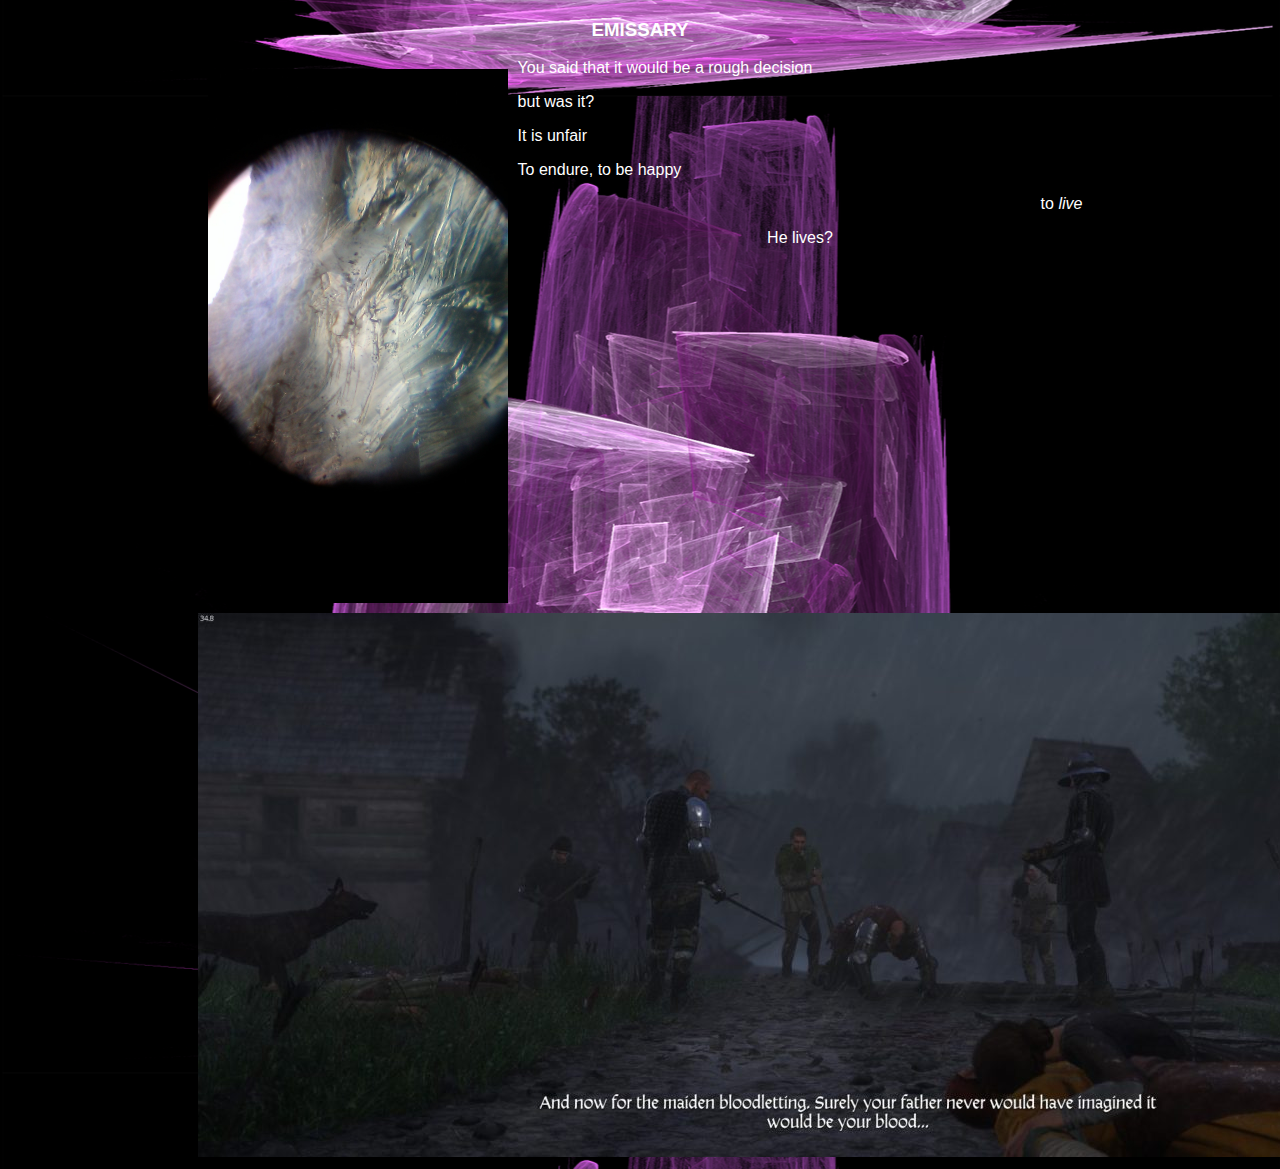
<file: index.html>
<!DOCTYPE html>
<html lang="en" dir="ltr">
  <head>
    <meta charset="utf-8">
    <link rel="icon" type="image/x-icon" href="/img/favicon-32x32.png"/>
    <link rel="stylesheet" type="text/css" href="style.css">
    <title>Flarf Poem</title>
  </head>
  <body>
    <h3>EMISSARY</h3>
    <div id="container">
      <img id="left" src="/img/gem.jpg">
      <p id="stanza1">You said that it would be a rough decision</p>
      <p id="stanza2">but was it?</p>
      <p id="stanza3">It is unfair</p>
      <p id="stanza4">To endure, to be happy</p>
      <p id="stanza5">to <i>live</i></p>
      <p id="stanza6">He lives?</p>
      <img src="/img/bloodletting.jpg">
    </div>
  </body>
</html>
</file>
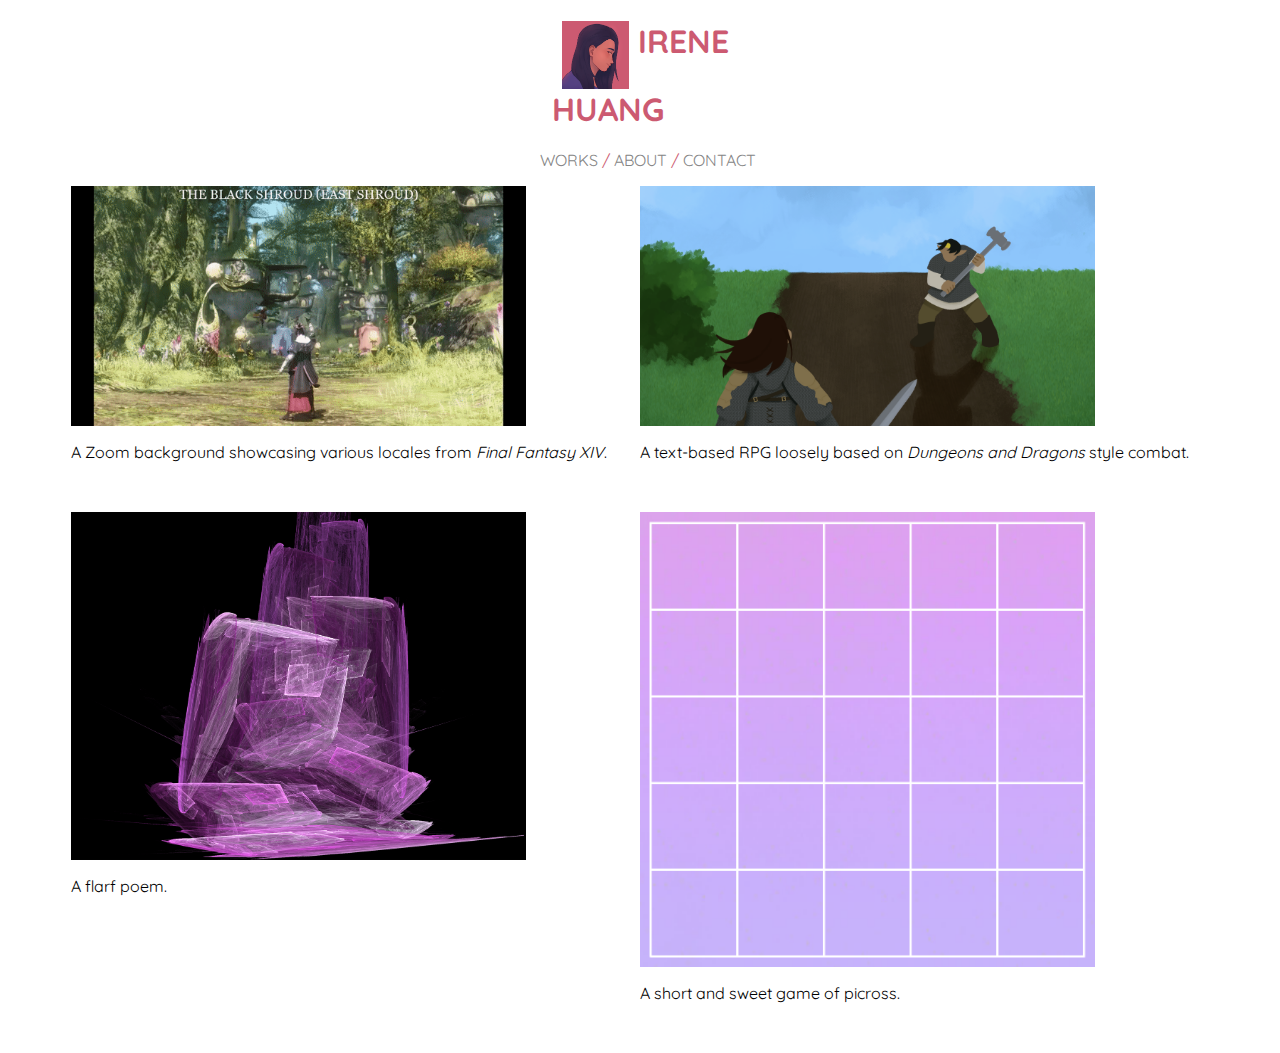
<file: personal-portfolio/index.html>
<!DOCTYPE HTML>
<html lang="en">

<head>
  <title>PORTFOLIO</title>
  <meta charset="UTF-8">
  <link rel="stylesheet" type="text/css" href="s.css">
  <link rel="stylesheet" href="https://fonts.googleapis.com/css?family=Quicksand">
</head>

<body>
  <div class="header">
    <div class="ugh">
      <img src="me.png">
      <h1>IRENE HUANG</h1>
    </div>
    <p><a href="index.html">WORKS</a> / <a href="a.html">ABOUT</a> / <a href="mailto:468sha@gmail.com">CONTACT</a></p>
  </div>
  <div class="main">
    <div class="left">
      <div class="content">
        <div class="container">
          <img src="zoom.gif">
          <a href="v.html">
            <div class="overlay">
              <div class="txt">SIGHTS OF THE SOURCE</div>
            </div>
          </a>
        </div>
        <p>A Zoom background showcasing various locales from <i>Final Fantasy XIV</i>.</p>
      </div>
      <div class="content">
        <div class="container">
          <img src="flarf.png">
          <a href="https://iihuangg.github.io" target="_blank">
            <div class="overlay">
              <div class="txt">EMISSARY</div>
            </div>
          </a>
        </div>
        <p>A flarf poem.</p>
      </div>
    </div>

    <div class="right">
      <div class="content">
        <div class="container">
          <img src="b.png">
          <a href="encounter.html" target="_blank">
            <div class="overlay">
              <div class="txt">ENCOUNTER</div>
            </div>
          </a>
        </div>
        <p>A text-based RPG loosely based on <i>Dungeons and Dragons</i> style combat.</p>
      </div>
      <div class="content">
        <div class="container">
          <img src="picross.png">
          <a href="p.html">
            <div class="overlay">
              <div class="txt">PICROSS PUZZLE</div>
            </div>
          </a>
        </div>
        <p>A short and sweet game of picross.</p>
      </div>
    </div>
  </div>
</body>

</html>
</file>
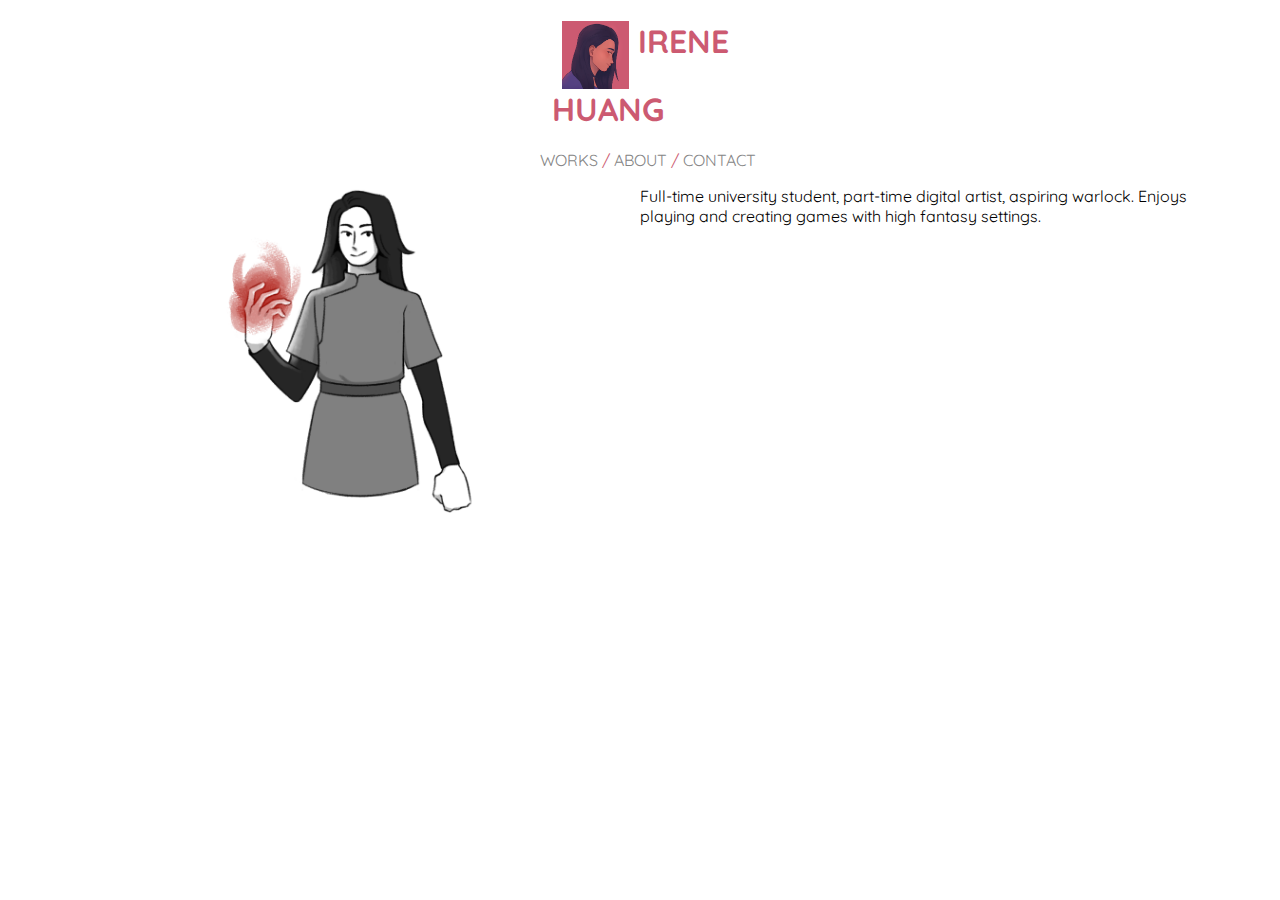
<file: personal-portfolio/a.html>
<!DOCTYPE HTML>
<html lang="en">

<head>
  <title>PORTFOLIO</title>
  <meta charset="UTF-8">
  <link rel="stylesheet" type="text/css" href="s.css">
  <link rel="stylesheet" href="https://fonts.googleapis.com/css?family=Quicksand">
</head>

<body>
  <div class="header">
    <div class="ugh">
      <img src="me.png">
      <h1>IRENE HUANG</h1>
    </div>
    <p><a href="index.html">WORKS</a> / <a href="a.html">ABOUT</a> / <a href="mailto:468sha@gmail.com">CONTACT</a></p>
  </div>

  <div class="main">
    <div class="left">
      <div class="content">
        <img src="me2.png" class="lol">
      </div>
    </div>

    <div class="right">
      <div class="content">
        <p>Full-time university student, part-time digital artist, aspiring warlock. Enjoys playing and creating games with high fantasy settings.</p>
      </div>
    </div>
  </div>
</body>

</html>
</file>
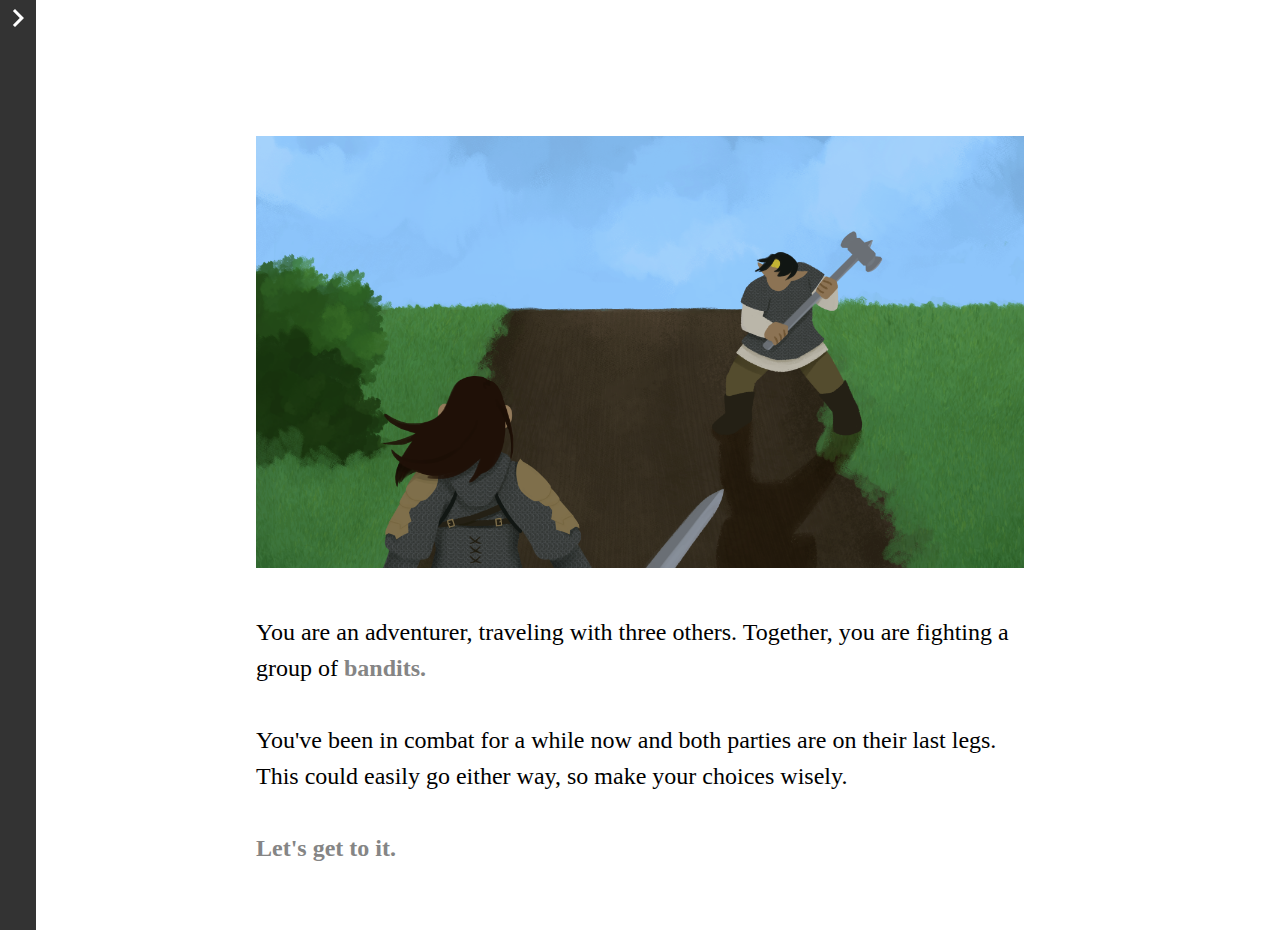
<file: personal-portfolio/encounter.html>
<!DOCTYPE html>
<html>
<head>
<meta charset="utf-8">
<title>encounter</title>
<style title="Twine CSS">@-webkit-keyframes appear{0%{opacity:0}to{opacity:1}}@keyframes appear{0%{opacity:0}to{opacity:1}}@-webkit-keyframes fade-in-out{0%,to{opacity:0}50%{opacity:1}}@keyframes fade-in-out{0%,to{opacity:0}50%{opacity:1}}@-webkit-keyframes rumble{50%{-webkit-transform:translateY(-0.2em);transform:translateY(-0.2em)}}@keyframes rumble{50%{-webkit-transform:translateY(-0.2em);transform:translateY(-0.2em)}}@-webkit-keyframes shudder{50%{-webkit-transform:translateX(0.2em);transform:translateX(0.2em)}}@keyframes shudder{50%{-webkit-transform:translateX(0.2em);transform:translateX(0.2em)}}@-webkit-keyframes box-flash{0%{background-color:white;color:white}}@keyframes box-flash{0%{background-color:white;color:white}}@-webkit-keyframes pulse{0%{-webkit-transform:scale(0, 0);transform:scale(0, 0)}20%{-webkit-transform:scale(1.2, 1.2);transform:scale(1.2, 1.2)}40%{-webkit-transform:scale(0.9, 0.9);transform:scale(0.9, 0.9)}60%{-webkit-transform:scale(1.05, 1.05);transform:scale(1.05, 1.05)}80%{-webkit-transform:scale(0.925, 0.925);transform:scale(0.925, 0.925)}to{-webkit-transform:scale(1, 1);transform:scale(1, 1)}}@keyframes pulse{0%{-webkit-transform:scale(0, 0);transform:scale(0, 0)}20%{-webkit-transform:scale(1.2, 1.2);transform:scale(1.2, 1.2)}40%{-webkit-transform:scale(0.9, 0.9);transform:scale(0.9, 0.9)}60%{-webkit-transform:scale(1.05, 1.05);transform:scale(1.05, 1.05)}80%{-webkit-transform:scale(0.925, 0.925);transform:scale(0.925, 0.925)}to{-webkit-transform:scale(1, 1);transform:scale(1, 1)}}@-webkit-keyframes shudder-in{0%, to{-webkit-transform:translateX(0em);transform:translateX(0em)}5%, 25%, 45%{-webkit-transform:translateX(-1em);transform:translateX(-1em)}15%, 35%, 55%{-webkit-transform:translateX(1em);transform:translateX(1em)}65%{-webkit-transform:translateX(-0.6em);transform:translateX(-0.6em)}75%{-webkit-transform:translateX(0.6em);transform:translateX(0.6em)}85%{-webkit-transform:translateX(-0.2em);transform:translateX(-0.2em)}95%{-webkit-transform:translateX(0.2em);transform:translateX(0.2em)}}@keyframes shudder-in{0%, to{-webkit-transform:translateX(0em);transform:translateX(0em)}5%, 25%, 45%{-webkit-transform:translateX(-1em);transform:translateX(-1em)}15%, 35%, 55%{-webkit-transform:translateX(1em);transform:translateX(1em)}65%{-webkit-transform:translateX(-0.6em);transform:translateX(-0.6em)}75%{-webkit-transform:translateX(0.6em);transform:translateX(0.6em)}85%{-webkit-transform:translateX(-0.2em);transform:translateX(-0.2em)}95%{-webkit-transform:translateX(0.2em);transform:translateX(0.2em)}}@-webkit-keyframes rumble-in{0%, to{-webkit-transform:translateY(0em);transform:translateY(0em)}5%, 25%, 45%{-webkit-transform:translateY(-1em);transform:translateY(-1em)}15%, 35%, 55%{-webkit-transform:translateY(1em);transform:translateY(1em)}65%{-webkit-transform:translateY(-0.6em);transform:translateY(-0.6em)}75%{-webkit-transform:translateY(0.6em);transform:translateY(0.6em)}85%{-webkit-transform:translateY(-0.2em);transform:translateY(-0.2em)}95%{-webkit-transform:translateY(0.2em);transform:translateY(0.2em)}}@keyframes rumble-in{0%, to{-webkit-transform:translateY(0em);transform:translateY(0em)}5%, 25%, 45%{-webkit-transform:translateY(-1em);transform:translateY(-1em)}15%, 35%, 55%{-webkit-transform:translateY(1em);transform:translateY(1em)}65%{-webkit-transform:translateY(-0.6em);transform:translateY(-0.6em)}75%{-webkit-transform:translateY(0.6em);transform:translateY(0.6em)}85%{-webkit-transform:translateY(-0.2em);transform:translateY(-0.2em)}95%{-webkit-transform:translateY(0.2em);transform:translateY(0.2em)}}@-webkit-keyframes slide-right{0%{-webkit-transform:translateX(-100vw);transform:translateX(-100vw)}}@keyframes slide-right{0%{-webkit-transform:translateX(-100vw);transform:translateX(-100vw)}}@-webkit-keyframes slide-left{0%{-webkit-transform:translateX(100vw);transform:translateX(100vw)}}@keyframes slide-left{0%{-webkit-transform:translateX(100vw);transform:translateX(100vw)}}@-webkit-keyframes slide-up{0%{-webkit-transform:translateY(100vh);transform:translateY(100vh)}}@keyframes slide-up{0%{-webkit-transform:translateY(100vh);transform:translateY(100vh)}}@-webkit-keyframes slide-down{0%{-webkit-transform:translateY(-100vh);transform:translateY(-100vh)}}@keyframes slide-down{0%{-webkit-transform:translateY(-100vh);transform:translateY(-100vh)}}@-webkit-keyframes flicker{0%,29%,31%,63%,65%,77%,79%,86%,88%,91%,93%{opacity:0}30%{opacity:0.2}64%{opacity:0.4}78%{opacity:0.6}87%{opacity:0.8}92%, to{opacity:1}}@keyframes flicker{0%,29%,31%,63%,65%,77%,79%,86%,88%,91%,93%{opacity:0}30%{opacity:0.2}64%{opacity:0.4}78%{opacity:0.6}87%{opacity:0.8}92%, to{opacity:1}}.debug-mode tw-expression[type=hookref]{background-color:rgba(115,123,140,0.15)}.debug-mode tw-expression[type=hookref]::after{font-size:0.8rem;padding-left:0.2rem;padding-right:0.2rem;vertical-align:top;content:"?" attr(name)}.debug-mode tw-expression[type=variable]{background-color:rgba(140,128,115,0.15)}.debug-mode tw-expression[type=variable]::after{font-size:0.8rem;padding-left:0.2rem;padding-right:0.2rem;vertical-align:top;content:"$" attr(name)}.debug-mode tw-expression[type=tempVariable]{background-color:rgba(140,128,115,0.15)}.debug-mode tw-expression[type=tempVariable]::after{font-size:0.8rem;padding-left:0.2rem;padding-right:0.2rem;vertical-align:top;content:"_" attr(name)}.debug-mode tw-expression[type=macro]:nth-of-type(4n+0){background-color:rgba(136,153,102,0.15)}.debug-mode tw-expression[type=macro]:nth-of-type(2n+1){background-color:rgba(102,153,102,0.15)}.debug-mode tw-expression[type=macro]:nth-of-type(4n+2){background-color:rgba(102,153,136,0.15)}.debug-mode tw-expression[type=macro][name="for"],.debug-mode tw-expression[type=macro][name="loop"],.debug-mode tw-expression[type=macro][name="print"],.debug-mode tw-expression[type=macro][name="enchant"],.debug-mode tw-expression[type=macro][name="display"]{background-color:rgba(0,170,255,0.1) !important}.debug-mode tw-expression[type=macro][name="if"],.debug-mode tw-expression[type=macro][name="if"]+tw-hook:not([name]),.debug-mode tw-expression[type=macro][name="unless"],.debug-mode tw-expression[type=macro][name="unless"]+tw-hook:not([name]),.debug-mode tw-expression[type=macro][name="elseif"],.debug-mode tw-expression[type=macro][name="elseif"]+tw-hook:not([name]),.debug-mode tw-expression[type=macro][name="else"],.debug-mode tw-expression[type=macro][name="else"]+tw-hook:not([name]){background-color:rgba(0,255,0,0.1) !important}.debug-mode tw-expression[type=macro][name="hidden"],.debug-mode tw-expression[type=macro].false{background-color:rgba(255,0,0,0.2) !important}.debug-mode tw-expression[type=macro][name="hidden"]+tw-hook:not([name]),.debug-mode tw-expression[type=macro].false+tw-hook:not([name]){display:none}.debug-mode tw-expression[type=macro][name="either"],.debug-mode tw-expression[type=macro][name="a"],.debug-mode tw-expression[type=macro][name="dm"],.debug-mode tw-expression[type=macro][name="ds"],.debug-mode tw-expression[type=macro][name="array"],.debug-mode tw-expression[type=macro][name^="sub"],.debug-mode tw-expression[type=macro][name="altered"],.debug-mode tw-expression[type=macro][name="count"],.debug-mode tw-expression[type=macro][name^="data"],.debug-mode tw-expression[type=macro][name="find"],.debug-mode tw-expression[type=macro][name$="ed"],.debug-mode tw-expression[type=macro][name$="-pass"],.debug-mode tw-expression[type=macro][name="range"],.debug-mode tw-expression[type=macro][name^="num"],.debug-mode tw-expression[type=macro][name^="str"],.debug-mode tw-expression[type=macro][name="text"],.debug-mode tw-expression[type=macro][name^="lower"],.debug-mode tw-expression[type=macro][name^="upper"],.debug-mode tw-expression[type=macro][name="words"],.debug-mode tw-expression[type=macro][name="ceil"],.debug-mode tw-expression[type=macro][name="floor"],.debug-mode tw-expression[type=macro][name="random"],.debug-mode tw-expression[type=macro][name="abs"],.debug-mode tw-expression[type=macro][name="cos"],.debug-mode tw-expression[type=macro][name="exp"],.debug-mode tw-expression[type=macro][name^="log"],.debug-mode tw-expression[type=macro][name="max"],.debug-mode tw-expression[type=macro][name="min"],.debug-mode tw-expression[type=macro][name="pow"],.debug-mode tw-expression[type=macro][name="sign"],.debug-mode tw-expression[type=macro][name="sin"],.debug-mode tw-expression[type=macro][name="sqrt"],.debug-mode tw-expression[type=macro][name="tan"],.debug-mode tw-expression[type=macro][name="round"],.debug-mode tw-expression[type=macro][name^="hsl"],.debug-mode tw-expression[type=macro][name^="rgb"]{background-color:rgba(255,255,0,0.2) !important}.debug-mode tw-expression[type=macro][name$="-game"],.debug-mode tw-expression[type=macro][name="move"],.debug-mode tw-expression[type=macro][name="put"],.debug-mode tw-expression[type=macro][name="set"]{background-color:rgba(255,128,0,0.2) !important}.debug-mode tw-expression[type=macro][name^="link"],.debug-mode tw-expression[type=macro][name$="-link"],.debug-mode tw-expression[type=macro][name="dropdown"],.debug-mode tw-expression[type=macro][name^="click"],.debug-mode tw-expression[type=macro][name="goto"],.debug-mode tw-expression[type=macro][name="undo"],.debug-mode tw-expression[type=macro][name^="mouseo"]{background-color:rgba(32,191,223,0.2) !important}.debug-mode tw-expression[type=macro][name^="replace"],.debug-mode tw-expression[type=macro][name^="prepend"],.debug-mode tw-expression[type=macro][name^="append"],.debug-mode tw-expression[type=macro][name="show"],.debug-mode tw-expression[type=macro][name^="remove"]{background-color:rgba(223,96,32,0.2) !important}.debug-mode tw-expression[type=macro][name="event"],.debug-mode tw-expression[type=macro][name="live"]{background-color:rgba(32,32,223,0.2) !important}.debug-mode tw-expression[type=macro][name="align"],.debug-mode tw-expression[type=macro][name^="colo"],.debug-mode tw-expression[type=macro][name="background"],.debug-mode tw-expression[type=macro][name="css"],.debug-mode tw-expression[type=macro][name="font"],.debug-mode tw-expression[type=macro][name="hook"],.debug-mode tw-expression[type=macro][name$="-style"],.debug-mode tw-expression[type=macro][name^="text-"],.debug-mode tw-expression[type=macro][name^="transition"],.debug-mode tw-expression[type=macro][name^="t8n"],.debug-mode tw-expression[type=macro][name="live"]{background-color:rgba(255,191,0,0.2) !important}.debug-mode tw-expression[type=macro]::before{content:"(" attr(name) ":)";padding:0 0.5rem;font-size:1rem;vertical-align:middle;line-height:normal;background-color:inherit;border:1px solid rgba(255,255,255,0.5)}.debug-mode tw-hook{background-color:rgba(0,85,255,0.1) !important}.debug-mode tw-hook::before{font-size:0.8rem;padding-left:0.2rem;padding-right:0.2rem;vertical-align:top;content:"["}.debug-mode tw-hook::after{font-size:0.8rem;padding-left:0.2rem;padding-right:0.2rem;vertical-align:top;content:"]"}.debug-mode tw-hook[name]::after{font-size:0.8rem;padding-left:0.2rem;padding-right:0.2rem;vertical-align:top;content:"]<" attr(name) "|"}.debug-mode tw-pseudo-hook{background-color:rgba(255,170,0,0.1) !important}.debug-mode tw-collapsed::before{font-size:0.8rem;padding-left:0.2rem;padding-right:0.2rem;vertical-align:top;content:"{"}.debug-mode tw-collapsed::after{font-size:0.8rem;padding-left:0.2rem;padding-right:0.2rem;vertical-align:top;content:"}"}.debug-mode tw-verbatim::before,.debug-mode tw-verbatim::after{font-size:0.8rem;padding-left:0.2rem;padding-right:0.2rem;vertical-align:top;content:"`"}.debug-mode tw-align[style*="text-align: center"]{background:linear-gradient(to right, rgba(255,204,189,0) 0%, rgba(255,204,189,0.25) 50%, rgba(255,204,189,0) 100%)}.debug-mode tw-align[style*="text-align: left"]{background:linear-gradient(to right, rgba(255,204,189,0.25) 0%, rgba(255,204,189,0) 100%)}.debug-mode tw-align[style*="text-align: right"]{background:linear-gradient(to right, rgba(255,204,189,0) 0%, rgba(255,204,189,0.25) 100%)}.debug-mode tw-column{background-color:rgba(189,228,255,0.2)}.debug-mode tw-enchantment{animation:enchantment 0.5s infinite;-webkit-animation:enchantment 0.5s infinite;border:1px solid}.debug-mode tw-link::after,.debug-mode tw-broken-link::after{font-size:0.8rem;padding-left:0.2rem;padding-right:0.2rem;vertical-align:top;content:attr(passage-name)}.debug-mode tw-include{background-color:rgba(204,128,51,0.1)}.debug-mode tw-include::before{font-size:0.8rem;padding-left:0.2rem;padding-right:0.2rem;vertical-align:top;content:attr(type) ' "' attr(title) '"'}@keyframes enchantment{0%,to{border-color:#ffb366}50%{border-color:#6fc}}@-webkit-keyframes enchantment{0%,to{border-color:#ffb366}50%{border-color:#6fc}}tw-debugger{position:fixed;box-sizing:border-box;bottom:0;right:0;z-index:999999;min-width:10em;min-height:1em;padding:0em 1em 1em 1em;font-size:1.25em;font-family:sans-serif;color:#000;border-left:solid #000 2px;border-top:solid #000 2px;border-top-left-radius:.5em;background:#fff;opacity:1}tw-debugger select{margin-right:1em;width:12em}tw-debugger button{border-radius:3px;border:solid #999 1px;margin:auto 4px;background-color:#fff;font-size:inherit;color:#000}tw-debugger button.enabled{background-color:#eee;box-shadow:inset #ddd 3px 5px 0.5em}tw-debugger .panel{display:-webkit-box;display:-webkit-flex;display:-moz-flex;display:-ms-flexbox;display:flex;-webkit-box-direction:normal;-webkit-box-orient:vertical;-webkit-flex-direction:column;-moz-flex-direction:column;-ms-flex-direction:column;flex-direction:column;position:absolute;bottom:100%;left:-2px;right:0;padding:1em;max-height:40vh;overflow-y:scroll;overflow-x:hidden;z-index:999998;background:#fff;border:inherit;border-bottom:solid #999 2px;border-top-left-radius:.5em;border-bottom-left-radius:.5em;font-size:0.8em}tw-debugger .panel:empty,tw-debugger .panel[hidden]{display:none}tw-debugger .panel table{border-spacing:0px}tw-debugger .variable-row{display:-webkit-box;display:-webkit-flex;display:-moz-flex;display:-ms-flexbox;display:flex;-webkit-box-direction:normal;-webkit-box-orient:horizontal;-webkit-flex-direction:row;-moz-flex-direction:row;-ms-flex-direction:row;flex-direction:row;flex-shrink:0}tw-debugger .variable-row:nth-child(2n){background:#EEE}tw-debugger .variable-name{display:inline-block;width:50%}tw-debugger .temporary-variable-scope{opacity:0.8;font-size:0.75em}tw-debugger .temporary-variable-scope::before{content:" in "}tw-debugger .global::before{content:"$"}tw-debugger .temporary::before{content:"_"}tw-debugger .variable-path{opacity:0.4}tw-debugger .variable-value{display:inline-block;width:50%}tw-debugger .error-row{background-color:rgba(230,101,204,0.3)}tw-debugger .error-row:nth-child(2n){background-color:rgba(237,145,219,0.3)}tw-debugger .error-row *{padding:0.25em 0.5em}tw-debugger .error-row .error-message{cursor:help}tw-debugger .panel-source{font-family:monospace;overflow-x:scroll;white-space:pre}tw-debugger .tabs{padding-bottom:0.5em}tw-debugger .tab{border-radius:0px 0px 0.5em 0.5em;border-top:none}tw-dialog{z-index:999997;position:fixed;left:auto;right:auto;bottom:auto;top:auto;border:#fff solid 2px;padding:2em;color:#fff;background-color:#000;display:block;max-width:50vw;max-height:75vh;overflow:hidden}tw-dialog input[type=text]{font-size:inherit;width:100%}tw-backdrop{z-index:999996;position:fixed;top:0;left:0;right:0;bottom:0;background-color:rgba(0,0,0,0.8);display:flex;align-items:center;justify-content:center}tw-link,.link,tw-icon,.enchantment-clickblock{cursor:pointer}tw-link,.enchantment-link{color:#4169E1;font-weight:bold;text-decoration:none;transition:color 0.2s ease-in-out}tw-passage tw-enchantment[style^="color"] tw-link:not(:hover),tw-passage tw-enchantment[style*=" color"] tw-link:not(:hover),tw-passage tw-enchantment[style^="color"] .enchantment-link:not(:hover),tw-passage tw-enchantment[style*=" color"] .enchantment-link:not(:hover){color:inherit}tw-link:hover,.enchantment-link:hover{color:#00bfff}tw-link:active,.enchantment-link:active{color:#DD4B39}.visited{color:#6941e1}tw-passage tw-enchantment[style^="color"] .visited:not(:hover),tw-passage tw-enchantment[style*=" color"] .visited:not(:hover){color:inherit}.visited:hover{color:#E3E}tw-broken-link{color:#993333;border-bottom:2px solid #993333;cursor:not-allowed}tw-passage tw-enchantment[style^="color"] tw-broken-link:not(:hover),tw-passage tw-enchantment[style*=" color"] tw-broken-link:not(:hover){color:inherit}.enchantment-mouseover{border-bottom:1px dashed #666}.enchantment-mouseout{border:rgba(64,149,191,0.25) 1px solid}.enchantment-mouseout:hover{background-color:rgba(64,149,191,0.25);border:transparent 1px solid;border-radius:0.2em}.enchantment-clickblock{box-shadow:inset 0 0 0 0.5vmax;display:block;color:rgba(65,105,225,0.5);transition:color 0.2s ease-in-out}.enchantment-clickblock:hover{color:rgba(0,191,255,0.5)}.enchantment-clickblock:active{color:rgba(222,78,59,0.5)}html{margin:0;height:100%;overflow-x:hidden}*,:before,:after{position:relative;box-sizing:inherit}body{margin:0;height:100%}tw-storydata{display:none}tw-story{display:-webkit-box;display:-webkit-flex;display:-moz-flex;display:-ms-flexbox;display:flex;-webkit-box-direction:normal;-webkit-box-orient:vertical;-webkit-flex-direction:column;-moz-flex-direction:column;-ms-flex-direction:column;flex-direction:column;font:100% Georgia, serif;box-sizing:border-box;width:100%;min-height:100%;font-size:1.5em;line-height:1.5em;padding:5% 20%;margin:0;overflow:hidden;background-color:#000;color:#fff}tw-story br[data-cons]{display:block;height:0;margin:0.8ex 0}tw-story select{background-color:transparent;font:inherit;border-style:solid;padding:2px}tw-story select:not([disabled]){color:inherit}tw-passage{display:block}tw-sidebar{left:-5em;width:3em;position:absolute;text-align:center;display:block}tw-icon{display:block;margin:0.5em 0;opacity:0.2;font-size:2.75em}tw-icon:hover{opacity:0.4}tw-hook:empty,tw-expression:empty{display:none}tw-error{display:inline-block;border-radius:0.2em;padding:0.2em;font-size:1rem;cursor:help}tw-error.error{background-color:rgba(223,58,190,0.4);color:#fff}tw-error.warning{background-color:rgba(223,140,58,0.4);color:#fff;display:none}.debug-mode tw-error.warning{display:inline}tw-error-explanation{display:block;font-size:0.8rem;line-height:1rem}tw-error-explanation-button{cursor:pointer;line-height:0em;border-radius:1px;border:1px solid black;font-size:0.8rem;margin:0 0.4rem;opacity:0.5}tw-error-explanation-button .folddown-arrowhead{display:inline-block}tw-notifier{border-radius:0.2em;padding:0.2em;font-size:1rem;background-color:rgba(223,182,58,0.4);display:none}.debug-mode tw-notifier{display:inline}tw-notifier::before{content:attr(message)}tw-colour{border:1px solid black;display:inline-block;width:1em;height:1em}h1{font-size:3em}h2{font-size:2.25em}h3{font-size:1.75em}h1,h2,h3,h4,h5,h6{line-height:1em;margin:0.3em 0 0.6em 0}pre{font-size:1rem;line-height:initial}small{font-size:70%}big{font-size:120%}mark{color:rgba(0,0,0,0.6);background-color:#ff9}ins{color:rgba(0,0,0,0.6);background-color:rgba(255,242,204,0.5);border-radius:0.5em;box-shadow:0em 0em 0.2em #ffe699;text-decoration:none}center{text-align:center;margin:0 auto;width:60%}blink{text-decoration:none;animation:fade-in-out 1s steps(1, end) infinite alternate;-webkit-animation:fade-in-out 1s steps(1, end) infinite alternate}tw-align{display:block}tw-columns{display:-webkit-box;display:-webkit-flex;display:-moz-flex;display:-ms-flexbox;display:flex;-webkit-box-direction:normal;-webkit-box-orient:horizontal;-webkit-flex-direction:row;-moz-flex-direction:row;-ms-flex-direction:row;flex-direction:row;-webkit-box-pack:justify;-ms-flex-pack:justify;-webkit-justify-content:space-between;-moz-justify-content:space-between;justify-content:space-between}tw-outline{color:white;text-shadow:-1px -1px 0 #000, 1px -1px 0 #000, -1px 1px 0 #000, 1px 1px 0 #000}tw-shadow{text-shadow:0.08em 0.08em 0.08em #000}tw-emboss{text-shadow:0.08em 0.08em 0em #000;color:white}tw-condense{letter-spacing:-0.08em}tw-expand{letter-spacing:0.1em}tw-blur{color:transparent;text-shadow:0em 0em 0.08em #000}tw-blurrier{color:transparent;text-shadow:0em 0em 0.2em #000}tw-blurrier::selection{background-color:transparent;color:transparent}tw-blurrier::-moz-selection{background-color:transparent;color:transparent}tw-smear{color:transparent;text-shadow:0em 0em 0.02em rgba(0,0,0,0.75),-0.2em 0em 0.5em rgba(0,0,0,0.5),0.2em 0em 0.5em rgba(0,0,0,0.5)}tw-mirror{display:inline-block;transform:scaleX(-1);-webkit-transform:scaleX(-1)}tw-upside-down{display:inline-block;transform:scaleY(-1);-webkit-transform:scaleY(-1)}tw-fade-in-out{text-decoration:none;animation:fade-in-out 2s ease-in-out infinite alternate;-webkit-animation:fade-in-out 2s ease-in-out infinite alternate}tw-rumble{-webkit-animation:rumble linear 0.1s 0s infinite;animation:rumble linear 0.1s 0s infinite;display:inline-block}tw-shudder{-webkit-animation:shudder linear 0.1s 0s infinite;animation:shudder linear 0.1s 0s infinite;display:inline-block}tw-shudder-in{animation:shudder-in 1s ease-out;-webkit-animation:shudder-in 1s ease-out}.transition-in{-webkit-animation:appear 0ms step-start;animation:appear 0ms step-start}.transition-out{-webkit-animation:appear 0ms step-end;animation:appear 0ms step-end}[data-t8n^=dissolve].transition-in{-webkit-animation:appear .8s;animation:appear .8s}[data-t8n^=dissolve].transition-out{-webkit-animation:appear .8s reverse;animation:appear .8s reverse}[data-t8n^=shudder].transition-in{display:inline-block;-webkit-animation:shudder-in .8s;animation:shudder-in .8s}[data-t8n^=shudder].transition-out{display:inline-block;-webkit-animation:shudder-in .8s reverse;animation:shudder-in .8s reverse}[data-t8n^=rumble].transition-in{display:inline-block;-webkit-animation:rumble-in .8s;animation:rumble-in .8s}[data-t8n^=rumble].transition-out{display:inline-block;-webkit-animation:rumble-in .8s reverse;animation:rumble-in .8s reverse}[data-t8n^=boxflash].transition-in{-webkit-animation:box-flash .8s;animation:box-flash .8s}[data-t8n^=pulse].transition-in{-webkit-animation:pulse .8s;animation:pulse .8s;display:inline-block}[data-t8n^=pulse].transition-out{-webkit-animation:pulse .8s reverse;animation:pulse .8s reverse;display:inline-block}[data-t8n^=slideleft].transition-in{-webkit-animation:slide-left .8s;animation:slide-left .8s;display:inline-block}[data-t8n^=slideleft].transition-out{-webkit-animation:slide-right .8s reverse;animation:slide-right .8s reverse;display:inline-block}[data-t8n^=slideright].transition-in{-webkit-animation:slide-right .8s;animation:slide-right .8s;display:inline-block}[data-t8n^=slideright].transition-out{-webkit-animation:slide-left .8s reverse;animation:slide-left .8s reverse;display:inline-block}[data-t8n^=slideup].transition-in{-webkit-animation:slide-up .8s;animation:slide-up .8s;display:inline-block}[data-t8n^=slideup].transition-out{-webkit-animation:slide-down .8s reverse;animation:slide-down .8s reverse;display:inline-block}[data-t8n^=slidedown].transition-in{-webkit-animation:slide-down .8s;animation:slide-down .8s;display:inline-block}[data-t8n^=slidedown].transition-out{-webkit-animation:slide-up .8s reverse;animation:slide-up .8s reverse;display:inline-block}[data-t8n^=flicker].transition-in{-webkit-animation:flicker .8s;animation:flicker .8s}[data-t8n^=flicker].transition-out{-webkit-animation:flicker .8s reverse;animation:flicker .8s reverse}[data-t8n$=fast]{animation-duration:.4s;-webkit-animation-duration:.4s}[data-t8n$=slow]{animation-duration:1.6s;-webkit-animation-duration:1.6s}
</style>
</head>

<body>

<tw-story></tw-story>

<tw-storydata name="encounter" startnode="1" creator="Twine" creator-version="2.3.9" ifid="591B9337-9332-498C-B00D-7BE11FB6C3BE" zoom="1" format="Harlowe" format-version="3.1.0" options="" hidden><style role="stylesheet" id="twine-user-stylesheet" type="text/twine-css">tw-story {
  background-color: #FFF;
  color: #000;
}

tw-sidebar {
  display: none;
}

tw-link {
  color: #858585;
}

tw-link:hover {
  color: #B8B8B8;
}

.tank tw-link {
  color: #485FD0;
}

.tank tw-link:hover {
  color: #9EAAE6;
}

.dps tw-link {
  color: #813B33;
}

.dps tw-link:hover {
  color: #BF685F;
}

.healer tw-link {
  color: #487B39;
}

.healer tw-link:hover {
  color: #79B865;
}

/**
 * Harlowe Audio Library (HAL), by Chapel, v2.2.1
 * for Harlowe 2.1.0 and higher
 * Released under the Unlicense, and dedicated to the public domain.
**/
#audio-overlay {
  position: fixed;
  top: 0;
  right: 0;
  left: 0;
  bottom: 0;
  z-index: 100000;
  background: #111
}

.lds-ring {
  display: block;
  position: relative;
  top: 20%;
  margin: auto;
  width: 20em;
  height: 20em
}

.lds-ring div {
  box-sizing: border-box;
  display: block;
  position: absolute;
  width: 18em;
  height: 18em;
  margin: 6px;
  border: 6px solid #fff;
  border-radius: 50%;
  -webkit-animation: lds-ring 1.2s cubic-bezier(.5, 0, .5, 1) infinite;
  animation: lds-ring 1.2s cubic-bezier(.5, 0, .5, 1) infinite;
  border-color: #fff transparent transparent transparent
}

.lds-ring div:nth-child(1) {
  -webkit-animation-delay: -.45s;
  animation-delay: -.45s
}

.lds-ring div:nth-child(2) {
  -webkit-animation-delay: -.3s;
  animation-delay: -.3s
}

.lds-ring div:nth-child(3) {
  -webkit-animation-delay: -.15s;
  animation-delay: -.15s
}

@-webkit-keyframes lds-ring {
  0% {
    -webkit-transform: rotate(0);
    transform: rotate(0)
  }

  100% {
    -webkit-transform: rotate(360deg);
    transform: rotate(360deg)
  }
}

@keyframes lds-ring {
  0% {
    -webkit-transform: rotate(0);
    transform: rotate(0)
  }

  100% {
    -webkit-transform: rotate(360deg);
    transform: rotate(360deg)
  }
}

input#audio-volume {
  width: 100%;
  margin: 2em 0
}

span#vol-title {
  position: relative;
  bottom: -1em;
  font-size: 1rem;
  float: left
}

tw-link#audio-mute {
  display: inline-block;
  padding: .3em;
  width: 90%;
  text-decoration: none;
  color: #111;
  background: #eee;
  -webkit-user-select: none;
  -moz-user-select: none;
  -ms-user-select: none;
  user-select: none;
  border: 1px solid #000
}

tw-link#audio-mute:hover {
  opacity: .8
}

tw-link#audio-mute:active {
  opacity: .6
}

tw-link#audio-mute span {
  display: inline-block;
  width: 1em;
  position: relative;
  height: 1em;
  top: .2em;
  background-image: url([data-uri]);
  background-size: contain
}

tw-link#audio-mute.muted span {
  right: 4px;
  background-image: url([data-uri])
}

div#audio-volume {
  float: left
}

div#audio-controls {
  font: 100% Georgia, serif;
  font-size: 1.5em;
  position: fixed;
  width: 8em;
  height: 100%;
  padding: 1em 2em;
  z-index: 10000;
  top: 0;
  left: 0;
  bottom: 0;
  background: #333;
  color: #eee;
  transition: left .3s;
  text-align: center
}

div#audio-controls.closed {
  left: -10.5em
}

div#audio-controls tw-link#audio-panel-toggle {
  display: inline-block;
  width: 1.5em;
  position: absolute;
  height: 1.5em;
  top: 0;
  right: 0;
  -webkit-user-select: none;
  -moz-user-select: none;
  -ms-user-select: none;
  user-select: none;
  text-decoration: none;
  background-image: url([data-uri]);
  background-size: contain
}

div#audio-controls.closed tw-link#audio-panel-toggle {
  background-image: url([data-uri])
}

@media screen and (max-width:800px) {
  div#audio-controls.closed {
    left: -12em
  }

  div#audio-controls.closed tw-link#audio-panel-toggle {
    right: -1.5em
  }
}

div#story-menu {
  margin: 1em 0
}

tw-link.story-menu {
  width: 100%;
  display: block;
  font-weight: 400;
  background: #ccc;
  font-size: .9em;
  padding: .1em 0;
  color: #111;
  border: 1px solid #333
}

tw-link.story-menu.hide {
  display: none
}

tw-link.story-menu:hover {
  opacity: .8
}

tw-link.story-menu:active {
  opacity: .6
}

input[type=range].hal {
  -webkit-appearance: none;
  width: 100%;
  margin: 2.25px 0
}

input[type=range].hal:focus {
  outline: 0
}

input[type=range].hal::-webkit-slider-runnable-track {
  width: 100%;
  height: 15.5px;
  cursor: pointer;
  box-shadow: .4px .4px 1px #000, 0 0 .4px #0d0d0d;
  background: #111;
  border-radius: 0;
  border: 0 solid #010101
}

input[type=range].hal::-webkit-slider-thumb {
  box-shadow: 0 0 2.2px rgba(17, 17, 17, .1), 0 0 0 rgba(30, 30, 30, .1);
  border: 0 solid #fff;
  height: 20px;
  width: 11px;
  border-radius: 0;
  background: rgba(255, 255, 255, .93);
  cursor: pointer;
  -webkit-appearance: none;
  margin-top: -2.25px
}

input[type=range].hal:focus::-webkit-slider-runnable-track {
  background: #444
}

input[type=range].hal::-moz-range-track {
  width: 100%;
  height: 15.5px;
  cursor: pointer;
  box-shadow: .4px .4px 1px #000, 0 0 .4px #0d0d0d;
  background: #111;
  border-radius: 0;
  border: 0 solid #010101
}

input[type=range].hal::-moz-range-thumb {
  box-shadow: 0 0 2.2px rgba(17, 17, 17, .1), 0 0 0 rgba(30, 30, 30, .1);
  border: 0 solid #fff;
  height: 20px;
  width: 11px;
  border-radius: 0;
  background: rgba(255, 255, 255, .93);
  cursor: pointer
}

input[type=range].hal::-ms-track {
  width: 100%;
  height: 15.5px;
  cursor: pointer;
  background: 0 0;
  border-color: transparent;
  color: transparent
}

input[type=range].hal::-ms-fill-lower {
  background: #000;
  border: 0 solid #010101;
  border-radius: 0;
  box-shadow: .4px .4px 1px #000, 0 0 .4px #0d0d0d
}

input[type=range].hal::-ms-fill-upper {
  background: #111;
  border: 0 solid #010101;
  border-radius: 0;
  box-shadow: .4px .4px 1px #000, 0 0 .4px #0d0d0d
}

input[type=range].hal::-ms-thumb {
  box-shadow: 0 0 2.2px rgba(17, 17, 17, .1), 0 0 0 rgba(30, 30, 30, .1);
  border: 0 solid #fff;
  height: 20px;
  width: 11px;
  border-radius: 0;
  background: rgba(255, 255, 255, .93);
  cursor: pointer;
  height: 15.5px
}

input[type=range].hal:focus::-ms-fill-lower {
  background: #111
}

input[type=range].hal:focus::-ms-fill-upper {
  background: #444
}

/** End of HAL code */</style><script role="script" id="twine-user-script" type="text/twine-javascript">/**
 * Harlowe Audio Library (HAL), by Chapel, v2.2.1
 * for Harlowe 2.1.0 and higher
 * Released under the Unlicense, and dedicated to the public domain.
 **/
;
! function(e) {
  (jQuery.browser = jQuery.browser || {}).mobile = /(android|bb\d+|meego).+mobile|avantgo|bada\/|blackberry|blazer|compal|elaine|fennec|hiptop|iemobile|ip(hone|od)|iris|kindle|lge |maemo|midp|mmp|mobile.+firefox|netfront|opera m(ob|in)i|palm( os)?|phone|p(ixi|re)\/|plucker|pocket|psp|series(4|6)0|symbian|treo|up\.(browser|link)|vodafone|wap|windows ce|xda|xiino/i.test(e) || /1207|6310|6590|3gso|4thp|50[1-6]i|770s|802s|a wa|abac|ac(er|oo|s\-)|ai(ko|rn)|al(av|ca|co)|amoi|an(ex|ny|yw)|aptu|ar(ch|go)|as(te|us)|attw|au(di|\-m|r |s )|avan|be(ck|ll|nq)|bi(lb|rd)|bl(ac|az)|br(e|v)w|bumb|bw\-(n|u)|c55\/|capi|ccwa|cdm\-|cell|chtm|cldc|cmd\-|co(mp|nd)|craw|da(it|ll|ng)|dbte|dc\-s|devi|dica|dmob|do(c|p)o|ds(12|\-d)|el(49|ai)|em(l2|ul)|er(ic|k0)|esl8|ez([4-7]0|os|wa|ze)|fetc|fly(\-|_)|g1 u|g560|gene|gf\-5|g\-mo|go(\.w|od)|gr(ad|un)|haie|hcit|hd\-(m|p|t)|hei\-|hi(pt|ta)|hp( i|ip)|hs\-c|ht(c(\-| |_|a|g|p|s|t)|tp)|hu(aw|tc)|i\-(20|go|ma)|i230|iac( |\-|\/)|ibro|idea|ig01|ikom|im1k|inno|ipaq|iris|ja(t|v)a|jbro|jemu|jigs|kddi|keji|kgt( |\/)|klon|kpt |kwc\-|kyo(c|k)|le(no|xi)|lg( g|\/(k|l|u)|50|54|\-[a-w])|libw|lynx|m1\-w|m3ga|m50\/|ma(te|ui|xo)|mc(01|21|ca)|m\-cr|me(rc|ri)|mi(o8|oa|ts)|mmef|mo(01|02|bi|de|do|t(\-| |o|v)|zz)|mt(50|p1|v )|mwbp|mywa|n10[0-2]|n20[2-3]|n30(0|2)|n50(0|2|5)|n7(0(0|1)|10)|ne((c|m)\-|on|tf|wf|wg|wt)|nok(6|i)|nzph|o2im|op(ti|wv)|oran|owg1|p800|pan(a|d|t)|pdxg|pg(13|\-([1-8]|c))|phil|pire|pl(ay|uc)|pn\-2|po(ck|rt|se)|prox|psio|pt\-g|qa\-a|qc(07|12|21|32|60|\-[2-7]|i\-)|qtek|r380|r600|raks|rim9|ro(ve|zo)|s55\/|sa(ge|ma|mm|ms|ny|va)|sc(01|h\-|oo|p\-)|sdk\/|se(c(\-|0|1)|47|mc|nd|ri)|sgh\-|shar|sie(\-|m)|sk\-0|sl(45|id)|sm(al|ar|b3|it|t5)|so(ft|ny)|sp(01|h\-|v\-|v )|sy(01|mb)|t2(18|50)|t6(00|10|18)|ta(gt|lk)|tcl\-|tdg\-|tel(i|m)|tim\-|t\-mo|to(pl|sh)|ts(70|m\-|m3|m5)|tx\-9|up(\.b|g1|si)|utst|v400|v750|veri|vi(rg|te)|vk(40|5[0-3]|\-v)|vm40|voda|vulc|vx(52|53|60|61|70|80|81|83|85|98)|w3c(\-| )|webc|whit|wi(g |nc|nw)|wmlb|wonu|x700|yas\-|your|zeto|zte\-/i.test(e.substr(0, 4))
}(navigator.userAgent || navigator.vendor || window.opera),
function() {
  "use strict";
  window.Fast = {
    filter: function(e, t) {
      for (var o = e.length, n = [], a = 0; a < o; a++) t(e[a], a, e) && n.push(e[a]);
      return n
    },
    forEach: function(e, t) {
      for (var o = e.length, n = 0; n < o; n++) t(e[n], n, e)
    },
    map: function(e, t) {
      for (var o = e.length, n = new Array(o), a = 0; a < o; a++) n[a] = t(e[a], a, e);
      return n
    },
    find: function(e, t) {
      for (var o = e.length, n = 0; n < o; n++)
        if (t(e[n], n, e)) return e[n]
    },
    findIndex: function(e, t) {
      for (var o = e.length, n = 0; n < o; n++)
        if (t(e[n], n, e)) return n;
      return -1
    },
    some: function(e, t) {
      for (var o = e.length, n = 0; n < o; n++)
        if (t(e[n], n, e)) return !0;
      return !1
    }
  }
}(), window.Chapel = window.Chapel || {}, window.Chapel.options = {
    preload: !0,
    loadDelay: 0,
    muteOnBlur: !0,
    startingVol: .5,
    persistPrefs: !0,
    globalA: !0,
    showControls: !0,
    sidebarStartClosed: !0,
    volumeDisplay: !1,
    trackLoadLimit: 500,
    totalLoadLimit: 8e3,
    debug: !1
  }, window.Chapel.debug = function() {
    Chapel.options.debug && console.log.apply(null, arguments)
  },
  function() {
    "use strict";
    var n = $("tw-storydata"),
      o = /(.+?):(.+)/,
      t = /[\r\n]+/,
      a = /^["']/,
      r = /["']$/;

    function e(e) {
      return Fast.map(Fast.filter(e.split(t), function(e) {
        return e && e.trim() && e.includes(":")
      }), function(e) {
        return e.trim()
      })
    }

    function i(e) {
      return e.trim().replace(a, "").replace(r, "").trim()
    }

    function s(e) {
      var t = e.match(o);
      return t instanceof Array ? {
        key: i(t[1]),
        value: i(t[2])
      } : e
    }
    var u, l, c, p = n.find('tw-passagedata[name="hal.tracks"]'),
      d = null;
    p.length && (u = e(p.text()), l = [], c = [], Fast.forEach(u, function(e) {
      var t, o = s(e);
      "string" == typeof o && c.push(o), l.push([o.key, (t = o.value, Fast.map(t.split(","), i))])
    }), c.length && console.error("Some track definitions could not be parsed:\n" + c.join("\n") + "\nPlease check these definitions and try again."), d = new Map(l));
    var m, h, f = n.find('tw-passagedata[name="hal.config"]'),
      g = null;

    function y(e) {
      var t = n.attr("format-version");
      if (e) return t;
      var o = t.split(".")[0],
        o = Number(o);
      return Number.isNaN(o) && (o = 3), o < 1 && (o = 3), o
    }
    f.length && (m = e(f.text()), h = {}, Fast.forEach(Fast.map(m, function(e) {
      return s(e)
    }), function(e) {
      h[e.key] = e.value
    }), g = h), g && Fast.forEach(Object.keys(g), function(e) {
      var t = e,
        o = h[e],
        n = typeof Chapel.options[e];
      "boolean" == n ? "true" === o ? Chapel.options[t] = !0 : "false" === o && (Chapel.options[t] = !1) : "number" == n ? (o = Number(o), Number.isNaN(o) || (Chapel.options[t] = o)) : "string" == n && o && (Chapel.options[t] = o)
    });
    var w = require("macros");
    if (window.Chapel = window.Chapel || {}, window.Chapel.Macros = {
        add: function(n) {
          n && "object" == typeof n && Fast.forEach(Object.keys(n), function(e) {
            var t, o;
            o = n[t = e], w.add(t, function() {
              var e = [].slice.call(arguments).slice(1),
                t = o.apply(null, e);
              return "string" == typeof t || "boolean" == typeof t || "number" == typeof t ? t : ""
            }, w.TypeSignature.zeroOrMore(w.TypeSignature.Any))
          })
        }
      }, window.Chapel.Get = {
        version: y(),
        isHarlowe3OrLater: 3 <= y(),
        storyTitle: n.attr("name"),
        IFID: n.attr("ifid"),
        fromPassage: d
      }, Chapel.debug("Harlowe Version -> ", y(!0)), Chapel.debug("Harlowe Major Version -> ", Chapel.Get.version), Chapel.debug("Story Title -> ", Chapel.Get.storyTitle), Chapel.debug("Story IFID -> ", Chapel.Get.IFID), Chapel.Get.version < 2) throw new Error("The Harlowe Audio Library is only designed to work with Harlowe 2 and 3; you appear to be using Harlowe 1 or an otherwise invalid story format.", "get.js -> initialization", 176);
    Chapel.options.storagekey = "%%hal-" + Chapel.Get.IFID + "-{" + Chapel.Get.storyTitle + "}", Chapel.debug("Storage Key -> ", Chapel.options.storagekey)
  }(),
  function() {
    "use strict";
    var t = Chapel.options,
      e = function(e, t) {
        if (window.localStorage) try {
          e = "" + e, "string" != typeof t && (t = JSON.stringify(t)), window.localStorage.setItem(e, t)
        } catch (e) {
          console.error(e)
        }
      },
      o = function(e) {
        if (window.localStorage) try {
          return e = "" + e, window.localStorage.getItem(e)
        } catch (e) {
          console.error(e)
        }
      },
      n = function(e) {
        if (window.localStorage) try {
          e = "" + e, window.localStorage.removeItem(e)
        } catch (e) {
          console.error(e)
        }
      },
      a = {
        loaded: [],
        classes: {},
        master: {
          volume: t.startingVol,
          mute: !1
        },
        groups: {
          playing: [],
          looping: [],
          custom: {}
        },
        mute: function(e) {
          a.master.mute = !!e, $(document).trigger({
            type: ":master-mute",
            mute: !!e
          })
        },
        isMuted: function() {
          return !!a.master.mute
        },
        volume: function(e) {
          e = Number(e), Number.isNaN(e) || (1 < e ? e = 1 : e < 0 && (e = 0), a.master.volume = e), $(document).trigger({
            type: ":master-volume",
            volume: e
          })
        },
        getVolume: function() {
          return a.master.volume
        },
        stopAll: function() {
          a.classes.Track && Fast.forEach(a.classes.Track.list, function(e) {
            e.stop()
          })
        },
        audioPlaying: function() {
          return !!a.groups.playing.length
        },
        savePrefs: function() {
          e(t.storagekey, a.master)
        },
        loadPrefs: function() {
          var e = o(t.storagekey);
          e && "object" == typeof e && e.hasOwnProperty("volume") && "number" == typeof e.volume && e.hasOwnProperty("mute") && "boolean" == typeof e.volume && (delete a.master, a.master = e)
        },
        clearPrefs: function() {
          n(t.storagekey)
        }
      },
      r = {
        track: [":available", ":loaded", ":play", ":stop", ":mute", ":volume"],
        master: [":master-mute", ":master-volume"]
      };
    var i = r.track.concat(r.master);

    function s(e, t) {
      if (!e || "string" != typeof e || !e.trim()) return null;
      var o = Fast.filter(Fast.map(e.split(" "), function(e) {
        return ":" !== (e = e.split(".")[0])[0] && (e = ":" + e), e + ".userland"
      }), function(e) {
        return t ? i.includes(e) : r.track.includes(e)
      }).join(" ");
      return o && o.trim() ? o : null
    }
    a.data = {
      parseEvent: s,
      bail: function(e) {
        throw new Error(e, "audio.js -> bail()", 140)
      }
    }, a.on = function(e, t) {
      t && "function" == typeof t ? (e = s(e, !0)) && $(document).on(e, t) : console.error("Chapel.Audio.on() -> invalid callback")
    }, a.one = function(e, t) {
      t && "function" == typeof t ? (e = s(e, !0)) && $(document).one(e, t) : console.error("Chapel.Audio.one() -> invalid callback")
    }, a.off = function(e) {
      (e = s(e, !0)) && $(document).off(e)
    }, t.persistPrefs && ($(document).on(":master-mute", a.savePrefs), $(document).on(":master-volume", a.savePrefs)), $(document).on(":play", function(e) {
      e.track.addToGroup("playing")
    }), $(document).on(":stop", function(e) {
      e.track.removeFromGroup("playing")
    }), t.muteOnBlur && $(window).on("blur", function() {
      a.isMuted() || (a.mute(!0), $(window).one("focus", function() {
        a.mute(!1)
      }))
    }), a.parseEvent = s, window.Chapel = window.Chapel || {}, window.Chapel.Audio = a
  }(),
  function() {
    "use strict";
    var r = Chapel.Audio,
      o = r.data.pareEvent,
      a = r.data.bail,
      i = Chapel.options,
      t = $(document.createElement("div")).attr("id", "audio-container").css("display", "none").appendTo(document.body),
      s = {
        aac: "audio/aac",
        caf: "audio/x-caf",
        "x-caf": "audio/x-caf",
        mp3: 'audio/mpeg; codecs="mp3"',
        mpeg: 'audio/mpeg; codecs="mp3"',
        m4a: "audio/mp4",
        mp4: "audio/mp4",
        "x-m4a": "audio/mp4",
        "x-mp4": "audio/mp4",
        oga: "audio/ogg",
        ogg: "audio/ogg",
        opus: 'audio/ogg; codecs="opus"',
        wav: "audio/wav",
        wave: "audio/wav",
        weba: "audio/webm",
        webm: "audio/webm"
      };

    function u(e, t, o) {
      this instanceof u || a("Track: called without `new` operator"), e || a("Track: no id specified"), "string" != typeof e && a("Track: track id is not a string"), t && (!Array.isArray(t) || t.length) || a("Track: no sources specified"), o ? t = [].slice.call(arguments).slice(1) : "string" == typeof t && (t = [t]);
      var n = $(document.createElement("audio"));
      Fast.forEach(t, function(e) {
        var t, o;
        $(document.createElement("source")).attr({
          src: e,
          type: (t = e.split("."), (o = t[t.length - 1]).includes("?") && (o = o.split("?")[0]), o = o.toLowerCase().trim(), Object.keys(s).includes(o) || a('Track: unsupported file type "' + o + '"'), s[o])
        }).appendTo(n)
      }), n.attr({
        "data-track": "id",
        "data-volume": 1,
        "data-mute": !1
      }).one("canplaythrough.hal", function() {
        r.loaded.push(e)
      }), i.preload && n.attr("preload", "auto"), n[0].volume = +r.master.volume, this.id = e, this.$el = n, this.unwrap = n[0], this.sources = t
    }
    Object.assign(u, {
      list: [],
      is: function(e) {
        return e instanceof u
      },
      has: function(t) {
        return Fast.some(u.list, function(e) {
          return e.id === t
        })
      },
      emit: function(e, t) {
        $(document).trigger({
          type: e,
          track: t
        }), t.emit(e)
      },
      add: function(e, t, o) {
        o && (t = [].slice.call(arguments).slice(1));
        var n = new u(e, t);
        return u.list.push(n), n.$el.on("canplay", function() {
          u.emit(":available", n)
        }), n.$el.on("canplaythrough", function() {
          u.emit(":loaded", n)
        }), n.attach(), n
      },
      renew: function() {
        Fast.forEach(u.list, function(e) {
          e.mute(e.isMuted()), e.volume(e.getVolume())
        })
      },
      getIdx: function(t) {
        return Fast.findIndex(u.list, function(e) {
          return e.id === t
        })
      },
      get: function(t) {
        var e = Fast.find(u.list, function(e) {
          return e.id === t
        });
        if (!e) throw new ReferenceError('There is no track with the id "' + t + '". Please check your spelling and capitalization.', "track.js -> Track.get()", 155);
        return e
      },
      removeFromDOM: function(e) {
        "string" == typeof e && (e = u.get(e)), e && u.is(e) ? e.unattach() : t.remove()
      },
      _runOnMultiple: function(e, t, o) {
        e instanceof Array && u.prototype.hasOwnProperty(t) && Fast.forEach(u.list, function(e) {
          u.is(e) || (e = u.get(e) || null), e && e[t].apply(e, o && o instanceof Array ? o : [])
        })
      }
    }), Object.assign(u.prototype, {
      constructor: u,
      emit: function(e) {
        this.$el.trigger({
          type: e,
          track: this
        })
      },
      clone: function() {
        return new u(this.id, this.sources)
      },
      isAttached: function() {
        return $.contains(t[0], this.unwrap)
      },
      attach: function() {
        return this.isAttached() || this.$el.appendTo(t), this
      },
      unattach: function() {
        return this.isAttached() && this.$el.remove(), this
      },
      isPlaying: function() {
        return !this.unwrap.paused
      },
      play: function() {
        var e = this;
        return this.unwrap.play(), u.emit(":play", this), this.$el.on("ended", function() {
          e.unwrap.loop || (e.unwrap.currentTime = 0, u.emit(":stop", e))
        }), this
      },
      playWhenPossible: function() {
        var t = this;
        return this.unwrap.play().then(function() {
          u.emit(":play", t), t.$el.on("ended", function() {
            t.unwrap.loop || (t.unwrap.currentTime = 0, u.emit(":stop", t))
          })
        }, function(e) {
          $(document).one("click mousedown keydown touchstart", function() {
            t.play()
          })
        }).catch(function(e) {
          console.error(e)
        }), this
      },
      forcePlay: function() {
        var e = this,
          t = $(document.createElement("a")).css("display", "none").appendTo(document.body).on("click", function() {
            e.play()
          });
        setTimeout(function() {
          t.trigger("click")
        }, safeAudioStart)
      },
      pause: function() {
        return this.unwrap.pause(), u.emit(":pause", this), this
      },
      stop: function() {
        return this.unwrap.pause(), this.unwrap.currentTime = 0, u.emit(":stop", this), this
      },
      mute: function(e) {
        return e = !!e, this.$el.attr("data-mute", e), r.master.mute ? this.unwrap.muted = !0 : this.unwrap.muted = e, u.emit(":mute", this), this
      },
      isMuted: function() {
        var e = this.$el.attr("data-mute");
        return "boolean" == typeof e ? e : "false" !== e
      },
      toggleMute: function() {
        return this.mute(!this.isMuted()), this
      },
      volume: function(e) {
        return e = Number(e), Number.isNaN(e) || (1 < e ? e = 1 : e < 0 && (e = 0), this.$el.attr("data-volume", e), this.unwrap.volume = e * r.master.volume), u.emit(":volume", this), this
      },
      getVolume: function() {
        return Number(this.$el.attr("data-volume"))
      },
      addToGroup: function(e, t) {
        var o = this,
          n = t ? r.groups.custom[e] : r.groups[e];
        return Fast.some(n, function(e) {
          return o.id === e.id
        }) || n.push(this), this
      },
      removeFromGroup: function(e, t) {
        var o = this,
          n = t ? r.groups.custom[e] : r.groups[e],
          a = Fast.findIndex(n, function(e) {
            return e.id && e.id === o.id
          });
        return n.splice(a, 1), this
      },
      loop: function(e) {
        return this.unwrap.loop = !!e, this.unwrap.loop ? this.addToGroup("looping") : this.removeFromGroup("looping"), this
      },
      isLooping: function() {
        return !!this.unwrap.loop
      },
      toggleLoop: function() {
        return this.loop(!this.isLooping()), this
      },
      seek: function(e) {
        return e < 0 ? e = this.unwrap.duration - e : e > this.unwrap.duration && (e = this.unwrap.duration), this.unwrap.currentTime = e, this
      },
      fadeIn: function(e) {
        var t = this;
        e = e || 1;
        var o = this.getVolume();
        return this.volume(0), this.play(), this.$el.animate({
          volume: o * r.master.volume
        }, 1e3 * e, function() {
          t.volume(o), u.emit(":volume", t), u.emit(":fade", t)
        }), this
      },
      fadeOut: function(e) {
        e = e || 1;
        var t = this,
          o = this.getVolume();
        return this.$el.animate({
          volume: 0
        }, 1e3 * e, function() {
          t.stop(), t.volume(o), u.emit(":volume", t), u.emit(":fade", t)
        }), this
      },
      fadeTo: function(e, t) {
        var o = this;
        if (e = e || 1, t = Number(t), !Number.isNaN(t)) return 1 < t ? t = 1 : t < 0 && (t = 0), this.$el.animate({
          volume: t * r.master.volume
        }, 1e3 * e, function() {
          o.volume(t), u.emit(":volume", o), u.emit(":fade", o)
        }), this;
        alert("ivalid volume level")
      },
      delay: function(e, t) {
        var o = this;
        "function" == typeof t && (e = Number(e), (Number.isNaN(e) || e < 0) && (e = 0), setTimeout(function() {
          t.call(o, o, e)
        }, e))
      },
      on: function(e, t) {
        if (!t || "function" != typeof t) return console.error("<track>.on() -> invalid callback"), this;
        (e = o(e)) && this.$el.on(e, t)
      },
      one: function(e, t) {
        if (!t || "function" != typeof t) return console.error("<track>.one() -> invalid callback"), this;
        (e = o(e)) && this.$el.one(e, t)
      },
      off: function(e) {
        (e = o(e)) && this.$el.off(e)
      }
    }), r.classes.Track = u, r.newTrack = function() {
      try {
        return u.add.apply(null, arguments)
      } catch (e) {
        console.error(e.message), alert("Error in A.newTrack() -> see the console for more information.")
      }
    }, r.track = function(e) {
      try {
        return u.get(e)
      } catch (e) {
        console.error(e.message), alert("Error in A.track() -> see the console for more information.")
      }
    }, $(document).on(":master-mute", u.renew), $(document).on(":master-volume", u.renew)
  }(),
  function() {
    "use strict";
    var i = Chapel.Audio,
      s = i.classes.Track,
      o = (i.data._extend, /(play)?list:(.+)/i);
    i.createGroup = function(e, t, o) {
      var n, a, r = o ? [].slice.call(arguments).slice(1) : t;
      n = e, (a = r) && Array.isArray(a) || (a = []), i.groups.custom[n] = Fast.map(a, function(e) {
        return s.get(e)
      })
    }, i.group = function(e) {
      if (!(this instanceof i.group)) return new i.group(e);
      if (Object.keys(i.groups.custom).includes(e)) this.members = i.groups.custom[e];
      else {
        if (!(i.groups[e] && i.groups[e] instanceof Array)) throw new ReferenceError('There is no group with the id "' + id + '". Please check your spelling and capitalization.', "group.js -> A.group()", 29);
        this.members = i.groups[e]
      }
      var t;
      !o.test(e) || (t = e.match(o)[2]) && t.trim() && (this.members = i.playlist(t).tracks), Array.isArray(this.members) || (this.members = [], console.error('Could not find members for track group "' + e + '"!'))
    }, Object.assign(i.group, {
      is: function(e) {
        return this instanceof i.group
      },
      _runOnAll: function(e, t, o, n) {
        null != n ? o = [].slice.call(arguments).slice(2) : o instanceof Array || (o = [o]);
        var a = [e.members, t, o];
        s._runOnMultiple.apply(null, a)
      }
    }), Object.assign(i.group.prototype, {
      constructor: i.group,
      _run: function() {
        i.group._runOnAll.apply(null, [this].concat([].slice.call(arguments)))
      },
      play: function() {
        return this._run("play"), this
      },
      pause: function() {
        return this._run("pause"), this
      },
      stop: function() {
        return this._run("stop"), this
      },
      mute: function(e) {
        return this._run("mute", e), this
      },
      volume: function(e) {
        return this._run("volume", e), this
      },
      loop: function(e) {
        return this._run("loop", e), this
      }
    })
  }(),
  function() {
    "use strict";
    var e = Chapel.Audio,
      r = e.classes.Track;
    e.data._extend;

    function n(e, t) {
      if (!(this instanceof n)) return new n(e, t);
      this.id = e, this.tracks = t.map(function(e) {
        return r.get(e)
      }), this.looping = !1, this.current = "", this.playing = !1
    }
    Object.assign(n, {
      list: {},
      is: function(e) {
        return e instanceof n
      },
      add: function(e, t, o) {
        return o && (t = [].slice.call(arguments).slice(1)), n.list[e] = new n(e, t), n.list[e]
      },
      _runOnAll: function(e, t, o, n) {
        null != n ? o = [].slice.call(arguments).slice(2) : o instanceof Array || (o = [o]);
        var a = [e.tracks, t, o];
        r._runOnMultiple.apply(null, a)
      }
    }), Object.assign(n.prototype, {
      constructor: n,
      clone: function() {
        return new n(this.id, this.tracks.map(function(e) {
          return e.id
        }))
      },
      _run: function() {
        n._runOnAll.apply(null, [this].concat([].slice.call(arguments)))
      },
      volume: function(e) {
        return this._run("volume", e), this
      },
      mute: function(e) {
        return this._run("mute", e), this
      },
      shuffle: function() {
        for (var e, t, o = this.tracks, n = o.length - 1; 0 < n; n--) e = Math.floor(Math.random() * (n + 1)), t = o[n], o[n] = o[e], o[e] = t;
        return this.tracks = o, this
      },
      random: function() {
        return this.tracks[Math.floor(Math.random() * this.tracks.length)]
      },
      isPlaying: function() {
        return this.playing
      },
      nowPlaying: function() {
        return r.get(this.current)
      },
      play: function(e) {
        var t = this;
        if ((e = e || (t.current ? Fast.findIndex(t.tracks, function(e) {
            return e.id === t.current
          }) : 0)) >= t.tracks.length && t.looping) e = 0;
        else if (e >= t.tracks.length) return t.current = "", void(t.playing = !1);
        var o = t.tracks[e],
          n = o.isLooping();
        return o.loop(!1), o.play(), t.playing = !0, setTimeout(function() {
          o.isPlaying() || (t.playing = !1)
        }, 20), t.current = o.id, o.$el.one("ended.playlist", function() {
          e++, o.loop(n), t.play(e)
        }), t
      },
      loop: function(e) {
        return this.looping = !!e, this
      },
      isLooping: function() {
        return this.looping
      },
      stop: function() {
        var e;
        return this.current && this.isPlaying() ? (e = this.nowPlaying()) && (e.stop(), e.$el.off(".playlist")) : this._run("stop"), this.current = "", this.playing = !1, this
      },
      pause: function() {
        var e;
        return this.current && this.isPlaying() && ((e = this.nowPlaying()) && e.pause()), this.playing = !1, this
      }
    }), e.classes.Playlist = n, e.createPlaylist = function() {
      try {
        n.add.apply(null, arguments)
      } catch (e) {
        console.error(e.message), alert("Error in A.createPlaylist() -> see the console for more information.")
      }
    }, e.playlist = function(e) {
      try {
        var t = n.list[e] || null;
        if (!t) throw new ReferenceError('There is no playlist with the id "' + e + '". Please check your spelling and capitalization.', "list.js -> A.playlist()", 171);
        return t
      } catch (e) {
        console.error(e.message), alert("Error in A.createPlaylist() -> see the console for more information.")
      }
    }
  }(),
  function() {
    "use strict";
    var t = Chapel.Audio,
      o = t.classes.Track,
      n = t.classes.Playlist;

    function a(t, o) {
      if ("object" != typeof o) throw new TypeError("Invalid extension.", "extensions.js -> _extend()", 8);
      Fast.forEach(Object.keys(o), function(e) {
        if (void 0 !== t[e]) throw new Error('Invalid extension: cannot clobber existing property "' + e + '".', "extensions.js -> _extend()", 8);
        t[e] = o[e]
      })
    }
    t.extend = function(e) {
      a(Audio, e)
    }, o.extend = function(e) {
      a(o, e)
    }, o.extendPrototype = function(e) {
      a(o.prototype, e)
    }, t.extendTrack = o.extend, t.extendTrackProto = o.extendPrototype, t.group.extend = function(e) {
      a(t.group, e)
    }, t.group.extendPrototype = function(e) {
      a(t.group.prototype, e)
    }, t.extendGroup = t.group.extend, t.extendGroupProto = t.group.extendPrototype, n.extend = function(e) {
      a(n, e)
    }, n.extendPrototype = function(e) {
      a(n.prototype, e)
    }, t.extendPlaylist = n.extend, t.extendPlaylistProto = n.extendPrototype
  }(),
  function() {
    "use strict";
    var e, t, o, n, a, r, i, s, u = Chapel.options;
    u.showControls && (e = $(document.createElement("div")).attr("id", "story-menu").css("display", "none"), t = $(document.createElement("span")).attr("id", "vol-title").append("Volume"), u.volumeDisplay || t.css("display", "none"), o = $(document.createElement("input")).attr({
      id: "audio-volume",
      type: "range",
      min: 1,
      max: 99,
      step: 1,
      title: "Volume"
    }).addClass("hal"), (n = Math.trunc(100 * window.Chapel.Audio.master.volume)) < 0 ? n = 0 : 100 < n && (n = 100), o.attr("value", n), a = function(e) {
      void 0 === e && (e = o.val()), t.empty().append("Volume " + e)
    }, o.on("input", function() {
      window.Chapel.Audio.volume($(this).val() / 100), a($(this).val())
    }), r = $(document.createElement("tw-link")).attr({
      id: "audio-mute",
      title: "Mute"
    }).append("Mute <span></span>").on("click", function(e) {
      e.preventDefault(), $(this).toggleClass("muted"), Chapel.Audio.mute(!Chapel.Audio.isMuted())
    }), Chapel.Audio.isMuted() && r.addClass("muted"), i = $(document.createElement("tw-link")).attr("id", "audio-panel-toggle").on("click", function(e) {
      e.preventDefault(), s.toggleClass("closed")
    }), s = $(document.createElement("div")).attr("id", "audio-controls").append(e, t, o, r, i).appendTo(document.body), u.sidebarStartClosed && s.addClass("closed"), window.Chapel = window.Chapel || {}, window.Chapel.Audio = window.Chapel.Audio || {}, window.Chapel.Audio.controls = {
      $panel: s,
      $volume: o,
      $mute: r,
      $user: e,
      close: function() {
        s.addClass("closed")
      },
      open: function() {
        s.removeClass("closed")
      },
      toggle: function() {
        s.toggleClass("closed")
      },
      hide: function() {
        s.css("display", "none")
      },
      show: function() {
        s.css("display", "block")
      },
      updateVolume: a
    })
  }(),
  function() {
    "use strict";
    var s = Chapel.options,
      t = State,
      e = $(document.createElement("div")).attr("id", "audio-overlay").css("display", "none").appendTo(document.body);

    function o() {
      e.css("display", "block").append('<div class="lds-ring"><div></div><div></div><div></div><div></div></div>')
    }

    function u() {
      e.fadeOut(function() {
        e.empty()
      })
    }
    window.Chapel = window.Chapel || {}, window.Chapel.Audio = window.Chapel.Audio || {}, window.Chapel.Audio.loadScreen = {
      show: o,
      dismiss: u,
      kill: function() {
        $("#audio-overlay").remove()
      }
    }, window.Chapel.Audio.$overlay = e, window.Chapel.Audio.preload = function() {
      var a, e, r, i;
      Chapel.debug("This is a mobile browser -> ", $.browser.mobile), t.pastLength || t.futureLength || $.browser.mobile || ($(document).ready(function() {
        o()
      }), a = 100 + s.loadDelay, e = Chapel.Audio.classes.Track.list, r = Chapel.Audio.loaded, e.length ? (i = Fast.map(e, function(e) {
        return e.id
      }), 0 < s.totalLoadLimit && setTimeout(function() {
        u()
      }, s.totalLoadLimit), function e() {
        var t, o, n;
        i.length ? (t = i.shift(), r.includes(t) ? e() : (o = Chapel.Audio.classes.Track.get(t)).unwrap.readyState < 2 ? (n = !1, o.$el.one("canplaythrough.hal", function() {
          e(), n = !0
        }), setTimeout(function() {
          n || (o.$el.off("canplaythrough.hal"), e())
        }, s.trackLoadLimit)) : (r.includes(t) || r.push(t), e())) : setTimeout(u, a)
      }()) : setTimeout(u, a))
    }
  }(),
  function() {
    "use strict";
    var o = Chapel.options.storagekey + "_hal_restart_";
    Chapel.debug("HAL Session Key -> ", o);
    var e, t, n = (window.sessionStorage ? (Chapel.debug("Session Storage Available"), e = function(e, t) {
      window.sessionStorage.setItem(o + e, t)
    }, t = function(e) {
      return window.sessionStorage.getItem(o + e)
    }) : (Chapel.debug("Session Storage Unavailable"), e = function() {}, t = function() {}, console.warn("Session storage is unavailable...")), {
      save: e,
      load: t
    });
    window.Chapel.Audio.state = {
      _store: n,
      saveTracks: function() {
        var e;
        try {
          e = Fast.map(Chapel.Audio.classes.Track.list, function(e) {
            return {
              id: e.id,
              sources: e.sources
            }
          }), Chapel.debug("Session Saved (Tracks) -> ", e), e = JSON.stringify(e), n.save("tracks", e)
        } catch (e) {
          console.error(e.message)
        }
      },
      loadTracks: function() {
        var e;
        try {
          e = (e = n.load("tracks")) && JSON.parse(e), Array.isArray(e) && e.length && (Chapel.debug("Session Loaded (Tracks) -> ", e), Fast.forEach(e, function(e) {
            e.id && e.sources && !Chapel.Audio.classes.Track.has(e.id) ? Chapel.Audio.newTrack.apply(null, [e.id].concat(e.sources)) : Chapel.debug("Track reloading skipped.")
          }))
        } catch (e) {
          console.error(e.message)
        }
      },
      savePlaylists: function() {
        try {
          var o = Chapel.Audio.classes.Playlist.list,
            e = Fast.map(Object.keys(o), function(e) {
              var t = {};
              return t.tracks = Fast.map(o[e].tracks, function(e) {
                return e.id
              }), t.id = o[e].id, t
            });
          Chapel.debug("Session Saved (Playlists) -> ", e), e = JSON.stringify(e), n.save("playlists", e)
        } catch (e) {
          console.error(e.message)
        }
      },
      loadPlaylists: function() {
        var e;
        try {
          (e = (e = n.load("playlists")) && JSON.parse(e)) && Array.isArray(e) && e.length && (Chapel.debug("Session Loaded (Playlists) -> ", e), Fast.forEach(e, function(e) {
            e.id && e.tracks && Chapel.Audio.createPlaylist(e.id, e.tracks)
          }))
        } catch (e) {
          console.error(e.message)
        }
      },
      saveGroups: function() {
        var t;
        try {
          t = {}, Fast.forEach(Object.keys(Chapel.Audio.groups.custom), function(e) {
            t[e] = Fast.map(Chapel.Audio.groups.custom[e], function(e) {
              return "string" == typeof e ? e : e.id
            })
          }), Chapel.debug("Session Saved (Groups) -> ", t), t = JSON.stringify(t), n.save("groups", t)
        } catch (e) {
          console.error(e.message)
        }
      },
      loadGroups: function() {
        var t;
        try {
          (t = (t = n.load("groups")) && JSON.parse(t)) && "object" == typeof t && (Chapel.debug("Session Loaded (Groups) -> ", t), Fast.forEach(Object.keys(t), function(e) {
            Fast.map(t[e], function(e) {
              return Chapel.Audio.classes.Track.get(e)
            })
          }), Chapel.Audio.groups.custom = t)
        } catch (e) {
          console.error(e.message)
        }
      }
    }
  }(),
  function() {
    "use strict";
    var e = Chapel.options;
    e.globalA && void 0 === window.A && (Chapel.debug("Created global A interface."), window.A = window.Chapel.Audio), Chapel.Get.fromPassage && (Chapel.debug("Loading tracks from track def special passage -> ", Chapel.Get.fromPassage), Chapel.Get.fromPassage.forEach(function(e, t) {
      Chapel.Audio.newTrack.apply(null, [t].concat(e))
    })), $(document).on("unload", function() {
      Chapel.debug("User Prefs Saved"), window.Chapel.Audio.savePrefs()
    }), Chapel.Audio.classes.Track.renew(), Chapel.Audio.controls && Chapel.Audio.controls.updateVolume(), Chapel.Get.isHarlowe3OrLater && ($(window).on("unload", function() {
      Chapel.debug("HAL State Saved"), Chapel.Audio.state.saveTracks(), Chapel.Audio.state.savePlaylists(), Chapel.Audio.state.saveGroups()
    }), Chapel.debug("HAL State Loaded"), Chapel.Audio.state.loadTracks(), Chapel.Audio.state.loadPlaylists(), Chapel.Audio.state.loadGroups()), e.persistPrefs && (Chapel.debug("User Prefs Loaded"), Chapel.Audio.loadPrefs())
  }(),
  function() {
    "use strict";
    var s, u, e, l, t;
    Chapel.options.showControls && (s = Engine, u = Chapel.Audio.controls.$user, e = function() {
      return "none" !== u.css("display")
    }, l = function() {
      return e() || u.css("display", "block"), u
    }, t = function() {
      return e() && u.css("display", "none"), u
    }, Chapel.Audio.menu = {
      hide: t,
      show: l,
      isShown: e,
      links: {
        add: function(e, t, o) {
          var n, a;
          if (!e || "string" != typeof e) {
            var r = "undefined";
            return alert(r), void console.error(r)
          }
          o || "function" != typeof t ? (t && "string" == typeof t && (n = t), o && "function" == typeof o && (a = o)) : (a = t, n = null);
          var i = $(document.createElement("tw-link")).append(e).attr({
            tabindex: "0",
            name: e.toLowerCase().trim()
          }).on("click", function() {
            n && s.goToPassage(n), a && a()
          }).addClass("story-menu").appendTo(u);
          return l(), i
        },
        clear: function() {
          return u.empty(), t()
        },
        hide: function(e) {
          e = e.toLowerCase().trim(), $('tw-link.story-menu[name="' + e + '"]').addClass("hide")
        },
        show: function(e) {
          e = e.toLowerCase().trim(), $('tw-link.story-menu[name="' + e + '"]').removeClass("hide")
        },
        toggle: function(e) {
          e = e.toLowerCase().trim(), $('tw-link.story-menu[name="' + e + '"]').toggleClass("hide")
        },
        remove: function(e) {
          e = e.toLowerCase().trim(), $('tw-link.story-menu[name="' + e + '"]').remove()
        }
      }
    })
  }(),
  function() {
    "use strict";
    var n = Chapel.Audio;

    function o(e) {
      return e && "function" == typeof e
    }

    function a(e, t) {
      if (!e || "string" != typeof e) return null;
      switch (e = e.toLowerCase().trim()) {
        case "isplaying":
          e = "isPlaying";
          break;
        case "playwhenpossible":
          e = "playWhenPossible";
          break;
        case "ismuted":
          e = "isAMuted";
          break;
        case "togglemute":
          e = "toggleMute";
          break;
        case "getvolume":
          e = "getVolume";
          break;
        case "islooping":
          e = "isLooping";
          break;
        case "toggleloop":
          e = "toggleLoop";
          break;
        case "fadein":
          e = "fadeIn";
          break;
        case "fadeout":
          e = "fadeOut";
          break;
        case "fadeto":
          e = "fadeTo";
          break;
        case "stopall":
          e = "stopAll"
      }
      if ("isPlaying" === e && "master" === t && (e = "audioPlaying"), "group" === t) {
        if (o(n.group.prototype[e])) return e
      } else if ("master" === t) {
        if (o(n[e])) return e
      } else if (o(n.classes[t].prototype[e])) return e;
      throw new ReferenceError('Cannot run the command: "' + e + '" on the API "' + t + '". The command may be invalid, or this may be a bug in HAL.', "macros.js -> getCommand()", 10)
    }
    var e = {
      newtrack: function() {
        var e = [].slice.call(arguments);
        try {
          return n.newTrack.apply(null, e)
        } catch (e) {
          alert("Error in the (newtrack:) macro: " + e.message)
        }
      },
      newplaylist: function(e, t) {
        t = [].slice.call(arguments).slice(1);
        try {
          return n.createPlaylist(e, t)
        } catch (e) {
          alert("Error in the (newplaylist:) macro: " + e.message)
        }
      },
      newgroup: function(e, t) {
        t = [].slice.call(arguments).slice(1);
        try {
          return n.createGroup(e, t)
        } catch (e) {
          alert("Error in the (newgroup:) macro: " + e.message)
        }
      },
      masteraudio: function(e) {
        try {
          return e = a(e, "master"), n[e].apply(null, [].slice.call(arguments).slice(1))
        } catch (e) {
          alert("Error in the (masteraudio:) macro: " + e.message)
        }
      },
      track: function(e, t) {
        try {
          var o = n.track(e);
          return o[t = a(t, "Track")].apply(o, [].slice.call(arguments).slice(2))
        } catch (e) {
          alert("Error in the (track:) macro: " + e.message)
        }
      },
      playlist: function(e, t) {
        try {
          var o = n.playlist(e);
          return o[t = a(t, "Playlist")].apply(o, [].slice.call(arguments).slice(2))
        } catch (e) {
          alert("Error in the (playlist:) macro: " + e.message)
        }
      },
      group: function(e, t) {
        try {
          var o = n.group(e);
          return o[t = a(t, "group")].apply(o, [].slice.call(arguments).slice(2))
        } catch (e) {
          alert("Error in the (group:) macro: " + e.message)
        }
      }
    };
    window.Chapel.Macros.add(e)
  }();
/** End of HAL code */</script><tw-passagedata pid="1" name="opening" tags="" position="399,200" size="100,100">(track: &#39;bg&#39;, &#39;loop&#39;, true)
(track: &#39;bg&#39;, &#39;playwhenpossible&#39;)
&lt;img src=&quot;./b.png&quot; width=&quot;100%&quot;&gt;

You are an adventurer, traveling with three others. Together, you are fighting a group of (link-reveal: &quot;bandits.&quot;)[

There are five of them, all with the same yellow bandana tied around their heads. You&#39;ve heard about them before in passing, mentioned by people of the previous town. The Orson Raiders, they&#39;re called. From what you know, this group is only a small fraction of their people.]

You&#39;ve been in combat for a while now and both parties are on their last legs. This could easily go either way, so make your choices wisely.

[[Let&#39;s get to it.-&gt;class]]</tw-passagedata><tw-passagedata pid="2" name="backstory" tags="" position="199,398" size="100,100">

[[Let&#39;s get to it.-&gt;class]] </tw-passagedata><tw-passagedata pid="3" name="class" tags="" position="400,398" size="100,100">What role will you play? Will you be your party&#39;s &lt;span class=&quot;tank&quot;&gt;[[defense-&gt;tank]]&lt;/span&gt;, &lt;span class=&quot;dps&quot;&gt;[[offense-&gt;dps]]&lt;/span&gt;, or &lt;span class=&quot;healer&quot;&gt;[[healer]]&lt;/span&gt;?</tw-passagedata><tw-passagedata pid="4" name="tank" tags="" position="600,399" size="100,100">What fuels you? A &lt;span class=&quot;tank&quot;&gt;[[storm of emotion-&gt; barbarian]]&lt;/span&gt; or a &lt;span class=&quot;tank&quot;&gt;[[noble oath-&gt; paladin]]&lt;/span&gt;?</tw-passagedata><tw-passagedata pid="5" name="dps" tags="" position="298,598" size="100,100">Do you fight with at a range with &lt;span class=&quot;dps&quot;&gt;[[powerful magic-&gt;sorcerer]]&lt;/span&gt; or up close and personal using &lt;span class=&quot;dps&quot;&gt;[[stealth and guile-&gt;rogue]]&lt;/span&gt;?</tw-passagedata><tw-passagedata pid="6" name="healer" tags="" position="500,599" size="100,100">Do you draw your power from &lt;span class=&quot;healer&quot;&gt;[[nature-&gt; druid]]&lt;/span&gt; or a &lt;span class=&quot;healer&quot;&gt;[[higher power-&gt; cleric]]&lt;/span&gt;?</tw-passagedata><tw-passagedata pid="7" name=" barbarian" tags="" position="801,498" size="100,100">You are a barbarian.</tw-passagedata><tw-passagedata pid="8" name=" paladin" tags="" position="800,300" size="100,100">You are a paladin.</tw-passagedata><tw-passagedata pid="9" name=" druid" tags="" position="499,799" size="100,100">You are a druid. There are few who revere the natural world as much as you, and fewer still who can harness her power to use as your own.</tw-passagedata><tw-passagedata pid="10" name=" cleric" tags="" position="699,799" size="100,100">You are a cleric. A great deity has bestowed you with magicks divine.</tw-passagedata><tw-passagedata pid="11" name="sorcerer" tags="" position="99,799" size="100,100">You are a sorcerer. Unlike other mages, your magic is innate, coursing through every inch of your body.

That said, the well of magic within you is fast approaching depletion. You only have it in you to cast one last spell before you&#39;re out of energy for the day.</tw-passagedata><tw-passagedata pid="12" name="betrayal" tags="" position="1101,400" size="100,100"></tw-passagedata><tw-passagedata pid="13" name="rogue" tags="" position="301,799" size="100,100">You are a rogue. Your job is to keep to the shadows and strike when your opponents least expect it. It&#39;s exactly what you&#39;re doing right now.

You&#39;re well hidden in the foliage, waiting for an opportune moment to land the final blow on the group&#39;s leader. You reckon if he&#39;s killed, the rest of them will scatter, panicking without someone to direct their every action.

If you &lt;span class=&quot;dps&quot;&gt;[[act now-&gt;attack]]&lt;/span&gt;, you might be able to take him down. He looks weakened, a single blow might be all it takes to finish him for good. Might. If it doesn&#39;t, you&#39;re sure to be his next target. But your paladin looks to be on death&#39;s door, and once he&#39;s down, the rest of you will quickly follow.

Alternatively, you can &lt;span class=&quot;dps&quot;&gt;[[wait]]&lt;/span&gt;. If you wait it out, your allies will have weakened the leader further, if not killed him outright. Whether or not that&#39;s before he fatally wounds your paladin, you&#39;re unsure of.
(set: $counter to 15)
You have |amount&gt;[$counter] seconds to decide.
(live: 1s)[ (set: $counter to it - 1) (if: $counter is 0)[(go-to: &quot;wait&quot;)](replace: ?amount)[$counter] ]</tw-passagedata><tw-passagedata pid="14" name="attack" tags="" position="200,1000" size="100,100">(track: &#39;slash&#39;, &#39;play&#39;)
(set: _mainhand to (random: 2, 12))
(set: _offhand to (random: 1, 6))
(if: _mainhand &gt;= 12) [&quot;Now or never,&quot; you think to yourself.

You spring forth from your hiding spot and attack. The blade of your shortsword meets his neck and you down him with one quick motion.

As expected, the rest of the bandits flee at the sight of their leader dead on the ground.

You emerge victorious. Your party has seen better days for sure, but at least all of you are still up to tell the tale.

&lt;span class=&quot;dps&quot;&gt;[[Play again.-&gt;opening]]&lt;/span&gt;] (else:) [(if: _mainhand + _offhand &gt;= 12)[&quot;Now or never,&quot; you think to yourself.

You spring forth from your hiding spot and attack, but you&#39;re too loud in your approach. He notices you and whips around, attempting to block your attacks with his arm, which you manage to lodge one of your shortswords in.

Before he has time to get a hit on you, you bring your other sword to his throat and plunge.

He drops. Thank the gods.

As expected, the rest of the bandits flee at the sight of their leader dead on the ground.

You emerge victorious. Your party has seen better days for sure, but at least all of you are still up to tell the tale.

&lt;span class=&quot;dps&quot;&gt;[[Play again.-&gt;opening]]&lt;/span&gt;] (else:) [&quot;Now or never,&quot; you think to yourself.

You spring forth from your hiding spot and attack. Or at least you try to, but he moves all too suddenly and your blade catches the rings of his chainmail instead.

Quickly, using your off-hand, you slash at his arm, cutting across his bicep.

He roars in pain, but doesn&#39;t go down. Shit.

His attention is fully on you now, everything around you seems to slow as you watch him swing his warhammer in your direction.

You can only hope that the next attack will kill him.

&lt;span class=&quot;dps&quot;&gt;[[Restart.-&gt;opening]]&lt;/span&gt;]]</tw-passagedata><tw-passagedata pid="15" name="wait" tags="" position="400,999" size="100,100">(track: &#39;impact&#39;, &#39;play&#39;)
(set: $sorc to (random: 3, 12) + 3)
(if: $sorc &gt;= 12) [The bandit leader slams his warhammer into your paladin&#39;s chest, but not before your sorcerer blasts him with focused arcane energy.

The force of the magic pierces his armor and knocks him onto the ground. He doesn&#39;t get back up.

As expected, the rest of the bandits flee at the sight of their leader dead on the ground.

Quickly, your cleric rushes towards your paladin. She mutters a few words of prayer as she places her hands over the worst of your paladin&#39;s wounds. You see her hands glow with holy energy, and before long your paladin regains consciousness.

You emerge victorious. Your party has seen better days for sure, but at least all of you are still alive to tell the tale.] (else:) [The bandit leader slams his warhammer into your paladin&#39;s chest, but not before your sorcerer blasts him with focused arcane energy.

It&#39;s not powerful enough to take him down, but he&#39;s badly hurt, recoiling from the pain. This could be your chance. Your last chance, by the looks of it.

&lt;span class=&quot;dps&quot;&gt;[[Attack him.-&gt;attack2]]&lt;/span&gt;
(set: $counter to 6)
(live: 1s)[ (set: $counter to it - 1) (if: $counter is 0)[(go-to: &quot;wait2&quot;)](replace: ?amount)[$counter] ]]</tw-passagedata><tw-passagedata pid="16" name="wait2" tags="" position="601,999" size="100,100">Your inaction has cost you.

Your paladin staggers, then crumples to the ground from the force of the warhammer&#39;s blow.

The bandit leader barks an order, sending his lackeys to take care of the sorcerer while he finishes the cleric before she can even think about getting the paladin back up.

{
[It won&#39;t take long before they find you.]&lt;timed-append|
(live: 6s)[(stop:)(append: ?timed-append)[&lt;br&gt;&lt;br&gt;One of the bandits spots you crouched in the bushes. She yells and motions for the others to come. You have but a few moments left.]]
(live: 12s)[(stop:)(append: ?timed-append)[&lt;br&gt;&lt;br&gt;You hear them fast approaching. Your end is near. In your final moments, you think about what you could&#39;ve done different. Maybe if you had been quicker.]]
(live:15s)[(stop:)(append: ?timed-append)[&lt;br&gt;&lt;br&gt;&lt;span class=&quot;dps&quot;&gt;[[Restart.-&gt;opening]]&lt;/span&gt;]]
}</tw-passagedata><tw-passagedata pid="17" name="hal.tracks" tags="" position="201,99" size="100,100">bg: ./sb_worldofmagic.mp3
impact: ./impact_sfx.mp3
slash: ./slash_sfx.mp3</tw-passagedata><tw-passagedata pid="18" name="attack2" tags="" position="299,1199" size="100,100">(track: &#39;slash&#39;, &#39;play&#39;)
(set: _mainhand to (random: 2, 12))
(set: _offhand to (random: 1, 6))
(if: _mainhand &gt;= 12 - $sorc) [&quot;Now or never,&quot; you think to yourself.

You spring forth from your hiding spot and attack. The blade of your shortsword meets his neck and you down him with one quick motion.

As expected, the rest of the bandits flee at the sight of their leader dead on the ground.

Quickly, your cleric rushes towards your paladin. She mutters a few words of prayer as she places her hands over the worst of your paladin&#39;s wounds. You see her hands glow with holy energy, and before long your paladin regains consciousness.

You emerge victorious. Your party has seen better days for sure, but at least all of you are still alive to tell the tale.

&lt;span class=&quot;dps&quot;&gt;[[Play again.-&gt;opening]]&lt;/span&gt;] (else:) [(if: _mainhand + _offhand &gt;= 12 - $sorc)[&quot;Now or never,&quot; you think to yourself.

You spring forth from your hiding spot and attack, but you&#39;re too loud in your approach. He notices you and whips around, attempting to block your attacks with his arm, which you manage to lodge one of your shortswords in.

Before he has time to get a hit on you, you bring your other sword to his throat and plunge.

He drops. Thank the gods.

As expected, the rest of the bandits flee at the sight of their leader dead on the ground.

Quickly, your cleric rushes towards your paladin. She mutters a few words of prayer as she places her hands over the worst of your paladin&#39;s wounds. You see her hands glow with holy energy, and before long your paladin regains consciousness.

You emerge victorious. Your party has seen better days for sure, but at least all of you are still alive to tell the tale.

&lt;span class=&quot;dps&quot;&gt;[[Play again.-&gt;opening]]&lt;/span&gt;] (else:) [&quot;Now or never,&quot; you think to yourself.

You spring forth from your hiding spot and attack. Or at least you try to, but he moves all too suddenly and your blade catches the rings of his chainmail instead.

Quickly, using your off-hand, you slash at his arm, cutting across his bicep.

He roars in pain, but doesn&#39;t go down. Shit.

His attention is fully on you now, everything around you seems to slow as you watch him swing his warhammer in your direction.

You can only hope that the next attack will kill him.

&lt;span class=&quot;dps&quot;&gt;[[Restart.-&gt;opening]]&lt;/span&gt;]]</tw-passagedata></tw-storydata>

<script title="Twine engine code" data-main="harlowe">"use strict";function _defineProperty(e,t,n){return t in e?Object.defineProperty(e,t,{value:n,enumerable:!0,configurable:!0,writable:!0}):e[t]=n,e}function _toConsumableArray(e){if(Array.isArray(e)){for(var t=0,n=Array(e.length);t<e.length;t++)n[t]=e[t];return n}return Array.from(e)}var _slicedToArray=function(){function e(e,t){var n=[],r=!0,i=!1,o=void 0;try{for(var a,s=e[Symbol.iterator]();!(r=(a=s.next()).done)&&(n.push(a.value),!t||n.length!==t);r=!0);}catch(e){i=!0,o=e}finally{try{!r&&s.return&&s.return()}finally{if(i)throw o}}return n}return function(t,n){if(Array.isArray(t))return t;if(Symbol.iterator in Object(t))return e(t,n);throw new TypeError("Invalid attempt to destructure non-iterable instance")}}(),_typeof="function"==typeof Symbol&&"symbol"==typeof Symbol.iterator?function(e){return typeof e}:function(e){return e&&"function"==typeof Symbol&&e.constructor===Symbol&&e!==Symbol.prototype?"symbol":typeof e};!function(){/**
 * @license almond 0.3.3 Copyright jQuery Foundation and other contributors.
 * Released under MIT license, http://github.com/requirejs/almond/LICENSE
 */
var requirejs,require,define;!function(e){function t(e,t){return v.call(e,t)}function n(e,t){var n,r,i,o,a,s,c,u,l,f,p,d,h=t&&t.split("/"),g=y.map,m=g&&g["*"]||{};if(e){for(e=e.split("/"),a=e.length-1,y.nodeIdCompat&&w.test(e[a])&&(e[a]=e[a].replace(w,"")),"."===e[0].charAt(0)&&h&&(d=h.slice(0,h.length-1),e=d.concat(e)),l=0;l<e.length;l++)if("."===(p=e[l]))e.splice(l,1),l-=1;else if(".."===p){if(0===l||1===l&&".."===e[2]||".."===e[l-1])continue;l>0&&(e.splice(l-1,2),l-=2)}e=e.join("/")}if((h||m)&&g){for(n=e.split("/"),l=n.length;l>0;l-=1){if(r=n.slice(0,l).join("/"),h)for(f=h.length;f>0;f-=1)if((i=g[h.slice(0,f).join("/")])&&(i=i[r])){o=i,s=l;break}if(o)break;!c&&m&&m[r]&&(c=m[r],u=l)}!o&&c&&(o=c,s=u),o&&(n.splice(0,s,o),e=n.join("/"))}return e}function r(t,n){return function(){var r=b.call(arguments,0);return"string"!=typeof r[0]&&1===r.length&&r.push(null),f.apply(e,r.concat([t,n]))}}function i(e){return function(t){return n(t,e)}}function o(e){return function(t){h[e]=t}}function a(n){if(t(g,n)){var r=g[n];delete g[n],m[n]=!0,l.apply(e,r)}if(!t(h,n)&&!t(m,n))throw new Error("No "+n);return h[n]}function s(e){var t,n=e?e.indexOf("!"):-1;return n>-1&&(t=e.substring(0,n),e=e.substring(n+1,e.length)),[t,e]}function c(e){return e?s(e):[]}function u(e){return function(){return y&&y.config&&y.config[e]||{}}}var l,f,p,d,h={},g={},y={},m={},v=Object.prototype.hasOwnProperty,b=[].slice,w=/\.js$/;p=function(e,t){var r,o=s(e),c=o[0],u=t[1];return e=o[1],c&&(c=n(c,u),r=a(c)),c?e=r&&r.normalize?r.normalize(e,i(u)):n(e,u):(e=n(e,u),o=s(e),c=o[0],e=o[1],c&&(r=a(c))),{f:c?c+"!"+e:e,n:e,pr:c,p:r}},d={require:function(e){return r(e)},exports:function(e){var t=h[e];return void 0!==t?t:h[e]={}},module:function(e){return{id:e,uri:"",exports:h[e],config:u(e)}}},l=function(n,i,s,u){var l,f,y,v,b,w,x,T=[],S=void 0===s?"undefined":_typeof(s);if(u=u||n,w=c(u),"undefined"===S||"function"===S){for(i=!i.length&&s.length?["require","exports","module"]:i,b=0;b<i.length;b+=1)if(v=p(i[b],w),"require"===(f=v.f))T[b]=d.require(n);else if("exports"===f)T[b]=d.exports(n),x=!0;else if("module"===f)l=T[b]=d.module(n);else if(t(h,f)||t(g,f)||t(m,f))T[b]=a(f);else{if(!v.p)throw new Error(n+" missing "+f);v.p.load(v.n,r(u,!0),o(f),{}),T[b]=h[f]}y=s?s.apply(h[n],T):void 0,n&&(l&&l.exports!==e&&l.exports!==h[n]?h[n]=l.exports:y===e&&x||(h[n]=y))}else n&&(h[n]=s)},requirejs=require=f=function(t,n,r,i,o){if("string"==typeof t)return d[t]?d[t](n):a(p(t,c(n)).f);if(!t.splice){if(y=t,y.deps&&f(y.deps,y.callback),!n)return;n.splice?(t=n,n=r,r=null):t=e}return n=n||function(){},"function"==typeof r&&(r=i,i=o),i?l(e,t,n,r):setTimeout(function(){l(e,t,n,r)},4),f},f.config=function(e){return f(e)},requirejs._defined=h,define=function(e,n,r){if("string"!=typeof e)throw new Error("See almond README: incorrect module build, no module name");n.splice||(r=n,n=[]),t(h,e)||t(g,e)||(g[e]=[e,n,r])},define.amd={jQuery:!0}}(),define("almond",function(){}),function(e,t){"object"===("undefined"==typeof module?"undefined":_typeof(module))&&"object"===_typeof(module.exports)?module.exports=e.document?t(e,!0):function(e){if(!e.document)throw new Error("jQuery requires a window with a document");return t(e)}:t(e)}("undefined"!=typeof window?window:this,function(e,t){function n(e,t,n){n=n||ce;var r,i,o=n.createElement("script");if(o.text=e,t)for(r in Te)(i=t[r]||t.getAttribute&&t.getAttribute(r))&&o.setAttribute(r,i);n.head.appendChild(o).parentNode.removeChild(o)}function r(e){return null==e?e+"":"object"===(void 0===e?"undefined":_typeof(e))||"function"==typeof e?he[ge.call(e)]||"object":void 0===e?"undefined":_typeof(e)}function i(e){var t=!!e&&"length"in e&&e.length,n=r(e);return!we(e)&&!xe(e)&&("array"===n||0===t||"number"==typeof t&&t>0&&t-1 in e)}function o(e,t){return e.nodeName&&e.nodeName.toLowerCase()===t.toLowerCase()}function a(e,t,n){return we(t)?Se.grep(e,function(e,r){return!!t.call(e,r,e)!==n}):t.nodeType?Se.grep(e,function(e){return e===t!==n}):"string"!=typeof t?Se.grep(e,function(e){return de.call(t,e)>-1!==n}):Se.filter(t,e,n)}function s(e,t){for(;(e=e[t])&&1!==e.nodeType;);return e}function c(e){var t={};return Se.each(e.match(Me)||[],function(e,n){t[n]=!0}),t}function u(e){return e}function l(e){throw e}function f(e,t,n,r){var i;try{e&&we(i=e.promise)?i.call(e).done(t).fail(n):e&&we(i=e.then)?i.call(e,t,n):t.apply(void 0,[e].slice(r))}catch(e){n.apply(void 0,[e])}}function p(){ce.removeEventListener("DOMContentLoaded",p),e.removeEventListener("load",p),Se.ready()}function d(e,t){return t.toUpperCase()}function h(e){return e.replace(qe,"ms-").replace(Fe,d)}function g(){this.expando=Se.expando+g.uid++}function y(e){return"true"===e||"false"!==e&&("null"===e?null:e===+e+""?+e:Be.test(e)?JSON.parse(e):e)}function m(e,t,n){var r;if(void 0===n&&1===e.nodeType)if(r="data-"+t.replace(We,"-$&").toLowerCase(),"string"==typeof(n=e.getAttribute(r))){try{n=y(n)}catch(e){}$e.set(e,t,n)}else n=void 0;return n}function v(e,t,n,r){var i,o,a=20,s=r?function(){return r.cur()}:function(){return Se.css(e,t,"")},c=s(),u=n&&n[3]||(Se.cssNumber[t]?"":"px"),l=e.nodeType&&(Se.cssNumber[t]||"px"!==u&&+c)&&Ue.exec(Se.css(e,t));if(l&&l[3]!==u){for(c/=2,u=u||l[3],l=+c||1;a--;)Se.style(e,t,l+u),(1-o)*(1-(o=s()/c||.5))<=0&&(a=0),l/=o;l*=2,Se.style(e,t,l+u),n=n||[]}return n&&(l=+l||+c||0,i=n[1]?l+(n[1]+1)*n[2]:+n[2],r&&(r.unit=u,r.start=l,r.end=i)),i}function b(e){var t,n=e.ownerDocument,r=e.nodeName,i=Ke[r];return i||(t=n.body.appendChild(n.createElement(r)),i=Se.css(t,"display"),t.parentNode.removeChild(t),"none"===i&&(i="block"),Ke[r]=i,i)}function w(e,t){for(var n,r,i=[],o=0,a=e.length;o<a;o++)r=e[o],r.style&&(n=r.style.display,t?("none"===n&&(i[o]=Ve.get(r,"display")||null,i[o]||(r.style.display="")),""===r.style.display&&Ze(r)&&(i[o]=b(r))):"none"!==n&&(i[o]="none",Ve.set(r,"display",n)));for(o=0;o<a;o++)null!=i[o]&&(e[o].style.display=i[o]);return e}function x(e,t){var n;return n=void 0!==e.getElementsByTagName?e.getElementsByTagName(t||"*"):void 0!==e.querySelectorAll?e.querySelectorAll(t||"*"):[],void 0===t||t&&o(e,t)?Se.merge([e],n):n}function T(e,t){for(var n=0,r=e.length;n<r;n++)Ve.set(e[n],"globalEval",!t||Ve.get(t[n],"globalEval"))}function S(e,t,n,i,o){for(var a,s,c,u,l,f,p=t.createDocumentFragment(),d=[],h=0,g=e.length;h<g;h++)if((a=e[h])||0===a)if("object"===r(a))Se.merge(d,a.nodeType?[a]:a);else if(it.test(a)){for(s=s||p.appendChild(t.createElement("div")),c=(tt.exec(a)||["",""])[1].toLowerCase(),u=rt[c]||rt._default,s.innerHTML=u[1]+Se.htmlPrefilter(a)+u[2],f=u[0];f--;)s=s.lastChild;Se.merge(d,s.childNodes),s=p.firstChild,s.textContent=""}else d.push(t.createTextNode(a));for(p.textContent="",h=0;a=d[h++];)if(i&&Se.inArray(a,i)>-1)o&&o.push(a);else if(l=Xe(a),s=x(p.appendChild(a),"script"),l&&T(s),n)for(f=0;a=s[f++];)nt.test(a.type||"")&&n.push(a);return p}function k(){return!0}function O(){return!1}function j(e,t){return e===A()==("focus"===t)}function A(){try{return ce.activeElement}catch(e){}}function C(e,t,n,r,i,o){var a,s;if("object"===(void 0===t?"undefined":_typeof(t))){"string"!=typeof n&&(r=r||n,n=void 0);for(s in t)C(e,s,n,r,t[s],o);return e}if(null==r&&null==i?(i=n,r=n=void 0):null==i&&("string"==typeof n?(i=r,r=void 0):(i=r,r=n,n=void 0)),!1===i)i=O;else if(!i)return e;return 1===o&&(a=i,i=function(e){return Se().off(e),a.apply(this,arguments)},i.guid=a.guid||(a.guid=Se.guid++)),e.each(function(){Se.event.add(this,t,i,r,n)})}function E(e,t,n){if(!n)return void(void 0===Ve.get(e,t)&&Se.event.add(e,t,k));Ve.set(e,t,!1),Se.event.add(e,t,{namespace:!1,handler:function(e){var r,i,o=Ve.get(this,t);if(1&e.isTrigger&&this[t]){if(o.length)(Se.event.special[t]||{}).delegateType&&e.stopPropagation();else if(o=le.call(arguments),Ve.set(this,t,o),r=n(this,t),this[t](),i=Ve.get(this,t),o!==i||r?Ve.set(this,t,!1):i={},o!==i)return e.stopImmediatePropagation(),e.preventDefault(),i.value}else o.length&&(Ve.set(this,t,{value:Se.event.trigger(Se.extend(o[0],Se.Event.prototype),o.slice(1),this)}),e.stopImmediatePropagation())}})}function N(e,t){return o(e,"table")&&o(11!==t.nodeType?t:t.firstChild,"tr")?Se(e).children("tbody")[0]||e:e}function _(e){return e.type=(null!==e.getAttribute("type"))+"/"+e.type,e}function P(e){return"true/"===(e.type||"").slice(0,5)?e.type=e.type.slice(5):e.removeAttribute("type"),e}function I(e,t){var n,r,i,o,a,s,c,u;if(1===t.nodeType){if(Ve.hasData(e)&&(o=Ve.access(e),a=Ve.set(t,o),u=o.events)){delete a.handle,a.events={};for(i in u)for(n=0,r=u[i].length;n<r;n++)Se.event.add(t,i,u[i][n])}$e.hasData(e)&&(s=$e.access(e),c=Se.extend({},s),$e.set(t,c))}}function M(e,t){var n=t.nodeName.toLowerCase();"input"===n&&et.test(e.type)?t.checked=e.checked:"input"!==n&&"textarea"!==n||(t.defaultValue=e.defaultValue)}function D(e,t,r,i){t=fe.apply([],t);var o,a,s,c,u,l,f=0,p=e.length,d=p-1,h=t[0],g=we(h);if(g||p>1&&"string"==typeof h&&!be.checkClone&&lt.test(h))return e.each(function(n){var o=e.eq(n);g&&(t[0]=h.call(this,n,o.html())),D(o,t,r,i)});if(p&&(o=S(t,e[0].ownerDocument,!1,e,i),a=o.firstChild,1===o.childNodes.length&&(o=a),a||i)){for(s=Se.map(x(o,"script"),_),c=s.length;f<p;f++)u=o,f!==d&&(u=Se.clone(u,!0,!0),c&&Se.merge(s,x(u,"script"))),r.call(e[f],u,f);if(c)for(l=s[s.length-1].ownerDocument,Se.map(s,P),f=0;f<c;f++)u=s[f],nt.test(u.type||"")&&!Ve.access(u,"globalEval")&&Se.contains(l,u)&&(u.src&&"module"!==(u.type||"").toLowerCase()?Se._evalUrl&&!u.noModule&&Se._evalUrl(u.src,{nonce:u.nonce||u.getAttribute("nonce")}):n(u.textContent.replace(ft,""),u,l))}return e}function L(e,t,n){for(var r,i=t?Se.filter(t,e):e,o=0;null!=(r=i[o]);o++)n||1!==r.nodeType||Se.cleanData(x(r)),r.parentNode&&(n&&Xe(r)&&T(x(r,"script")),r.parentNode.removeChild(r));return e}function R(e,t,n){var r,i,o,a,s=e.style;return n=n||dt(e),n&&(a=n.getPropertyValue(t)||n[t],""!==a||Xe(e)||(a=Se.style(e,t)),!be.pixelBoxStyles()&&pt.test(a)&&ht.test(t)&&(r=s.width,i=s.minWidth,o=s.maxWidth,s.minWidth=s.maxWidth=s.width=a,a=n.width,s.width=r,s.minWidth=i,s.maxWidth=o)),void 0!==a?a+"":a}function q(e,t){return{get:function(){return e()?void delete this.get:(this.get=t).apply(this,arguments)}}}function F(e){for(var t=e[0].toUpperCase()+e.slice(1),n=gt.length;n--;)if((e=gt[n]+t)in yt)return e}function H(e){var t=Se.cssProps[e]||mt[e];return t||(e in yt?e:mt[e]=F(e)||e)}function V(e,t,n){var r=Ue.exec(t);return r?Math.max(0,r[2]-(n||0))+(r[3]||"px"):t}function $(e,t,n,r,i,o){var a="width"===t?1:0,s=0,c=0;if(n===(r?"border":"content"))return 0;for(;a<4;a+=2)"margin"===n&&(c+=Se.css(e,n+Ge[a],!0,i)),r?("content"===n&&(c-=Se.css(e,"padding"+Ge[a],!0,i)),"margin"!==n&&(c-=Se.css(e,"border"+Ge[a]+"Width",!0,i))):(c+=Se.css(e,"padding"+Ge[a],!0,i),"padding"!==n?c+=Se.css(e,"border"+Ge[a]+"Width",!0,i):s+=Se.css(e,"border"+Ge[a]+"Width",!0,i));return!r&&o>=0&&(c+=Math.max(0,Math.ceil(e["offset"+t[0].toUpperCase()+t.slice(1)]-o-c-s-.5))||0),c}function B(e,t,n){var r=dt(e),i=!be.boxSizingReliable()||n,o=i&&"border-box"===Se.css(e,"boxSizing",!1,r),a=o,s=R(e,t,r),c="offset"+t[0].toUpperCase()+t.slice(1);if(pt.test(s)){if(!n)return s;s="auto"}return(!be.boxSizingReliable()&&o||"auto"===s||!parseFloat(s)&&"inline"===Se.css(e,"display",!1,r))&&e.getClientRects().length&&(o="border-box"===Se.css(e,"boxSizing",!1,r),(a=c in e)&&(s=e[c])),(s=parseFloat(s)||0)+$(e,t,n||(o?"border":"content"),a,r,s)+"px"}function W(e,t,n,r,i){return new W.prototype.init(e,t,n,r,i)}function z(){St&&(!1===ce.hidden&&e.requestAnimationFrame?e.requestAnimationFrame(z):e.setTimeout(z,Se.fx.interval),Se.fx.tick())}function U(){return e.setTimeout(function(){Tt=void 0}),Tt=Date.now()}function G(e,t){var n,r=0,i={height:e};for(t=t?1:0;r<4;r+=2-t)n=Ge[r],i["margin"+n]=i["padding"+n]=e;return t&&(i.opacity=i.width=e),i}function J(e,t,n){for(var r,i=(Z.tweeners[t]||[]).concat(Z.tweeners["*"]),o=0,a=i.length;o<a;o++)if(r=i[o].call(n,t,e))return r}function X(e,t,n){var r,i,o,a,s,c,u,l,f="width"in t||"height"in t,p=this,d={},h=e.style,g=e.nodeType&&Ze(e),y=Ve.get(e,"fxshow");n.queue||(a=Se._queueHooks(e,"fx"),null==a.unqueued&&(a.unqueued=0,s=a.empty.fire,a.empty.fire=function(){a.unqueued||s()}),a.unqueued++,p.always(function(){p.always(function(){a.unqueued--,Se.queue(e,"fx").length||a.empty.fire()})}));for(r in t)if(i=t[r],kt.test(i)){if(delete t[r],o=o||"toggle"===i,i===(g?"hide":"show")){if("show"!==i||!y||void 0===y[r])continue;g=!0}d[r]=y&&y[r]||Se.style(e,r)}if((c=!Se.isEmptyObject(t))||!Se.isEmptyObject(d)){f&&1===e.nodeType&&(n.overflow=[h.overflow,h.overflowX,h.overflowY],u=y&&y.display,null==u&&(u=Ve.get(e,"display")),l=Se.css(e,"display"),"none"===l&&(u?l=u:(w([e],!0),u=e.style.display||u,l=Se.css(e,"display"),w([e]))),("inline"===l||"inline-block"===l&&null!=u)&&"none"===Se.css(e,"float")&&(c||(p.done(function(){h.display=u}),null==u&&(l=h.display,u="none"===l?"":l)),h.display="inline-block")),n.overflow&&(h.overflow="hidden",p.always(function(){h.overflow=n.overflow[0],h.overflowX=n.overflow[1],h.overflowY=n.overflow[2]})),c=!1;for(r in d)c||(y?"hidden"in y&&(g=y.hidden):y=Ve.access(e,"fxshow",{display:u}),o&&(y.hidden=!g),g&&w([e],!0),p.done(function(){g||w([e]),Ve.remove(e,"fxshow");for(r in d)Se.style(e,r,d[r])})),c=J(g?y[r]:0,r,p),r in y||(y[r]=c.start,g&&(c.end=c.start,c.start=0))}}function Y(e,t){var n,r,i,o,a;for(n in e)if(r=h(n),i=t[r],o=e[n],Array.isArray(o)&&(i=o[1],o=e[n]=o[0]),n!==r&&(e[r]=o,delete e[n]),(a=Se.cssHooks[r])&&"expand"in a){o=a.expand(o),delete e[r];for(n in o)n in e||(e[n]=o[n],t[n]=i)}else t[r]=i}function Z(e,t,n){var r,i,o=0,a=Z.prefilters.length,s=Se.Deferred().always(function(){delete c.elem}),c=function(){if(i)return!1;for(var t=Tt||U(),n=Math.max(0,u.startTime+u.duration-t),r=n/u.duration||0,o=1-r,a=0,c=u.tweens.length;a<c;a++)u.tweens[a].run(o);return s.notifyWith(e,[u,o,n]),o<1&&c?n:(c||s.notifyWith(e,[u,1,0]),s.resolveWith(e,[u]),!1)},u=s.promise({elem:e,props:Se.extend({},t),opts:Se.extend(!0,{specialEasing:{},easing:Se.easing._default},n),originalProperties:t,originalOptions:n,startTime:Tt||U(),duration:n.duration,tweens:[],createTween:function(t,n){var r=Se.Tween(e,u.opts,t,n,u.opts.specialEasing[t]||u.opts.easing);return u.tweens.push(r),r},stop:function(t){var n=0,r=t?u.tweens.length:0;if(i)return this;for(i=!0;n<r;n++)u.tweens[n].run(1);return t?(s.notifyWith(e,[u,1,0]),s.resolveWith(e,[u,t])):s.rejectWith(e,[u,t]),this}}),l=u.props;for(Y(l,u.opts.specialEasing);o<a;o++)if(r=Z.prefilters[o].call(u,e,l,u.opts))return we(r.stop)&&(Se._queueHooks(u.elem,u.opts.queue).stop=r.stop.bind(r)),r;return Se.map(l,J,u),we(u.opts.start)&&u.opts.start.call(e,u),u.progress(u.opts.progress).done(u.opts.done,u.opts.complete).fail(u.opts.fail).always(u.opts.always),Se.fx.timer(Se.extend(c,{elem:e,anim:u,queue:u.opts.queue})),u}function Q(e){return(e.match(Me)||[]).join(" ")}function K(e){return e.getAttribute&&e.getAttribute("class")||""}function ee(e){return Array.isArray(e)?e:"string"==typeof e?e.match(Me)||[]:[]}function te(e,t,n,i){var o;if(Array.isArray(t))Se.each(t,function(t,r){n||Lt.test(e)?i(e,r):te(e+"["+("object"===(void 0===r?"undefined":_typeof(r))&&null!=r?t:"")+"]",r,n,i)});else if(n||"object"!==r(t))i(e,t);else for(o in t)te(e+"["+o+"]",t[o],n,i)}function ne(e){return function(t,n){"string"!=typeof t&&(n=t,t="*");var r,i=0,o=t.toLowerCase().match(Me)||[];if(we(n))for(;r=o[i++];)"+"===r[0]?(r=r.slice(1)||"*",(e[r]=e[r]||[]).unshift(n)):(e[r]=e[r]||[]).push(n)}}function re(e,t,n,r){function i(s){var c;return o[s]=!0,Se.each(e[s]||[],function(e,s){var u=s(t,n,r);return"string"!=typeof u||a||o[u]?a?!(c=u):void 0:(t.dataTypes.unshift(u),i(u),!1)}),c}var o={},a=e===Jt;return i(t.dataTypes[0])||!o["*"]&&i("*")}function ie(e,t){var n,r,i=Se.ajaxSettings.flatOptions||{};for(n in t)void 0!==t[n]&&((i[n]?e:r||(r={}))[n]=t[n]);return r&&Se.extend(!0,e,r),e}function oe(e,t,n){for(var r,i,o,a,s=e.contents,c=e.dataTypes;"*"===c[0];)c.shift(),void 0===r&&(r=e.mimeType||t.getResponseHeader("Content-Type"));if(r)for(i in s)if(s[i]&&s[i].test(r)){c.unshift(i);break}if(c[0]in n)o=c[0];else{for(i in n){if(!c[0]||e.converters[i+" "+c[0]]){o=i;break}a||(a=i)}o=o||a}if(o)return o!==c[0]&&c.unshift(o),n[o]}function ae(e,t,n,r){var i,o,a,s,c,u={},l=e.dataTypes.slice();if(l[1])for(a in e.converters)u[a.toLowerCase()]=e.converters[a];for(o=l.shift();o;)if(e.responseFields[o]&&(n[e.responseFields[o]]=t),!c&&r&&e.dataFilter&&(t=e.dataFilter(t,e.dataType)),c=o,o=l.shift())if("*"===o)o=c;else if("*"!==c&&c!==o){if(!(a=u[c+" "+o]||u["* "+o]))for(i in u)if(s=i.split(" "),s[1]===o&&(a=u[c+" "+s[0]]||u["* "+s[0]])){!0===a?a=u[i]:!0!==u[i]&&(o=s[0],l.unshift(s[1]));break}if(!0!==a)if(a&&e.throws)t=a(t);else try{t=a(t)}catch(e){return{state:"parsererror",error:a?e:"No conversion from "+c+" to "+o}}}return{state:"success",data:t}}var se=[],ce=e.document,ue=Object.getPrototypeOf,le=se.slice,fe=se.concat,pe=se.push,de=se.indexOf,he={},ge=he.toString,ye=he.hasOwnProperty,me=ye.toString,ve=me.call(Object),be={},we=function(e){return"function"==typeof e&&"number"!=typeof e.nodeType},xe=function(e){return null!=e&&e===e.window},Te={type:!0,src:!0,nonce:!0,noModule:!0},Se=function e(t,n){return new e.fn.init(t,n)},ke=/^[\s\uFEFF\xA0]+|[\s\uFEFF\xA0]+$/g;Se.fn=Se.prototype={jquery:"3.4.1",constructor:Se,length:0,toArray:function(){return le.call(this)},get:function(e){return null==e?le.call(this):e<0?this[e+this.length]:this[e]},pushStack:function(e){var t=Se.merge(this.constructor(),e);return t.prevObject=this,t},each:function(e){return Se.each(this,e)},map:function(e){return this.pushStack(Se.map(this,function(t,n){return e.call(t,n,t)}))},slice:function(){return this.pushStack(le.apply(this,arguments))},first:function(){return this.eq(0)},last:function(){return this.eq(-1)},eq:function(e){var t=this.length,n=+e+(e<0?t:0);return this.pushStack(n>=0&&n<t?[this[n]]:[])},end:function(){return this.prevObject||this.constructor()},push:pe,sort:se.sort,splice:se.splice},Se.extend=Se.fn.extend=function(){var e,t,n,r,i,o,a=arguments[0]||{},s=1,c=arguments.length,u=!1;for("boolean"==typeof a&&(u=a,a=arguments[s]||{},s++),"object"===(void 0===a?"undefined":_typeof(a))||we(a)||(a={}),s===c&&(a=this,s--);s<c;s++)if(null!=(e=arguments[s]))for(t in e)r=e[t],"__proto__"!==t&&a!==r&&(u&&r&&(Se.isPlainObject(r)||(i=Array.isArray(r)))?(n=a[t],o=i&&!Array.isArray(n)?[]:i||Se.isPlainObject(n)?n:{},i=!1,a[t]=Se.extend(u,o,r)):void 0!==r&&(a[t]=r));return a},Se.extend({expando:"jQuery"+("3.4.1"+Math.random()).replace(/\D/g,""),isReady:!0,error:function(e){throw new Error(e)},noop:function(){},isPlainObject:function(e){var t,n;return!(!e||"[object Object]"!==ge.call(e))&&(!(t=ue(e))||"function"==typeof(n=ye.call(t,"constructor")&&t.constructor)&&me.call(n)===ve)},isEmptyObject:function(e){var t;for(t in e)return!1;return!0},globalEval:function(e,t){n(e,{nonce:t&&t.nonce})},each:function(e,t){var n,r=0;if(i(e))for(n=e.length;r<n&&!1!==t.call(e[r],r,e[r]);r++);else for(r in e)if(!1===t.call(e[r],r,e[r]))break;return e},trim:function(e){return null==e?"":(e+"").replace(ke,"")},makeArray:function(e,t){var n=t||[];return null!=e&&(i(Object(e))?Se.merge(n,"string"==typeof e?[e]:e):pe.call(n,e)),n},inArray:function(e,t,n){return null==t?-1:de.call(t,e,n)},merge:function(e,t){for(var n=+t.length,r=0,i=e.length;r<n;r++)e[i++]=t[r];return e.length=i,e},grep:function(e,t,n){for(var r=[],i=0,o=e.length,a=!n;i<o;i++)!t(e[i],i)!==a&&r.push(e[i]);return r},map:function(e,t,n){var r,o,a=0,s=[];if(i(e))for(r=e.length;a<r;a++)null!=(o=t(e[a],a,n))&&s.push(o);else for(a in e)null!=(o=t(e[a],a,n))&&s.push(o);return fe.apply([],s)},guid:1,support:be}),"function"==typeof Symbol&&(Se.fn[Symbol.iterator]=se[Symbol.iterator]),Se.each("Boolean Number String Function Array Date RegExp Object Error Symbol".split(" "),function(e,t){he["[object "+t+"]"]=t.toLowerCase()});var Oe=function(e){function t(e,t,n,r){var i,o,a,s,c,l,p,d=t&&t.ownerDocument,h=t?t.nodeType:9;if(n=n||[],"string"!=typeof e||!e||1!==h&&9!==h&&11!==h)return n;if(!r&&((t?t.ownerDocument||t:F)!==_&&N(t),t=t||_,I)){if(11!==h&&(c=me.exec(e)))if(i=c[1]){if(9===h){if(!(a=t.getElementById(i)))return n;if(a.id===i)return n.push(a),n}else if(d&&(a=d.getElementById(i))&&R(t,a)&&a.id===i)return n.push(a),n}else{if(c[2])return Z.apply(n,t.getElementsByTagName(e)),n;if((i=c[3])&&w.getElementsByClassName&&t.getElementsByClassName)return Z.apply(n,t.getElementsByClassName(i)),n}if(w.qsa&&!z[e+" "]&&(!M||!M.test(e))&&(1!==h||"object"!==t.nodeName.toLowerCase())){if(p=e,d=t,1===h&&ue.test(e)){for((s=t.getAttribute("id"))?s=s.replace(xe,Te):t.setAttribute("id",s=q),l=k(e),o=l.length;o--;)l[o]="#"+s+" "+f(l[o]);p=l.join(","),d=ve.test(e)&&u(t.parentNode)||t}try{return Z.apply(n,d.querySelectorAll(p)),n}catch(t){z(e,!0)}finally{s===q&&t.removeAttribute("id")}}}return j(e.replace(ae,"$1"),t,n,r)}function n(){function e(n,r){return t.push(n+" ")>x.cacheLength&&delete e[t.shift()],e[n+" "]=r}var t=[];return e}function r(e){return e[q]=!0,e}function i(e){var t=_.createElement("fieldset");try{return!!e(t)}catch(e){return!1}finally{t.parentNode&&t.parentNode.removeChild(t),t=null}}function o(e,t){for(var n=e.split("|"),r=n.length;r--;)x.attrHandle[n[r]]=t}function a(e,t){var n=t&&e,r=n&&1===e.nodeType&&1===t.nodeType&&e.sourceIndex-t.sourceIndex;if(r)return r;if(n)for(;n=n.nextSibling;)if(n===t)return-1;return e?1:-1}function s(e){return function(t){return"form"in t?t.parentNode&&!1===t.disabled?"label"in t?"label"in t.parentNode?t.parentNode.disabled===e:t.disabled===e:t.isDisabled===e||t.isDisabled!==!e&&ke(t)===e:t.disabled===e:"label"in t&&t.disabled===e}}function c(e){return r(function(t){return t=+t,r(function(n,r){for(var i,o=e([],n.length,t),a=o.length;a--;)n[i=o[a]]&&(n[i]=!(r[i]=n[i]))})})}function u(e){return e&&void 0!==e.getElementsByTagName&&e}function l(){}function f(e){for(var t=0,n=e.length,r="";t<n;t++)r+=e[t].value;return r}function p(e,t,n){var r=t.dir,i=t.next,o=i||r,a=n&&"parentNode"===o,s=V++;return t.first?function(t,n,i){for(;t=t[r];)if(1===t.nodeType||a)return e(t,n,i);return!1}:function(t,n,c){var u,l,f,p=[H,s];if(c){for(;t=t[r];)if((1===t.nodeType||a)&&e(t,n,c))return!0}else for(;t=t[r];)if(1===t.nodeType||a)if(f=t[q]||(t[q]={}),l=f[t.uniqueID]||(f[t.uniqueID]={}),i&&i===t.nodeName.toLowerCase())t=t[r]||t;else{if((u=l[o])&&u[0]===H&&u[1]===s)return p[2]=u[2];if(l[o]=p,p[2]=e(t,n,c))return!0}return!1}}function d(e){return e.length>1?function(t,n,r){for(var i=e.length;i--;)if(!e[i](t,n,r))return!1;return!0}:e[0]}function h(e,n,r){for(var i=0,o=n.length;i<o;i++)t(e,n[i],r);return r}function g(e,t,n,r,i){for(var o,a=[],s=0,c=e.length,u=null!=t;s<c;s++)(o=e[s])&&(n&&!n(o,r,i)||(a.push(o),u&&t.push(s)));return a}function y(e,t,n,i,o,a){return i&&!i[q]&&(i=y(i)),o&&!o[q]&&(o=y(o,a)),r(function(r,a,s,c){var u,l,f,p=[],d=[],y=a.length,m=r||h(t||"*",s.nodeType?[s]:s,[]),v=!e||!r&&t?m:g(m,p,e,s,c),b=n?o||(r?e:y||i)?[]:a:v;if(n&&n(v,b,s,c),i)for(u=g(b,d),i(u,[],s,c),l=u.length;l--;)(f=u[l])&&(b[d[l]]=!(v[d[l]]=f));if(r){if(o||e){if(o){for(u=[],l=b.length;l--;)(f=b[l])&&u.push(v[l]=f);o(null,b=[],u,c)}for(l=b.length;l--;)(f=b[l])&&(u=o?K(r,f):p[l])>-1&&(r[u]=!(a[u]=f))}}else b=g(b===a?b.splice(y,b.length):b),o?o(null,a,b,c):Z.apply(a,b)})}function m(e){for(var t,n,r,i=e.length,o=x.relative[e[0].type],a=o||x.relative[" "],s=o?1:0,c=p(function(e){return e===t},a,!0),u=p(function(e){return K(t,e)>-1},a,!0),l=[function(e,n,r){var i=!o&&(r||n!==A)||((t=n).nodeType?c(e,n,r):u(e,n,r));return t=null,i}];s<i;s++)if(n=x.relative[e[s].type])l=[p(d(l),n)];else{if(n=x.filter[e[s].type].apply(null,e[s].matches),n[q]){for(r=++s;r<i&&!x.relative[e[r].type];r++);return y(s>1&&d(l),s>1&&f(e.slice(0,s-1).concat({value:" "===e[s-2].type?"*":""})).replace(ae,"$1"),n,s<r&&m(e.slice(s,r)),r<i&&m(e=e.slice(r)),r<i&&f(e))}l.push(n)}return d(l)}function v(e,n){var i=n.length>0,o=e.length>0,a=function(r,a,s,c,u){var l,f,p,d=0,h="0",y=r&&[],m=[],v=A,b=r||o&&x.find.TAG("*",u),w=H+=null==v?1:Math.random()||.1,T=b.length;for(u&&(A=a===_||a||u);h!==T&&null!=(l=b[h]);h++){if(o&&l){for(f=0,a||l.ownerDocument===_||(N(l),s=!I);p=e[f++];)if(p(l,a||_,s)){c.push(l);break}u&&(H=w)}i&&((l=!p&&l)&&d--,r&&y.push(l))}if(d+=h,i&&h!==d){for(f=0;p=n[f++];)p(y,m,a,s);if(r){if(d>0)for(;h--;)y[h]||m[h]||(m[h]=X.call(c));m=g(m)}Z.apply(c,m),u&&!r&&m.length>0&&d+n.length>1&&t.uniqueSort(c)}return u&&(H=w,A=v),y};return i?r(a):a}var b,w,x,T,S,k,O,j,A,C,E,N,_,P,I,M,D,L,R,q="sizzle"+1*new Date,F=e.document,H=0,V=0,$=n(),B=n(),W=n(),z=n(),U=function(e,t){return e===t&&(E=!0),0},G={}.hasOwnProperty,J=[],X=J.pop,Y=J.push,Z=J.push,Q=J.slice,K=function(e,t){for(var n=0,r=e.length;n<r;n++)if(e[n]===t)return n;return-1},ee="checked|selected|async|autofocus|autoplay|controls|defer|disabled|hidden|ismap|loop|multiple|open|readonly|required|scoped",te="[\\x20\\t\\r\\n\\f]",ne="(?:\\\\.|[\\w-]|[^\0-\\xa0])+",re="\\["+te+"*("+ne+")(?:"+te+"*([*^$|!~]?=)"+te+"*(?:'((?:\\\\.|[^\\\\'])*)'|\"((?:\\\\.|[^\\\\\"])*)\"|("+ne+"))|)"+te+"*\\]",ie=":("+ne+")(?:\\((('((?:\\\\.|[^\\\\'])*)'|\"((?:\\\\.|[^\\\\\"])*)\")|((?:\\\\.|[^\\\\()[\\]]|"+re+")*)|.*)\\)|)",oe=new RegExp(te+"+","g"),ae=new RegExp("^"+te+"+|((?:^|[^\\\\])(?:\\\\.)*)"+te+"+$","g"),se=new RegExp("^"+te+"*,"+te+"*"),ce=new RegExp("^"+te+"*([>+~]|"+te+")"+te+"*"),ue=new RegExp(te+"|>"),le=new RegExp(ie),fe=new RegExp("^"+ne+"$"),pe={ID:new RegExp("^#("+ne+")"),CLASS:new RegExp("^\\.("+ne+")"),TAG:new RegExp("^("+ne+"|[*])"),ATTR:new RegExp("^"+re),PSEUDO:new RegExp("^"+ie),CHILD:new RegExp("^:(only|first|last|nth|nth-last)-(child|of-type)(?:\\("+te+"*(even|odd|(([+-]|)(\\d*)n|)"+te+"*(?:([+-]|)"+te+"*(\\d+)|))"+te+"*\\)|)","i"),bool:new RegExp("^(?:"+ee+")$","i"),needsContext:new RegExp("^"+te+"*[>+~]|:(even|odd|eq|gt|lt|nth|first|last)(?:\\("+te+"*((?:-\\d)?\\d*)"+te+"*\\)|)(?=[^-]|$)","i")},de=/HTML$/i,he=/^(?:input|select|textarea|button)$/i,ge=/^h\d$/i,ye=/^[^{]+\{\s*\[native \w/,me=/^(?:#([\w-]+)|(\w+)|\.([\w-]+))$/,ve=/[+~]/,be=new RegExp("\\\\([\\da-f]{1,6}"+te+"?|("+te+")|.)","ig"),we=function(e,t,n){var r="0x"+t-65536;return r!==r||n?t:r<0?String.fromCharCode(r+65536):String.fromCharCode(r>>10|55296,1023&r|56320)},xe=/([\0-\x1f\x7f]|^-?\d)|^-$|[^\0-\x1f\x7f-\uFFFF\w-]/g,Te=function(e,t){return t?"\0"===e?"\ufffd":e.slice(0,-1)+"\\"+e.charCodeAt(e.length-1).toString(16)+" ":"\\"+e},Se=function(){N()},ke=p(function(e){return!0===e.disabled&&"fieldset"===e.nodeName.toLowerCase()},{dir:"parentNode",next:"legend"});try{Z.apply(J=Q.call(F.childNodes),F.childNodes),J[F.childNodes.length].nodeType}catch(e){Z={apply:J.length?function(e,t){Y.apply(e,Q.call(t))}:function(e,t){for(var n=e.length,r=0;e[n++]=t[r++];);e.length=n-1}}}w=t.support={},S=t.isXML=function(e){var t=e.namespaceURI,n=(e.ownerDocument||e).documentElement;return!de.test(t||n&&n.nodeName||"HTML")},N=t.setDocument=function(e){var t,n,r=e?e.ownerDocument||e:F;return r!==_&&9===r.nodeType&&r.documentElement?(_=r,P=_.documentElement,I=!S(_),F!==_&&(n=_.defaultView)&&n.top!==n&&(n.addEventListener?n.addEventListener("unload",Se,!1):n.attachEvent&&n.attachEvent("onunload",Se)),w.attributes=i(function(e){return e.className="i",!e.getAttribute("className")}),w.getElementsByTagName=i(function(e){return e.appendChild(_.createComment("")),!e.getElementsByTagName("*").length}),w.getElementsByClassName=ye.test(_.getElementsByClassName),w.getById=i(function(e){return P.appendChild(e).id=q,!_.getElementsByName||!_.getElementsByName(q).length}),w.getById?(x.filter.ID=function(e){var t=e.replace(be,we);return function(e){return e.getAttribute("id")===t}},x.find.ID=function(e,t){if(void 0!==t.getElementById&&I){var n=t.getElementById(e);return n?[n]:[]}}):(x.filter.ID=function(e){var t=e.replace(be,we);return function(e){var n=void 0!==e.getAttributeNode&&e.getAttributeNode("id");return n&&n.value===t}},x.find.ID=function(e,t){if(void 0!==t.getElementById&&I){var n,r,i,o=t.getElementById(e);if(o){if((n=o.getAttributeNode("id"))&&n.value===e)return[o];for(i=t.getElementsByName(e),r=0;o=i[r++];)if((n=o.getAttributeNode("id"))&&n.value===e)return[o]}return[]}}),x.find.TAG=w.getElementsByTagName?function(e,t){return void 0!==t.getElementsByTagName?t.getElementsByTagName(e):w.qsa?t.querySelectorAll(e):void 0}:function(e,t){var n,r=[],i=0,o=t.getElementsByTagName(e);if("*"===e){for(;n=o[i++];)1===n.nodeType&&r.push(n);return r}return o},x.find.CLASS=w.getElementsByClassName&&function(e,t){if(void 0!==t.getElementsByClassName&&I)return t.getElementsByClassName(e)},D=[],M=[],(w.qsa=ye.test(_.querySelectorAll))&&(i(function(e){P.appendChild(e).innerHTML="<a id='"+q+"'></a><select id='"+q+"-\r\\' msallowcapture=''><option selected=''></option></select>",e.querySelectorAll("[msallowcapture^='']").length&&M.push("[*^$]="+te+"*(?:''|\"\")"),e.querySelectorAll("[selected]").length||M.push("\\["+te+"*(?:value|"+ee+")"),e.querySelectorAll("[id~="+q+"-]").length||M.push("~="),e.querySelectorAll(":checked").length||M.push(":checked"),e.querySelectorAll("a#"+q+"+*").length||M.push(".#.+[+~]")}),i(function(e){e.innerHTML="<a href='' disabled='disabled'></a><select disabled='disabled'><option/></select>";var t=_.createElement("input");t.setAttribute("type","hidden"),e.appendChild(t).setAttribute("name","D"),e.querySelectorAll("[name=d]").length&&M.push("name"+te+"*[*^$|!~]?="),2!==e.querySelectorAll(":enabled").length&&M.push(":enabled",":disabled"),P.appendChild(e).disabled=!0,2!==e.querySelectorAll(":disabled").length&&M.push(":enabled",":disabled"),e.querySelectorAll("*,:x"),M.push(",.*:")})),(w.matchesSelector=ye.test(L=P.matches||P.webkitMatchesSelector||P.mozMatchesSelector||P.oMatchesSelector||P.msMatchesSelector))&&i(function(e){w.disconnectedMatch=L.call(e,"*"),L.call(e,"[s!='']:x"),D.push("!=",ie)}),M=M.length&&new RegExp(M.join("|")),D=D.length&&new RegExp(D.join("|")),t=ye.test(P.compareDocumentPosition),R=t||ye.test(P.contains)?function(e,t){var n=9===e.nodeType?e.documentElement:e,r=t&&t.parentNode;return e===r||!(!r||1!==r.nodeType||!(n.contains?n.contains(r):e.compareDocumentPosition&&16&e.compareDocumentPosition(r)))}:function(e,t){if(t)for(;t=t.parentNode;)if(t===e)return!0;return!1},U=t?function(e,t){if(e===t)return E=!0,0;var n=!e.compareDocumentPosition-!t.compareDocumentPosition;return n||(n=(e.ownerDocument||e)===(t.ownerDocument||t)?e.compareDocumentPosition(t):1,1&n||!w.sortDetached&&t.compareDocumentPosition(e)===n?e===_||e.ownerDocument===F&&R(F,e)?-1:t===_||t.ownerDocument===F&&R(F,t)?1:C?K(C,e)-K(C,t):0:4&n?-1:1)}:function(e,t){if(e===t)return E=!0,0;var n,r=0,i=e.parentNode,o=t.parentNode,s=[e],c=[t];if(!i||!o)return e===_?-1:t===_?1:i?-1:o?1:C?K(C,e)-K(C,t):0;if(i===o)return a(e,t);for(n=e;n=n.parentNode;)s.unshift(n);for(n=t;n=n.parentNode;)c.unshift(n);for(;s[r]===c[r];)r++;return r?a(s[r],c[r]):s[r]===F?-1:c[r]===F?1:0},_):_},t.matches=function(e,n){return t(e,null,null,n)},t.matchesSelector=function(e,n){if((e.ownerDocument||e)!==_&&N(e),w.matchesSelector&&I&&!z[n+" "]&&(!D||!D.test(n))&&(!M||!M.test(n)))try{var r=L.call(e,n);if(r||w.disconnectedMatch||e.document&&11!==e.document.nodeType)return r}catch(e){z(n,!0)}return t(n,_,null,[e]).length>0},t.contains=function(e,t){return(e.ownerDocument||e)!==_&&N(e),R(e,t)},t.attr=function(e,t){(e.ownerDocument||e)!==_&&N(e);var n=x.attrHandle[t.toLowerCase()],r=n&&G.call(x.attrHandle,t.toLowerCase())?n(e,t,!I):void 0;return void 0!==r?r:w.attributes||!I?e.getAttribute(t):(r=e.getAttributeNode(t))&&r.specified?r.value:null},t.escape=function(e){return(e+"").replace(xe,Te)},t.error=function(e){throw new Error("Syntax error, unrecognized expression: "+e)},t.uniqueSort=function(e){var t,n=[],r=0,i=0;if(E=!w.detectDuplicates,C=!w.sortStable&&e.slice(0),e.sort(U),E){for(;t=e[i++];)t===e[i]&&(r=n.push(i));for(;r--;)e.splice(n[r],1)}return C=null,e},T=t.getText=function(e){var t,n="",r=0,i=e.nodeType;if(i){if(1===i||9===i||11===i){if("string"==typeof e.textContent)return e.textContent;for(e=e.firstChild;e;e=e.nextSibling)n+=T(e)}else if(3===i||4===i)return e.nodeValue}else for(;t=e[r++];)n+=T(t);return n},
x=t.selectors={cacheLength:50,createPseudo:r,match:pe,attrHandle:{},find:{},relative:{">":{dir:"parentNode",first:!0}," ":{dir:"parentNode"},"+":{dir:"previousSibling",first:!0},"~":{dir:"previousSibling"}},preFilter:{ATTR:function(e){return e[1]=e[1].replace(be,we),e[3]=(e[3]||e[4]||e[5]||"").replace(be,we),"~="===e[2]&&(e[3]=" "+e[3]+" "),e.slice(0,4)},CHILD:function(e){return e[1]=e[1].toLowerCase(),"nth"===e[1].slice(0,3)?(e[3]||t.error(e[0]),e[4]=+(e[4]?e[5]+(e[6]||1):2*("even"===e[3]||"odd"===e[3])),e[5]=+(e[7]+e[8]||"odd"===e[3])):e[3]&&t.error(e[0]),e},PSEUDO:function(e){var t,n=!e[6]&&e[2];return pe.CHILD.test(e[0])?null:(e[3]?e[2]=e[4]||e[5]||"":n&&le.test(n)&&(t=k(n,!0))&&(t=n.indexOf(")",n.length-t)-n.length)&&(e[0]=e[0].slice(0,t),e[2]=n.slice(0,t)),e.slice(0,3))}},filter:{TAG:function(e){var t=e.replace(be,we).toLowerCase();return"*"===e?function(){return!0}:function(e){return e.nodeName&&e.nodeName.toLowerCase()===t}},CLASS:function(e){var t=$[e+" "];return t||(t=new RegExp("(^|"+te+")"+e+"("+te+"|$)"))&&$(e,function(e){return t.test("string"==typeof e.className&&e.className||void 0!==e.getAttribute&&e.getAttribute("class")||"")})},ATTR:function(e,n,r){return function(i){var o=t.attr(i,e);return null==o?"!="===n:!n||(o+="","="===n?o===r:"!="===n?o!==r:"^="===n?r&&0===o.indexOf(r):"*="===n?r&&o.indexOf(r)>-1:"$="===n?r&&o.slice(-r.length)===r:"~="===n?(" "+o.replace(oe," ")+" ").indexOf(r)>-1:"|="===n&&(o===r||o.slice(0,r.length+1)===r+"-"))}},CHILD:function(e,t,n,r,i){var o="nth"!==e.slice(0,3),a="last"!==e.slice(-4),s="of-type"===t;return 1===r&&0===i?function(e){return!!e.parentNode}:function(t,n,c){var u,l,f,p,d,h,g=o!==a?"nextSibling":"previousSibling",y=t.parentNode,m=s&&t.nodeName.toLowerCase(),v=!c&&!s,b=!1;if(y){if(o){for(;g;){for(p=t;p=p[g];)if(s?p.nodeName.toLowerCase()===m:1===p.nodeType)return!1;h=g="only"===e&&!h&&"nextSibling"}return!0}if(h=[a?y.firstChild:y.lastChild],a&&v){for(p=y,f=p[q]||(p[q]={}),l=f[p.uniqueID]||(f[p.uniqueID]={}),u=l[e]||[],d=u[0]===H&&u[1],b=d&&u[2],p=d&&y.childNodes[d];p=++d&&p&&p[g]||(b=d=0)||h.pop();)if(1===p.nodeType&&++b&&p===t){l[e]=[H,d,b];break}}else if(v&&(p=t,f=p[q]||(p[q]={}),l=f[p.uniqueID]||(f[p.uniqueID]={}),u=l[e]||[],d=u[0]===H&&u[1],b=d),!1===b)for(;(p=++d&&p&&p[g]||(b=d=0)||h.pop())&&((s?p.nodeName.toLowerCase()!==m:1!==p.nodeType)||!++b||(v&&(f=p[q]||(p[q]={}),l=f[p.uniqueID]||(f[p.uniqueID]={}),l[e]=[H,b]),p!==t)););return(b-=i)===r||b%r==0&&b/r>=0}}},PSEUDO:function(e,n){var i,o=x.pseudos[e]||x.setFilters[e.toLowerCase()]||t.error("unsupported pseudo: "+e);return o[q]?o(n):o.length>1?(i=[e,e,"",n],x.setFilters.hasOwnProperty(e.toLowerCase())?r(function(e,t){for(var r,i=o(e,n),a=i.length;a--;)r=K(e,i[a]),e[r]=!(t[r]=i[a])}):function(e){return o(e,0,i)}):o}},pseudos:{not:r(function(e){var t=[],n=[],i=O(e.replace(ae,"$1"));return i[q]?r(function(e,t,n,r){for(var o,a=i(e,null,r,[]),s=e.length;s--;)(o=a[s])&&(e[s]=!(t[s]=o))}):function(e,r,o){return t[0]=e,i(t,null,o,n),t[0]=null,!n.pop()}}),has:r(function(e){return function(n){return t(e,n).length>0}}),contains:r(function(e){return e=e.replace(be,we),function(t){return(t.textContent||T(t)).indexOf(e)>-1}}),lang:r(function(e){return fe.test(e||"")||t.error("unsupported lang: "+e),e=e.replace(be,we).toLowerCase(),function(t){var n;do{if(n=I?t.lang:t.getAttribute("xml:lang")||t.getAttribute("lang"))return(n=n.toLowerCase())===e||0===n.indexOf(e+"-")}while((t=t.parentNode)&&1===t.nodeType);return!1}}),target:function(t){var n=e.location&&e.location.hash;return n&&n.slice(1)===t.id},root:function(e){return e===P},focus:function(e){return e===_.activeElement&&(!_.hasFocus||_.hasFocus())&&!!(e.type||e.href||~e.tabIndex)},enabled:s(!1),disabled:s(!0),checked:function(e){var t=e.nodeName.toLowerCase();return"input"===t&&!!e.checked||"option"===t&&!!e.selected},selected:function(e){return e.parentNode&&e.parentNode.selectedIndex,!0===e.selected},empty:function(e){for(e=e.firstChild;e;e=e.nextSibling)if(e.nodeType<6)return!1;return!0},parent:function(e){return!x.pseudos.empty(e)},header:function(e){return ge.test(e.nodeName)},input:function(e){return he.test(e.nodeName)},button:function(e){var t=e.nodeName.toLowerCase();return"input"===t&&"button"===e.type||"button"===t},text:function(e){var t;return"input"===e.nodeName.toLowerCase()&&"text"===e.type&&(null==(t=e.getAttribute("type"))||"text"===t.toLowerCase())},first:c(function(){return[0]}),last:c(function(e,t){return[t-1]}),eq:c(function(e,t,n){return[n<0?n+t:n]}),even:c(function(e,t){for(var n=0;n<t;n+=2)e.push(n);return e}),odd:c(function(e,t){for(var n=1;n<t;n+=2)e.push(n);return e}),lt:c(function(e,t,n){for(var r=n<0?n+t:n>t?t:n;--r>=0;)e.push(r);return e}),gt:c(function(e,t,n){for(var r=n<0?n+t:n;++r<t;)e.push(r);return e})}},x.pseudos.nth=x.pseudos.eq;for(b in{radio:!0,checkbox:!0,file:!0,password:!0,image:!0})x.pseudos[b]=function(e){return function(t){return"input"===t.nodeName.toLowerCase()&&t.type===e}}(b);for(b in{submit:!0,reset:!0})x.pseudos[b]=function(e){return function(t){var n=t.nodeName.toLowerCase();return("input"===n||"button"===n)&&t.type===e}}(b);return l.prototype=x.filters=x.pseudos,x.setFilters=new l,k=t.tokenize=function(e,n){var r,i,o,a,s,c,u,l=B[e+" "];if(l)return n?0:l.slice(0);for(s=e,c=[],u=x.preFilter;s;){r&&!(i=se.exec(s))||(i&&(s=s.slice(i[0].length)||s),c.push(o=[])),r=!1,(i=ce.exec(s))&&(r=i.shift(),o.push({value:r,type:i[0].replace(ae," ")}),s=s.slice(r.length));for(a in x.filter)!(i=pe[a].exec(s))||u[a]&&!(i=u[a](i))||(r=i.shift(),o.push({value:r,type:a,matches:i}),s=s.slice(r.length));if(!r)break}return n?s.length:s?t.error(e):B(e,c).slice(0)},O=t.compile=function(e,t){var n,r=[],i=[],o=W[e+" "];if(!o){for(t||(t=k(e)),n=t.length;n--;)o=m(t[n]),o[q]?r.push(o):i.push(o);o=W(e,v(i,r)),o.selector=e}return o},j=t.select=function(e,t,n,r){var i,o,a,s,c,l="function"==typeof e&&e,p=!r&&k(e=l.selector||e);if(n=n||[],1===p.length){if(o=p[0]=p[0].slice(0),o.length>2&&"ID"===(a=o[0]).type&&9===t.nodeType&&I&&x.relative[o[1].type]){if(!(t=(x.find.ID(a.matches[0].replace(be,we),t)||[])[0]))return n;l&&(t=t.parentNode),e=e.slice(o.shift().value.length)}for(i=pe.needsContext.test(e)?0:o.length;i--&&(a=o[i],!x.relative[s=a.type]);)if((c=x.find[s])&&(r=c(a.matches[0].replace(be,we),ve.test(o[0].type)&&u(t.parentNode)||t))){if(o.splice(i,1),!(e=r.length&&f(o)))return Z.apply(n,r),n;break}}return(l||O(e,p))(r,t,!I,n,!t||ve.test(e)&&u(t.parentNode)||t),n},w.sortStable=q.split("").sort(U).join("")===q,w.detectDuplicates=!!E,N(),w.sortDetached=i(function(e){return 1&e.compareDocumentPosition(_.createElement("fieldset"))}),i(function(e){return e.innerHTML="<a href='#'></a>","#"===e.firstChild.getAttribute("href")})||o("type|href|height|width",function(e,t,n){if(!n)return e.getAttribute(t,"type"===t.toLowerCase()?1:2)}),w.attributes&&i(function(e){return e.innerHTML="<input/>",e.firstChild.setAttribute("value",""),""===e.firstChild.getAttribute("value")})||o("value",function(e,t,n){if(!n&&"input"===e.nodeName.toLowerCase())return e.defaultValue}),i(function(e){return null==e.getAttribute("disabled")})||o(ee,function(e,t,n){var r;if(!n)return!0===e[t]?t.toLowerCase():(r=e.getAttributeNode(t))&&r.specified?r.value:null}),t}(e);Se.find=Oe,Se.expr=Oe.selectors,Se.expr[":"]=Se.expr.pseudos,Se.uniqueSort=Se.unique=Oe.uniqueSort,Se.text=Oe.getText,Se.isXMLDoc=Oe.isXML,Se.contains=Oe.contains,Se.escapeSelector=Oe.escape;var je=function(e,t,n){for(var r=[],i=void 0!==n;(e=e[t])&&9!==e.nodeType;)if(1===e.nodeType){if(i&&Se(e).is(n))break;r.push(e)}return r},Ae=function(e,t){for(var n=[];e;e=e.nextSibling)1===e.nodeType&&e!==t&&n.push(e);return n},Ce=Se.expr.match.needsContext,Ee=/^<([a-z][^\/\0>:\x20\t\r\n\f]*)[\x20\t\r\n\f]*\/?>(?:<\/\1>|)$/i;Se.filter=function(e,t,n){var r=t[0];return n&&(e=":not("+e+")"),1===t.length&&1===r.nodeType?Se.find.matchesSelector(r,e)?[r]:[]:Se.find.matches(e,Se.grep(t,function(e){return 1===e.nodeType}))},Se.fn.extend({find:function(e){var t,n,r=this.length,i=this;if("string"!=typeof e)return this.pushStack(Se(e).filter(function(){for(t=0;t<r;t++)if(Se.contains(i[t],this))return!0}));for(n=this.pushStack([]),t=0;t<r;t++)Se.find(e,i[t],n);return r>1?Se.uniqueSort(n):n},filter:function(e){return this.pushStack(a(this,e||[],!1))},not:function(e){return this.pushStack(a(this,e||[],!0))},is:function(e){return!!a(this,"string"==typeof e&&Ce.test(e)?Se(e):e||[],!1).length}});var Ne,_e=/^(?:\s*(<[\w\W]+>)[^>]*|#([\w-]+))$/;(Se.fn.init=function(e,t,n){var r,i;if(!e)return this;if(n=n||Ne,"string"==typeof e){if(!(r="<"===e[0]&&">"===e[e.length-1]&&e.length>=3?[null,e,null]:_e.exec(e))||!r[1]&&t)return!t||t.jquery?(t||n).find(e):this.constructor(t).find(e);if(r[1]){if(t=t instanceof Se?t[0]:t,Se.merge(this,Se.parseHTML(r[1],t&&t.nodeType?t.ownerDocument||t:ce,!0)),Ee.test(r[1])&&Se.isPlainObject(t))for(r in t)we(this[r])?this[r](t[r]):this.attr(r,t[r]);return this}return i=ce.getElementById(r[2]),i&&(this[0]=i,this.length=1),this}return e.nodeType?(this[0]=e,this.length=1,this):we(e)?void 0!==n.ready?n.ready(e):e(Se):Se.makeArray(e,this)}).prototype=Se.fn,Ne=Se(ce);var Pe=/^(?:parents|prev(?:Until|All))/,Ie={children:!0,contents:!0,next:!0,prev:!0};Se.fn.extend({has:function(e){var t=Se(e,this),n=t.length;return this.filter(function(){for(var e=0;e<n;e++)if(Se.contains(this,t[e]))return!0})},closest:function(e,t){var n,r=0,i=this.length,o=[],a="string"!=typeof e&&Se(e);if(!Ce.test(e))for(;r<i;r++)for(n=this[r];n&&n!==t;n=n.parentNode)if(n.nodeType<11&&(a?a.index(n)>-1:1===n.nodeType&&Se.find.matchesSelector(n,e))){o.push(n);break}return this.pushStack(o.length>1?Se.uniqueSort(o):o)},index:function(e){return e?"string"==typeof e?de.call(Se(e),this[0]):de.call(this,e.jquery?e[0]:e):this[0]&&this[0].parentNode?this.first().prevAll().length:-1},add:function(e,t){return this.pushStack(Se.uniqueSort(Se.merge(this.get(),Se(e,t))))},addBack:function(e){return this.add(null==e?this.prevObject:this.prevObject.filter(e))}}),Se.each({parent:function(e){var t=e.parentNode;return t&&11!==t.nodeType?t:null},parents:function(e){return je(e,"parentNode")},parentsUntil:function(e,t,n){return je(e,"parentNode",n)},next:function(e){return s(e,"nextSibling")},prev:function(e){return s(e,"previousSibling")},nextAll:function(e){return je(e,"nextSibling")},prevAll:function(e){return je(e,"previousSibling")},nextUntil:function(e,t,n){return je(e,"nextSibling",n)},prevUntil:function(e,t,n){return je(e,"previousSibling",n)},siblings:function(e){return Ae((e.parentNode||{}).firstChild,e)},children:function(e){return Ae(e.firstChild)},contents:function(e){return void 0!==e.contentDocument?e.contentDocument:(o(e,"template")&&(e=e.content||e),Se.merge([],e.childNodes))}},function(e,t){Se.fn[e]=function(n,r){var i=Se.map(this,t,n);return"Until"!==e.slice(-5)&&(r=n),r&&"string"==typeof r&&(i=Se.filter(r,i)),this.length>1&&(Ie[e]||Se.uniqueSort(i),Pe.test(e)&&i.reverse()),this.pushStack(i)}});var Me=/[^\x20\t\r\n\f]+/g;Se.Callbacks=function(e){e="string"==typeof e?c(e):Se.extend({},e);var t,n,i,o,a=[],s=[],u=-1,l=function(){for(o=o||e.once,i=t=!0;s.length;u=-1)for(n=s.shift();++u<a.length;)!1===a[u].apply(n[0],n[1])&&e.stopOnFalse&&(u=a.length,n=!1);e.memory||(n=!1),t=!1,o&&(a=n?[]:"")},f={add:function(){return a&&(n&&!t&&(u=a.length-1,s.push(n)),function t(n){Se.each(n,function(n,i){we(i)?e.unique&&f.has(i)||a.push(i):i&&i.length&&"string"!==r(i)&&t(i)})}(arguments),n&&!t&&l()),this},remove:function(){return Se.each(arguments,function(e,t){for(var n;(n=Se.inArray(t,a,n))>-1;)a.splice(n,1),n<=u&&u--}),this},has:function(e){return e?Se.inArray(e,a)>-1:a.length>0},empty:function(){return a&&(a=[]),this},disable:function(){return o=s=[],a=n="",this},disabled:function(){return!a},lock:function(){return o=s=[],n||t||(a=n=""),this},locked:function(){return!!o},fireWith:function(e,n){return o||(n=n||[],n=[e,n.slice?n.slice():n],s.push(n),t||l()),this},fire:function(){return f.fireWith(this,arguments),this},fired:function(){return!!i}};return f},Se.extend({Deferred:function(t){var n=[["notify","progress",Se.Callbacks("memory"),Se.Callbacks("memory"),2],["resolve","done",Se.Callbacks("once memory"),Se.Callbacks("once memory"),0,"resolved"],["reject","fail",Se.Callbacks("once memory"),Se.Callbacks("once memory"),1,"rejected"]],r="pending",i={state:function(){return r},always:function(){return o.done(arguments).fail(arguments),this},catch:function(e){return i.then(null,e)},pipe:function(){var e=arguments;return Se.Deferred(function(t){Se.each(n,function(n,r){var i=we(e[r[4]])&&e[r[4]];o[r[1]](function(){var e=i&&i.apply(this,arguments);e&&we(e.promise)?e.promise().progress(t.notify).done(t.resolve).fail(t.reject):t[r[0]+"With"](this,i?[e]:arguments)})}),e=null}).promise()},then:function(t,r,i){function o(t,n,r,i){return function(){var s=this,c=arguments,f=function(){var e,f;if(!(t<a)){if((e=r.apply(s,c))===n.promise())throw new TypeError("Thenable self-resolution");f=e&&("object"===(void 0===e?"undefined":_typeof(e))||"function"==typeof e)&&e.then,we(f)?i?f.call(e,o(a,n,u,i),o(a,n,l,i)):(a++,f.call(e,o(a,n,u,i),o(a,n,l,i),o(a,n,u,n.notifyWith))):(r!==u&&(s=void 0,c=[e]),(i||n.resolveWith)(s,c))}},p=i?f:function(){try{f()}catch(e){Se.Deferred.exceptionHook&&Se.Deferred.exceptionHook(e,p.stackTrace),t+1>=a&&(r!==l&&(s=void 0,c=[e]),n.rejectWith(s,c))}};t?p():(Se.Deferred.getStackHook&&(p.stackTrace=Se.Deferred.getStackHook()),e.setTimeout(p))}}var a=0;return Se.Deferred(function(e){n[0][3].add(o(0,e,we(i)?i:u,e.notifyWith)),n[1][3].add(o(0,e,we(t)?t:u)),n[2][3].add(o(0,e,we(r)?r:l))}).promise()},promise:function(e){return null!=e?Se.extend(e,i):i}},o={};return Se.each(n,function(e,t){var a=t[2],s=t[5];i[t[1]]=a.add,s&&a.add(function(){r=s},n[3-e][2].disable,n[3-e][3].disable,n[0][2].lock,n[0][3].lock),a.add(t[3].fire),o[t[0]]=function(){return o[t[0]+"With"](this===o?void 0:this,arguments),this},o[t[0]+"With"]=a.fireWith}),i.promise(o),t&&t.call(o,o),o},when:function(e){var t=arguments.length,n=t,r=Array(n),i=le.call(arguments),o=Se.Deferred(),a=function(e){return function(n){r[e]=this,i[e]=arguments.length>1?le.call(arguments):n,--t||o.resolveWith(r,i)}};if(t<=1&&(f(e,o.done(a(n)).resolve,o.reject,!t),"pending"===o.state()||we(i[n]&&i[n].then)))return o.then();for(;n--;)f(i[n],a(n),o.reject);return o.promise()}});var De=/^(Eval|Internal|Range|Reference|Syntax|Type|URI)Error$/;Se.Deferred.exceptionHook=function(t,n){e.console&&e.console.warn&&t&&De.test(t.name)&&e.console.warn("jQuery.Deferred exception: "+t.message,t.stack,n)},Se.readyException=function(t){e.setTimeout(function(){throw t})};var Le=Se.Deferred();Se.fn.ready=function(e){return Le.then(e).catch(function(e){Se.readyException(e)}),this},Se.extend({isReady:!1,readyWait:1,ready:function(e){(!0===e?--Se.readyWait:Se.isReady)||(Se.isReady=!0,!0!==e&&--Se.readyWait>0||Le.resolveWith(ce,[Se]))}}),Se.ready.then=Le.then,"complete"===ce.readyState||"loading"!==ce.readyState&&!ce.documentElement.doScroll?e.setTimeout(Se.ready):(ce.addEventListener("DOMContentLoaded",p),e.addEventListener("load",p));var Re=function e(t,n,i,o,a,s,c){var u=0,l=t.length,f=null==i;if("object"===r(i)){a=!0;for(u in i)e(t,n,u,i[u],!0,s,c)}else if(void 0!==o&&(a=!0,we(o)||(c=!0),f&&(c?(n.call(t,o),n=null):(f=n,n=function(e,t,n){return f.call(Se(e),n)})),n))for(;u<l;u++)n(t[u],i,c?o:o.call(t[u],u,n(t[u],i)));return a?t:f?n.call(t):l?n(t[0],i):s},qe=/^-ms-/,Fe=/-([a-z])/g,He=function(e){return 1===e.nodeType||9===e.nodeType||!+e.nodeType};g.uid=1,g.prototype={cache:function(e){var t=e[this.expando];return t||(t={},He(e)&&(e.nodeType?e[this.expando]=t:Object.defineProperty(e,this.expando,{value:t,configurable:!0}))),t},set:function(e,t,n){var r,i=this.cache(e);if("string"==typeof t)i[h(t)]=n;else for(r in t)i[h(r)]=t[r];return i},get:function(e,t){return void 0===t?this.cache(e):e[this.expando]&&e[this.expando][h(t)]},access:function(e,t,n){return void 0===t||t&&"string"==typeof t&&void 0===n?this.get(e,t):(this.set(e,t,n),void 0!==n?n:t)},remove:function(e,t){var n,r=e[this.expando];if(void 0!==r){if(void 0!==t){Array.isArray(t)?t=t.map(h):(t=h(t),t=t in r?[t]:t.match(Me)||[]),n=t.length;for(;n--;)delete r[t[n]]}(void 0===t||Se.isEmptyObject(r))&&(e.nodeType?e[this.expando]=void 0:delete e[this.expando])}},hasData:function(e){var t=e[this.expando];return void 0!==t&&!Se.isEmptyObject(t)}};var Ve=new g,$e=new g,Be=/^(?:\{[\w\W]*\}|\[[\w\W]*\])$/,We=/[A-Z]/g;Se.extend({hasData:function(e){return $e.hasData(e)||Ve.hasData(e)},data:function(e,t,n){return $e.access(e,t,n)},removeData:function(e,t){$e.remove(e,t)},_data:function(e,t,n){return Ve.access(e,t,n)},_removeData:function(e,t){Ve.remove(e,t)}}),Se.fn.extend({data:function(e,t){var n,r,i,o=this[0],a=o&&o.attributes;if(void 0===e){if(this.length&&(i=$e.get(o),1===o.nodeType&&!Ve.get(o,"hasDataAttrs"))){for(n=a.length;n--;)a[n]&&(r=a[n].name,0===r.indexOf("data-")&&(r=h(r.slice(5)),m(o,r,i[r])));Ve.set(o,"hasDataAttrs",!0)}return i}return"object"===(void 0===e?"undefined":_typeof(e))?this.each(function(){$e.set(this,e)}):Re(this,function(t){var n;if(o&&void 0===t){if(void 0!==(n=$e.get(o,e)))return n;if(void 0!==(n=m(o,e)))return n}else this.each(function(){$e.set(this,e,t)})},null,t,arguments.length>1,null,!0)},removeData:function(e){return this.each(function(){$e.remove(this,e)})}}),Se.extend({queue:function(e,t,n){var r;if(e)return t=(t||"fx")+"queue",r=Ve.get(e,t),n&&(!r||Array.isArray(n)?r=Ve.access(e,t,Se.makeArray(n)):r.push(n)),r||[]},dequeue:function(e,t){t=t||"fx";var n=Se.queue(e,t),r=n.length,i=n.shift(),o=Se._queueHooks(e,t),a=function(){Se.dequeue(e,t)};"inprogress"===i&&(i=n.shift(),r--),i&&("fx"===t&&n.unshift("inprogress"),delete o.stop,i.call(e,a,o)),!r&&o&&o.empty.fire()},_queueHooks:function(e,t){var n=t+"queueHooks";return Ve.get(e,n)||Ve.access(e,n,{empty:Se.Callbacks("once memory").add(function(){Ve.remove(e,[t+"queue",n])})})}}),Se.fn.extend({queue:function(e,t){var n=2;return"string"!=typeof e&&(t=e,e="fx",n--),arguments.length<n?Se.queue(this[0],e):void 0===t?this:this.each(function(){var n=Se.queue(this,e,t);Se._queueHooks(this,e),"fx"===e&&"inprogress"!==n[0]&&Se.dequeue(this,e)})},dequeue:function(e){return this.each(function(){Se.dequeue(this,e)})},clearQueue:function(e){return this.queue(e||"fx",[])},promise:function(e,t){var n,r=1,i=Se.Deferred(),o=this,a=this.length,s=function(){--r||i.resolveWith(o,[o])};for("string"!=typeof e&&(t=e,e=void 0),e=e||"fx";a--;)(n=Ve.get(o[a],e+"queueHooks"))&&n.empty&&(r++,n.empty.add(s));return s(),i.promise(t)}});var ze=/[+-]?(?:\d*\.|)\d+(?:[eE][+-]?\d+|)/.source,Ue=new RegExp("^(?:([+-])=|)("+ze+")([a-z%]*)$","i"),Ge=["Top","Right","Bottom","Left"],Je=ce.documentElement,Xe=function(e){return Se.contains(e.ownerDocument,e)},Ye={composed:!0};Je.getRootNode&&(Xe=function(e){return Se.contains(e.ownerDocument,e)||e.getRootNode(Ye)===e.ownerDocument});var Ze=function(e,t){return e=t||e,"none"===e.style.display||""===e.style.display&&Xe(e)&&"none"===Se.css(e,"display")},Qe=function(e,t,n,r){var i,o,a={};for(o in t)a[o]=e.style[o],e.style[o]=t[o];i=n.apply(e,r||[]);for(o in t)e.style[o]=a[o];return i},Ke={};Se.fn.extend({show:function(){return w(this,!0)},hide:function(){return w(this)},toggle:function(e){return"boolean"==typeof e?e?this.show():this.hide():this.each(function(){Ze(this)?Se(this).show():Se(this).hide()})}});var et=/^(?:checkbox|radio)$/i,tt=/<([a-z][^\/\0>\x20\t\r\n\f]*)/i,nt=/^$|^module$|\/(?:java|ecma)script/i,rt={option:[1,"<select multiple='multiple'>","</select>"],thead:[1,"<table>","</table>"],col:[2,"<table><colgroup>","</colgroup></table>"],tr:[2,"<table><tbody>","</tbody></table>"],td:[3,"<table><tbody><tr>","</tr></tbody></table>"],_default:[0,"",""]};rt.optgroup=rt.option,rt.tbody=rt.tfoot=rt.colgroup=rt.caption=rt.thead,rt.th=rt.td;var it=/<|&#?\w+;/;!function(){var e=ce.createDocumentFragment(),t=e.appendChild(ce.createElement("div")),n=ce.createElement("input");n.setAttribute("type","radio"),n.setAttribute("checked","checked"),n.setAttribute("name","t"),t.appendChild(n),be.checkClone=t.cloneNode(!0).cloneNode(!0).lastChild.checked,t.innerHTML="<textarea>x</textarea>",be.noCloneChecked=!!t.cloneNode(!0).lastChild.defaultValue}();var ot=/^key/,at=/^(?:mouse|pointer|contextmenu|drag|drop)|click/,st=/^([^.]*)(?:\.(.+)|)/;Se.event={global:{},add:function(e,t,n,r,i){var o,a,s,c,u,l,f,p,d,h,g,y=Ve.get(e);if(y)for(n.handler&&(o=n,n=o.handler,i=o.selector),i&&Se.find.matchesSelector(Je,i),n.guid||(n.guid=Se.guid++),(c=y.events)||(c=y.events={}),(a=y.handle)||(a=y.handle=function(t){return void 0!==Se&&Se.event.triggered!==t.type?Se.event.dispatch.apply(e,arguments):void 0}),t=(t||"").match(Me)||[""],u=t.length;u--;)s=st.exec(t[u])||[],d=g=s[1],h=(s[2]||"").split(".").sort(),d&&(f=Se.event.special[d]||{},d=(i?f.delegateType:f.bindType)||d,f=Se.event.special[d]||{},l=Se.extend({type:d,origType:g,data:r,handler:n,guid:n.guid,selector:i,needsContext:i&&Se.expr.match.needsContext.test(i),namespace:h.join(".")},o),(p=c[d])||(p=c[d]=[],p.delegateCount=0,f.setup&&!1!==f.setup.call(e,r,h,a)||e.addEventListener&&e.addEventListener(d,a)),f.add&&(f.add.call(e,l),l.handler.guid||(l.handler.guid=n.guid)),i?p.splice(p.delegateCount++,0,l):p.push(l),Se.event.global[d]=!0)},remove:function(e,t,n,r,i){var o,a,s,c,u,l,f,p,d,h,g,y=Ve.hasData(e)&&Ve.get(e);if(y&&(c=y.events)){for(t=(t||"").match(Me)||[""],u=t.length;u--;)if(s=st.exec(t[u])||[],d=g=s[1],h=(s[2]||"").split(".").sort(),d){for(f=Se.event.special[d]||{},d=(r?f.delegateType:f.bindType)||d,p=c[d]||[],s=s[2]&&new RegExp("(^|\\.)"+h.join("\\.(?:.*\\.|)")+"(\\.|$)"),a=o=p.length;o--;)l=p[o],!i&&g!==l.origType||n&&n.guid!==l.guid||s&&!s.test(l.namespace)||r&&r!==l.selector&&("**"!==r||!l.selector)||(p.splice(o,1),l.selector&&p.delegateCount--,f.remove&&f.remove.call(e,l));a&&!p.length&&(f.teardown&&!1!==f.teardown.call(e,h,y.handle)||Se.removeEvent(e,d,y.handle),delete c[d])}else for(d in c)Se.event.remove(e,d+t[u],n,r,!0);Se.isEmptyObject(c)&&Ve.remove(e,"handle events")}},dispatch:function(e){var t,n,r,i,o,a,s=Se.event.fix(e),c=new Array(arguments.length),u=(Ve.get(this,"events")||{})[s.type]||[],l=Se.event.special[s.type]||{};for(c[0]=s,t=1;t<arguments.length;t++)c[t]=arguments[t];if(s.delegateTarget=this,!l.preDispatch||!1!==l.preDispatch.call(this,s)){for(a=Se.event.handlers.call(this,s,u),t=0;(i=a[t++])&&!s.isPropagationStopped();)for(s.currentTarget=i.elem,n=0;(o=i.handlers[n++])&&!s.isImmediatePropagationStopped();)s.rnamespace&&!1!==o.namespace&&!s.rnamespace.test(o.namespace)||(s.handleObj=o,s.data=o.data,void 0!==(r=((Se.event.special[o.origType]||{}).handle||o.handler).apply(i.elem,c))&&!1===(s.result=r)&&(s.preventDefault(),s.stopPropagation()));return l.postDispatch&&l.postDispatch.call(this,s),s.result}},handlers:function(e,t){var n,r,i,o,a,s=[],c=t.delegateCount,u=e.target;if(c&&u.nodeType&&!("click"===e.type&&e.button>=1))for(;u!==this;u=u.parentNode||this)if(1===u.nodeType&&("click"!==e.type||!0!==u.disabled)){for(o=[],a={},n=0;n<c;n++)r=t[n],i=r.selector+" ",void 0===a[i]&&(a[i]=r.needsContext?Se(i,this).index(u)>-1:Se.find(i,this,null,[u]).length),a[i]&&o.push(r);o.length&&s.push({elem:u,handlers:o})}return u=this,c<t.length&&s.push({elem:u,handlers:t.slice(c)}),s},addProp:function(e,t){Object.defineProperty(Se.Event.prototype,e,{enumerable:!0,configurable:!0,get:we(t)?function(){if(this.originalEvent)return t(this.originalEvent)}:function(){if(this.originalEvent)return this.originalEvent[e]},set:function(t){Object.defineProperty(this,e,{enumerable:!0,configurable:!0,writable:!0,value:t})}})},fix:function(e){return e[Se.expando]?e:new Se.Event(e)},special:{load:{noBubble:!0},click:{setup:function(e){var t=this||e;return et.test(t.type)&&t.click&&o(t,"input")&&E(t,"click",k),!1},trigger:function(e){var t=this||e;return et.test(t.type)&&t.click&&o(t,"input")&&E(t,"click"),!0},_default:function(e){var t=e.target;return et.test(t.type)&&t.click&&o(t,"input")&&Ve.get(t,"click")||o(t,"a")}},beforeunload:{postDispatch:function(e){void 0!==e.result&&e.originalEvent&&(e.originalEvent.returnValue=e.result)}}}},Se.removeEvent=function(e,t,n){e.removeEventListener&&e.removeEventListener(t,n)},Se.Event=function(e,t){if(!(this instanceof Se.Event))return new Se.Event(e,t);e&&e.type?(this.originalEvent=e,this.type=e.type,this.isDefaultPrevented=e.defaultPrevented||void 0===e.defaultPrevented&&!1===e.returnValue?k:O,this.target=e.target&&3===e.target.nodeType?e.target.parentNode:e.target,this.currentTarget=e.currentTarget,this.relatedTarget=e.relatedTarget):this.type=e,t&&Se.extend(this,t),this.timeStamp=e&&e.timeStamp||Date.now(),this[Se.expando]=!0},Se.Event.prototype={constructor:Se.Event,isDefaultPrevented:O,isPropagationStopped:O,isImmediatePropagationStopped:O,isSimulated:!1,preventDefault:function(){var e=this.originalEvent;this.isDefaultPrevented=k,e&&!this.isSimulated&&e.preventDefault()},stopPropagation:function(){var e=this.originalEvent;this.isPropagationStopped=k,e&&!this.isSimulated&&e.stopPropagation()},stopImmediatePropagation:function(){var e=this.originalEvent;this.isImmediatePropagationStopped=k,e&&!this.isSimulated&&e.stopImmediatePropagation(),this.stopPropagation()}},Se.each({altKey:!0,bubbles:!0,cancelable:!0,changedTouches:!0,ctrlKey:!0,detail:!0,eventPhase:!0,metaKey:!0,pageX:!0,pageY:!0,shiftKey:!0,view:!0,char:!0,code:!0,charCode:!0,key:!0,keyCode:!0,button:!0,buttons:!0,clientX:!0,clientY:!0,offsetX:!0,offsetY:!0,pointerId:!0,pointerType:!0,screenX:!0,screenY:!0,targetTouches:!0,toElement:!0,touches:!0,which:function(e){var t=e.button;return null==e.which&&ot.test(e.type)?null!=e.charCode?e.charCode:e.keyCode:!e.which&&void 0!==t&&at.test(e.type)?1&t?1:2&t?3:4&t?2:0:e.which}},Se.event.addProp),Se.each({focus:"focusin",blur:"focusout"},function(e,t){Se.event.special[e]={setup:function(){return E(this,e,j),!1},trigger:function(){return E(this,e),!0},delegateType:t}}),Se.each({mouseenter:"mouseover",mouseleave:"mouseout",pointerenter:"pointerover",pointerleave:"pointerout"},function(e,t){Se.event.special[e]={delegateType:t,bindType:t,handle:function(e){var n,r=this,i=e.relatedTarget,o=e.handleObj;return i&&(i===r||Se.contains(r,i))||(e.type=o.origType,n=o.handler.apply(this,arguments),e.type=t),n}}}),Se.fn.extend({on:function(e,t,n,r){return C(this,e,t,n,r)},one:function(e,t,n,r){return C(this,e,t,n,r,1)},off:function(e,t,n){var r,i;if(e&&e.preventDefault&&e.handleObj)return r=e.handleObj,Se(e.delegateTarget).off(r.namespace?r.origType+"."+r.namespace:r.origType,r.selector,r.handler),this;if("object"===(void 0===e?"undefined":_typeof(e))){for(i in e)this.off(i,t,e[i]);return this}return!1!==t&&"function"!=typeof t||(n=t,t=void 0),!1===n&&(n=O),this.each(function(){Se.event.remove(this,e,n,t)})}});var ct=/<(?!area|br|col|embed|hr|img|input|link|meta|param)(([a-z][^\/\0>\x20\t\r\n\f]*)[^>]*)\/>/gi,ut=/<script|<style|<link/i,lt=/checked\s*(?:[^=]|=\s*.checked.)/i,ft=/^\s*<!(?:\[CDATA\[|--)|(?:\]\]|--)>\s*$/g;Se.extend({htmlPrefilter:function(e){return e.replace(ct,"<$1></$2>")},clone:function(e,t,n){var r,i,o,a,s=e.cloneNode(!0),c=Xe(e);if(!(be.noCloneChecked||1!==e.nodeType&&11!==e.nodeType||Se.isXMLDoc(e)))for(a=x(s),o=x(e),r=0,i=o.length;r<i;r++)M(o[r],a[r]);if(t)if(n)for(o=o||x(e),a=a||x(s),r=0,i=o.length;r<i;r++)I(o[r],a[r]);else I(e,s);return a=x(s,"script"),a.length>0&&T(a,!c&&x(e,"script")),s},cleanData:function(e){for(var t,n,r,i=Se.event.special,o=0;void 0!==(n=e[o]);o++)if(He(n)){if(t=n[Ve.expando]){if(t.events)for(r in t.events)i[r]?Se.event.remove(n,r):Se.removeEvent(n,r,t.handle);n[Ve.expando]=void 0}n[$e.expando]&&(n[$e.expando]=void 0)}}}),Se.fn.extend({detach:function(e){return L(this,e,!0)},remove:function(e){return L(this,e)},text:function(e){return Re(this,function(e){return void 0===e?Se.text(this):this.empty().each(function(){1!==this.nodeType&&11!==this.nodeType&&9!==this.nodeType||(this.textContent=e)})},null,e,arguments.length)},append:function(){return D(this,arguments,function(e){if(1===this.nodeType||11===this.nodeType||9===this.nodeType){N(this,e).appendChild(e)}})},prepend:function(){return D(this,arguments,function(e){if(1===this.nodeType||11===this.nodeType||9===this.nodeType){var t=N(this,e);t.insertBefore(e,t.firstChild)}})},before:function(){return D(this,arguments,function(e){this.parentNode&&this.parentNode.insertBefore(e,this)})},after:function(){return D(this,arguments,function(e){this.parentNode&&this.parentNode.insertBefore(e,this.nextSibling)})},empty:function(){for(var e,t=0;null!=(e=this[t]);t++)1===e.nodeType&&(Se.cleanData(x(e,!1)),e.textContent="");return this},clone:function(e,t){return e=null!=e&&e,t=null==t?e:t,this.map(function(){return Se.clone(this,e,t)})},html:function(e){return Re(this,function(e){var t=this[0]||{},n=0,r=this.length;if(void 0===e&&1===t.nodeType)return t.innerHTML;if("string"==typeof e&&!ut.test(e)&&!rt[(tt.exec(e)||["",""])[1].toLowerCase()]){e=Se.htmlPrefilter(e);try{for(;n<r;n++)t=this[n]||{},1===t.nodeType&&(Se.cleanData(x(t,!1)),t.innerHTML=e);t=0}catch(e){}}t&&this.empty().append(e)},null,e,arguments.length)},replaceWith:function(){var e=[];return D(this,arguments,function(t){var n=this.parentNode;Se.inArray(this,e)<0&&(Se.cleanData(x(this)),n&&n.replaceChild(t,this))},e)}}),Se.each({appendTo:"append",prependTo:"prepend",insertBefore:"before",insertAfter:"after",replaceAll:"replaceWith"},function(e,t){Se.fn[e]=function(e){for(var n,r=[],i=Se(e),o=i.length-1,a=0;a<=o;a++)n=a===o?this:this.clone(!0),Se(i[a])[t](n),pe.apply(r,n.get());return this.pushStack(r)}});var pt=new RegExp("^("+ze+")(?!px)[a-z%]+$","i"),dt=function(t){var n=t.ownerDocument.defaultView;return n&&n.opener||(n=e),n.getComputedStyle(t)},ht=new RegExp(Ge.join("|"),"i");!function(){function t(){if(u){c.style.cssText="position:absolute;left:-11111px;width:60px;margin-top:1px;padding:0;border:0",u.style.cssText="position:relative;display:block;box-sizing:border-box;overflow:scroll;margin:auto;border:1px;padding:1px;width:60%;top:1%",Je.appendChild(c).appendChild(u);var t=e.getComputedStyle(u);r="1%"!==t.top,s=12===n(t.marginLeft),u.style.right="60%",a=36===n(t.right),i=36===n(t.width),u.style.position="absolute",o=12===n(u.offsetWidth/3),Je.removeChild(c),u=null}}function n(e){return Math.round(parseFloat(e))}var r,i,o,a,s,c=ce.createElement("div"),u=ce.createElement("div");u.style&&(u.style.backgroundClip="content-box",u.cloneNode(!0).style.backgroundClip="",be.clearCloneStyle="content-box"===u.style.backgroundClip,Se.extend(be,{boxSizingReliable:function(){return t(),i},pixelBoxStyles:function(){return t(),a},pixelPosition:function(){return t(),r},reliableMarginLeft:function(){return t(),s},scrollboxSize:function(){return t(),o}}))}();var gt=["Webkit","Moz","ms"],yt=ce.createElement("div").style,mt={},vt=/^(none|table(?!-c[ea]).+)/,bt=/^--/,wt={position:"absolute",visibility:"hidden",display:"block"},xt={letterSpacing:"0",fontWeight:"400"};Se.extend({cssHooks:{opacity:{get:function(e,t){if(t){var n=R(e,"opacity");return""===n?"1":n}}}},cssNumber:{animationIterationCount:!0,columnCount:!0,fillOpacity:!0,flexGrow:!0,flexShrink:!0,fontWeight:!0,gridArea:!0,gridColumn:!0,gridColumnEnd:!0,gridColumnStart:!0,gridRow:!0,gridRowEnd:!0,gridRowStart:!0,lineHeight:!0,opacity:!0,order:!0,orphans:!0,widows:!0,zIndex:!0,zoom:!0},cssProps:{},style:function(e,t,n,r){if(e&&3!==e.nodeType&&8!==e.nodeType&&e.style){var i,o,a,s=h(t),c=bt.test(t),u=e.style;if(c||(t=H(s)),a=Se.cssHooks[t]||Se.cssHooks[s],void 0===n)return a&&"get"in a&&void 0!==(i=a.get(e,!1,r))?i:u[t];o=void 0===n?"undefined":_typeof(n),"string"===o&&(i=Ue.exec(n))&&i[1]&&(n=v(e,t,i),o="number"),null!=n&&n===n&&("number"!==o||c||(n+=i&&i[3]||(Se.cssNumber[s]?"":"px")),be.clearCloneStyle||""!==n||0!==t.indexOf("background")||(u[t]="inherit"),a&&"set"in a&&void 0===(n=a.set(e,n,r))||(c?u.setProperty(t,n):u[t]=n))}},css:function(e,t,n,r){var i,o,a,s=h(t);return bt.test(t)||(t=H(s)),a=Se.cssHooks[t]||Se.cssHooks[s],
a&&"get"in a&&(i=a.get(e,!0,n)),void 0===i&&(i=R(e,t,r)),"normal"===i&&t in xt&&(i=xt[t]),""===n||n?(o=parseFloat(i),!0===n||isFinite(o)?o||0:i):i}}),Se.each(["height","width"],function(e,t){Se.cssHooks[t]={get:function(e,n,r){if(n)return!vt.test(Se.css(e,"display"))||e.getClientRects().length&&e.getBoundingClientRect().width?B(e,t,r):Qe(e,wt,function(){return B(e,t,r)})},set:function(e,n,r){var i,o=dt(e),a=!be.scrollboxSize()&&"absolute"===o.position,s=a||r,c=s&&"border-box"===Se.css(e,"boxSizing",!1,o),u=r?$(e,t,r,c,o):0;return c&&a&&(u-=Math.ceil(e["offset"+t[0].toUpperCase()+t.slice(1)]-parseFloat(o[t])-$(e,t,"border",!1,o)-.5)),u&&(i=Ue.exec(n))&&"px"!==(i[3]||"px")&&(e.style[t]=n,n=Se.css(e,t)),V(e,n,u)}}}),Se.cssHooks.marginLeft=q(be.reliableMarginLeft,function(e,t){if(t)return(parseFloat(R(e,"marginLeft"))||e.getBoundingClientRect().left-Qe(e,{marginLeft:0},function(){return e.getBoundingClientRect().left}))+"px"}),Se.each({margin:"",padding:"",border:"Width"},function(e,t){Se.cssHooks[e+t]={expand:function(n){for(var r=0,i={},o="string"==typeof n?n.split(" "):[n];r<4;r++)i[e+Ge[r]+t]=o[r]||o[r-2]||o[0];return i}},"margin"!==e&&(Se.cssHooks[e+t].set=V)}),Se.fn.extend({css:function(e,t){return Re(this,function(e,t,n){var r,i,o={},a=0;if(Array.isArray(t)){for(r=dt(e),i=t.length;a<i;a++)o[t[a]]=Se.css(e,t[a],!1,r);return o}return void 0!==n?Se.style(e,t,n):Se.css(e,t)},e,t,arguments.length>1)}}),Se.Tween=W,W.prototype={constructor:W,init:function(e,t,n,r,i,o){this.elem=e,this.prop=n,this.easing=i||Se.easing._default,this.options=t,this.start=this.now=this.cur(),this.end=r,this.unit=o||(Se.cssNumber[n]?"":"px")},cur:function(){var e=W.propHooks[this.prop];return e&&e.get?e.get(this):W.propHooks._default.get(this)},run:function(e){var t,n=W.propHooks[this.prop];return this.options.duration?this.pos=t=Se.easing[this.easing](e,this.options.duration*e,0,1,this.options.duration):this.pos=t=e,this.now=(this.end-this.start)*t+this.start,this.options.step&&this.options.step.call(this.elem,this.now,this),n&&n.set?n.set(this):W.propHooks._default.set(this),this}},W.prototype.init.prototype=W.prototype,W.propHooks={_default:{get:function(e){var t;return 1!==e.elem.nodeType||null!=e.elem[e.prop]&&null==e.elem.style[e.prop]?e.elem[e.prop]:(t=Se.css(e.elem,e.prop,""),t&&"auto"!==t?t:0)},set:function(e){Se.fx.step[e.prop]?Se.fx.step[e.prop](e):1!==e.elem.nodeType||!Se.cssHooks[e.prop]&&null==e.elem.style[H(e.prop)]?e.elem[e.prop]=e.now:Se.style(e.elem,e.prop,e.now+e.unit)}}},W.propHooks.scrollTop=W.propHooks.scrollLeft={set:function(e){e.elem.nodeType&&e.elem.parentNode&&(e.elem[e.prop]=e.now)}},Se.easing={linear:function(e){return e},swing:function(e){return.5-Math.cos(e*Math.PI)/2},_default:"swing"},Se.fx=W.prototype.init,Se.fx.step={};var Tt,St,kt=/^(?:toggle|show|hide)$/,Ot=/queueHooks$/;Se.Animation=Se.extend(Z,{tweeners:{"*":[function(e,t){var n=this.createTween(e,t);return v(n.elem,e,Ue.exec(t),n),n}]},tweener:function(e,t){we(e)?(t=e,e=["*"]):e=e.match(Me);for(var n,r=0,i=e.length;r<i;r++)n=e[r],Z.tweeners[n]=Z.tweeners[n]||[],Z.tweeners[n].unshift(t)},prefilters:[X],prefilter:function(e,t){t?Z.prefilters.unshift(e):Z.prefilters.push(e)}}),Se.speed=function(e,t,n){var r=e&&"object"===(void 0===e?"undefined":_typeof(e))?Se.extend({},e):{complete:n||!n&&t||we(e)&&e,duration:e,easing:n&&t||t&&!we(t)&&t};return Se.fx.off?r.duration=0:"number"!=typeof r.duration&&(r.duration in Se.fx.speeds?r.duration=Se.fx.speeds[r.duration]:r.duration=Se.fx.speeds._default),null!=r.queue&&!0!==r.queue||(r.queue="fx"),r.old=r.complete,r.complete=function(){we(r.old)&&r.old.call(this),r.queue&&Se.dequeue(this,r.queue)},r},Se.fn.extend({fadeTo:function(e,t,n,r){return this.filter(Ze).css("opacity",0).show().end().animate({opacity:t},e,n,r)},animate:function(e,t,n,r){var i=Se.isEmptyObject(e),o=Se.speed(t,n,r),a=function(){var t=Z(this,Se.extend({},e),o);(i||Ve.get(this,"finish"))&&t.stop(!0)};return a.finish=a,i||!1===o.queue?this.each(a):this.queue(o.queue,a)},stop:function(e,t,n){var r=function(e){var t=e.stop;delete e.stop,t(n)};return"string"!=typeof e&&(n=t,t=e,e=void 0),t&&!1!==e&&this.queue(e||"fx",[]),this.each(function(){var t=!0,i=null!=e&&e+"queueHooks",o=Se.timers,a=Ve.get(this);if(i)a[i]&&a[i].stop&&r(a[i]);else for(i in a)a[i]&&a[i].stop&&Ot.test(i)&&r(a[i]);for(i=o.length;i--;)o[i].elem!==this||null!=e&&o[i].queue!==e||(o[i].anim.stop(n),t=!1,o.splice(i,1));!t&&n||Se.dequeue(this,e)})},finish:function(e){return!1!==e&&(e=e||"fx"),this.each(function(){var t,n=Ve.get(this),r=n[e+"queue"],i=n[e+"queueHooks"],o=Se.timers,a=r?r.length:0;for(n.finish=!0,Se.queue(this,e,[]),i&&i.stop&&i.stop.call(this,!0),t=o.length;t--;)o[t].elem===this&&o[t].queue===e&&(o[t].anim.stop(!0),o.splice(t,1));for(t=0;t<a;t++)r[t]&&r[t].finish&&r[t].finish.call(this);delete n.finish})}}),Se.each(["toggle","show","hide"],function(e,t){var n=Se.fn[t];Se.fn[t]=function(e,r,i){return null==e||"boolean"==typeof e?n.apply(this,arguments):this.animate(G(t,!0),e,r,i)}}),Se.each({slideDown:G("show"),slideUp:G("hide"),slideToggle:G("toggle"),fadeIn:{opacity:"show"},fadeOut:{opacity:"hide"},fadeToggle:{opacity:"toggle"}},function(e,t){Se.fn[e]=function(e,n,r){return this.animate(t,e,n,r)}}),Se.timers=[],Se.fx.tick=function(){var e,t=0,n=Se.timers;for(Tt=Date.now();t<n.length;t++)(e=n[t])()||n[t]!==e||n.splice(t--,1);n.length||Se.fx.stop(),Tt=void 0},Se.fx.timer=function(e){Se.timers.push(e),Se.fx.start()},Se.fx.interval=13,Se.fx.start=function(){St||(St=!0,z())},Se.fx.stop=function(){St=null},Se.fx.speeds={slow:600,fast:200,_default:400},Se.fn.delay=function(t,n){return t=Se.fx?Se.fx.speeds[t]||t:t,n=n||"fx",this.queue(n,function(n,r){var i=e.setTimeout(n,t);r.stop=function(){e.clearTimeout(i)}})},function(){var e=ce.createElement("input"),t=ce.createElement("select"),n=t.appendChild(ce.createElement("option"));e.type="checkbox",be.checkOn=""!==e.value,be.optSelected=n.selected,e=ce.createElement("input"),e.value="t",e.type="radio",be.radioValue="t"===e.value}();var jt,At=Se.expr.attrHandle;Se.fn.extend({attr:function(e,t){return Re(this,Se.attr,e,t,arguments.length>1)},removeAttr:function(e){return this.each(function(){Se.removeAttr(this,e)})}}),Se.extend({attr:function(e,t,n){var r,i,o=e.nodeType;if(3!==o&&8!==o&&2!==o)return void 0===e.getAttribute?Se.prop(e,t,n):(1===o&&Se.isXMLDoc(e)||(i=Se.attrHooks[t.toLowerCase()]||(Se.expr.match.bool.test(t)?jt:void 0)),void 0!==n?null===n?void Se.removeAttr(e,t):i&&"set"in i&&void 0!==(r=i.set(e,n,t))?r:(e.setAttribute(t,n+""),n):i&&"get"in i&&null!==(r=i.get(e,t))?r:(r=Se.find.attr(e,t),null==r?void 0:r))},attrHooks:{type:{set:function(e,t){if(!be.radioValue&&"radio"===t&&o(e,"input")){var n=e.value;return e.setAttribute("type",t),n&&(e.value=n),t}}}},removeAttr:function(e,t){var n,r=0,i=t&&t.match(Me);if(i&&1===e.nodeType)for(;n=i[r++];)e.removeAttribute(n)}}),jt={set:function(e,t,n){return!1===t?Se.removeAttr(e,n):e.setAttribute(n,n),n}},Se.each(Se.expr.match.bool.source.match(/\w+/g),function(e,t){var n=At[t]||Se.find.attr;At[t]=function(e,t,r){var i,o,a=t.toLowerCase();return r||(o=At[a],At[a]=i,i=null!=n(e,t,r)?a:null,At[a]=o),i}});var Ct=/^(?:input|select|textarea|button)$/i,Et=/^(?:a|area)$/i;Se.fn.extend({prop:function(e,t){return Re(this,Se.prop,e,t,arguments.length>1)},removeProp:function(e){return this.each(function(){delete this[Se.propFix[e]||e]})}}),Se.extend({prop:function(e,t,n){var r,i,o=e.nodeType;if(3!==o&&8!==o&&2!==o)return 1===o&&Se.isXMLDoc(e)||(t=Se.propFix[t]||t,i=Se.propHooks[t]),void 0!==n?i&&"set"in i&&void 0!==(r=i.set(e,n,t))?r:e[t]=n:i&&"get"in i&&null!==(r=i.get(e,t))?r:e[t]},propHooks:{tabIndex:{get:function(e){var t=Se.find.attr(e,"tabindex");return t?parseInt(t,10):Ct.test(e.nodeName)||Et.test(e.nodeName)&&e.href?0:-1}}},propFix:{for:"htmlFor",class:"className"}}),be.optSelected||(Se.propHooks.selected={get:function(e){var t=e.parentNode;return t&&t.parentNode&&t.parentNode.selectedIndex,null},set:function(e){var t=e.parentNode;t&&(t.selectedIndex,t.parentNode&&t.parentNode.selectedIndex)}}),Se.each(["tabIndex","readOnly","maxLength","cellSpacing","cellPadding","rowSpan","colSpan","useMap","frameBorder","contentEditable"],function(){Se.propFix[this.toLowerCase()]=this}),Se.fn.extend({addClass:function(e){var t,n,r,i,o,a,s,c=0;if(we(e))return this.each(function(t){Se(this).addClass(e.call(this,t,K(this)))});if(t=ee(e),t.length)for(;n=this[c++];)if(i=K(n),r=1===n.nodeType&&" "+Q(i)+" "){for(a=0;o=t[a++];)r.indexOf(" "+o+" ")<0&&(r+=o+" ");s=Q(r),i!==s&&n.setAttribute("class",s)}return this},removeClass:function(e){var t,n,r,i,o,a,s,c=0;if(we(e))return this.each(function(t){Se(this).removeClass(e.call(this,t,K(this)))});if(!arguments.length)return this.attr("class","");if(t=ee(e),t.length)for(;n=this[c++];)if(i=K(n),r=1===n.nodeType&&" "+Q(i)+" "){for(a=0;o=t[a++];)for(;r.indexOf(" "+o+" ")>-1;)r=r.replace(" "+o+" "," ");s=Q(r),i!==s&&n.setAttribute("class",s)}return this},toggleClass:function(e,t){var n=void 0===e?"undefined":_typeof(e),r="string"===n||Array.isArray(e);return"boolean"==typeof t&&r?t?this.addClass(e):this.removeClass(e):we(e)?this.each(function(n){Se(this).toggleClass(e.call(this,n,K(this),t),t)}):this.each(function(){var t,i,o,a;if(r)for(i=0,o=Se(this),a=ee(e);t=a[i++];)o.hasClass(t)?o.removeClass(t):o.addClass(t);else void 0!==e&&"boolean"!==n||(t=K(this),t&&Ve.set(this,"__className__",t),this.setAttribute&&this.setAttribute("class",t||!1===e?"":Ve.get(this,"__className__")||""))})},hasClass:function(e){var t,n,r=0;for(t=" "+e+" ";n=this[r++];)if(1===n.nodeType&&(" "+Q(K(n))+" ").indexOf(t)>-1)return!0;return!1}});var Nt=/\r/g;Se.fn.extend({val:function(e){var t,n,r,i=this[0];{if(arguments.length)return r=we(e),this.each(function(n){var i;1===this.nodeType&&(i=r?e.call(this,n,Se(this).val()):e,null==i?i="":"number"==typeof i?i+="":Array.isArray(i)&&(i=Se.map(i,function(e){return null==e?"":e+""})),(t=Se.valHooks[this.type]||Se.valHooks[this.nodeName.toLowerCase()])&&"set"in t&&void 0!==t.set(this,i,"value")||(this.value=i))});if(i)return(t=Se.valHooks[i.type]||Se.valHooks[i.nodeName.toLowerCase()])&&"get"in t&&void 0!==(n=t.get(i,"value"))?n:(n=i.value,"string"==typeof n?n.replace(Nt,""):null==n?"":n)}}}),Se.extend({valHooks:{option:{get:function(e){var t=Se.find.attr(e,"value");return null!=t?t:Q(Se.text(e))}},select:{get:function(e){var t,n,r,i=e.options,a=e.selectedIndex,s="select-one"===e.type,c=s?null:[],u=s?a+1:i.length;for(r=a<0?u:s?a:0;r<u;r++)if(n=i[r],(n.selected||r===a)&&!n.disabled&&(!n.parentNode.disabled||!o(n.parentNode,"optgroup"))){if(t=Se(n).val(),s)return t;c.push(t)}return c},set:function(e,t){for(var n,r,i=e.options,o=Se.makeArray(t),a=i.length;a--;)r=i[a],(r.selected=Se.inArray(Se.valHooks.option.get(r),o)>-1)&&(n=!0);return n||(e.selectedIndex=-1),o}}}}),Se.each(["radio","checkbox"],function(){Se.valHooks[this]={set:function(e,t){if(Array.isArray(t))return e.checked=Se.inArray(Se(e).val(),t)>-1}},be.checkOn||(Se.valHooks[this].get=function(e){return null===e.getAttribute("value")?"on":e.value})}),be.focusin="onfocusin"in e;var _t=/^(?:focusinfocus|focusoutblur)$/,Pt=function(e){e.stopPropagation()};Se.extend(Se.event,{trigger:function(t,n,r,i){var o,a,s,c,u,l,f,p,d=[r||ce],h=ye.call(t,"type")?t.type:t,g=ye.call(t,"namespace")?t.namespace.split("."):[];if(a=p=s=r=r||ce,3!==r.nodeType&&8!==r.nodeType&&!_t.test(h+Se.event.triggered)&&(h.indexOf(".")>-1&&(g=h.split("."),h=g.shift(),g.sort()),u=h.indexOf(":")<0&&"on"+h,t=t[Se.expando]?t:new Se.Event(h,"object"===(void 0===t?"undefined":_typeof(t))&&t),t.isTrigger=i?2:3,t.namespace=g.join("."),t.rnamespace=t.namespace?new RegExp("(^|\\.)"+g.join("\\.(?:.*\\.|)")+"(\\.|$)"):null,t.result=void 0,t.target||(t.target=r),n=null==n?[t]:Se.makeArray(n,[t]),f=Se.event.special[h]||{},i||!f.trigger||!1!==f.trigger.apply(r,n))){if(!i&&!f.noBubble&&!xe(r)){for(c=f.delegateType||h,_t.test(c+h)||(a=a.parentNode);a;a=a.parentNode)d.push(a),s=a;s===(r.ownerDocument||ce)&&d.push(s.defaultView||s.parentWindow||e)}for(o=0;(a=d[o++])&&!t.isPropagationStopped();)p=a,t.type=o>1?c:f.bindType||h,l=(Ve.get(a,"events")||{})[t.type]&&Ve.get(a,"handle"),l&&l.apply(a,n),(l=u&&a[u])&&l.apply&&He(a)&&(t.result=l.apply(a,n),!1===t.result&&t.preventDefault());return t.type=h,i||t.isDefaultPrevented()||f._default&&!1!==f._default.apply(d.pop(),n)||!He(r)||u&&we(r[h])&&!xe(r)&&(s=r[u],s&&(r[u]=null),Se.event.triggered=h,t.isPropagationStopped()&&p.addEventListener(h,Pt),r[h](),t.isPropagationStopped()&&p.removeEventListener(h,Pt),Se.event.triggered=void 0,s&&(r[u]=s)),t.result}},simulate:function(e,t,n){var r=Se.extend(new Se.Event,n,{type:e,isSimulated:!0});Se.event.trigger(r,null,t)}}),Se.fn.extend({trigger:function(e,t){return this.each(function(){Se.event.trigger(e,t,this)})},triggerHandler:function(e,t){var n=this[0];if(n)return Se.event.trigger(e,t,n,!0)}}),be.focusin||Se.each({focus:"focusin",blur:"focusout"},function(e,t){var n=function(e){Se.event.simulate(t,e.target,Se.event.fix(e))};Se.event.special[t]={setup:function(){var r=this.ownerDocument||this,i=Ve.access(r,t);i||r.addEventListener(e,n,!0),Ve.access(r,t,(i||0)+1)},teardown:function(){var r=this.ownerDocument||this,i=Ve.access(r,t)-1;i?Ve.access(r,t,i):(r.removeEventListener(e,n,!0),Ve.remove(r,t))}}});var It=e.location,Mt=Date.now(),Dt=/\?/;Se.parseXML=function(t){var n;if(!t||"string"!=typeof t)return null;try{n=(new e.DOMParser).parseFromString(t,"text/xml")}catch(e){n=void 0}return n&&!n.getElementsByTagName("parsererror").length||Se.error("Invalid XML: "+t),n};var Lt=/\[\]$/,Rt=/\r?\n/g,qt=/^(?:submit|button|image|reset|file)$/i,Ft=/^(?:input|select|textarea|keygen)/i;Se.param=function(e,t){var n,r=[],i=function(e,t){var n=we(t)?t():t;r[r.length]=encodeURIComponent(e)+"="+encodeURIComponent(null==n?"":n)};if(null==e)return"";if(Array.isArray(e)||e.jquery&&!Se.isPlainObject(e))Se.each(e,function(){i(this.name,this.value)});else for(n in e)te(n,e[n],t,i);return r.join("&")},Se.fn.extend({serialize:function(){return Se.param(this.serializeArray())},serializeArray:function(){return this.map(function(){var e=Se.prop(this,"elements");return e?Se.makeArray(e):this}).filter(function(){var e=this.type;return this.name&&!Se(this).is(":disabled")&&Ft.test(this.nodeName)&&!qt.test(e)&&(this.checked||!et.test(e))}).map(function(e,t){var n=Se(this).val();return null==n?null:Array.isArray(n)?Se.map(n,function(e){return{name:t.name,value:e.replace(Rt,"\r\n")}}):{name:t.name,value:n.replace(Rt,"\r\n")}}).get()}});var Ht=/%20/g,Vt=/#.*$/,$t=/([?&])_=[^&]*/,Bt=/^(.*?):[ \t]*([^\r\n]*)$/gm,Wt=/^(?:about|app|app-storage|.+-extension|file|res|widget):$/,zt=/^(?:GET|HEAD)$/,Ut=/^\/\//,Gt={},Jt={},Xt="*/".concat("*"),Yt=ce.createElement("a");Yt.href=It.href,Se.extend({active:0,lastModified:{},etag:{},ajaxSettings:{url:It.href,type:"GET",isLocal:Wt.test(It.protocol),global:!0,processData:!0,async:!0,contentType:"application/x-www-form-urlencoded; charset=UTF-8",accepts:{"*":Xt,text:"text/plain",html:"text/html",xml:"application/xml, text/xml",json:"application/json, text/javascript"},contents:{xml:/\bxml\b/,html:/\bhtml/,json:/\bjson\b/},responseFields:{xml:"responseXML",text:"responseText",json:"responseJSON"},converters:{"* text":String,"text html":!0,"text json":JSON.parse,"text xml":Se.parseXML},flatOptions:{url:!0,context:!0}},ajaxSetup:function(e,t){return t?ie(ie(e,Se.ajaxSettings),t):ie(Se.ajaxSettings,e)},ajaxPrefilter:ne(Gt),ajaxTransport:ne(Jt),ajax:function(t,n){function r(t,n,r,s){var u,p,d,w,x,T=n;l||(l=!0,c&&e.clearTimeout(c),i=void 0,a=s||"",S.readyState=t>0?4:0,u=t>=200&&t<300||304===t,r&&(w=oe(h,S,r)),w=ae(h,w,S,u),u?(h.ifModified&&(x=S.getResponseHeader("Last-Modified"),x&&(Se.lastModified[o]=x),(x=S.getResponseHeader("etag"))&&(Se.etag[o]=x)),204===t||"HEAD"===h.type?T="nocontent":304===t?T="notmodified":(T=w.state,p=w.data,d=w.error,u=!d)):(d=T,!t&&T||(T="error",t<0&&(t=0))),S.status=t,S.statusText=(n||T)+"",u?m.resolveWith(g,[p,T,S]):m.rejectWith(g,[S,T,d]),S.statusCode(b),b=void 0,f&&y.trigger(u?"ajaxSuccess":"ajaxError",[S,h,u?p:d]),v.fireWith(g,[S,T]),f&&(y.trigger("ajaxComplete",[S,h]),--Se.active||Se.event.trigger("ajaxStop")))}"object"===(void 0===t?"undefined":_typeof(t))&&(n=t,t=void 0),n=n||{};var i,o,a,s,c,u,l,f,p,d,h=Se.ajaxSetup({},n),g=h.context||h,y=h.context&&(g.nodeType||g.jquery)?Se(g):Se.event,m=Se.Deferred(),v=Se.Callbacks("once memory"),b=h.statusCode||{},w={},x={},T="canceled",S={readyState:0,getResponseHeader:function(e){var t;if(l){if(!s)for(s={};t=Bt.exec(a);)s[t[1].toLowerCase()+" "]=(s[t[1].toLowerCase()+" "]||[]).concat(t[2]);t=s[e.toLowerCase()+" "]}return null==t?null:t.join(", ")},getAllResponseHeaders:function(){return l?a:null},setRequestHeader:function(e,t){return null==l&&(e=x[e.toLowerCase()]=x[e.toLowerCase()]||e,w[e]=t),this},overrideMimeType:function(e){return null==l&&(h.mimeType=e),this},statusCode:function(e){var t;if(e)if(l)S.always(e[S.status]);else for(t in e)b[t]=[b[t],e[t]];return this},abort:function(e){var t=e||T;return i&&i.abort(t),r(0,t),this}};if(m.promise(S),h.url=((t||h.url||It.href)+"").replace(Ut,It.protocol+"//"),h.type=n.method||n.type||h.method||h.type,h.dataTypes=(h.dataType||"*").toLowerCase().match(Me)||[""],null==h.crossDomain){u=ce.createElement("a");try{u.href=h.url,u.href=u.href,h.crossDomain=Yt.protocol+"//"+Yt.host!=u.protocol+"//"+u.host}catch(e){h.crossDomain=!0}}if(h.data&&h.processData&&"string"!=typeof h.data&&(h.data=Se.param(h.data,h.traditional)),re(Gt,h,n,S),l)return S;f=Se.event&&h.global,f&&0==Se.active++&&Se.event.trigger("ajaxStart"),h.type=h.type.toUpperCase(),h.hasContent=!zt.test(h.type),o=h.url.replace(Vt,""),h.hasContent?h.data&&h.processData&&0===(h.contentType||"").indexOf("application/x-www-form-urlencoded")&&(h.data=h.data.replace(Ht,"+")):(d=h.url.slice(o.length),h.data&&(h.processData||"string"==typeof h.data)&&(o+=(Dt.test(o)?"&":"?")+h.data,delete h.data),!1===h.cache&&(o=o.replace($t,"$1"),d=(Dt.test(o)?"&":"?")+"_="+Mt+++d),h.url=o+d),h.ifModified&&(Se.lastModified[o]&&S.setRequestHeader("If-Modified-Since",Se.lastModified[o]),Se.etag[o]&&S.setRequestHeader("If-None-Match",Se.etag[o])),(h.data&&h.hasContent&&!1!==h.contentType||n.contentType)&&S.setRequestHeader("Content-Type",h.contentType),S.setRequestHeader("Accept",h.dataTypes[0]&&h.accepts[h.dataTypes[0]]?h.accepts[h.dataTypes[0]]+("*"!==h.dataTypes[0]?", "+Xt+"; q=0.01":""):h.accepts["*"]);for(p in h.headers)S.setRequestHeader(p,h.headers[p]);if(h.beforeSend&&(!1===h.beforeSend.call(g,S,h)||l))return S.abort();if(T="abort",v.add(h.complete),S.done(h.success),S.fail(h.error),i=re(Jt,h,n,S)){if(S.readyState=1,f&&y.trigger("ajaxSend",[S,h]),l)return S;h.async&&h.timeout>0&&(c=e.setTimeout(function(){S.abort("timeout")},h.timeout));try{l=!1,i.send(w,r)}catch(e){if(l)throw e;r(-1,e)}}else r(-1,"No Transport");return S},getJSON:function(e,t,n){return Se.get(e,t,n,"json")},getScript:function(e,t){return Se.get(e,void 0,t,"script")}}),Se.each(["get","post"],function(e,t){Se[t]=function(e,n,r,i){return we(n)&&(i=i||r,r=n,n=void 0),Se.ajax(Se.extend({url:e,type:t,dataType:i,data:n,success:r},Se.isPlainObject(e)&&e))}}),Se._evalUrl=function(e,t){return Se.ajax({url:e,type:"GET",dataType:"script",cache:!0,async:!1,global:!1,converters:{"text script":function(){}},dataFilter:function(e){Se.globalEval(e,t)}})},Se.fn.extend({wrapAll:function(e){var t;return this[0]&&(we(e)&&(e=e.call(this[0])),t=Se(e,this[0].ownerDocument).eq(0).clone(!0),this[0].parentNode&&t.insertBefore(this[0]),t.map(function(){for(var e=this;e.firstElementChild;)e=e.firstElementChild;return e}).append(this)),this},wrapInner:function(e){return we(e)?this.each(function(t){Se(this).wrapInner(e.call(this,t))}):this.each(function(){var t=Se(this),n=t.contents();n.length?n.wrapAll(e):t.append(e)})},wrap:function(e){var t=we(e);return this.each(function(n){Se(this).wrapAll(t?e.call(this,n):e)})},unwrap:function(e){return this.parent(e).not("body").each(function(){Se(this).replaceWith(this.childNodes)}),this}}),Se.expr.pseudos.hidden=function(e){return!Se.expr.pseudos.visible(e)},Se.expr.pseudos.visible=function(e){return!!(e.offsetWidth||e.offsetHeight||e.getClientRects().length)},Se.ajaxSettings.xhr=function(){try{return new e.XMLHttpRequest}catch(e){}};var Zt={0:200,1223:204},Qt=Se.ajaxSettings.xhr();be.cors=!!Qt&&"withCredentials"in Qt,be.ajax=Qt=!!Qt,Se.ajaxTransport(function(t){var n,r;if(be.cors||Qt&&!t.crossDomain)return{send:function(i,o){var a,s=t.xhr();if(s.open(t.type,t.url,t.async,t.username,t.password),t.xhrFields)for(a in t.xhrFields)s[a]=t.xhrFields[a];t.mimeType&&s.overrideMimeType&&s.overrideMimeType(t.mimeType),t.crossDomain||i["X-Requested-With"]||(i["X-Requested-With"]="XMLHttpRequest");for(a in i)s.setRequestHeader(a,i[a]);n=function(e){return function(){n&&(n=r=s.onload=s.onerror=s.onabort=s.ontimeout=s.onreadystatechange=null,"abort"===e?s.abort():"error"===e?"number"!=typeof s.status?o(0,"error"):o(s.status,s.statusText):o(Zt[s.status]||s.status,s.statusText,"text"!==(s.responseType||"text")||"string"!=typeof s.responseText?{binary:s.response}:{text:s.responseText},s.getAllResponseHeaders()))}},s.onload=n(),r=s.onerror=s.ontimeout=n("error"),void 0!==s.onabort?s.onabort=r:s.onreadystatechange=function(){4===s.readyState&&e.setTimeout(function(){n&&r()})},n=n("abort");try{s.send(t.hasContent&&t.data||null)}catch(e){if(n)throw e}},abort:function(){n&&n()}}}),Se.ajaxPrefilter(function(e){e.crossDomain&&(e.contents.script=!1)}),Se.ajaxSetup({accepts:{script:"text/javascript, application/javascript, application/ecmascript, application/x-ecmascript"},contents:{script:/\b(?:java|ecma)script\b/},converters:{"text script":function(e){return Se.globalEval(e),e}}}),Se.ajaxPrefilter("script",function(e){void 0===e.cache&&(e.cache=!1),e.crossDomain&&(e.type="GET")}),Se.ajaxTransport("script",function(e){if(e.crossDomain||e.scriptAttrs){var t,n;return{send:function(r,i){t=Se("<script>").attr(e.scriptAttrs||{}).prop({charset:e.scriptCharset,src:e.url}).on("load error",n=function(e){t.remove(),n=null,e&&i("error"===e.type?404:200,e.type)}),ce.head.appendChild(t[0])},abort:function(){n&&n()}}}});var Kt=[],en=/(=)\?(?=&|$)|\?\?/;Se.ajaxSetup({jsonp:"callback",jsonpCallback:function(){var e=Kt.pop()||Se.expando+"_"+Mt++;return this[e]=!0,e}}),Se.ajaxPrefilter("json jsonp",function(t,n,r){var i,o,a,s=!1!==t.jsonp&&(en.test(t.url)?"url":"string"==typeof t.data&&0===(t.contentType||"").indexOf("application/x-www-form-urlencoded")&&en.test(t.data)&&"data");if(s||"jsonp"===t.dataTypes[0])return i=t.jsonpCallback=we(t.jsonpCallback)?t.jsonpCallback():t.jsonpCallback,s?t[s]=t[s].replace(en,"$1"+i):!1!==t.jsonp&&(t.url+=(Dt.test(t.url)?"&":"?")+t.jsonp+"="+i),t.converters["script json"]=function(){return a||Se.error(i+" was not called"),a[0]},t.dataTypes[0]="json",o=e[i],e[i]=function(){a=arguments},r.always(function(){void 0===o?Se(e).removeProp(i):e[i]=o,t[i]&&(t.jsonpCallback=n.jsonpCallback,Kt.push(i)),a&&we(o)&&o(a[0]),a=o=void 0}),"script"}),be.createHTMLDocument=function(){var e=ce.implementation.createHTMLDocument("").body;return e.innerHTML="<form></form><form></form>",2===e.childNodes.length}(),Se.parseHTML=function(e,t,n){if("string"!=typeof e)return[];"boolean"==typeof t&&(n=t,t=!1);var r,i,o;return t||(be.createHTMLDocument?(t=ce.implementation.createHTMLDocument(""),r=t.createElement("base"),r.href=ce.location.href,t.head.appendChild(r)):t=ce),i=Ee.exec(e),o=!n&&[],i?[t.createElement(i[1])]:(i=S([e],t,o),o&&o.length&&Se(o).remove(),Se.merge([],i.childNodes))},Se.fn.load=function(e,t,n){var r,i,o,a=this,s=e.indexOf(" ");return s>-1&&(r=Q(e.slice(s)),e=e.slice(0,s)),we(t)?(n=t,t=void 0):t&&"object"===(void 0===t?"undefined":_typeof(t))&&(i="POST"),a.length>0&&Se.ajax({url:e,type:i||"GET",dataType:"html",data:t}).done(function(e){o=arguments,a.html(r?Se("<div>").append(Se.parseHTML(e)).find(r):e)}).always(n&&function(e,t){a.each(function(){n.apply(this,o||[e.responseText,t,e])})}),this},Se.each(["ajaxStart","ajaxStop","ajaxComplete","ajaxError","ajaxSuccess","ajaxSend"],function(e,t){Se.fn[t]=function(e){return this.on(t,e)}}),Se.expr.pseudos.animated=function(e){return Se.grep(Se.timers,function(t){return e===t.elem}).length},Se.offset={setOffset:function(e,t,n){var r,i,o,a,s,c,u,l=Se.css(e,"position"),f=Se(e),p={};"static"===l&&(e.style.position="relative"),s=f.offset(),o=Se.css(e,"top"),c=Se.css(e,"left"),u=("absolute"===l||"fixed"===l)&&(o+c).indexOf("auto")>-1,u?(r=f.position(),a=r.top,i=r.left):(a=parseFloat(o)||0,i=parseFloat(c)||0),we(t)&&(t=t.call(e,n,Se.extend({},s))),null!=t.top&&(p.top=t.top-s.top+a),null!=t.left&&(p.left=t.left-s.left+i),"using"in t?t.using.call(e,p):f.css(p)}},Se.fn.extend({offset:function(e){if(arguments.length)return void 0===e?this:this.each(function(t){Se.offset.setOffset(this,e,t)});var t,n,r=this[0];if(r)return r.getClientRects().length?(t=r.getBoundingClientRect(),n=r.ownerDocument.defaultView,{top:t.top+n.pageYOffset,left:t.left+n.pageXOffset}):{top:0,left:0}},position:function(){if(this[0]){var e,t,n,r=this[0],i={top:0,left:0};if("fixed"===Se.css(r,"position"))t=r.getBoundingClientRect();else{for(t=this.offset(),n=r.ownerDocument,e=r.offsetParent||n.documentElement;e&&(e===n.body||e===n.documentElement)&&"static"===Se.css(e,"position");)e=e.parentNode;e&&e!==r&&1===e.nodeType&&(i=Se(e).offset(),i.top+=Se.css(e,"borderTopWidth",!0),i.left+=Se.css(e,"borderLeftWidth",!0))}return{top:t.top-i.top-Se.css(r,"marginTop",!0),left:t.left-i.left-Se.css(r,"marginLeft",!0)}}},offsetParent:function(){return this.map(function(){for(var e=this.offsetParent;e&&"static"===Se.css(e,"position");)e=e.offsetParent;return e||Je})}}),Se.each({scrollLeft:"pageXOffset",scrollTop:"pageYOffset"},function(e,t){var n="pageYOffset"===t;Se.fn[e]=function(r){return Re(this,function(e,r,i){var o;if(xe(e)?o=e:9===e.nodeType&&(o=e.defaultView),void 0===i)return o?o[t]:e[r];o?o.scrollTo(n?o.pageXOffset:i,n?i:o.pageYOffset):e[r]=i},e,r,arguments.length)}}),Se.each(["top","left"],function(e,t){Se.cssHooks[t]=q(be.pixelPosition,function(e,n){if(n)return n=R(e,t),pt.test(n)?Se(e).position()[t]+"px":n})}),Se.each({Height:"height",Width:"width"},function(e,t){Se.each({padding:"inner"+e,content:t,"":"outer"+e},function(n,r){Se.fn[r]=function(i,o){var a=arguments.length&&(n||"boolean"!=typeof i),s=n||(!0===i||!0===o?"margin":"border");return Re(this,function(t,n,i){var o;return xe(t)?0===r.indexOf("outer")?t["inner"+e]:t.document.documentElement["client"+e]:9===t.nodeType?(o=t.documentElement,Math.max(t.body["scroll"+e],o["scroll"+e],t.body["offset"+e],o["offset"+e],o["client"+e])):void 0===i?Se.css(t,n,s):Se.style(t,n,i,s)},t,a?i:void 0,a)}})}),Se.each("blur focus focusin focusout resize scroll click dblclick mousedown mouseup mousemove mouseover mouseout mouseenter mouseleave change select submit keydown keypress keyup contextmenu".split(" "),function(e,t){Se.fn[t]=function(e,n){return arguments.length>0?this.on(t,null,e,n):this.trigger(t)}}),Se.fn.extend({hover:function(e,t){return this.mouseenter(e).mouseleave(t||e)}}),Se.fn.extend({bind:function(e,t,n){return this.on(e,null,t,n)},unbind:function(e,t){return this.off(e,null,t)},delegate:function(e,t,n,r){return this.on(t,e,n,r)},undelegate:function(e,t,n){return 1===arguments.length?this.off(e,"**"):this.off(t,e||"**",n)}}),Se.proxy=function(e,t){var n,r,i;if("string"==typeof t&&(n=e[t],t=e,e=n),we(e))return r=le.call(arguments,2),i=function(){return e.apply(t||this,r.concat(le.call(arguments)))},i.guid=e.guid=e.guid||Se.guid++,i},Se.holdReady=function(e){e?Se.readyWait++:Se.ready(!0)},Se.isArray=Array.isArray,Se.parseJSON=JSON.parse,Se.nodeName=o,Se.isFunction=we,Se.isWindow=xe,Se.camelCase=h,Se.type=r,Se.now=Date.now,Se.isNumeric=function(e){var t=Se.type(e);return("number"===t||"string"===t)&&!isNaN(e-parseFloat(e))},"function"==typeof define&&define.amd&&define("jquery",[],function(){return Se});var tn=e.jQuery,nn=e.$;return Se.noConflict=function(t){return e.$===Se&&(e.$=nn),t&&e.jQuery===Se&&(e.jQuery=tn),Se},t||(e.jQuery=e.$=Se),Se}),/*!
 * https://github.com/paulmillr/es6-shim
 * @license es6-shim Copyright 2013-2016 by Paul Miller (http://paulmillr.com)
 *   and contributors,  MIT License
 * es6-shim: v0.35.4
 * see https://github.com/paulmillr/es6-shim/blob/0.35.3/LICENSE
 * Details and documentation:
 * https://github.com/paulmillr/es6-shim/
 */
function(e,t){"function"==typeof define&&define.amd?define("es6-shim",t):"object"===("undefined"==typeof exports?"undefined":_typeof(exports))?module.exports=t():e.returnExports=t()}(this,function(){var e,t=Function.call.bind(Function.apply),n=Function.call.bind(Function.call),r=Array.isArray,i=Object.keys,o=function(e){try{return e(),!1}catch(e){return!0}},a=function(e){try{return e()}catch(e){return!1}},s=function(e){return function(){return!t(e,this,arguments)}}(o),c=!!Object.defineProperty&&function(){return!o(function(){return Object.defineProperty({},"x",{get:function(){}})})}(),u="foo"===function(){}.name,l=Function.call.bind(Array.prototype.forEach),f=Function.call.bind(Array.prototype.reduce),p=Function.call.bind(Array.prototype.filter),d=Function.call.bind(Array.prototype.some),h=function(e,t,n,r){!r&&t in e||(c?Object.defineProperty(e,t,{configurable:!0,enumerable:!1,writable:!0,value:n}):e[t]=n)},g=function(e,t,n){l(i(t),function(r){var i=t[r];h(e,r,i,!!n)})},y=Function.call.bind(Object.prototype.toString),m="function"==typeof/abc/?function(e){return"function"==typeof e&&"[object Function]"===y(e)}:function(e){return"function"==typeof e},v={getter:function(e,t,n){if(!c)throw new TypeError("getters require true ES5 support");Object.defineProperty(e,t,{configurable:!0,enumerable:!1,get:n})},proxy:function(e,t,n){if(!c)throw new TypeError("getters require true ES5 support");var r=Object.getOwnPropertyDescriptor(e,t);Object.defineProperty(n,t,{configurable:r.configurable,enumerable:r.enumerable,get:function(){return e[t]},set:function(n){e[t]=n}})},redefine:function(e,t,n){if(c){var r=Object.getOwnPropertyDescriptor(e,t);r.value=n,Object.defineProperty(e,t,r)}else e[t]=n},defineByDescriptor:function(e,t,n){c?Object.defineProperty(e,t,n):"value"in n&&(e[t]=n.value)},preserveToString:function(e,t){t&&m(t.toString)&&h(e,"toString",t.toString.bind(t),!0)}},b=Object.create||function(e,t){var n=function(){};n.prototype=e;var r=new n;return void 0!==t&&i(t).forEach(function(e){v.defineByDescriptor(r,e,t[e])}),r},w=function(e,t){return!!Object.setPrototypeOf&&a(function(){var n=function t(n){var r=new e(n);return Object.setPrototypeOf(r,t.prototype),r};return Object.setPrototypeOf(n,e),n.prototype=b(e.prototype,{constructor:{value:n}}),t(n)})},x=function(){if("undefined"!=typeof self)return self;if("undefined"!=typeof window)return window;if("undefined"!=typeof global)return global;throw new Error("unable to locate global object")}(),T=x.isFinite,S=Function.call.bind(String.prototype.indexOf),k=Function.apply.bind(Array.prototype.indexOf),O=Function.call.bind(Array.prototype.concat),j=Function.call.bind(String.prototype.slice),A=Function.call.bind(Array.prototype.push),C=Function.apply.bind(Array.prototype.push),E=Function.call.bind(Array.prototype.shift),N=Math.max,_=Math.min,P=Math.floor,I=Math.abs,M=Math.exp,D=Math.log,L=Math.sqrt,R=Function.call.bind(Object.prototype.hasOwnProperty),q=function(){},F=x.Map,H=F&&F.prototype.delete,V=F&&F.prototype.get,$=F&&F.prototype.has,B=F&&F.prototype.set,W=x.Symbol||{},z=W.species||"@@species",U=Number.isNaN||function(e){return e!==e},G=Number.isFinite||function(e){return"number"==typeof e&&T(e)},J=m(Math.sign)?Math.sign:function(e){var t=Number(e);return 0===t?t:U(t)?t:t<0?-1:1},X=function(e){var t=Number(e);return t<-1||U(t)?NaN:0===t||t===1/0?t:-1===t?-1/0:1+t-1==0?t:t*(D(1+t)/(1+t-1))},Y=function(e){return"[object Arguments]"===y(e)},Z=function(e){return null!==e&&"object"===(void 0===e?"undefined":_typeof(e))&&"number"==typeof e.length&&e.length>=0&&"[object Array]"!==y(e)&&"[object Function]"===y(e.callee)},Q=Y(arguments)?Y:Z,K={primitive:function(e){return null===e||"function"!=typeof e&&"object"!==(void 0===e?"undefined":_typeof(e))},string:function(e){return"[object String]"===y(e)},regex:function(e){return"[object RegExp]"===y(e)},symbol:function(e){return"function"==typeof x.Symbol&&"symbol"===(void 0===e?"undefined":_typeof(e))}},ee=function(e,t,n){var r=e[t];h(e,t,n,!0),v.preserveToString(e[t],r)},te="function"==typeof W&&"function"==typeof W.for&&K.symbol(W()),ne=K.symbol(W.iterator)?W.iterator:"_es6-shim iterator_";x.Set&&"function"==typeof(new x.Set)["@@iterator"]&&(ne="@@iterator"),x.Reflect||h(x,"Reflect",{},!0);var re=x.Reflect,ie=String,oe="undefined"!=typeof document&&document?document.all:null,ae=null==oe?function(e){return null==e}:function(e){return null==e&&e!==oe},se={Call:function(e,n){var r=arguments.length>2?arguments[2]:[];if(!se.IsCallable(e))throw new TypeError(e+" is not a function");return t(e,n,r)},RequireObjectCoercible:function(e,t){if(ae(e))throw new TypeError(t||"Cannot call method on "+e);return e},TypeIsObject:function(e){return void 0!==e&&null!==e&&!0!==e&&!1!==e&&("function"==typeof e||"object"===(void 0===e?"undefined":_typeof(e))||e===oe)},ToObject:function(e,t){return Object(se.RequireObjectCoercible(e,t))},IsCallable:m,IsConstructor:function(e){return se.IsCallable(e)},ToInt32:function(e){return se.ToNumber(e)>>0},ToUint32:function(e){return se.ToNumber(e)>>>0},ToNumber:function(e){if("[object Symbol]"===y(e))throw new TypeError("Cannot convert a Symbol value to a number");return+e},ToInteger:function(e){var t=se.ToNumber(e);return U(t)?0:0!==t&&G(t)?(t>0?1:-1)*P(I(t)):t},ToLength:function(e){var t=se.ToInteger(e);return t<=0?0:t>Number.MAX_SAFE_INTEGER?Number.MAX_SAFE_INTEGER:t},SameValue:function(e,t){return e===t?0!==e||1/e==1/t:U(e)&&U(t)},SameValueZero:function(e,t){return e===t||U(e)&&U(t)},IsIterable:function(e){return se.TypeIsObject(e)&&(void 0!==e[ne]||Q(e))},GetIterator:function(t){if(Q(t))return new e(t,"value");var n=se.GetMethod(t,ne);if(!se.IsCallable(n))throw new TypeError("value is not an iterable");var r=se.Call(n,t);if(!se.TypeIsObject(r))throw new TypeError("bad iterator");return r},GetMethod:function(e,t){var n=se.ToObject(e)[t];if(!ae(n)){if(!se.IsCallable(n))throw new TypeError("Method not callable: "+t);return n}},IteratorComplete:function(e){return!!e.done},IteratorClose:function(e,t){var n=se.GetMethod(e,"return");if(void 0!==n){var r,i;try{r=se.Call(n,e)}catch(e){i=e}if(!t){if(i)throw i;if(!se.TypeIsObject(r))throw new TypeError("Iterator's return method returned a non-object.")}}},IteratorNext:function(e){var t=arguments.length>1?e.next(arguments[1]):e.next();if(!se.TypeIsObject(t))throw new TypeError("bad iterator");return t},IteratorStep:function(e){var t=se.IteratorNext(e);return!se.IteratorComplete(t)&&t},Construct:function(e,t,n,r){var i=void 0===n?e:n;if(!r&&re.construct)return re.construct(e,t,i);var o=i.prototype;se.TypeIsObject(o)||(o=Object.prototype);var a=b(o),s=se.Call(e,a,t);return se.TypeIsObject(s)?s:a},SpeciesConstructor:function(e,t){var n=e.constructor;if(void 0===n)return t;if(!se.TypeIsObject(n))throw new TypeError("Bad constructor");var r=n[z];if(ae(r))return t;if(!se.IsConstructor(r))throw new TypeError("Bad @@species");return r},CreateHTML:function(e,t,n,r){var i=se.ToString(e),o="<"+t;if(""!==n){o+=" "+n+'="'+se.ToString(r).replace(/"/g,"&quot;")+'"'}return o+">"+i+"</"+t+">"},IsRegExp:function(e){if(!se.TypeIsObject(e))return!1;var t=e[W.match];return void 0!==t?!!t:K.regex(e)},ToString:function(e){return ie(e)}};if(c&&te){var ce=function(e){if(K.symbol(W[e]))return W[e];var t=W.for("Symbol."+e);return Object.defineProperty(W,e,{configurable:!1,enumerable:!1,writable:!1,value:t}),t};if(!K.symbol(W.search)){var ue=ce("search"),le=String.prototype.search;h(RegExp.prototype,ue,function(e){return se.Call(le,e,[this])});var fe=function(e){var t=se.RequireObjectCoercible(this);if(!ae(e)){var n=se.GetMethod(e,ue);if(void 0!==n)return se.Call(n,e,[t])}return se.Call(le,t,[se.ToString(e)])};ee(String.prototype,"search",fe)}if(!K.symbol(W.replace)){var pe=ce("replace"),de=String.prototype.replace;h(RegExp.prototype,pe,function(e,t){return se.Call(de,e,[this,t])});var he=function(e,t){var n=se.RequireObjectCoercible(this);if(!ae(e)){var r=se.GetMethod(e,pe);if(void 0!==r)return se.Call(r,e,[n,t])}return se.Call(de,n,[se.ToString(e),t])};ee(String.prototype,"replace",he)}if(!K.symbol(W.split)){var ge=ce("split"),ye=String.prototype.split;h(RegExp.prototype,ge,function(e,t){return se.Call(ye,e,[this,t])});var me=function(e,t){var n=se.RequireObjectCoercible(this);if(!ae(e)){var r=se.GetMethod(e,ge);if(void 0!==r)return se.Call(r,e,[n,t])}return se.Call(ye,n,[se.ToString(e),t])};ee(String.prototype,"split",me)}var ve=K.symbol(W.match),be=ve&&function(){var e={};return e[W.match]=function(){return 42},42!=="a".match(e)}();if(!ve||be){var we=ce("match"),xe=String.prototype.match;h(RegExp.prototype,we,function(e){return se.Call(xe,e,[this])});var Te=function(e){var t=se.RequireObjectCoercible(this);if(!ae(e)){var n=se.GetMethod(e,we);if(void 0!==n)return se.Call(n,e,[t])}return se.Call(xe,t,[se.ToString(e)])};ee(String.prototype,"match",Te)}}var Se=function(e,t,n){v.preserveToString(t,e),Object.setPrototypeOf&&Object.setPrototypeOf(e,t),c?l(Object.getOwnPropertyNames(e),function(r){r in q||n[r]||v.proxy(e,r,t)}):l(Object.keys(e),function(r){r in q||n[r]||(t[r]=e[r])}),t.prototype=e.prototype,v.redefine(e.prototype,"constructor",t)},ke=function(){return this},Oe=function(e){c&&!R(e,z)&&v.getter(e,z,ke)},je=function(e,t){var n=t||function(){return this};h(e,ne,n),!e[ne]&&K.symbol(ne)&&(e[ne]=n)},Ae=function(e,t,n){c?Object.defineProperty(e,t,{configurable:!0,enumerable:!0,writable:!0,value:n}):e[t]=n},Ce=function(e,t,n){if(Ae(e,t,n),!se.SameValue(e[t],n))throw new TypeError("property is nonconfigurable")},Ee=function(e,t,n,r){if(!se.TypeIsObject(e))throw new TypeError("Constructor requires `new`: "+t.name);var i=t.prototype;se.TypeIsObject(i)||(i=n);var o=b(i);for(var a in r)if(R(r,a)){var s=r[a];h(o,a,s,!0)}return o};if(String.fromCodePoint&&1!==String.fromCodePoint.length){var Ne=String.fromCodePoint;ee(String,"fromCodePoint",function(e){return se.Call(Ne,this,arguments)})}var _e={fromCodePoint:function(e){for(var t,n=[],r=0,i=arguments.length;r<i;r++){if(t=Number(arguments[r]),!se.SameValue(t,se.ToInteger(t))||t<0||t>1114111)throw new RangeError("Invalid code point "+t);t<65536?A(n,String.fromCharCode(t)):(t-=65536,A(n,String.fromCharCode(55296+(t>>10))),A(n,String.fromCharCode(t%1024+56320)))}return n.join("")},raw:function(e){var t=se.ToObject(e,"bad callSite"),n=se.ToObject(t.raw,"bad raw value"),r=n.length,i=se.ToLength(r);if(i<=0)return"";for(var o,a,s,c,u=[],l=0;l<i&&(o=se.ToString(l),s=se.ToString(n[o]),A(u,s),!(l+1>=i));)a=l+1<arguments.length?arguments[l+1]:"",c=se.ToString(a),A(u,c),l+=1;return u.join("")}};String.raw&&"xy"!==String.raw({raw:{0:"x",1:"y",length:2}})&&ee(String,"raw",_e.raw),g(String,_e);var Pe=function e(t,n){if(n<1)return"";if(n%2)return e(t,n-1)+t;var r=e(t,n/2);return r+r},Ie={repeat:function(e){var t=se.ToString(se.RequireObjectCoercible(this)),n=se.ToInteger(e);if(n<0||n>=1/0)throw new RangeError("repeat count must be less than infinity and not overflow maximum string size");return Pe(t,n)},startsWith:function(e){var t=se.ToString(se.RequireObjectCoercible(this));if(se.IsRegExp(e))throw new TypeError('Cannot call method "startsWith" with a regex');var n,r=se.ToString(e);arguments.length>1&&(n=arguments[1]);var i=N(se.ToInteger(n),0);return j(t,i,i+r.length)===r},endsWith:function(e){var t=se.ToString(se.RequireObjectCoercible(this));if(se.IsRegExp(e))throw new TypeError('Cannot call method "endsWith" with a regex');var n,r=se.ToString(e),i=t.length;arguments.length>1&&(n=arguments[1]);var o=void 0===n?i:se.ToInteger(n),a=_(N(o,0),i);return j(t,a-r.length,a)===r},includes:function(e){if(se.IsRegExp(e))throw new TypeError('"includes" does not accept a RegExp');var t,n=se.ToString(e);return arguments.length>1&&(t=arguments[1]),-1!==S(this,n,t)},codePointAt:function(e){var t=se.ToString(se.RequireObjectCoercible(this)),n=se.ToInteger(e),r=t.length;if(n>=0&&n<r){var i=t.charCodeAt(n),o=n+1===r;if(i<55296||i>56319||o)return i;var a=t.charCodeAt(n+1);return a<56320||a>57343?i:1024*(i-55296)+(a-56320)+65536}}};if(String.prototype.includes&&!1!=="a".includes("a",1/0)&&ee(String.prototype,"includes",Ie.includes),String.prototype.startsWith&&String.prototype.endsWith){var Me=o(function(){return"/a/".startsWith(/a/)}),De=a(function(){return!1==="abc".startsWith("a",1/0)});Me&&De||(ee(String.prototype,"startsWith",Ie.startsWith),ee(String.prototype,"endsWith",Ie.endsWith))}if(te){a(function(){var e=/a/;return e[W.match]=!1,"/a/".startsWith(e)})||ee(String.prototype,"startsWith",Ie.startsWith);a(function(){var e=/a/;return e[W.match]=!1,"/a/".endsWith(e)})||ee(String.prototype,"endsWith",Ie.endsWith);a(function(){var e=/a/;return e[W.match]=!1,"/a/".includes(e)})||ee(String.prototype,"includes",Ie.includes)}g(String.prototype,Ie);var Le=["\t\n\v\f\r \xa0\u1680\u180e\u2000\u2001\u2002\u2003","\u2004\u2005\u2006\u2007\u2008\u2009\u200a\u202f\u205f\u3000\u2028","\u2029\ufeff"].join(""),Re=new RegExp("(^["+Le+"]+)|(["+Le+"]+$)","g"),qe=function(){return se.ToString(se.RequireObjectCoercible(this)).replace(Re,"")},Fe=["\x85","\u200b","\ufffe"].join(""),He=new RegExp("["+Fe+"]","g"),Ve=/^[-+]0x[0-9a-f]+$/i,$e=Fe.trim().length!==Fe.length;h(String.prototype,"trim",qe,$e);var Be=function(e){return{value:e,done:0===arguments.length}},We=function(e){se.RequireObjectCoercible(e),this._s=se.ToString(e),this._i=0};We.prototype.next=function(){var e=this._s,t=this._i;if(void 0===e||t>=e.length)return this._s=void 0,Be();var n,r,i=e.charCodeAt(t);return i<55296||i>56319||t+1===e.length?r=1:(n=e.charCodeAt(t+1),r=n<56320||n>57343?1:2),this._i=t+r,Be(e.substr(t,r))},je(We.prototype),je(String.prototype,function(){return new We(this)});var ze={from:function(e){var t,r=this;arguments.length>1&&(t=arguments[1]);var i,o;if(void 0===t)i=!1;else{if(!se.IsCallable(t))throw new TypeError("Array.from: when provided, the second argument must be a function");arguments.length>2&&(o=arguments[2]),i=!0}var a,s,c,u=void 0!==(Q(e)||se.GetMethod(e,ne));if(u){s=se.IsConstructor(r)?Object(new r):[];var l,f,p=se.GetIterator(e);for(c=0;;){if(!1===(l=se.IteratorStep(p)))break;f=l.value;try{i&&(f=void 0===o?t(f,c):n(t,o,f,c)),s[c]=f}catch(e){throw se.IteratorClose(p,!0),e}c+=1}a=c}else{var d=se.ToObject(e);a=se.ToLength(d.length),s=se.IsConstructor(r)?Object(new r(a)):new Array(a);var h;for(c=0;c<a;++c)h=d[c],i&&(h=void 0===o?t(h,c):n(t,o,h,c)),Ce(s,c,h)}return s.length=a,s},of:function(){for(var e=arguments.length,t=this,n=r(t)||!se.IsCallable(t)?new Array(e):se.Construct(t,[e]),i=0;i<e;++i)Ce(n,i,arguments[i]);return n.length=e,n}};g(Array,ze),Oe(Array),e=function(e,t){this.i=0,this.array=e,this.kind=t},g(e.prototype,{next:function(){var t=this.i,n=this.array;if(!(this instanceof e))throw new TypeError("Not an ArrayIterator");if(void 0!==n)for(var r=se.ToLength(n.length);t<r;t++){var i,o=this.kind;return"key"===o?i=t:"value"===o?i=n[t]:"entry"===o&&(i=[t,n[t]]),this.i=t+1,Be(i)}return this.array=void 0,Be()}}),je(e.prototype),Array.of===ze.of||function(){var e=function(e){this.length=e};e.prototype=[];var t=Array.of.apply(e,[1,2]);return t instanceof e&&2===t.length}()||ee(Array,"of",ze.of);var Ue={copyWithin:function(e,t){var n,r=se.ToObject(this),i=se.ToLength(r.length),o=se.ToInteger(e),a=se.ToInteger(t),s=o<0?N(i+o,0):_(o,i),c=a<0?N(i+a,0):_(a,i);arguments.length>2&&(n=arguments[2]);var u=void 0===n?i:se.ToInteger(n),l=u<0?N(i+u,0):_(u,i),f=_(l-c,i-s),p=1;for(c<s&&s<c+f&&(p=-1,c+=f-1,s+=f-1);f>0;)c in r?r[s]=r[c]:delete r[s],c+=p,s+=p,f-=1;return r},fill:function(e){var t;arguments.length>1&&(t=arguments[1]);var n;arguments.length>2&&(n=arguments[2]);var r=se.ToObject(this),i=se.ToLength(r.length);t=se.ToInteger(void 0===t?0:t),n=se.ToInteger(void 0===n?i:n);for(var o=t<0?N(i+t,0):_(t,i),a=n<0?i+n:n,s=o;s<i&&s<a;++s)r[s]=e;return r},find:function(e){var t=se.ToObject(this),r=se.ToLength(t.length);if(!se.IsCallable(e))throw new TypeError("Array#find: predicate must be a function");for(var i,o=arguments.length>1?arguments[1]:null,a=0;a<r;a++)if(i=t[a],o){if(n(e,o,i,a,t))return i}else if(e(i,a,t))return i},findIndex:function(e){var t=se.ToObject(this),r=se.ToLength(t.length);if(!se.IsCallable(e))throw new TypeError("Array#findIndex: predicate must be a function");for(var i=arguments.length>1?arguments[1]:null,o=0;o<r;o++)if(i){if(n(e,i,t[o],o,t))return o}else if(e(t[o],o,t))return o;return-1},keys:function(){return new e(this,"key")},values:function(){return new e(this,"value")},entries:function(){return new e(this,"entry")}};if(Array.prototype.keys&&!se.IsCallable([1].keys().next)&&delete Array.prototype.keys,Array.prototype.entries&&!se.IsCallable([1].entries().next)&&delete Array.prototype.entries,Array.prototype.keys&&Array.prototype.entries&&!Array.prototype.values&&Array.prototype[ne]&&(g(Array.prototype,{values:Array.prototype[ne]}),K.symbol(W.unscopables)&&(Array.prototype[W.unscopables].values=!0)),u&&Array.prototype.values&&"values"!==Array.prototype.values.name){var Ge=Array.prototype.values;ee(Array.prototype,"values",function(){return se.Call(Ge,this,arguments)}),h(Array.prototype,ne,Array.prototype.values,!0)}g(Array.prototype,Ue),1/[!0].indexOf(!0,-0)<0&&h(Array.prototype,"indexOf",function(e){var t=k(this,arguments);return 0===t&&1/t<0?0:t},!0),je(Array.prototype,function(){return this.values()}),Object.getPrototypeOf&&je(Object.getPrototypeOf([].values()));var Je=function(){return a(function(){return 0===Array.from({length:-1}).length})}(),Xe=function(){var e=Array.from([0].entries());return 1===e.length&&r(e[0])&&0===e[0][0]&&0===e[0][1]}();if(Je&&Xe||ee(Array,"from",ze.from),!function(){return a(function(){return Array.from([0],void 0)})}()){var Ye=Array.from;ee(Array,"from",function(e){return arguments.length>1&&void 0!==arguments[1]?se.Call(Ye,this,arguments):n(Ye,this,e)})}var Ze=-(Math.pow(2,32)-1),Qe=function(e,t){var r={length:Ze};return r[t?(r.length>>>0)-1:0]=!0,a(function(){return n(e,r,function(){throw new RangeError("should not reach here")},[]),!0})};if(!Qe(Array.prototype.forEach)){var Ke=Array.prototype.forEach;ee(Array.prototype,"forEach",function(e){return se.Call(Ke,this.length>=0?this:[],arguments)})}if(!Qe(Array.prototype.map)){var et=Array.prototype.map;ee(Array.prototype,"map",function(e){return se.Call(et,this.length>=0?this:[],arguments)})}if(!Qe(Array.prototype.filter)){var tt=Array.prototype.filter;ee(Array.prototype,"filter",function(e){return se.Call(tt,this.length>=0?this:[],arguments)})}if(!Qe(Array.prototype.some)){var nt=Array.prototype.some;ee(Array.prototype,"some",function(e){return se.Call(nt,this.length>=0?this:[],arguments)})}if(!Qe(Array.prototype.every)){var rt=Array.prototype.every;ee(Array.prototype,"every",function(e){return se.Call(rt,this.length>=0?this:[],arguments)})}if(!Qe(Array.prototype.reduce)){var it=Array.prototype.reduce;ee(Array.prototype,"reduce",function(e){return se.Call(it,this.length>=0?this:[],arguments)})}if(!Qe(Array.prototype.reduceRight,!0)){var ot=Array.prototype.reduceRight;ee(Array.prototype,"reduceRight",function(e){return se.Call(ot,this.length>=0?this:[],arguments)})}var at=8!==Number("0o10"),st=2!==Number("0b10"),ct=d(Fe,function(e){return 0===Number(e+0+e)});if(at||st||ct){var ut=Number,lt=/^0b[01]+$/i,ft=/^0o[0-7]+$/i,pt=lt.test.bind(lt),dt=ft.test.bind(ft),ht=function(e){var t;if("function"==typeof e.valueOf&&(t=e.valueOf(),K.primitive(t)))return t;if("function"==typeof e.toString&&(t=e.toString(),K.primitive(t)))return t;throw new TypeError("No default value")},gt=He.test.bind(He),yt=Ve.test.bind(Ve),mt=function(){var e=function(t){var n;"string"==typeof(n=arguments.length>0?K.primitive(t)?t:ht(t):0)&&(n=se.Call(qe,n),pt(n)?n=parseInt(j(n,2),2):dt(n)?n=parseInt(j(n,2),8):(gt(n)||yt(n))&&(n=NaN));var r=this,i=a(function(){return ut.prototype.valueOf.call(r),!0});return r instanceof e&&!i?new ut(n):ut(n)};return e}();Se(ut,mt,{}),g(mt,{NaN:ut.NaN,MAX_VALUE:ut.MAX_VALUE,MIN_VALUE:ut.MIN_VALUE,NEGATIVE_INFINITY:ut.NEGATIVE_INFINITY,POSITIVE_INFINITY:ut.POSITIVE_INFINITY}),Number=mt,v.redefine(x,"Number",mt)}var vt=Math.pow(2,53)-1;g(Number,{MAX_SAFE_INTEGER:vt,MIN_SAFE_INTEGER:-vt,EPSILON:2.220446049250313e-16,parseInt:x.parseInt,parseFloat:x.parseFloat,isFinite:G,isInteger:function(e){return G(e)&&se.ToInteger(e)===e},isSafeInteger:function(e){return Number.isInteger(e)&&I(e)<=Number.MAX_SAFE_INTEGER},isNaN:U}),h(Number,"parseInt",x.parseInt,Number.parseInt!==x.parseInt),1===[,1].find(function(){return!0})&&ee(Array.prototype,"find",Ue.find),0!==[,1].findIndex(function(){return!0})&&ee(Array.prototype,"findIndex",Ue.findIndex);var bt=Function.bind.call(Function.bind,Object.prototype.propertyIsEnumerable),wt=function(e,t){c&&bt(e,t)&&Object.defineProperty(e,t,{enumerable:!1})},xt=function(){for(var e=Number(this),t=arguments.length,n=t-e,r=new Array(n<0?0:n),i=e;i<t;++i)r[i-e]=arguments[i];return r},Tt=function(e){return function(t,n){return t[n]=e[n],t}},St=function(e,t){var n,r=i(Object(t));return se.IsCallable(Object.getOwnPropertySymbols)&&(n=p(Object.getOwnPropertySymbols(Object(t)),bt(t))),f(O(r,n||[]),Tt(t),e)},kt={assign:function(e,t){var n=se.ToObject(e,"Cannot convert undefined or null to object");return f(se.Call(xt,1,arguments),St,n)},is:function(e,t){return se.SameValue(e,t)}};if(Object.assign&&Object.preventExtensions&&function(){var e=Object.preventExtensions({1:2});try{Object.assign(e,"xy")}catch(t){return"y"===e[1]}}()&&ee(Object,"assign",kt.assign),g(Object,kt),c){var Ot={setPrototypeOf:function(e,t){var r,i=function(e,t){if(!se.TypeIsObject(e))throw new TypeError("cannot set prototype on a non-object");if(null!==t&&!se.TypeIsObject(t))throw new TypeError("can only set prototype to an object or null"+t)},o=function(e,t){return i(e,t),n(r,e,t),e};try{r=e.getOwnPropertyDescriptor(e.prototype,"__proto__").set,n(r,{},null)}catch(t){if(e.prototype!=={}.__proto__)return;r=function(e){this.__proto__=e},o.polyfill=o(o({},null),e.prototype)instanceof e}return o}(Object)};g(Object,Ot)}if(Object.setPrototypeOf&&Object.getPrototypeOf&&null!==Object.getPrototypeOf(Object.setPrototypeOf({},null))&&null===Object.getPrototypeOf(Object.create(null))&&function(){var e=Object.create(null),t=Object.getPrototypeOf,n=Object.setPrototypeOf;Object.getPrototypeOf=function(n){var r=t(n);return r===e?null:r},Object.setPrototypeOf=function(t,r){return n(t,null===r?e:r)},Object.setPrototypeOf.polyfill=!1}(),!!o(function(){return Object.keys("foo")})){var jt=Object.keys;ee(Object,"keys",function(e){return jt(se.ToObject(e))}),i=Object.keys}if(o(function(){return Object.keys(/a/g)})){var At=Object.keys;ee(Object,"keys",function(e){if(K.regex(e)){var t=[];for(var n in e)R(e,n)&&A(t,n);return t}return At(e)}),i=Object.keys}if(Object.getOwnPropertyNames){if(!!o(function(){return Object.getOwnPropertyNames("foo")})){var Ct="object"===("undefined"==typeof window?"undefined":_typeof(window))?Object.getOwnPropertyNames(window):[],Et=Object.getOwnPropertyNames;ee(Object,"getOwnPropertyNames",function(e){var t=se.ToObject(e);if("[object Window]"===y(t))try{return Et(t)}catch(e){return O([],Ct)}return Et(t)})}}if(Object.getOwnPropertyDescriptor){if(!!o(function(){return Object.getOwnPropertyDescriptor("foo","bar")})){var Nt=Object.getOwnPropertyDescriptor;ee(Object,"getOwnPropertyDescriptor",function(e,t){return Nt(se.ToObject(e),t)})}}if(Object.seal){if(!!o(function(){return Object.seal("foo")})){var _t=Object.seal;ee(Object,"seal",function(e){return se.TypeIsObject(e)?_t(e):e})}}if(Object.isSealed){if(!!o(function(){return Object.isSealed("foo")})){var Pt=Object.isSealed;ee(Object,"isSealed",function(e){return!se.TypeIsObject(e)||Pt(e)})}}if(Object.freeze){if(!!o(function(){return Object.freeze("foo")})){var It=Object.freeze;ee(Object,"freeze",function(e){return se.TypeIsObject(e)?It(e):e})}}if(Object.isFrozen){if(!!o(function(){return Object.isFrozen("foo")})){var Mt=Object.isFrozen;ee(Object,"isFrozen",function(e){return!se.TypeIsObject(e)||Mt(e)})}}if(Object.preventExtensions){if(!!o(function(){return Object.preventExtensions("foo")})){var Dt=Object.preventExtensions;ee(Object,"preventExtensions",function(e){return se.TypeIsObject(e)?Dt(e):e})}}if(Object.isExtensible){if(!!o(function(){return Object.isExtensible("foo")})){var Lt=Object.isExtensible;ee(Object,"isExtensible",function(e){return!!se.TypeIsObject(e)&&Lt(e)})}}if(Object.getPrototypeOf){if(!!o(function(){return Object.getPrototypeOf("foo")})){var Rt=Object.getPrototypeOf;ee(Object,"getPrototypeOf",function(e){return Rt(se.ToObject(e))})}}var qt=c&&function(){var e=Object.getOwnPropertyDescriptor(RegExp.prototype,"flags");return e&&se.IsCallable(e.get)}();if(c&&!qt){var Ft=function(){if(!se.TypeIsObject(this))throw new TypeError("Method called on incompatible type: must be an object.");var e="";return this.global&&(e+="g"),this.ignoreCase&&(e+="i"),this.multiline&&(e+="m"),this.unicode&&(e+="u"),this.sticky&&(e+="y"),e};v.getter(RegExp.prototype,"flags",Ft)}var Ht=c&&a(function(){return"/a/i"===String(new RegExp(/a/g,"i"))}),Vt=te&&c&&function(){var e=/./;return e[W.match]=!1,RegExp(e)===e}(),$t=a(function(){return"/abc/"===RegExp.prototype.toString.call({source:"abc"})}),Bt=$t&&a(function(){return"/a/b"===RegExp.prototype.toString.call({source:"a",flags:"b"})});if(!$t||!Bt){var Wt=RegExp.prototype.toString;h(RegExp.prototype,"toString",function(){var e=se.RequireObjectCoercible(this);return K.regex(e)?n(Wt,e):"/"+ie(e.source)+"/"+ie(e.flags)},!0),v.preserveToString(RegExp.prototype.toString,Wt)}if(c&&(!Ht||Vt)){var zt=Object.getOwnPropertyDescriptor(RegExp.prototype,"flags").get,Ut=Object.getOwnPropertyDescriptor(RegExp.prototype,"source")||{},Gt=function(){return this.source},Jt=se.IsCallable(Ut.get)?Ut.get:Gt,Xt=RegExp,Yt=function(){return function e(t,n){var r=se.IsRegExp(t);if(!(this instanceof e)&&r&&void 0===n&&t.constructor===e)return t;var i=t,o=n;return K.regex(t)?(i=se.Call(Jt,t),o=void 0===n?se.Call(zt,t):n,new e(i,o)):(r&&(i=t.source,o=void 0===n?t.flags:n),new Xt(t,n))}}();Se(Xt,Yt,{$input:!0}),RegExp=Yt,v.redefine(x,"RegExp",Yt)}if(c){var Zt={input:"$_",lastMatch:"$&",lastParen:"$+",leftContext:"$`",rightContext:"$'"};l(i(Zt),function(e){e in RegExp&&!(Zt[e]in RegExp)&&v.getter(RegExp,Zt[e],function(){return RegExp[e]})})}Oe(RegExp);var Qt=1/Number.EPSILON,Kt=function(e){return e+Qt-Qt},en=Math.pow(2,-23),tn=Math.pow(2,127)*(2-en),nn=Math.pow(2,-126),rn=Math.E,on=Math.LOG2E,an=Math.LOG10E,sn=Number.prototype.clz;delete Number.prototype.clz;var cn={acosh:function(e){var t=Number(e);if(U(t)||e<1)return NaN;if(1===t)return 0;if(t===1/0)return t;var n=1/(t*t);if(t<2)return X(t-1+L(1-n)*t);var r=t/2;return X(r+L(1-n)*r-1)+1/on},asinh:function(e){var t=Number(e);if(0===t||!T(t))return t;var n=I(t),r=n*n,i=J(t);return n<1?i*X(n+r/(L(r+1)+1)):i*(X(n/2+L(1+1/r)*n/2-1)+1/on)},atanh:function(e){var t=Number(e);if(0===t)return t;if(-1===t)return-1/0;if(1===t)return 1/0;if(U(t)||t<-1||t>1)return NaN;var n=I(t);return J(t)*X(2*n/(1-n))/2},cbrt:function(e){var t=Number(e);if(0===t)return t;var n,r=t<0;return r&&(t=-t),t===1/0?n=1/0:(n=M(D(t)/3),n=(t/(n*n)+2*n)/3),r?-n:n},clz32:function(e){var t=Number(e),n=se.ToUint32(t);return 0===n?32:sn?se.Call(sn,n):31-P(D(n+.5)*on)},cosh:function(e){var t=Number(e);if(0===t)return 1;if(U(t))return NaN;if(!T(t))return 1/0;var n=M(I(t)-1);return(n+1/(n*rn*rn))*(rn/2)},expm1:function(e){var t=Number(e);if(t===-1/0)return-1;if(!T(t)||0===t)return t;if(I(t)>.5)return M(t)-1;for(var n=t,r=0,i=1;r+n!==r;)r+=n,i+=1,n*=t/i;return r},hypot:function(e,t){for(var n=0,r=0,i=0;i<arguments.length;++i){var o=I(Number(arguments[i]));r<o?(n*=r/o*(r/o),n+=1,r=o):n+=o>0?o/r*(o/r):o}return r===1/0?1/0:r*L(n)},log2:function(e){return D(e)*on},log10:function(e){return D(e)*an},log1p:X,sign:J,sinh:function(e){var t=Number(e);if(!T(t)||0===t)return t;var n=I(t);if(n<1){var r=Math.expm1(n);return J(t)*r*(1+1/(r+1))/2}var i=M(n-1);return J(t)*(i-1/(i*rn*rn))*(rn/2)},tanh:function(e){var t=Number(e);return U(t)||0===t?t:t>=20?1:t<=-20?-1:(Math.expm1(t)-Math.expm1(-t))/(M(t)+M(-t))},trunc:function(e){var t=Number(e);return t<0?-P(-t):P(t)},imul:function(e,t){var n=se.ToUint32(e),r=se.ToUint32(t),i=n>>>16&65535,o=65535&n,a=r>>>16&65535,s=65535&r;return o*s+(i*s+o*a<<16>>>0)|0},fround:function(e){var t=Number(e);if(0===t||t===1/0||t===-1/0||U(t))return t;var n=J(t),r=I(t);if(r<nn)return n*Kt(r/nn/en)*nn*en;var i=(1+en/Number.EPSILON)*r,o=i-(i-r);return o>tn||U(o)?n*(1/0):n*o}},un=function(e,t,n){return I(1-e/t)/Number.EPSILON<(n||8)};g(Math,cn),h(Math,"sinh",cn.sinh,Math.sinh(710)===1/0),h(Math,"cosh",cn.cosh,Math.cosh(710)===1/0),h(Math,"log1p",cn.log1p,-1e-17!==Math.log1p(-1e-17)),h(Math,"asinh",cn.asinh,Math.asinh(-1e7)!==-Math.asinh(1e7)),h(Math,"asinh",cn.asinh,Math.asinh(1e300)===1/0),h(Math,"atanh",cn.atanh,0===Math.atanh(1e-300)),h(Math,"tanh",cn.tanh,-2e-17!==Math.tanh(-2e-17)),h(Math,"acosh",cn.acosh,Math.acosh(Number.MAX_VALUE)===1/0),h(Math,"acosh",cn.acosh,!un(Math.acosh(1+Number.EPSILON),Math.sqrt(2*Number.EPSILON))),h(Math,"cbrt",cn.cbrt,!un(Math.cbrt(1e-300),1e-100)),h(Math,"sinh",cn.sinh,-2e-17!==Math.sinh(-2e-17));var ln=Math.expm1(10);h(Math,"expm1",cn.expm1,ln>22025.465794806718||ln<22025.465794806718);var fn=Math.round,pn=0===Math.round(.5-Number.EPSILON/4)&&1===Math.round(Number.EPSILON/3.99-.5),dn=Qt+1,hn=2*Qt-1,gn=[dn,hn].every(function(e){return Math.round(e)===e});h(Math,"round",function(e){var t=P(e),n=-1===t?-0:t+1;return e-t<.5?t:n},!pn||!gn),v.preserveToString(Math.round,fn);var yn=Math.imul;-5!==Math.imul(4294967295,5)&&(Math.imul=cn.imul,v.preserveToString(Math.imul,yn)),2!==Math.imul.length&&ee(Math,"imul",function(e,t){return se.Call(yn,Math,arguments)});var mn=function(){var e=x.setTimeout;if("function"==typeof e||"object"===(void 0===e?"undefined":_typeof(e))){se.IsPromise=function(e){return!!se.TypeIsObject(e)&&void 0!==e._promise};var t,r=function(e){if(!se.IsConstructor(e))throw new TypeError("Bad promise constructor");var t=this,n=function(e,n){if(void 0!==t.resolve||void 0!==t.reject)throw new TypeError("Bad Promise implementation!");t.resolve=e,t.reject=n};if(t.resolve=void 0,t.reject=void 0,t.promise=new e(n),!se.IsCallable(t.resolve)||!se.IsCallable(t.reject))throw new TypeError("Bad promise constructor")};"undefined"!=typeof window&&se.IsCallable(window.postMessage)&&(t=function(){var e=[],t=function(t){A(e,t),window.postMessage("zero-timeout-message","*")},n=function(t){if(t.source===window&&"zero-timeout-message"===t.data){if(t.stopPropagation(),0===e.length)return;E(e)()}};return window.addEventListener("message",n,!0),t});var i,o,a=se.IsCallable(x.setImmediate)?x.setImmediate:"object"===("undefined"==typeof process?"undefined":_typeof(process))&&process.nextTick?process.nextTick:function(){var e=x.Promise,t=e&&e.resolve&&e.resolve();return t&&function(e){return t.then(e)}}()||(se.IsCallable(t)?t():function(t){e(t,0)}),s=function(e){return e},c=function(e){throw e},u={},l=function(e,t,n){a(function(){f(e,t,n)})},f=function(e,t,n){var r,i;if(t===u)return e(n);try{r=e(n),i=t.resolve}catch(e){r=e,i=t.reject}i(r)},p=function(e,t){var n=e._promise,r=n.reactionLength;if(r>0&&(l(n.fulfillReactionHandler0,n.reactionCapability0,t),n.fulfillReactionHandler0=void 0,n.rejectReactions0=void 0,n.reactionCapability0=void 0,r>1))for(var i=1,o=0;i<r;i++,o+=3)l(n[o+0],n[o+2],t),e[o+0]=void 0,e[o+1]=void 0,e[o+2]=void 0;n.result=t,n.state=1,n.reactionLength=0},d=function(e,t){var n=e._promise,r=n.reactionLength;if(r>0&&(l(n.rejectReactionHandler0,n.reactionCapability0,t),n.fulfillReactionHandler0=void 0,n.rejectReactions0=void 0,n.reactionCapability0=void 0,r>1))for(var i=1,o=0;i<r;i++,o+=3)l(n[o+1],n[o+2],t),e[o+0]=void 0,e[o+1]=void 0,e[o+2]=void 0;n.result=t,n.state=2,n.reactionLength=0},h=function(e){var t=!1;return{resolve:function(n){var r;if(!t){if(t=!0,n===e)return d(e,new TypeError("Self resolution"));if(!se.TypeIsObject(n))return p(e,n);try{r=n.then}catch(t){return d(e,t)}if(!se.IsCallable(r))return p(e,n);a(function(){m(e,n,r)})}},reject:function(n){if(!t)return t=!0,d(e,n)}}
},y=function(e,t,r,i){e===o?n(e,t,r,i,u):n(e,t,r,i)},m=function(e,t,n){var r=h(e),i=r.resolve,o=r.reject;try{y(n,t,i,o)}catch(e){o(e)}},v=function(){var e=function(t){if(!(this instanceof e))throw new TypeError('Constructor Promise requires "new"');if(this&&this._promise)throw new TypeError("Bad construction");if(!se.IsCallable(t))throw new TypeError("not a valid resolver");var n=Ee(this,e,i,{_promise:{result:void 0,state:0,reactionLength:0,fulfillReactionHandler0:void 0,rejectReactionHandler0:void 0,reactionCapability0:void 0}}),r=h(n),o=r.reject;try{t(r.resolve,o)}catch(e){o(e)}return n};return e}();i=v.prototype;var b=function(e,t,n,r){var i=!1;return function(o){if(!i&&(i=!0,t[e]=o,0==--r.count)){(0,n.resolve)(t)}}},w=function(e,t,n){for(var r,i,o=e.iterator,a=[],s={count:1},c=0;;){try{if(!1===(r=se.IteratorStep(o))){e.done=!0;break}i=r.value}catch(t){throw e.done=!0,t}a[c]=void 0;var u=t.resolve(i),l=b(c,a,n,s);s.count+=1,y(u.then,u,l,n.reject),c+=1}if(0==--s.count){(0,n.resolve)(a)}return n.promise},T=function(e,t,n){for(var r,i,o,a=e.iterator;;){try{if(!1===(r=se.IteratorStep(a))){e.done=!0;break}i=r.value}catch(t){throw e.done=!0,t}o=t.resolve(i),y(o.then,o,n.resolve,n.reject)}return n.promise};return g(v,{all:function(e){var t=this;if(!se.TypeIsObject(t))throw new TypeError("Promise is not object");var n,i,o=new r(t);try{return n=se.GetIterator(e),i={iterator:n,done:!1},w(i,t,o)}catch(e){var a=e;if(i&&!i.done)try{se.IteratorClose(n,!0)}catch(e){a=e}var s=o.reject;return s(a),o.promise}},race:function(e){var t=this;if(!se.TypeIsObject(t))throw new TypeError("Promise is not object");var n,i,o=new r(t);try{return n=se.GetIterator(e),i={iterator:n,done:!1},T(i,t,o)}catch(e){var a=e;if(i&&!i.done)try{se.IteratorClose(n,!0)}catch(e){a=e}var s=o.reject;return s(a),o.promise}},reject:function(e){var t=this;if(!se.TypeIsObject(t))throw new TypeError("Bad promise constructor");var n=new r(t);return(0,n.reject)(e),n.promise},resolve:function(e){var t=this;if(!se.TypeIsObject(t))throw new TypeError("Bad promise constructor");if(se.IsPromise(e)){var n=e.constructor;if(n===t)return e}var i=new r(t);return(0,i.resolve)(e),i.promise}}),g(i,{catch:function(e){return this.then(null,e)},then:function(e,t){var n=this;if(!se.IsPromise(n))throw new TypeError("not a promise");var i,o=se.SpeciesConstructor(n,v);i=arguments.length>2&&arguments[2]===u&&o===v?u:new r(o);var a,f=se.IsCallable(e)?e:s,p=se.IsCallable(t)?t:c,d=n._promise;if(0===d.state){if(0===d.reactionLength)d.fulfillReactionHandler0=f,d.rejectReactionHandler0=p,d.reactionCapability0=i;else{var h=3*(d.reactionLength-1);d[h+0]=f,d[h+1]=p,d[h+2]=i}d.reactionLength+=1}else if(1===d.state)a=d.result,l(f,i,a);else{if(2!==d.state)throw new TypeError("unexpected Promise state");a=d.result,l(p,i,a)}return i.promise}}),u=new r(v),o=i.then,v}}();if(x.Promise&&(delete x.Promise.accept,delete x.Promise.defer,delete x.Promise.prototype.chain),"function"==typeof mn){g(x,{Promise:mn});var vn=w(x.Promise,function(e){return e.resolve(42).then(function(){})instanceof e}),bn=!o(function(){return x.Promise.reject(42).then(null,5).then(null,q)}),wn=o(function(){return x.Promise.call(3,q)}),xn=function(e){var t=e.resolve(5);t.constructor={};var n=e.resolve(t);try{n.then(null,q).then(null,q)}catch(e){return!0}return t===n}(x.Promise),Tn=c&&function(){var e=0,t=Object.defineProperty({},"then",{get:function(){e+=1}});return Promise.resolve(t),1===e}(),Sn=function e(t){var n=new Promise(t);t(3,function(){}),this.then=n.then,this.constructor=e};Sn.prototype=Promise.prototype,Sn.all=Promise.all;var kn=a(function(){return!!Sn.all([1,2])});if(vn&&bn&&wn&&!xn&&Tn&&!kn||(Promise=mn,ee(x,"Promise",mn)),1!==Promise.all.length){var On=Promise.all;ee(Promise,"all",function(e){return se.Call(On,this,arguments)})}if(1!==Promise.race.length){var jn=Promise.race;ee(Promise,"race",function(e){return se.Call(jn,this,arguments)})}if(1!==Promise.resolve.length){var An=Promise.resolve;ee(Promise,"resolve",function(e){return se.Call(An,this,arguments)})}if(1!==Promise.reject.length){var Cn=Promise.reject;ee(Promise,"reject",function(e){return se.Call(Cn,this,arguments)})}wt(Promise,"all"),wt(Promise,"race"),wt(Promise,"resolve"),wt(Promise,"reject"),Oe(Promise)}var En=function(e){var t=i(f(e,function(e,t){return e[t]=!0,e},{}));return e.join(":")===t.join(":")},Nn=En(["z","a","bb"]),_n=En(["z",1,"a","3",2]);if(c){var Pn=function(e,t){return t||Nn?ae(e)?"^"+se.ToString(e):"string"==typeof e?"$"+e:"number"==typeof e?_n?e:"n"+e:"boolean"==typeof e?"b"+e:null:null},In=function(){return Object.create?Object.create(null):{}},Mn=function(e,t,i){if(r(i)||K.string(i))l(i,function(e){if(!se.TypeIsObject(e))throw new TypeError("Iterator value "+e+" is not an entry object");t.set(e[0],e[1])});else if(i instanceof e)n(e.prototype.forEach,i,function(e,n){t.set(n,e)});else{var o,a;if(!ae(i)){if(a=t.set,!se.IsCallable(a))throw new TypeError("bad map");o=se.GetIterator(i)}if(void 0!==o)for(;;){var s=se.IteratorStep(o);if(!1===s)break;var c=s.value;try{if(!se.TypeIsObject(c))throw new TypeError("Iterator value "+c+" is not an entry object");n(a,t,c[0],c[1])}catch(e){throw se.IteratorClose(o,!0),e}}}},Dn=function(e,t,i){if(r(i)||K.string(i))l(i,function(e){t.add(e)});else if(i instanceof e)n(e.prototype.forEach,i,function(e){t.add(e)});else{var o,a;if(!ae(i)){if(a=t.add,!se.IsCallable(a))throw new TypeError("bad set");o=se.GetIterator(i)}if(void 0!==o)for(;;){var s=se.IteratorStep(o);if(!1===s)break;var c=s.value;try{n(a,t,c)}catch(e){throw se.IteratorClose(o,!0),e}}}},Ln={Map:function(){var e={},t=function(e,t){this.key=e,this.value=t,this.next=null,this.prev=null};t.prototype.isRemoved=function(){return this.key===e};var r=function(e){return!!e._es6map},i=function(e,t){if(!se.TypeIsObject(e)||!r(e))throw new TypeError("Method Map.prototype."+t+" called on incompatible receiver "+se.ToString(e))},o=function(e,t){i(e,"[[MapIterator]]"),this.head=e._head,this.i=this.head,this.kind=t};o.prototype={isMapIterator:!0,next:function(){if(!this.isMapIterator)throw new TypeError("Not a MapIterator");var e=this.i,t=this.kind,n=this.head;if(void 0===this.i)return Be();for(;e.isRemoved()&&e!==n;)e=e.prev;for(var r;e.next!==n;)if(e=e.next,!e.isRemoved())return r="key"===t?e.key:"value"===t?e.value:[e.key,e.value],this.i=e,Be(r);return this.i=void 0,Be()}},je(o.prototype);var a,s=function e(){if(!(this instanceof e))throw new TypeError('Constructor Map requires "new"');if(this&&this._es6map)throw new TypeError("Bad construction");var n=Ee(this,e,a,{_es6map:!0,_head:null,_map:F?new F:null,_size:0,_storage:In()}),r=new t(null,null);return r.next=r.prev=r,n._head=r,arguments.length>0&&Mn(e,n,arguments[0]),n};return a=s.prototype,v.getter(a,"size",function(){if(void 0===this._size)throw new TypeError("size method called on incompatible Map");return this._size}),g(a,{get:function(e){i(this,"get");var t,n=Pn(e,!0);if(null!==n)return t=this._storage[n],t?t.value:void 0;if(this._map)return t=V.call(this._map,e),t?t.value:void 0;for(var r=this._head,o=r;(o=o.next)!==r;)if(se.SameValueZero(o.key,e))return o.value},has:function(e){i(this,"has");var t=Pn(e,!0);if(null!==t)return void 0!==this._storage[t];if(this._map)return $.call(this._map,e);for(var n=this._head,r=n;(r=r.next)!==n;)if(se.SameValueZero(r.key,e))return!0;return!1},set:function(e,n){i(this,"set");var r,o=this._head,a=o,s=Pn(e,!0);if(null!==s){if(void 0!==this._storage[s])return this._storage[s].value=n,this;r=this._storage[s]=new t(e,n),a=o.prev}else this._map&&($.call(this._map,e)?V.call(this._map,e).value=n:(r=new t(e,n),B.call(this._map,e,r),a=o.prev));for(;(a=a.next)!==o;)if(se.SameValueZero(a.key,e))return a.value=n,this;return r=r||new t(e,n),se.SameValue(-0,e)&&(r.key=0),r.next=this._head,r.prev=this._head.prev,r.prev.next=r,r.next.prev=r,this._size+=1,this},delete:function(t){i(this,"delete");var n=this._head,r=n,o=Pn(t,!0);if(null!==o){if(void 0===this._storage[o])return!1;r=this._storage[o].prev,delete this._storage[o]}else if(this._map){if(!$.call(this._map,t))return!1;r=V.call(this._map,t).prev,H.call(this._map,t)}for(;(r=r.next)!==n;)if(se.SameValueZero(r.key,t))return r.key=e,r.value=e,r.prev.next=r.next,r.next.prev=r.prev,this._size-=1,!0;return!1},clear:function(){i(this,"clear"),this._map=F?new F:null,this._size=0,this._storage=In();for(var t=this._head,n=t,r=n.next;(n=r)!==t;)n.key=e,n.value=e,r=n.next,n.next=n.prev=t;t.next=t.prev=t},keys:function(){return i(this,"keys"),new o(this,"key")},values:function(){return i(this,"values"),new o(this,"value")},entries:function(){return i(this,"entries"),new o(this,"key+value")},forEach:function(e){i(this,"forEach");for(var t=arguments.length>1?arguments[1]:null,r=this.entries(),o=r.next();!o.done;o=r.next())t?n(e,t,o.value[1],o.value[0],this):e(o.value[1],o.value[0],this)}}),je(a,a.entries),s}(),Set:function(){var e,t=function(e){return e._es6set&&void 0!==e._storage},r=function(e,n){if(!se.TypeIsObject(e)||!t(e))throw new TypeError("Set.prototype."+n+" called on incompatible receiver "+se.ToString(e))},o=function t(){if(!(this instanceof t))throw new TypeError('Constructor Set requires "new"');if(this&&this._es6set)throw new TypeError("Bad construction");var n=Ee(this,t,e,{_es6set:!0,"[[SetData]]":null,_storage:In()});if(!n._es6set)throw new TypeError("bad set");return arguments.length>0&&Dn(t,n,arguments[0]),n};e=o.prototype;var a=function(e){var t=e;if("^null"===t)return null;if("^undefined"!==t){var n=t.charAt(0);return"$"===n?j(t,1):"n"===n?+j(t,1):"b"===n?"btrue"===t:+t}},s=function(e){if(!e["[[SetData]]"]){var t=new Ln.Map;e["[[SetData]]"]=t,l(i(e._storage),function(e){var n=a(e);t.set(n,n)}),e["[[SetData]]"]=t}e._storage=null};v.getter(o.prototype,"size",function(){return r(this,"size"),this._storage?i(this._storage).length:(s(this),this["[[SetData]]"].size)}),g(o.prototype,{has:function(e){r(this,"has");var t;return this._storage&&null!==(t=Pn(e))?!!this._storage[t]:(s(this),this["[[SetData]]"].has(e))},add:function(e){r(this,"add");var t;return this._storage&&null!==(t=Pn(e))?(this._storage[t]=!0,this):(s(this),this["[[SetData]]"].set(e,e),this)},delete:function(e){r(this,"delete");var t;if(this._storage&&null!==(t=Pn(e))){var n=R(this._storage,t);return delete this._storage[t]&&n}return s(this),this["[[SetData]]"].delete(e)},clear:function(){r(this,"clear"),this._storage&&(this._storage=In()),this["[[SetData]]"]&&this["[[SetData]]"].clear()},values:function(){return r(this,"values"),s(this),new c(this["[[SetData]]"].values())},entries:function(){return r(this,"entries"),s(this),new c(this["[[SetData]]"].entries())},forEach:function(e){r(this,"forEach");var t=arguments.length>1?arguments[1]:null,i=this;s(i),this["[[SetData]]"].forEach(function(r,o){t?n(e,t,o,o,i):e(o,o,i)})}}),h(o.prototype,"keys",o.prototype.values,!0),je(o.prototype,o.prototype.values);var c=function(e){this.it=e};return c.prototype={isSetIterator:!0,next:function(){if(!this.isSetIterator)throw new TypeError("Not a SetIterator");return this.it.next()}},je(c.prototype),o}()};if(x.Set&&!Set.prototype.delete&&Set.prototype.remove&&Set.prototype.items&&Set.prototype.map&&Array.isArray((new Set).keys)&&(x.Set=Ln.Set),x.Map||x.Set){a(function(){return 2===new Map([[1,2]]).get(1)})||(x.Map=function e(){if(!(this instanceof e))throw new TypeError('Constructor Map requires "new"');var t=new F;return arguments.length>0&&Mn(e,t,arguments[0]),delete t.constructor,Object.setPrototypeOf(t,x.Map.prototype),t},x.Map.prototype=b(F.prototype),h(x.Map.prototype,"constructor",x.Map,!0),v.preserveToString(x.Map,F));var Rn=new Map,qn=function(){var e=new Map([[1,0],[2,0],[3,0],[4,0]]);return e.set(-0,e),e.get(0)===e&&e.get(-0)===e&&e.has(0)&&e.has(-0)}(),Fn=Rn.set(1,2)===Rn;qn&&Fn||ee(Map.prototype,"set",function(e,t){return n(B,this,0===e?0:e,t),this}),qn||(g(Map.prototype,{get:function(e){return n(V,this,0===e?0:e)},has:function(e){return n($,this,0===e?0:e)}},!0),v.preserveToString(Map.prototype.get,V),v.preserveToString(Map.prototype.has,$));var Hn=new Set,Vn=Set.prototype.delete&&Set.prototype.add&&Set.prototype.has&&function(e){return e.delete(0),e.add(-0),!e.has(0)}(Hn),$n=Hn.add(1)===Hn;if(!Vn||!$n){var Bn=Set.prototype.add;Set.prototype.add=function(e){return n(Bn,this,0===e?0:e),this},v.preserveToString(Set.prototype.add,Bn)}if(!Vn){var Wn=Set.prototype.has;Set.prototype.has=function(e){return n(Wn,this,0===e?0:e)},v.preserveToString(Set.prototype.has,Wn);var zn=Set.prototype.delete;Set.prototype.delete=function(e){return n(zn,this,0===e?0:e)},v.preserveToString(Set.prototype.delete,zn)}var Un=w(x.Map,function(e){var t=new e([]);return t.set(42,42),t instanceof e}),Gn=Object.setPrototypeOf&&!Un,Jn=function(){try{return!(x.Map()instanceof x.Map)}catch(e){return e instanceof TypeError}}();0===x.Map.length&&!Gn&&Jn||(x.Map=function e(){if(!(this instanceof e))throw new TypeError('Constructor Map requires "new"');var t=new F;return arguments.length>0&&Mn(e,t,arguments[0]),delete t.constructor,Object.setPrototypeOf(t,e.prototype),t},x.Map.prototype=F.prototype,h(x.Map.prototype,"constructor",x.Map,!0),v.preserveToString(x.Map,F));var Xn=w(x.Set,function(e){var t=new e([]);return t.add(42,42),t instanceof e}),Yn=Object.setPrototypeOf&&!Xn,Zn=function(){try{return!(x.Set()instanceof x.Set)}catch(e){return e instanceof TypeError}}();if(0!==x.Set.length||Yn||!Zn){var Qn=x.Set;x.Set=function e(){if(!(this instanceof e))throw new TypeError('Constructor Set requires "new"');var t=new Qn;return arguments.length>0&&Dn(e,t,arguments[0]),delete t.constructor,Object.setPrototypeOf(t,e.prototype),t},x.Set.prototype=Qn.prototype,h(x.Set.prototype,"constructor",x.Set,!0),v.preserveToString(x.Set,Qn)}var Kn=new x.Map,er=!a(function(){return Kn.keys().next().done});if(("function"!=typeof x.Map.prototype.clear||0!==(new x.Set).size||0!==Kn.size||"function"!=typeof x.Map.prototype.keys||"function"!=typeof x.Set.prototype.keys||"function"!=typeof x.Map.prototype.forEach||"function"!=typeof x.Set.prototype.forEach||s(x.Map)||s(x.Set)||"function"!=typeof Kn.keys().next||er||!Un)&&g(x,{Map:Ln.Map,Set:Ln.Set},!0),x.Set.prototype.keys!==x.Set.prototype.values&&h(x.Set.prototype,"keys",x.Set.prototype.values,!0),je(Object.getPrototypeOf((new x.Map).keys())),je(Object.getPrototypeOf((new x.Set).keys())),u&&"has"!==x.Set.prototype.has.name){var tr=x.Set.prototype.has;ee(x.Set.prototype,"has",function(e){return n(tr,this,e)})}}g(x,Ln),Oe(x.Map),Oe(x.Set)}var nr=function(e){if(!se.TypeIsObject(e))throw new TypeError("target must be an object")},rr={apply:function(){return se.Call(se.Call,null,arguments)},construct:function(e,t){if(!se.IsConstructor(e))throw new TypeError("First argument must be a constructor.");var n=arguments.length>2?arguments[2]:e;if(!se.IsConstructor(n))throw new TypeError("new.target must be a constructor.");return se.Construct(e,t,n,"internal")},deleteProperty:function(e,t){if(nr(e),c){var n=Object.getOwnPropertyDescriptor(e,t);if(n&&!n.configurable)return!1}return delete e[t]},has:function(e,t){return nr(e),t in e}};Object.getOwnPropertyNames&&Object.assign(rr,{ownKeys:function(e){nr(e);var t=Object.getOwnPropertyNames(e);return se.IsCallable(Object.getOwnPropertySymbols)&&C(t,Object.getOwnPropertySymbols(e)),t}});var ir=function(e){return!o(e)};if(Object.preventExtensions&&Object.assign(rr,{isExtensible:function(e){return nr(e),Object.isExtensible(e)},preventExtensions:function(e){return nr(e),ir(function(){return Object.preventExtensions(e)})}}),c){var or=function(e,t,n){var r=Object.getOwnPropertyDescriptor(e,t);if(!r){var i=Object.getPrototypeOf(e);if(null===i)return;return or(i,t,n)}return"value"in r?r.value:r.get?se.Call(r.get,n):void 0},ar=function(e,t,r,i){var o=Object.getOwnPropertyDescriptor(e,t);if(!o){var a=Object.getPrototypeOf(e);if(null!==a)return ar(a,t,r,i);o={value:void 0,writable:!0,enumerable:!0,configurable:!0}}if("value"in o){if(!o.writable)return!1;if(!se.TypeIsObject(i))return!1;return Object.getOwnPropertyDescriptor(i,t)?re.defineProperty(i,t,{value:r}):re.defineProperty(i,t,{value:r,writable:!0,enumerable:!0,configurable:!0})}return!!o.set&&(n(o.set,i,r),!0)};Object.assign(rr,{defineProperty:function(e,t,n){return nr(e),ir(function(){return Object.defineProperty(e,t,n)})},getOwnPropertyDescriptor:function(e,t){return nr(e),Object.getOwnPropertyDescriptor(e,t)},get:function(e,t){nr(e);var n=arguments.length>2?arguments[2]:e;return or(e,t,n)},set:function(e,t,n){nr(e);var r=arguments.length>3?arguments[3]:e;return ar(e,t,n,r)}})}if(Object.getPrototypeOf){var sr=Object.getPrototypeOf;rr.getPrototypeOf=function(e){return nr(e),sr(e)}}if(Object.setPrototypeOf&&rr.getPrototypeOf){var cr=function(e,t){for(var n=t;n;){if(e===n)return!0;n=rr.getPrototypeOf(n)}return!1};Object.assign(rr,{setPrototypeOf:function(e,t){if(nr(e),null!==t&&!se.TypeIsObject(t))throw new TypeError("proto must be an object or null");return t===re.getPrototypeOf(e)||!(re.isExtensible&&!re.isExtensible(e))&&(!cr(e,t)&&(Object.setPrototypeOf(e,t),!0))}})}var ur=function(e,t){if(se.IsCallable(x.Reflect[e])){a(function(){return x.Reflect[e](1),x.Reflect[e](NaN),x.Reflect[e](!0),!0})&&ee(x.Reflect,e,t)}else h(x.Reflect,e,t)};Object.keys(rr).forEach(function(e){ur(e,rr[e])});var lr=x.Reflect.getPrototypeOf;if(u&&lr&&"getPrototypeOf"!==lr.name&&ee(x.Reflect,"getPrototypeOf",function(e){return n(lr,x.Reflect,e)}),x.Reflect.setPrototypeOf&&a(function(){return x.Reflect.setPrototypeOf(1,{}),!0})&&ee(x.Reflect,"setPrototypeOf",rr.setPrototypeOf),x.Reflect.defineProperty&&(a(function(){var e=!x.Reflect.defineProperty(1,"test",{value:1}),t="function"!=typeof Object.preventExtensions||!x.Reflect.defineProperty(Object.preventExtensions({}),"test",{});return e&&t})||ee(x.Reflect,"defineProperty",rr.defineProperty)),x.Reflect.construct&&(a(function(){var e=function(){};return x.Reflect.construct(function(){},[],e)instanceof e})||ee(x.Reflect,"construct",rr.construct)),"Invalid Date"!==String(new Date(NaN))){var fr=Date.prototype.toString,pr=function(){var e=+this;return e!==e?"Invalid Date":se.Call(fr,this)};ee(Date.prototype,"toString",pr)}var dr={anchor:function(e){return se.CreateHTML(this,"a","name",e)},big:function(){return se.CreateHTML(this,"big","","")},blink:function(){return se.CreateHTML(this,"blink","","")},bold:function(){return se.CreateHTML(this,"b","","")},fixed:function(){return se.CreateHTML(this,"tt","","")},fontcolor:function(e){return se.CreateHTML(this,"font","color",e)},fontsize:function(e){return se.CreateHTML(this,"font","size",e)},italics:function(){return se.CreateHTML(this,"i","","")},link:function(e){return se.CreateHTML(this,"a","href",e)},small:function(){return se.CreateHTML(this,"small","","")},strike:function(){return se.CreateHTML(this,"strike","","")},sub:function(){return se.CreateHTML(this,"sub","","")},sup:function(){return se.CreateHTML(this,"sup","","")}};l(Object.keys(dr),function(e){var t=String.prototype[e],r=!1;if(se.IsCallable(t)){var i=n(t,"",' " '),o=O([],i.match(/"/g)).length;r=i!==i.toLowerCase()||o>2}else r=!0;r&&ee(String.prototype,e,dr[e])});var hr=function(){if(!te)return!1;var e="object"===("undefined"==typeof JSON?"undefined":_typeof(JSON))&&"function"==typeof JSON.stringify?JSON.stringify:null;if(!e)return!1;if(void 0!==e(W()))return!0;if("[null]"!==e([W()]))return!0;var t={a:W()};return t[W()]=!0,"{}"!==e(t)}(),gr=a(function(){return!te||"{}"===JSON.stringify(Object(W()))&&"[{}]"===JSON.stringify([Object(W())])});if(hr||!gr){var yr=JSON.stringify;ee(JSON,"stringify",function(e){if("symbol"!==(void 0===e?"undefined":_typeof(e))){var t;arguments.length>1&&(t=arguments[1]);var i=[e];if(r(t))i.push(t);else{var o=se.IsCallable(t)?t:null,a=function(e,t){var r=o?n(o,this,e,t):t;if("symbol"!==(void 0===r?"undefined":_typeof(r)))return K.symbol(r)?Tt({})(r):r};i.push(a)}return arguments.length>2&&i.push(arguments[2]),yr.apply(this,i)}})}return x}),define("jqueryplugins",["jquery"],function(e){e.prototype.extend({popAttr:function(e){var t=this.attr(e);return this.removeAttr(e),t},popData:function(e){var t=this.data(e);return this.removeData(e),t},tag:function(){return this[0]&&this[0].tagName&&this[0].tagName.toLowerCase()},textNodes:function(){var e=arguments.length>0&&void 0!==arguments[0]?arguments[0]:"*";return 1===this.length&&this[0]instanceof Text?[this[0]]:Array.from(this.add(this.contents().add(this.find(e).contents())).filter(function(){return this instanceof Text})).sort(function(e,t){return 2&e.compareDocumentPosition(t)?1:-1})},findAndFilter:function(e){return this.filter(e).add(this.find(e))}})}),function(){function e(){for(var e=0;e<arguments.length;e++)for(var t in arguments[e])this[t]=arguments[e][t]}function t(e,t){e.childAt=e.childAt||{};for(var n=t.start;n<t.end;n+=1)e.childAt[n]=t}function n(e,t,n,r){return!(e.canFollow&&!(e.canFollow.indexOf(n&&n.type)>-1)||e.cannotFollow&&(-1!==e.cannotFollow.indexOf(n&&n.type)||e.cannotFollow.indexOf("text")>-1&&r)||e.peek&&e.peek.toLowerCase()!==t.slice(0,e.peek.length).toLowerCase())}function r(e){for(var t=e.innerText,r=[],o=0,s=o,c=t.length,u=null;o<c;){for(var l=t.slice(o),f=(r.length?r[0]:e).innerMode,p=0,d=f.length;p<d;p+=1){var h=a[f[p]];if(n(h,l,u,s<o)&&h.pattern.test(l)){var g=h.pattern.exec(l),y=h.fn(g),m=!1,v=0;if(y.matches){for(;v<r.length;v+=1){var b=r[v].type;if(b in y.matches){m=!0;break}0===b.indexOf("verbatim")&&(b="verbatimOpener"),y.cannotCross&&y.cannotCross.indexOf(b)>-1&&(v=r.length-1)}if(v>=r.length&&!y.isFront)continue}s<o&&e.addChild({type:"text",text:t.slice(s,o),innerMode:f}),u=e.addChild(y),o+=u.text.length,s=o,m&&(i(e,u,r[v]),r=r.slice(v+1)),u.isFrontToken()&&r.unshift(u);break}}p===d&&(o+=1,null===u&&(u={type:"text"}))}for(s<o&&e.addChild({type:"text",text:t.slice(s,o),innerMode:(r.length?r[0]:e).innerMode});r.length>0;)r.shift().demote();return e}function i(e,n,r){var i=e.children.indexOf(n),o=e.children.indexOf(r);n.children=e.children.splice(o+1,i-(o+1)),n.children.forEach(function(e){t(n,e)}),n.type=n.matches[r.type],n.innerText="";for(var a=0,s=n.children.length;a<s;a++)n.innerText+=n.children[a].text;n.start=r.start,n.text=r.text+n.innerText+n.text,Object.keys(r).forEach(function(e){Object.hasOwnProperty.call(n,e)||(n[e]=r[e])}),n.isFront&&(n.isFront=!1),e.children.splice(o,1),t(e,n)}var o=void 0,a={};e.prototype={constructor:e,addChild:function(n){var i=this.lastChildEnd(),o=new e({start:i,end:n.text&&i+n.text.length,children:[]},n);return o.innerText&&r(o),this.children.push(o),t(this,o),o},firstChild:function(){return this.children?this.children[0]||null:null},lastChild:function(){return this.children?this.children[this.children.length-1]||null:null},lastChildEnd:function(){var e=this.lastChild();return e?e.end:this.start+Math.max(0,this.text.indexOf(this.innerText))},tokenAt:function(e){if(e<this.start||e>=this.end)return null;if(this.childAt)return this.childAt[e]&&this.childAt[e].tokenAt(e)||this;if(this.children.length)for(var t=0;t<this.children.length;t+=1){var n=this.children[t].tokenAt(e);if(n)return n}return this},pathAt:function(e){if(e<this.start||e>=this.end)return[];if(this.childAt)return(this.childAt[e]&&this.childAt[e].pathAt(e)||[]).concat(this);var t=[];if(this.children.length)for(var n=0;n<this.children.length;n+=1){var r=this.children[n].pathAt(e);if(r.length){t.concat(r);break}}return t.concat(this)},nearestTokenAt:function(e){return e<this.start||e>=this.end?null:this.children?this.children.reduce(function(t,n){return t||(e>=n.start&&e<n.end?n:null)},null):this},everyLeaf:function(e){return this.children&&0!==this.children.length?this.children.reduce(function(t,n){return n.everyLeaf(e)&&t},!0):!!e(this)},isWhitespace:function(){return this.everyLeaf(function(e){return"whitespace"===e.type||!e.text.trim()})},isFrontToken:function(){return this.isFront},isBackToken:function(){return"matches"in this},demote:function(){this.type="text"},error:function(e){this.type="error",this.message=e},toString:function(){var e=this.type+"("+this.start+"\u2192"+this.end+")";return this.children&&this.children.length>0&&(e+="["+this.children+"]"),e}},o={lex:function(t,n){return r(new e({type:"root",start:n||0,end:t.length,text:t,innerText:t,children:[],childAt:{},innerMode:o.modes.start}))},rules:a,modes:{}},"object"===("undefined"==typeof module?"undefined":_typeof(module))?module.exports=o:"function"==typeof define&&define.amd?define("lexer",[],function(){return o}):this&&this.loaded?(this.modules||(this.modules={}),this.modules.Lexer=o):this.TwineLexer=o}.call(eval("this")||("undefined"!=typeof global?global:window)),function(){function e(t){return t&&"object"===(void 0===t?"undefined":_typeof(t))?(Object.keys(t).forEach(function(n){t[n]=e(t[n])}),t):(t+"").replace(/[\-\[\]\/\{\}\(\)\*\+\?\.\\\^\$\|]/g,"\\$&")}function t(e){return function(){return"("+e+Array.apply(0,arguments).join("|")+")"}}var n=void 0,r=t("?:"),i=t("?!"),o=t("?="),a="[ \\f\\t\\v\\u00a0\\u2000-\\u200a\\u2028\\u2029\\u202f\\u205f\\u3000]*",s=a.replace("*","+"),c="\\b",u="[\\w\\-\\u00c0-\\u00de\\u00df-\\u00ff\\u0150\\u0170\\u0151\\u0171\\uD800-\\uDFFF]",l=u.replace("\\-",""),f=r("\\n","$"),p="("+r("\\\\\\n\\\\?|\\n\\\\","[^\\n]")+"+)",d=a+"(\\*+)"+s+p+f,h=a+"((?:0\\.)+)"+s+p+f,g=a+"-{3,}"+a+f,y=a+"(#{1,6})"+a+p+f,m=a+"(==+>|<=+|=+><=+|<==+>)"+a+f,v=a+"(=+\\|+|\\|+=+|=+\\|+=+|\\|=+\\|)"+a+f,b={opener:"\\[\\[(?!\\[)",text:"("+function(){return"[^"+Array.apply(0,arguments).map(e).join("")+"]*"}("]")+")",rightSeparator:r("\\->","\\|"),leftSeparator:"<\\-",closer:"\\]\\]",legacySeparator:"\\|",legacyText:"("+r("[^\\|\\]]","\\]"+i("\\]"))+"+)"},w=l+"*"+l.replace("\\w","a-zA-Z")+l+"*",x="\\$("+w+")",T="'s"+s+"("+w+")",S="("+w+")"+s+"of"+c+i("it\\b"),k="'s"+s,O=r("it","time","visits?","exits?")+c,j="its"+s+"("+w+")",A="its"+s,C="("+w+")"+s+"of"+s+"it"+c,E="of\\b"+s+"it"+c,N={opener:"\\(",name:"("+r(u+"+",x)+"):"+i("\\/"),closer:"\\)"},_=r("=<","=>","[gl]te?\\b","n?eq\\b","isnot\\b","are\\b","x\\b","isa\\b","or"+s+"a"+c),P={name:"[a-zA-Z][\\w\\-]*",attrs:"(?:\"[^\"]*\"|'[^']*'|[^'\">])*?"},I="\\|("+u+"+)(>|\\))",M="(<|\\()("+u+"+)\\|",D="_("+w+")"+c,L="\\b(\\d+(?:\\.\\d+)?(?:[eE][+\\-]?\\d+)?)"+i("m?s")+c;b.main=b.opener+r(b.text+b.rightSeparator,b.text.replace("*","*?")+b.leftSeparator)+b.text,n={upperLetter:"[A-Z\\u00c0-\\u00de\\u0150\\u0170]",lowerLetter:"[a-z0-9_\\-\\u00df-\\u00ff\\u0151\\u0171]",anyLetter:u,anyLetterStrict:l,whitespace:s,escapedLine:"\\\\\\n\\\\?|\\n\\\\",br:"\\n(?!\\\\)",commentFront:"\x3c!--",commentBack:"--\x3e",tag:"<\\/?"+P.name+P.attrs+">",tagPeek:"<",scriptStyleTag:"<("+r("script","style","textarea")+")"+P.attrs+">[^]*?<\\/\\1>",scriptStyleTagOpener:"<",url:"("+r("https?","mailto","javascript","ftp","data")+":\\/\\/[^\\s<]+[^<.,:;\"')\\]\\s])",bullet:"\\*",hr:g,heading:y,align:m,column:v,bulleted:d,numbered:h,strikeOpener:e("~~"),italicOpener:e("//"),boldOpener:e("''"),supOpener:e("^^"),strongFront:e("**"),strongBack:e("**"),emFront:e("*"),emBack:e("*"),verbatimOpener:"`+",collapsedFront:"{",collapsedBack:"}",hookAppendedFront:"\\["+i("=+"),hookPrependedFront:I+"\\["+i("=+"),hookFront:"\\["+i("=+"),hookBack:"\\]"+i(M),hookAppendedBack:"\\]"+M,unclosedHook:"\\[=+",unclosedHookPrepended:I+"\\[=+",passageLink:b.main+b.closer,passageLinkPeek:"[[",legacyLink:b.opener+b.legacyText+b.legacySeparator+b.legacyText+b.closer,legacyLinkPeek:"[[",simpleLink:b.opener+b.legacyText+b.closer,simpleLinkPeek:"[[",macroFront:N.opener+o(N.name),macroFrontPeek:"(",macroName:N.name,groupingFront:"\\("+i(N.name),groupingFrontPeek:"(",groupingBack:"\\)",twine1Macro:"<<[^>\\s]+\\s*(?:\\\\.|'(?:[^'\\\\]*\\\\.)*[^'\\\\]*'|\"(?:[^\"\\\\]*\\\\.)*[^\"\\\\]*\"|[^'\"\\\\>]|>(?!>))*>>",twine1MacroPeek:"<<",property:T,propertyPeek:"'s",belongingProperty:S,possessiveOperator:k,belongingOperator:"of\\b",belongingOperatorPeek:"of",itsOperator:A,itsOperatorPeek:"its",belongingItOperator:E,belongingItOperatorPeek:"of",variable:x,variablePeek:"$",tempVariable:D,tempVariablePeek:"_",hookRef:"\\?("+u+"+)\\b",hookRefPeek:"?",cssTime:"(\\d+\\.?\\d*|\\d*\\.?\\d+)(m?s)\\b",colour:r(r("Red","Orange","Yellow","Lime","Green","Cyan","Aqua","Blue","Navy","Purple","Fuchsia","Magenta","White","Gray","Grey","Black"),"#[\\dA-Fa-f]{3}(?:[\\dA-Fa-f]{3})?"),datatype:r("array","boolean","changer","colour","gradient","color","command","dm","datamap","ds","dataset","number","num","string","str"),number:L,boolean:r("true","false")+c,identifier:O,itsProperty:j,itsPropertyPeek:"its",belongingItProperty:C,escapedStringChar:"\\\\[^\\n]",singleStringOpener:"'",doubleStringOpener:'"',is:"is"+i(s+"not"+c,s+"an?"+c,s+"in"+c,s+"<",s+">")+c,isNot:"is"+s+"not"+i(s+"a"+c)+c,isA:"is"+s+"an?"+c,isNotA:"is"+s+"not"+s+"an?"+c,matches:"matches"+s,and:"and\\b",or:"or\\b",not:"not\\b",inequality:"((?:is(?:"+s+"not)?"+a+")*)("+r("<(?!=)","<=",">(?!=)",">=")+")",isIn:"is"+s+"in"+c,contains:"contains\\b",addition:e("+")+i("="),subtraction:e("-")+i("="),multiplication:e("*")+i("="),division:r("/","%")+i("="),comma:",",spread:"\\.\\.\\."+i("\\."),to:r("to\\b","="),into:"into\\b",making:"making\\b",where:"where\\b",when:"when\\b",via:"via\\b",with:"with\\b",each:"each\\b",augmentedAssign:r("\\+","\\-","\\*","\\/","%")+"=",bind:"bind\\b",incorrectOperator:_},"object"===("undefined"==typeof module?"undefined":_typeof(module))?module.exports=n:"function"==typeof define&&define.amd?define("patterns",[],function(){return n}):this&&this.loaded?(this.modules||(this.modules={}),this.modules.Patterns=n):this.Patterns=n}.call(eval("this")||("undefined"!=typeof global?global:window)),function(){function e(e){function t(e){return e=e||"innerText",function(t){var n=t.reduceRight(function(e,t,n){return e||(n?t:"")},""),r={};return r[e]=n,r}}function r(e,t){var n={};return n[e]=t,function(){return{isFront:!0,matches:n,cannotCross:["verbatimOpener"]}}}function i(e,t){return Object.keys(t).forEach(function(n){var r=t[n].fn;t[n].fn=function(t){var i=r(t);return i.text||(i.text=t[0]),i.type||(i.type=n),i.innerMode||(i.innerMode=e),i}}),t}var o=Object.bind(0,null),a=[],s=[],c=i(a,{hr:{fn:o},bulleted:{fn:function(e){return{depth:e[1].length,innerText:e[2]}}},numbered:{fn:function(e){return{depth:e[1].length/2,innerText:e[2]}}},heading:{fn:function(e){return{depth:e[1].length,innerText:e[2]}}},align:{fn:function(e){var t=void 0,n=e[1],r=n.indexOf("><");return~r?25===(t=Math.round(r/(n.length-2)*50))&&(t="center"):"<"===n[0]&&">"===n.slice(-1)?t="justify":n.indexOf(">")>-1?t="right":n.indexOf("<")>-1&&(t="left"),{align:t}}},column:{fn:function(e){var t=void 0,n=e[1],r=n.indexOf("|");return r&&r<n.length-1?t="center":"|"===n[0]&&"|"===n.slice(-1)?t="none":r===n.length-1?t="right":r||(t="left"),{column:t,width:/\|+/.exec(n)[0].length,marginLeft:/^=*/.exec(n)[0].length,marginRight:/=*$/.exec(n)[0].length}}}});Object.keys(c).forEach(function(e){c[e].canFollow=[null,"br","hr","bulleted","numbered","heading","align"],c[e].cannotFollow=["text"]});var u=i(a,{twine1Macro:{fn:function(){return{type:"error",message:"Harlowe macros use a different syntax to Twine 1 and SugarCube macros."}}},emBack:{fn:function(){return{matches:{emFront:"em"},cannotCross:["verbatimOpener"]}}},strongBack:{fn:function(){return{matches:{strongFront:"strong"},cannotCross:["verbatimOpener"]}}},strongFront:{fn:function(){return{isFront:!0}}},emFront:{fn:function(){return{isFront:!0}}},boldOpener:{fn:r("boldOpener","bold")},italicOpener:{fn:r("italicOpener","italic")},strikeOpener:{fn:r("strikeOpener","strike")},supOpener:{fn:r("supOpener","sup")},commentFront:{fn:function(){return{isFront:!0}}},commentBack:{fn:function(){return{matches:{commentFront:"comment"}}}},scriptStyleTag:{fn:o},tag:{fn:o},url:{fn:o},hookPrependedFront:{fn:function(e){return{name:e[1],hidden:")"===e[2],isFront:!0,tagPosition:"prepended"}}},hookFront:{fn:function(){return{isFront:!0}}},hookBack:{fn:function(){return{matches:{hookPrependedFront:"hook",hookFront:"hook"},cannotCross:["verbatimOpener"]}}},hookAppendedBack:{fn:function(e){return{name:e[2],hidden:"("===e[1],tagPosition:"appended",matches:{
hookFront:"hook"},cannotCross:["verbatimOpener"]}}},unclosedHook:{fn:o},unclosedHookPrepended:{fn:function(e){return{type:"unclosedHook",name:e[1],hidden:")"===e[2]}}},verbatimOpener:{fn:function(e){var t=e[0].length,n={};return n["verbatim"+t]="verbatim",{type:"verbatim"+t,isFront:!0,matches:n}}},collapsedFront:{fn:function(){return{isFront:!0}}},collapsedBack:{fn:function(){return{matches:{collapsedFront:"collapsed"},cannotCross:["verbatimOpener"]}}},escapedLine:{fn:o},legacyLink:{fn:function(e){return{type:"twineLink",innerText:e[1],passage:e[2]}}},br:{fn:o}}),l=i(s,{macroFront:{fn:function(e){return{isFront:!0,name:e[1]}}},groupingBack:{fn:function(){return{matches:{groupingFront:"grouping",macroFront:"macro"},cannotCross:["singleStringOpener","doubleStringOpener"]}}},passageLink:{fn:function(e){var t=e[1]||"",n=e[2]||"",r=e[3]||"";return{type:"twineLink",innerText:n?r:t,passage:t?r:n}}},simpleLink:{fn:function(e){return{type:"twineLink",innerText:e[1]||"",passage:e[1]||""}}},variable:{fn:t("name")},tempVariable:{fn:t("name")}}),f=i(s,Object.assign({macroName:{canFollow:["macroFront"],fn:function(e){return e[2]?{isMethodCall:!0,innerText:e[2]}:{isMethodCall:!1}}},groupingFront:{fn:function(){return{isFront:!0}}},property:{fn:t("name"),canFollow:["variable","hookRef","property","tempVariable","colour","itsProperty","belongingItProperty","macro","grouping","string","boolean","number"]},possessiveOperator:{fn:o},itsProperty:{cannotFollow:["text"],fn:t("name")},itsOperator:{cannotFollow:["text"],fn:o},belongingItProperty:{cannotFollow:["text"],fn:t("name")},belongingItOperator:{cannotFollow:["text"],fn:o},belongingProperty:{cannotFollow:["text"],fn:t("name")},belongingOperator:{cannotFollow:["text"],fn:o},escapedStringChar:{fn:function(){return{type:"text"}}},singleStringOpener:{fn:function(){return{isFront:!0,matches:{singleStringOpener:"string"}}}},doubleStringOpener:{fn:function(){return{isFront:!0,matches:{doubleStringOpener:"string"}}}},hookRef:{fn:t("name")},cssTime:{fn:function(e){return{value:+e[1]*("s"===e[2].toLowerCase()?1e3:1)}}},datatype:{cannotFollow:["text"],fn:function(e){return{name:e[0].toLowerCase()}}},colour:{cannotFollow:["text"],fn:function(e){var t,n=e[0].toLowerCase(),r={red:"e61919",orange:"e68019",yellow:"e5e619",lime:"80e619",green:"19e619",cyan:"19e5e6",aqua:"19e5e6",blue:"197fe6",navy:"1919e6",purple:"7f19e6",fuchsia:"e619e5",magenta:"e619e5",white:"fff",black:"000",gray:"888",grey:"888"};return t=Object.hasOwnProperty.call(r,n)?"#"+r[n]:n,{colour:t}}},number:{fn:function(e){return{value:parseFloat(e[0])}}},inequality:{fn:function(e){return{operator:e[2],negate:e[1].indexOf("not")>-1}}},augmentedAssign:{fn:function(e){return{operator:e[0][0]}}},identifier:{fn:t("name"),cannotFollow:["text"]},whitespace:{fn:o,cannotFollow:"text"},incorrectOperator:{fn:function(e){var t={"=>":">=","=<":"<=",gte:">=",lte:"<=",gt:">",lt:"<",eq:"is",isnot:"is not",neq:"is not",isa:"is a",are:"is",x:"*","or a":"or"}[e[0].toLowerCase().replace(/\s+/g," ")];return{type:"error",message:"Please say "+(t?"'"+t+"'":"something else")+" instead of '"+e[0]+"'.",explanation:"In the interests of readability, I want certain operators to be in a specific form."}},cannotFollow:"text"}},["boolean","is","to","into","where","when","via","with","making","each","and","or","not","isNot","contains","isIn","isA","isNotA","matches","bind"].reduce(function(e,t){return e[t]={fn:o,cannotFollow:["text"]},e},{}),["comma","spread","addition","subtraction","multiplication","division"].reduce(function(e,t){return e[t]={fn:o},e},{})));a.push.apply(a,_toConsumableArray(Object.keys(c)).concat(_toConsumableArray(Object.keys(l)),_toConsumableArray(Object.keys(u)))),s.push.apply(s,_toConsumableArray(Object.keys(l)).concat(_toConsumableArray(Object.keys(f))));var p=Object.assign({},c,u,l,f);return Object.keys(p).forEach(function(e){var t=n[e];p[e].pattern="string"!=typeof t?t:new RegExp("^(?:"+t+")","i"),n[e+"Peek"]&&(p[e].peek=n[e+"Peek"])}),Object.assign(e.rules,p),e.modes.start=e.modes.markup=a,e.modes.macro=s,e}function t(t){return Object.freeze({lex:e(t).lex,Patterns:n})}var n=void 0;Object.assign=Object.assign||function(e){for(var t=1;t<arguments.length;t++){var n=arguments[t];for(var r in n)Object.hasOwnProperty.call(n,r)&&(e[r]=n[r])}return e},"object"===("undefined"==typeof module?"undefined":_typeof(module))?(n=require("./patterns"),module.exports=t(require("./lexer"))):"function"==typeof define&&define.amd?define("markup",["lexer","patterns"],function(e,r){return n=r,t(e)}):this&&this.loaded&&this.modules?(n=this.modules.Patterns,this.modules.Markup=t(this.modules.Lexer)):(n=this.Patterns,this.TwineMarkup=t(this.TwineLexer))}.call(eval("this")||("undefined"!=typeof global?global:window)),define("utils/selectors",[],function(){return Object.freeze({passage:"tw-passage",story:"tw-story",sidebar:"tw-sidebar",internalLink:"tw-link",brokenLink:"tw-broken-link",hook:"tw-hook",enchantment:"tw-enchantment",expression:"tw-expression",script:"[role=script]",stylesheet:"[role=stylesheet]",storyData:"tw-storydata",passageData:"tw-passagedata",collapsed:"tw-collapsed",backdrop:"tw-backdrop",dialog:"tw-dialog",error:"tw-error"})}),define("utils/polyfills",[],function(){var e=Array.prototype;"function"!=typeof e.includes&&(e.includes=function(t){var n=arguments.length>1&&void 0!==arguments[1]?arguments[1]:0;if(!Number.isNaN(t)&&Number.isFinite(n)&&void 0!==t)return e.indexOf.call(this,t,n)>-1;var r=Object(this),i=parseInt(r.length);if(i<=0)return!1;for(var o=n>=0?n:Math.max(0,i+n);o<i;){if(Object.is(t,r[o]))return!0;o+=1}return!1})}),define("utils",["jquery","markup","utils/selectors","utils/polyfills"],function(e,t,n){function r(t,n){var r=o[n];if(!r[t]){var i=e("<p>").appendTo(document.body).attr("data-t8n",t).addClass(n);r[t]=u.cssTimeUnit(i.css("animation-duration"))+u.cssTimeUnit(i.css("animation-delay")),i.remove()}return r[t]}var i={configurable:0,writable:0},o={"transition-in":Object.create(null),"transition-out":Object.create(null)},a="audio,blockquote,canvas,div,h1,h2,h3,h4,h5,hr,ol,p,pre,table,ul,video,tw-align,tw-story,tw-passage".split(","),s="a,b,i,em,strong,sup,sub,abbr,acronym,s,strike,del,big,small,script,img,button,input,tw-link,tw-broken-link,tw-verbatim,tw-collapsed,tw-error".split(","),c=["audio"],u=void 0,l=void 0,f=[];return u={lockProperty:function(e,t,n){var r=Object.create(i);return n&&(r.value=n),Object.defineProperty(e,t,r),e},permutations:function(){for(var e=arguments.length,t=Array(e),n=0;n<e;n++)t[n]=arguments[n];for(var r=t.length,i=[[].concat(t)],o=Array(r).fill(0),a=1,s=void 0,c=void 0;a<r;)o[a]<a?(s=a%2&&o[a],c=t[a],t[a]=t[s],t[s]=c,++o[a],a=1,i.push([].concat(t))):(o[a]=0,++a);return i},toJSLiteral:function(e){return e instanceof Map?"(new Map("+u.toJSLiteral([].concat(_toConsumableArray(e.entries())))+"))":e instanceof Set?"(new Set("+u.toJSLiteral([].concat(_toConsumableArray(e.values())))+"))":JSON.stringify(e)},cssTimeUnit:function(e){return e=e.toLowerCase(),"ms"===e.slice(-2)?+e.slice(0,-2)||0:"s"===e.slice(-1)?1e3*+e.slice(0,-1)||0:0},nth:function(e){var t=(+e+"").slice(-1);return e+("1"===t?"st":"2"===t?"nd":"3"===t?"rd":"th")},plural:function(e,t){return e+" "+t+(e>1?"s":"")},andList:function(e){return 1===e.length?e[0]:e.slice(0,-1).join(", ")+" and "+e[e.length-1]},realWhitespace:"[ \\n\\r\\f\\t\\v\\u00a0\\u2000-\\u200a\\u2028\\u2029\\u202f\\u205f\\u3000]",anyRealLetter:"[\\dA-Za-z\\u00c0-\\u00de\\u00df-\\u00ff\\u0150\\u0170\\u0151\\u0171\\uD800-\\uDFFF]",unescape:function(e){return e.replace(/&(?:amp|lt|gt|quot|nbsp|zwnj|#39|#96);/g,function(e){return{"&amp;":"&","&gt;":">","&lt;":"<","&quot;":'"',"&#39;":"'","&nbsp;":String.fromCharCode(160),"&zwnj;":String.fromCharCode(8204)}[e]})},escape:function(e){return e.replace(/[&><"']/g,function(e){return{"&":"&amp;",">":"&gt;","<":"&lt;",'"':"&quot;","'":"&#39;"}[e]})},insensitiveName:function(e){return(e+"").toLowerCase().replace(/-|_/g,"")},childrenProbablyInline:function(e){var t=[];return Array.prototype.every.call(e.find("*"),function(e){return!(!e.hidden&&!/none|inline/.test(e.style.display))||!a.includes(e.tagName.toLowerCase())&&!/none|inline/.test(e.style.display)&&(!!s.includes(e.tagName.toLowerCase())||(t.push(e),!0))})&&t.every(function(e){return/none|inline/.test(e.style.display)})},transitionReplace:function(t,r,i){var o=t.closest(n.hook);o.length>0&&(t=o);var a=e("<tw-transition-container>").css("position","relative");a.insertBefore(t.first());var s=void 0;r&&(s=e("<tw-transition-container>").appendTo(a),r.appendTo(s));var c=e("<tw-transition-container>").css("position","absolute").prependTo(a);t.detach().appendTo(c),u.transitionOut(c,i),r&&u.transitionIn(s,i,function(){s.unwrap().children().first().unwrap()})},transitionOut:function(e,t,n){function i(){e.remove()}if(0!==e.length){var o=u.childrenProbablyInline(e);(e.length>1||!o||!["tw-hook","tw-passage"].includes(e.tag()))&&(e=e.wrapAll("<tw-transition-container>").parent()),e.attr("data-t8n",t).addClass("transition-out"),u.childrenProbablyInline(e)&&e.css("display","inline-block"),"number"==typeof n&&e.css("animation-duration",n+"ms");var a=n||r(t,"transition-out");a?window.setTimeout(i,a):i()}},transitionIn:function(e,t,n){function i(){var t=0===e.findAndFilter(c.join(",")).length;a&&t?e.contents().unwrap():e.removeClass("transition-in").removeAttr("data-t8n")}if(0!==e.length){var o=u.childrenProbablyInline(e),a=e.length>1||!o||!["tw-hook","tw-passage"].includes(e.tag());a&&(e=e.wrapAll("<tw-transition-container>").parent()),e.attr("data-t8n",t).addClass("transition-in"),"number"==typeof n&&e.css("animation-duration",n+"ms"),u.childrenProbablyInline(e)&&e.css("display","inline-block");var s=n||r(t,"transition-in");s?window.setTimeout(i,s):i()}},$:function(t,n){return e(t,n||u.storyElement).not(".transition-out, .transition-out *")},impossible:function(e,t){window.console&&console.error(e+"(): "+t)},assertMustHave:function(e,t){if(window.console)for(var n=0;n<t.length;n+=1)t[n]in e||console.error("Assertion failed: object lacks property "+t[n])},assertOnlyHas:function(e,t){if(window.console)for(var n in e)t.includes(n)||console.error("Assertion failed: object had unexpected property '"+n+"'!")},onStartup:function(e){f?f.push(e):e()},get storyElement(){return l}},e(function(){l=e(n.story),f.forEach(function(e){return e()}),f=null}),Object.freeze(u)}),define("utils/naturalsort",[],function(){return function(e){var t=arguments.length>1&&void 0!==arguments[1]?arguments[1]:String;return function(n,r){var i,o,a,s,c=/(^-?[0-9]+(\.?[0-9]*)[df]?e?[0-9]?$|^0x[0-9a-f]+$|[0-9]+)/gi,u=/(^([\w ]+,?[\w ]+)?[\w ]+,?[\w ]+\d+:\d+(:\d+)?[\w ]?|^\d{1,4}[\/\-]\d{1,4}[\/\-]\d{1,4}|^\w+, \w+ \d+, \d{4})/,l=/^0x[0-9a-f]+$/i,f=/^0/,p=t(n).trim(),d=t(r).trim(),h=p.replace(c,"\0$1\0").replace(/\0$/,"").replace(/^\0/,"").split("\0"),g=d.replace(c,"\0$1\0").replace(/\0$/,"").replace(/^\0/,"").split("\0"),y=parseInt(p.match(l))||1!==h.length&&p.match(u)&&Date.parse(p),m=parseInt(d.match(l))||y&&d.match(u)&&Date.parse(d)||null;if(e&&window.Intl&&window.Intl.Collator&&(a=window.Intl.Collator(e)),m){if(y<m)return-1;if(y>m)return 1}for(var v=0,b=Math.max(h.length,g.length);v<b;v++){if(i=!(h[v]||"").match(f)&&parseFloat(h[v])||h[v]||0,o=!(g[v]||"").match(f)&&parseFloat(g[v])||g[v]||0,isNaN(i)!==isNaN(o))return isNaN(i)?1:-1;if((void 0===i?"undefined":_typeof(i))!==(void 0===o?"undefined":_typeof(o)))i+="",o+="";else if("string"==typeof i&&a&&0!==(s=a.compare(i,o)))return s;if(i<o)return-1;if(i>o)return 1}return 0}}}),define("passages",["jquery","utils/naturalsort","utils","utils/selectors"],function(e,t,n,r){function i(e){return Object.assign(new Map([["source",o(e.html())],["tags",(e.attr("tags")||"").split(/\s/)||[]],["name",e.attr("name")]]),{TwineScript_TypeName:"a passage datamap",TwineScript_ObjectName:"a passage datamap"})}var o=n.unescape,a=n.onStartup,s=Object.assign(new Map,{TwineScript_ObjectName:"the Passages datamap",getTagged:function(e){var n=t("en",function(e){return e.get("name")}),r=[];return this.forEach(function(t){var n=t instanceof Map&&t.get("tags");Array.isArray(n)&&n.includes(e)&&r.push(t)}),r.sort(n)},hasValid:function(e){var t=this.get(e);return t&&t instanceof Map&&t.has("source")},create:i});return a(function(){Array.from(e(r.storyData+" > "+r.passageData)).forEach(function(t){t=e(t),s.set(t.attr("name"),new i(t))})}),s}),define("datatypes/hookset",["jquery","utils","utils/selectors","markup"],function(e,t,n,r){function i(e){var t=[].concat(_toConsumableArray(e.textContent));return 1===t.length?[e]:t.reduce(function(e,t){return t.match(p)&&e[e.length-1].match(p)?e[e.length-1]+=t:e.push(t),e},[]).reduce(function(t,n){var r=e;return n.length<e.textContent.length&&(e=e.splitText(n.length)),t.concat(r)},[])}function o(e,t,n){var r=e.textContent.length;if(!(t>=r)){var i=void 0,o=[i=0===t?e:e.splitText(t)];return n&&(n<=0&&(n=r-n),n<r&&o.push(i.splitText(n-t))),o}}function a(e,t){var n=[],r="",i=[];if(!e.length||!t)return i;for(;e.length>0;){n.push(e[0]),r+=e[0].textContent,e.shift();var s=r.indexOf(t);if(s>-1){for(var c,u=r.length-(s+t.length);s>=n[0].textContent.length;)s-=n[0].textContent.length,n.shift();if(1===n.length){var l=o(n[0],s,s+t.length);i.push(l[0]),l[1]&&e.unshift(l[1]);break}i.push(o(n[0],s,n[0].length)[0]),(c=i).push.apply(c,_toConsumableArray(n.slice(1,-1)));var f=o(n[n.length-1],0,n[n.length-1].textContent.length-u);i.push(f[0]),f[1]&&e.unshift(f[1]),i=i.filter(Boolean);break}}return[i].concat(_toConsumableArray(a(e,t)))}function s(t,n){var r=a(n.textNodes(),t),i=e();return r.forEach(function(t){i=i.add(e(t).wrapAll("<tw-pseudo-hook>").parent())}),i}function c(e){e=t.insensitiveName(e).replace(/\?/g,"").replace(/"/g,"&quot;");var r=n.hook+'[name="'+e+'"]';return r+={page:", tw-story",passage:", tw-passage",sidebar:", tw-sidebar",link:", tw-link, .enchantment-link"}[e]||""}function u(n){var r=n.dom,o=e();this.prev&&(o=o.add(u.call(this.prev,{dom:r})));var a=function(t,n){if(Array.isArray(n))return n.reduce(function(e,n){return e.add(t.get(n))},e());if(n&&"object"===(void 0===n?"undefined":_typeof(n))&&"first"in n&&"last"in n){var r=n.first,o=n.last,a=t.length;r<0&&(r+=a),o<0&&(o+=a);for(var s=e(t.get(r));r!==o;)r+=Math.sign(o-r),s=s.add(t.get(r));return s}if("string"==typeof n){if("chars"===n){var c=e();return t.textNodes().forEach(function(e){return i(e).forEach(function(e){return c=c.add(e)})}),c}if("links"===n)return t.find("tw-link, .enchantment-link");if("lines"===n){var u=t.findAndFilter("br:not(tw-sidebar *)").get(),l=[e()],f=e();return t.textNodes(":not(tw-sidebar):not(tw-sidebar *)").forEach(function(t){2&t.compareDocumentPosition(u[0])&&(u.shift(),l.push(e())),l[l.length-1]=l[l.length-1].add(t)}),l.forEach(function(e){return f=f.add(e.wrapAll("<tw-pseudo-hook>").parent())}),f}}return e(t.get(n))};if(this.selector){var l=void 0;l=this.selector.match("^"+f.hookRef+"$")?r.add(r.parentsUntil(t.storyElement.parent())).findAndFilter(c(this.selector)):s(this.selector,r),o=this.properties.length?o.add(this.properties.reduce(a,l)):o.add(l)}return this.base&&(o=o.add(this.properties.reduce(a,u.call(this.base,{dom:r})))),o}function l(e){if(!e)return[];var n=e.selector,r=e.base,i=e.properties,o=e.prev;return[JSON.stringify([t.insensitiveName(n)||"",l(r),[].concat(_toConsumableArray(i)).sort()])].concat(_toConsumableArray(l(o))).sort()}var f=r.Patterns,p=new RegExp(t.realWhitespace+"+"),d=Object.freeze({forEach:function(t,n){var r=u.call(this,t).each(function(t){n(e(this),t)});return t.dom.findAndFilter("tw-pseudo-hook").contents().unwrap(),r},hooks:function(e){return u.call(this,e)},get TwineScript_ObjectName(){return this.properties.length>0||this.prev?"a complex hook name":this.selector+" (a hook name)"},TwineScript_TypeName:"a hook name (like ?this)",TwineScript_Unstorable:!0,"TwineScript_+":function(e){var t=e.TwineScript_Clone();return t.prev=this,t},TwineScript_is:function(e){return l(this)+""==l(e)+""},TwineScript_GetProperty:function(e){return d.create(void 0,this,[e],void 0)},TwineScript_Properties:["chars","links","lines"],TwineScript_Clone:function(){return d.create(this.selector,this.base,this.properties,this.prev)},create:function(e,t){var n=arguments.length>2&&void 0!==arguments[2]?arguments[2]:[],r=arguments.length>3&&void 0!==arguments[3]?arguments[3]:void 0;return Object.assign(Object.create(this||d),{selector:e,base:t,properties:n,prev:r})},from:function(e){return d.isPrototypeOf(e)?e:d.create(e)}});return d}),define("internaltypes/twineerror",["jquery","utils"],function(e,t){var n=t.impossible,r=t.escape,i={syntax:"The markup seems to contain a mistake.",saving:"I tried to save or load the game, but I couldn't do it.",operation:"I tried to perform an operation on some data, but the data's type was incorrect.",macrocall:"I tried to use a macro, but its call wasn't written correctly.",datatype:"I tried to use a macro, but was given the wrong type of data to it.",infinite:"I almost ended up doing the same thing over and over, forever.",property:"I tried to access a value in a string/array/datamap, but I couldn't find it.",unimplemented:"I currently don't have this particular feature. I'm sorry.",javascript:"This error message was reported by your browser's Javascript engine. I don't understand it either, but it usually means that an expression was badly written."},o={error:[],warning:[]},a={create:function(e,t,r){return t||n("TwineError.create","called with only 1 string."),r||e in i||n("TwineError.create","no error explanation given"),Object.assign(Object.create(this),{type:e,message:t,explanation:r})},fromError:function(e){return a.create("javascript","\u2615 "+e.message)},containsError:function(){for(var e=arguments.length,t=Array(e),n=0;n<e;n++)t[n]=arguments[n];return t.reduce(function(e,t){return e||(t instanceof Error?t:a.isPrototypeOf(t)?t:!!Array.isArray(t)&&a.containsError.apply(a,_toConsumableArray(t)))},!1)},createWarning:function(e,t){return Object.assign(this.create(e,t),{warning:!0})},render:function(t){var n=this;t=t||"";var a=e("<tw-error class='"+("javascript"===this.type?"javascript ":"")+(this.warning?"warning":"error")+"' title='"+r(t)+"'>"+r(this.message)+"</tw-error>"),s=e("<tw-error-explanation>").text(this.explanation||i[this.type]).hide(),c=e("<tw-error-explanation-button tabindex=0>").html("<span class='folddown-arrowhead'>&#9658;</span>");return c.on("click",function(){s.toggle(),c.children(".folddown-arrowhead").css("transform","rotate("+(s.is(":visible")?"90deg":"0deg")+")")}),a.append(c).append(s),a.data("TwineError",this),o.error.forEach(function(e){return e(n,t)}),a},on:function(e,t){return e in o?("function"!=typeof t||o[e].includes(t)||o[e].push(t),a):void n("TwineError.on","invalid event name")}};return a}),define("utils/operationutils",["jquery","utils","datatypes/hookset","internaltypes/twineerror"],function(e,t,n,r){function i(e){return!!e&&("object"===(void 0===e?"undefined":_typeof(e))||"function"==typeof e)}function o(e){return Array.isArray(e)?"array":e instanceof Map?"datamap":e instanceof Set?"dataset":"string"==typeof e?"string":e&&"object"===(void 0===e?"undefined":_typeof(e))?"object":""}function a(e,t){if(e instanceof Map||b("isValidDatamapName","called with non-Map"),r.containsError(t))return t;if("string"!=typeof t&&"number"!=typeof t)return r.create("property","Only strings and numbers can be used as data names for "+l(e)+", not "+l(t)+".");var n="string"==typeof t?+t:""+t;return!(!Number.isNaN(n)&&e.has(n))||r.create("property","You mustn't use both "+l(t)+" and "+l(n)+" as data names in the same datamap.")}function s(e,t){if(null===t)return void 0===e;if(t.innerType){if("optional"===t.pattern||"zero or more"===t.pattern)return void 0===e||s(e,t.innerType);if("either"===t.pattern)return t.innerType.some(function(t){return s(e,t)});if("lambda"===t.pattern&&s(e,t.innerType))return"string"!=typeof t.clauses&&b("singleTypeCheck","lambda signature had non-string clauses"),t.clauses.includes("where")==="where"in e&&t.clauses.includes("making")==="making"in e&&t.clauses.includes("via")==="via"in e&&t.clauses.includes("with")==="with"in e;if("wrapped"===t.pattern)return s(e,t.innerType)}return(void 0===t||void 0!==e)&&("anything"===t.TwineScript_TypeName&&void 0!==e&&!e.TwineScript_Unstorable||(t===String?"string"==typeof e:t===Boolean?"boolean"==typeof e:t===parseInt?"number"==typeof e&&!Number.isNaN(e)&&!(e+"").includes("."):t===Number?"number"==typeof e&&!Number.isNaN(e):t===Array?Array.isArray(e):t===Map||t===Set?e instanceof t:Object.isPrototypeOf.call(t,e)))}function c(e){return"string"==typeof e||Array.isArray(e)||n.isPrototypeOf(e)}function u(e){if(!i(e))return e;if("function"==typeof e.TwineScript_Clone)return e.TwineScript_Clone();if(Array.isArray(e))return[].concat(_toConsumableArray(e));if(e instanceof Map)return new Map(e);if(e instanceof Set)return new Set(e);if("function"==typeof e)return Object.assign(e.bind(),e);switch(Object.getPrototypeOf(e)){case Object.prototype:return Object.assign({},e);case null:return Object.assign(Object.create(null),e)}return b("OperationUtils.clone","The value "+(e.toSource?e.toSource():e)+" cannot be cloned!"),e}function l(e){return i(e)&&"TwineScript_ObjectName"in e?e.TwineScript_ObjectName:Array.isArray(e)?"an array":e instanceof Map?"a datamap":e instanceof Set?"a dataset":"boolean"==typeof e?"the boolean value '"+e+"'":"string"==typeof e||"number"==typeof e?"the "+(void 0===e?"undefined":_typeof(e))+" "+x(e):void 0===e?"an empty variable":"...whatever this is"}function f(e){return Object.getPrototypeOf(e)===Object.prototype&&e.innerType?e.typeName?e.typeName:"either"===e.pattern?(Array.isArray(e.innerType)||b("typeName",'"either" pattern had non-array inner type'),e.innerType.map(f).join(" or ")):"optional"===e.pattern?"(optional) "+f(e.innerType):f(e.innerType):e===String||e===Number||e===Boolean?"a "+_typeof(e()):e===parseInt?"a whole number":e===Map?"a datamap":e===Set?"a dataset":e===Array?"an array":i(e)&&"TwineScript_TypeName"in e?e.TwineScript_TypeName:l(e)}function p(e,t){return"object"!==(void 0===e?"undefined":_typeof(e))&&"object"!==(void 0===t?"undefined":_typeof(t))?e===t:Array.isArray(e)&&Array.isArray(t)?e.length===t.length&&e.every(function(e,n){return p(t[n],e)}):e instanceof Map&&t instanceof Map?p(Array.from(e.entries()).sort(),Array.from(t.entries()).sort()):e instanceof Set&&t instanceof Set?p([].concat(_toConsumableArray(e)),[].concat(_toConsumableArray(t))):e&&"function"==typeof e.TwineScript_is?e.TwineScript_is(t):e&&"object"===(void 0===e?"undefined":_typeof(e))&&t&&"object"===(void 0===t?"undefined":_typeof(t))&&Object.getPrototypeOf(e)===Object.prototype&&Object.getPrototypeOf(t)===Object.prototype?p(Object.getOwnPropertyNames(e).map(function(t){return[t,e[t]]}),Object.getOwnPropertyNames(t).map(function(e){return[e,t[e]]})):Object.is(e,t)}function d(e,t){if(e||""===e){if("string"==typeof e)return e.includes(t);if(Array.isArray(e))return e.some(function(e){return p(e,t)});if(e instanceof Set||e instanceof Map)return Array.from(e.keys()).some(function(e){return p(e,t)})}return r.create("operation",l(e)+" cannot contain any values, let alone "+l(t))}function h(e,t){return"function"==typeof t.TwineScript_IsTypeOf?t.TwineScript_IsTypeOf(e):r.create("operation",'"is a" should only be used to compare type names, not '+l(t)+".")}function g(e,t){return e&&"function"==typeof e.TwineScript_IsTypeOf?e.TwineScript_IsTypeOf(t):t&&"function"==typeof t.TwineScript_IsTypeOf?t.TwineScript_IsTypeOf(e):Array.isArray(e)&&Array.isArray(t)?e.length===t.length&&e.every(function(e,n){return g(e,t[n])}):e instanceof Map&&t instanceof Map?g(Array.from(e.entries()).sort(),Array.from(t.entries()).sort()):e instanceof Set&&t instanceof Set?(e=[].concat(_toConsumableArray(e)),w.apply(void 0,_toConsumableArray(t)).some(function(t){return g(e,t)})):p(e,t)}function y(e,t,n){if(!t||!n)return r.create("macrocall","The sub"+o(e)+" index values must not be 0 or NaN.");var i="string"==typeof e;if(i&&(e=Array.from(e)),t<0&&(t=e.length+t+1),n<0&&(n=e.length+n+1),t>n)return y(arguments[0],n,t);var a=e.slice(t>0?t-1:t,n).map(u);return i?a.join(""):a}function m(t){return r.containsError(t)?t:t&&"function"==typeof t.TwineScript_Print?t.TwineScript_Print():t instanceof Map?(t=Array.from(t.entries()),r.containsError(t)?t:t.reduce(function(e,t){var n=_slicedToArray(t,2),r=n[0],i=n[1];return e+"<tr><td>`"+m(r)+"`</td><td>`"+m(i)+"`</td></tr>"},"<table class=datamap>")+"</table>"):t instanceof Set?Array.from(t.values()).map(m)+"":Array.isArray(t)?t.map(m)+"":t instanceof e?t:i(t)?r.create("unimplemented","I don't know how to print this value yet."):t+""}function v(e,t){if(e>t)return v(t,e);var n=[e];for(t-=e;t-- >0;)n.push(++e);return n}var b=t.impossible,w=t.permutations,x=t.toJSLiteral;return Object.freeze({isObject:i,singleTypeCheck:s,isValidDatamapName:a,collectionType:o,isSequential:c,clone:u,objectName:l,typeName:f,is:p,contains:d,isA:h,matches:g,subset:y,range:v,printBuiltinValue:m,numericIndex:/^(?:[1-9]\d*|0)$/,unique:function(e,t,n){return!n.slice(t+1).some(function(t){return p(e,t)})}})}),define("twinescript/compiler",["utils"],function(e){function t(e,t){for(var n=0;n<e.length;n+=1)if(t.includes(e[n].type))return n;return NaN}function n(e,n){return e.length-1-t.apply(void 0,[[].concat(_toConsumableArray(e)).reverse(),n])}function r(e,r){var i=[];return e.length?([["error"],["comma"],{rightAssociative:["spread","bind"]},["to"],["into"],["where","when","via"],["with","making","each"],["augmentedAssign"],["and","or"],["is","isNot"],["contains","isIn"],["isA","isNotA"],["matches"],["inequality"],["addition","subtraction"],["multiplication","division"],{rightAssociative:["not","positive","negative"]},{rightAssociative:["belongingProperty"]},{rightAssociative:["belongingOperator","belongingItOperator"]},["property"],["itsProperty"],{rightAssociative:["belongingItProperty"]},["possessiveOperator","itsOperator"],["twineLink"],["macro"],["grouping"]]["most"===r?"reverse":"valueOf"]().some(function(r){var o=void 0;if(o=r.rightAssociative?t(e,r.rightAssociative):n(e,r),!Number.isNaN(o)&&o>-1)return i=[e[o],o],!0}),i):i}function i(e){if("inequality"===e.type){var t=e.operator;return e.negate?{">":"<=","<":">=",">=":"<","<=":">"}[t]:t}return e.type}function o(e){var t=i(e);return{">":"<","<":">",">=":"<=","<=":">=",contains:"isIn",isIn:"contains",isA:"typifies",typifies:"isA",isNotA:"untypifies",untypifies:"isNotA"}[t]||t}function a(e){var t=arguments.length>1&&void 0!==arguments[1]?arguments[1]:{},n=t.isVarRef,u=t.whitespaceError,l=t.elidedComparison,f=t.testNeedsRight;if(e=[].concat(e),!e.length)return n&&u?"TwineError.create('operation',"+s(u)+")":"";var p=e[0];if(1===e.length){if("identifier"===p.type)return n?"VarRef.create(Operations.Identifiers,"+s(p.text)+")":" Operations.Identifiers."+p.text.toLowerCase()+" ";if("variable"===p.type)return"VarRef.create(State.variables,"+s(p.name)+")"+(n?"":".get()");if("tempVariable"===p.type)return"VarRef.create(section.stack[0].tempVariables,"+s(p.name)+")"+(n?"":".get()");if("hookRef"===p.type)return" HookSet.create('?"+p.name+"') ";if("string"===p.type)return p.text.replace(/\n/g,"\\n");if("colour"===p.type)return"Colour.create("+s(p.colour)+")";if("datatype"===p.type)return"Datatype.create("+s(p.name)+")";if("blockedValue"===p.type)return"section.blockedValue()";if("root"===p.type)return a(p.children);if("whitespace"===p.type&&n&&u)return"TwineError.create('operation',"+s(u)+")"}var d=void 0,h=r(e,"least"),g=_slicedToArray(h,2);p=g[0],d=g[1];var y=(p||{}).type,m=function(e){return{isVarRef:!0,whitespaceError:"I need usable data to be on the "+e+' of "'+p.text+'".'}},v=void 0,b=void 0,w=void 0,x=void 0,T=void 0,S=void 0,k=!0,O=!0,j=!1;if(y){if("error"===y)return"TwineError.create('syntax',"+s(p.message)+")";if("comma"===y)w=",",O=!1;else if("spread"===y)w="Operations.makeSpreader(",b=a(e.slice(d+1))+")",k=!1;else if("bind"===y)w="VarBind.create(",b=a(e.slice(d+1),m("right"))+")",k=!1;else if("to"===y)T="to",b=a(e.slice(d+1),m("right")),v="Operations.setIt("+a(e.slice(0,d),m("left"))+")";else if("into"===y)T="into",b=a(e.slice(0,d),m("left")),v="Operations.setIt("+a(e.slice(d+1),m("right"))+")";else if("where"===y||"when"===y||"via"===y)v="Lambda.create("+(a(e.slice(0,d),{isVarRef:!0,whitespaceError:null}).trim()||"undefined")+",",w=s(p.type)+",",b=s(a(e.slice(d+1)))+")";else if("with"===y||"making"===y||"each"===y){var A=e.slice(d+1);![2,3].includes(A.length)||"whitespace"!==A[0].type||"tempVariable"!==A[1].type||A[2]&&"whitespace"!==A[2].type?(v="TwineError.create('operation','I need a temporary variable to the right of \\'",w=p.type,b="\\'.')"):"each"===y?(v="Lambda.create(",w=a(A,m("right")).trim(),b=",'where','true')"):(v="Lambda.create("+(a(e.slice(0,d),{isVarRef:!0,whitespaceError:null}).trim()||"undefined")+",",w=s(p.type)+",",b=s(A[1].name)+")")}else if("augmentedAssign"===y)T=p.operator,v=a(e.slice(0,d),m("left")),b="Operations['"+T+"']("+a(e.slice(0,d))+","+a(e.slice(d+1))+")";else if("and"===y||"or"===y){var C=function e(t){var n=r(t,"least"),i=_slicedToArray(n,2),o=i[0],a=i[1];if(o)return["inequality","is","isNot","isIn","contains","isA","typifies","isNotA","untypifies","matches"].includes(o.type)?o:["and","or"].includes(o.type)?e(t.slice(0,a))||e(t.slice(a+1)):void 0},E=C(e.slice(0,d)),N=C(e.slice(d+1)),_="TwineError.create('operation', 'This use of \"is not\" and \""+y+"\" is grammatically ambiguous','Maybe try rewriting this as \"__ is not __ "+y+" __ is not __\"') ";if(x=p.type,l===p.type)x="",v=a(e.slice(0,d),{isVarRef:n,elidedComparison:l}).trim(),w=",",b=a(e.slice(d+1),{elidedComparison:l}).trim();else if(E&&!N){var P=E,I=s(i(P));if("isNot"===P.type||"isNotA"===P.type||"untypifies"===P.type)return _;b="Operations.elidedComparisonOperator("+s(p.type)+","+I+","+a(e.slice(d+1),{elidedComparison:y})+")"}else if(!E&&N){var M=N,D=e.indexOf(M),L=s(o(M));if("isNot"===M.type||"isNotA"===M.type||"untypifies"===M.type)return _;b="Operations.elidedComparisonOperator("+s(p.type)+","+L+","+a(e.slice(0,d),{elidedComparison:y})+")",v=a([].concat(_toConsumableArray(e.slice(D+1)),[Object.assign(Object.create(M),_defineProperty({},"inequality"===M.type?"operator":"type",o(M)))],_toConsumableArray(e.slice(d+1,D))))}}else if("is"===y||"isNot"===y||"contains"===y||"isIn"===y||"inequality"===y||"isA"===y||"typifies"===y||"isNotA"===y||"untypifies"===y||"matches"===y)j=!0,x=i(p);else if("addition"===y||"subtraction"===y){var R=a(e.slice(0,d),{testNeedsRight:!0}).trim();if(!R)return p.type={addition:"positive",subtraction:"negative"}[y],a(e,{isVarRef:n,whitespaceError:u,elidedComparison:l,testNeedsRight:f});x=p.text}else if("multiplication"===y||"division"===y)x=p.text;else if("positive"===y||"negative"===y)x="*",v="negative"===y?"-1":"1";else if("not"===y)w=" ",b="Operations.not("+a(e.slice(d+1))+")",k=!1;else if("belongingProperty"===y)b="VarRef.create("+a(e.slice(d+1),m("right"))+","+s(p.name)+")"+(n?"":".get()"),w=" ",k=O=!1;else if("belongingOperator"===y||"belongingItOperator"===y)p.type.includes("It")?(b="Operations.Identifiers.it",O=!1):b=a(e.slice(d+1),m("right")),S="belonging";else if("property"===y)v="VarRef.create("+a(e.slice(0,d),m("left"))+","+s(p.name)+")"+(n?"":".get()"),w=" ",k=O=!1;else if("itsProperty"===y||"belongingItProperty"===y)v="VarRef.create(Operations.Identifiers.it,"+s(p.name)+").get()",w=" ",k=O=!1;else if("possessiveOperator"===y||"itsOperator"===y)p.type.includes("it")&&(v="Operations.Identifiers.it",k=!1),S="possessive";else if("twineLink"===y)w='Macros.run("link-goto", [section,'+s(p.innerText)+","+s(p.passage)+"])",k=O=!1;else if("macro"===y){var q=p.children[0];"macroName"!==q.type&&c("Compiler.compile","macro token had no macroName child token"),w="Macros.run("+(q.isMethodCall?a(q.children):'"'+p.name+'"')+", [section,"+a(p.children.slice(1))+"])",k=O=!1}else"grouping"===y&&(w="("+a(p.children,{isVarRef:n})+")",k=O=!1)}else;return d>-1?(x&&(n=!1),v=v||a(e.slice(0,d),{isVarRef:n
}).trim(),b=b||a(e.slice(d+1)).trim(),j&&!v&&(v=" Operations.Identifiers.it "),k&&!v||O&&!b?f&&O&&!b?"":"TwineError.create('operation','I need some code to be "+(k?"left ":"")+(k&&O?"and ":"")+(O?"right ":"")+'of "'+p.text+"\"')":w?v+w+b:T?"Operations.makeAssignmentRequest("+[v,b,s(T)]+")":S?"VarRef.create("+("belonging"===S?b:v)+",{computed:true,value:"+("belonging"===S?v:b)+"})"+(n?"":".get()"):x?" Operations["+s(x)+"]("+v+","+b+") ":""):1===e.length?(("value"in e[0]?e[0].value:e[0].text)+"").trim()||" ":e.reduce(function(e,t){return e+a(t,{isVarRef:n})},"")}var s=e.toJSLiteral,c=e.impossible;return a}),define("renderer",["utils","markup","twinescript/compiler","internaltypes/twineerror"],function(e,t,n,r){function i(e,t){return"<"+t+">"+e+"</"+t+">"}function o(e,t){var n=f.render(e.children);return n&&i(n,t)}function a(e){var t=[];if("string"!==e.type)for(var n=0;n<e.children.length;n+=1)t.push.apply(t,_toConsumableArray(a(e.children[n])));var r=e.firstChild();return"macro"===e.type&&r&&"macroName"===r.type&&f.options.blockerMacros.includes(l(r.text.slice(0,-1)))&&t.push(e),t}var s=e.escape,c=e.impossible,u=e.toJSLiteral,l=e.insensitiveName,f=void 0,p="text-align: center; max-width:50%; ";return f={options:{blockerMacros:[]},exec:function(){var e=void 0,n=void 0;return function(r){return"string"!=typeof r?(c("Renderer.exec","source was not a string, but "+(void 0===r?"undefined":_typeof(r))),""):r===e?n:(e=r,n=f.render(t.lex(r).children))}}(),render:function e(c){var d="",h=[];if(!c)return d;for(var g=c.length,y=0;y<g;y+=1){var m=c[y];switch(m.type){case"error":d+=r.create("syntax",m.message).render(s(m.text))[0].outerHTML;break;case"numbered":case"bulleted":var v="numbered"===m.type?"ol":"ul";d+="<"+v+">";for(var b=1;y<g&&c[y]&&c[y].type===m.type;)d+=("<"+v+">").repeat(Math.max(0,c[y].depth-b)),d+=("</"+v+">").repeat(Math.max(0,b-c[y].depth)),b=c[y].depth,d+=o(c[y],"li"),y+=1;y-=1,d+=("</"+v+">").repeat(b+1);break;case"align":for(;m&&"align"===m.type;){var w=m,x=w.align,T=y+=1;if("left"===x){y-=1;break}for(;y<g&&c[y]&&"align"!==c[y].type;)y+=1;var S=e(c.slice(T,y)),k="";switch(x){case"center":k+=p+"margin-left: auto; margin-right: auto;";break;case"justify":case"right":k+="text-align: "+x+";";break;default:+x&&(k+=p+"margin-left: "+x+"%;")}d+="<tw-align "+(k?'style="'+k+'"':"")+(f.options.debug?' title="'+m.text+'"':"")+">"+S+"</tw-align>\n",m=c[y]}break;case"column":for(var O=[];m&&"column"===m.type;){var j=m,A=j.column,C=y+=1;if("none"===A){y-=1;break}for(;y<g&&c[y]&&"column"!==c[y].type;)y+=1;O.push({text:m.text,type:A,body:e(c.slice(C,y)),width:m.width,marginLeft:m.marginLeft,marginRight:m.marginRight}),m=c[y]}O.length&&function(){var e=O.reduce(function(e,t){return e+t.width},0);d+="<tw-columns>"+O.map(function(t){return"<tw-column type="+t.type+'  style="width:'+t.width/e*100+"%; margin-left: "+t.marginLeft+"em; margin-right: "+t.marginRight+'em;" '+(f.options.debug?' title="'+t.text+'"':"")+">"+t.body+"</tw-column>\n"}).join("")+"</tw-columns>"}();break;case"heading":d+=o(m,"h"+m.depth);break;case"br":if(!h.length||/td|th/.test(h[0])){d+="<br>";for(var E=c[y+1];E&&("br"===E.type||"tag"===E.type&&/^<br\b/i.test(E.text));)d+="<br data-cons "+("tag"===E.type?"data-raw":"")+">",y+=1,E=c[y+1]}break;case"hr":d+="<hr>";break;case"escapedLine":case"comment":break;case"inlineUrl":d+='<a class="link" href="'+s(m.text)+'">'+m.text+"</a>";break;case"scriptStyleTag":case"tag":var N=m.text.toLowerCase();/^<\/?(?:table|thead|tbody|tr|tfoot|td|th)\b/.test(N)&&h[m.text.startsWith("</")?"shift":"unshift"](N),d+=m.text.startsWith("</")?m.text:m.text.replace(/>$/," data-raw>");break;case"sub":case"sup":case"strong":case"em":d+=o(m,m.type);break;case"strike":d+=o(m,"s");break;case"bold":d+=o(m,"b");break;case"italic":d+=o(m,"i");break;case"twineLink":var _=_slicedToArray(t.lex("(link-goto:"+u(m.innerText)+","+u(m.passage)+")").children,1),P=_[0];d+='<tw-expression type="macro" name="link-goto"'+(f.options.debug?' title="'+s(m.text)+'"':"")+' js="'+s(n(P))+'"></tw-expression>';break;case"hook":d+="<tw-hook "+(m.hidden?"hidden ":"")+(m.name?'name="'+l(m.name)+'"':"")+(f.options.debug&&m.name?' title="Hook: ?'+m.name+'"':"")+' source="'+s(m.innerText)+'"></tw-hook>';break;case"unclosedHook":return d+="<tw-hook "+(m.hidden?"hidden ":"")+(m.name?'name="'+l(m.name)+'"':"")+'source="'+s(c.slice(y+1,g).map(function(e){return e.text}).join(""))+'"></tw-hook>';case"verbatim":d+=i(s(m.innerText).replace(/\n/g,"<br>"),"tw-verbatim");break;case"collapsed":d+=o(m,"tw-collapsed");break;case"variable":case"tempVariable":case"macro":var I="macro"===m.type?a(m):[],M=I.map(function(e){var t=n(e);return e.type="blockedValue",t});d+='<tw-expression type="'+m.type+'" name="'+s(m.name||m.text)+'"'+(f.options.debug?' title="'+s(m.text)+'"':"")+(I.length?' blockers="'+s(JSON.stringify(M))+'"':"")+' js="'+s(n(m))+'"></tw-expression>',I.forEach(function(e){return e.type="macro"});break;default:d+=m.children&&m.children.length?e(m.children):m.text}}return d}},Object.freeze(f)}),define("internaltypes/changedescriptor",["jquery","utils","renderer","datatypes/hookset"],function(e,t,n,r){var i=t.assertOnlyHas,o=t.impossible,a=t.transitionIn,s=n.exec,c=void 0,u={source:"",innerSource:"",enabled:!0,target:null,append:"append",newTargets:null,transition:"instant",transitionTime:null,transitionDeferred:!1,loopVars:null,styles:null,attr:null,data:null,section:null,summary:function(){var e=this;return["source","innerSource","enabled","target","append","newTargets","transition","transitionTime"].filter(function(t){return e.hasOwnProperty(t)}).concat([this.attr.length&&"attr",this.styles.length&&"styles",Object.keys(this.loopVars).length&&"loopVars",Object.keys(this.data).length&&"data"].filter(Boolean))},create:function(e,t){var n=Object.assign(Object.create(this),{attr:[].concat(this.attr||[]),styles:[].concat(this.styles||[]),loopVars:this.loopVars||{},data:this.data||{}},e);return t&&t.run(n),n},update:function(){var e=this,t=this.section,n=this.newTargets,i=this.target,o=function(t){if(Array.isArray(e.styles)&&e.styles.length>0){var n=e.styles.reduce(function(e,t){return Object.keys(t).forEach(function(n){var r=t[n];e[+("function"==typeof r)][n]=r}),e},[{},{}]),r=_slicedToArray(n,2),i=r[0],o=r[1];t.css(i),setTimeout(function(){return t.css(o)})}e.attr&&e.attr.forEach(function(e){return t.attr(e)}),e.data&&t.data(e.data)};Array.isArray(n)&&n.length&&(i=n.map(function(e){return e.target})),[].concat(i).forEach(function(e){r.isPrototypeOf(e)?e.forEach(t,o):o(e)})},render:function(){var t=this,n=this.source,l=this.transition,f=this.transitionTime,p=this.transitionDeferred,d=this.enabled,h=this.data,g=this.section,y=this.newTargets,m=this.target,v=this.target,b=this.append;if(i(this,c),!d||void 0!==m.popAttr("hidden"))return u.create({target:m,data:Object.assign({},h,{hiddenSource:n})}).update(),e();if(Array.isArray(y)&&y.length&&(m=y),!m)return o("ChangeDescriptor.render","ChangeDescriptor has source but not a target!"),e();var w=e();if([].concat(m).filter(function(e){return!e.jquery}).map(function(e){var t=b,n=void 0;if(e.target&&e.append){var r=e;t=r.append,n=r.before,e=e.target}return{elements:e.hooks(g,v).filter(function(){return!(n&&1&this.compareDocumentPosition(document)&&2&this.compareDocumentPosition(v[0]))}),append:t}},[]).forEach(function(n){var r=n.elements,i=n.append;r.each(function(n,r){r=e(r),w=w.add(t.create({target:r,append:i,newTargets:null}).render()),r.filter("tw-pseudo-hook").contents().unwrap()})}),w.length||Array.isArray(m)||r.isPrototypeOf(m))return w;if(!(b in m)){if("replace"!==b)return o("Section.render","The target doesn't have a '"+b+"' method."),e();m[0]instanceof Text?b="replaceWith":(m.empty(),b="append")}return m[0]instanceof Text&&("append"===b&&(b="after"),"prepend"===b&&(b="before")),w=e(n&&e.parseHTML(s(n),document,!0)),m[b](w.length?w:void 0),this.update(),l&&!p&&a("replace"===b?m:w,l,f),w}};return c=Object.keys(u),Object.seal(u)}),define("datatypes/changercommand",["utils","utils/operationutils","internaltypes/changedescriptor","internaltypes/twineerror"],function(e,t,n,r){var i=e.impossible,o=t.is,a={},s={changer:!0,TwineScript_TypeName:"a changer command",TwineScript_Print:function(){return"`[A ('"+this.macroName+"':) command]`"},summary:function(){var e=n.create();return this.run(e),e.summary()},create:function(e){var t=arguments.length>1&&void 0!==arguments[1]?arguments[1]:[],n=arguments.length>2&&void 0!==arguments[2]?arguments[2]:null;return Array.isArray(t)||i("ChangerCommand.create","params was not an array"),Object.assign(Object.create(this),{macroName:e,params:t,next:n,TwineScript_ObjectName:"a ("+e+":) command"})},"TwineScript_+":function(e){for(var t=this.TwineScript_Clone(),n=t;n.next;)n=n.next;return n.next=e,t},TwineScript_is:function(e){if(s.isPrototypeOf(e))return this.macroName===e.macroName&&o(this.params,e.params)&&o(this.next,e.next)},TwineScript_Clone:function(){return this.create(this.macroName,this.params,this.next)},run:function(e){var t=a[this.macroName].apply(a,[e].concat(_toConsumableArray(this.params)));if(r.containsError(t))return t;this.next&&this.next.run(e)},register:function(e,t){a[e]=t}};return Object.freeze(s)}),define("state",["utils","passages","datatypes/changercommand","internaltypes/twineerror","utils/operationutils"],function(e,t,n,r,i){function o(){if(m.hasSessionStorage){var e=m.serialise();if("string"==typeof e)try{sessionStorage.setItem("Saved Session",e)}catch(e){return}}}function a(e){h=(p[d]||f).create(e),o()}var s=e.impossible,c=i.objectName,u=["localStorage","sessionStorage"].map(function(e){try{return!!window[e]&&function(){return window[e].setItem("test","1"),window[e].removeItem("test"),!0}()}catch(e){return!1}}),l={TwineScript_ObjectName:"this story's variables",TwineScript_VariableStore:!0},f={passage:"",variables:l,create:function(e,t){var n=Object.create(f);return n.passage=e||"",n.variables=Object.assign(Object.create(this.variables),t),n}},p=[],d=-1,h=f.create(),g=void 0,y={forward:[],back:[],load:[]},m=void 0;return m=Object.assign({get passage(){return h.passage},get variables(){return h.variables},get pastLength(){return d},get futureLength(){return p.length-1-d},passageNameVisited:function(e){var n=0;if(!t.get(e))return 0;for(var r=0;r<=d;r++)n+=+(e===p[r].passage);return n},passageNameLastVisited:function(e){if(!t.get(e))return 1/0;if(e===h.passage)return 0;for(var n=d;n>0;n--)if(p[n].passage===e)return d-n+1;return 1/0},pastPassageNames:function(){for(var e=[],t=d-1;t>=0;t--)e.unshift(p[t].passage);return e},play:function(e){h||s("State.play","present is undefined!"),h.passage=e,p=p.slice(0,d+1).concat(h),d+=1,a(e),y.forward.forEach(function(t){return t(e)})},rewind:function(e){var t=1,n=!1;if(e)if("string"==typeof e){if((t=this.passageNameLastVisited(e))===1/0)return}else"number"==typeof e&&(t=e);for(;t>0&&d>0;t--)n=!0,d-=1;return n&&(a(p[d].passage),y.back.forEach(function(e){return e()})),n},fastForward:function(e){var t=1,n=!1;for("number"==typeof e&&(t=e);t>0&&p.length>0;t--)n=!0,d+=1;return n&&(a(p[d].passage),y.forward.forEach(function(e){return e(p[d].passage,"fastForward")})),n},on:function(e,t){return e in y?("function"!=typeof t||y[e].includes(t)||y[e].push(t),m):void s("State.on","invalid event name")},reset:function(){window.jasmine&&(p=[],d=-1,h=f.create(),g=void 0,y.load.forEach(function(e){return e(p)}))},hasStorage:u[0],hasSessionStorage:u[1]},function(){function e(t){return"number"==typeof t||"boolean"==typeof t||"string"==typeof t||null===t||Array.isArray(t)&&t.every(e)||t instanceof Set&&Array.from(t).every(e)||t instanceof Map&&Array.from(t.values()).every(e)||n.isPrototypeOf(t)}function i(e,t){return t instanceof Set?{"(dataset:)":Array.from(t)}:t instanceof Map?{"(datamap:)":Array.from(t)}:n.isPrototypeOf(t)?{changer:{name:t.macroName,params:t.params,next:t.next}}:t}function o(e,t){if(t&&"object"===(void 0===t?"undefined":_typeof(t))){if(Array.isArray(t["(dataset:)"]))return new Set(t["(dataset:)"]);if(Array.isArray(t["(datamap:)"]))return new Map(t["(datamap:)"]);if(t.changer&&"object"===_typeof(t.changer)){var r=t.changer,i=r.name,o=r.params,a=r.next;return n.create(i,o,a)}}return t}function s(){var t=p.slice(0,d+1),n=t.map(function(t){return Object.keys(t.variables).filter(function(n){return t.variables[n]&&!e(t.variables[n])}).map(function(e){return[e,t.variables[e]]})});if(g||(g=n.reduce(function(e,t,n){var r=_slicedToArray(t,2),i=r[0],o=r[1];return e||i&&[i,o,n+1]},void 0)),g){var o=g,a=_slicedToArray(o,3),s=a[0],u=a[1],l=a[2];return r.create("saving","The variable $"+s+" holds "+c(u)+" (which is, or contains, a complex data value) on turn "+l+"; the game can no longer be saved.")}try{return JSON.stringify(t,i)}catch(e){return!1}}function u(e){var n=void 0,r=l,i="The save data is unintelligible.";try{n=JSON.parse(e,o)}catch(e){return Error(i)}if(!Array.isArray(n))return Error(i);var s=void 0;return(s=(n=n.map(function(e){return"object"===(void 0===e?"undefined":_typeof(e))&&e.hasOwnProperty("passage")&&e.hasOwnProperty("variables")?t.hasValid(e.passage)?(e.variables=Object.assign(Object.create(r),e.variables),r=e.variables,Object.assign(Object.create(f),e)):Error("The data refers to a passage named '"+e.passage+"', but it isn't in this story."):Error(i)})).find(function(e){return e instanceof Error}))?s:(p=n,y.load.forEach(function(e){return e(p)}),d=p.length-1,a(p[d].passage),!0)}return{serialise:s,deserialise:u}}()),Object.seal(f),Object.freeze(m)}),define("datatypes/colour",["jquery"],function(e){function t(t){if(t in s)return s[t];var n=e("<p>").css("background-color",t).css("background-color");return n=n.startsWith("rgb")?n.match(/\d+/g).reduce(function(e,t,n){return e["rgb"[n]]=+t,e},{}):{r:192,g:192,b:192},s[t]=n,n}function n(e){return"string"!=typeof e?e:(e=e.replace("#",""),e=e.replace(o,"$1$1$2$2$3$3"),{r:parseInt(e.slice(0,2),16),g:parseInt(e.slice(2,4),16),b:parseInt(e.slice(4,6),16)})}function r(e){var t=e.r,n=e.g,r=e.b,i=e.a;t/=255,n/=255,r/=255;var o=Math.max(t,n,r),a=Math.min(t,n,r),s=(o+a)/2,c=o-a;if(o===a)return{h:0,s:0,l:s};var u=void 0;switch(o){case t:u=(n-r)/c+(n<r?6:0);break;case n:u=(r-t)/c+2;break;case r:u=(t-n)/c+4}return u=Math.round(60*u),{h:u,s:s>.5?c/(2-o-a):c/(o+a),l:s,a:i}}function i(e){function t(e){return e<0&&(e+=1),e>1&&(e-=1),e<1/6?c+6*(s-c)*e:e<.5?s:e<2/3?c+(s-c)*(2/3-e)*6:c}var n=e.h,r=e.s,i=e.l,o=e.a;if(0===r){var a=Math.floor(255*i);return{r:a,g:a,b:a}}n/=360;var s=i<.5?i*(1+r):i+r-i*r,c=2*i-s;return{r:Math.floor(255*t(n+1/3)),g:Math.floor(255*t(n)),b:Math.floor(255*t(n-1/3)),a:o}}var o=/^([\da-fA-F])([\da-fA-F])([\da-fA-F])$/,a=/^([\da-fA-F])([\da-fA-F])([\da-fA-F])([\da-fA-F])([\da-fA-F])([\da-fA-F])$/,s=Object.create(null),c=Object.freeze({TwineScript_TypeName:"a colour",TwineScript_ObjectName:"a colour",TwineScript_DebugName:function(){return"a colour "+this.TwineScript_Print()},"TwineScript_+":function(e){var t=this,n=e;return c.create({r:Math.min(Math.round(.6*(t.r+n.r)),255),g:Math.min(Math.round(.6*(t.g+n.g)),255),b:Math.min(Math.round(.6*(t.b+n.b)),255),a:(t.a+n.a)/2})},TwineScript_Print:function(){return"<tw-colour style='background-color:rgba("+[this.r,this.g,this.b,this.a].join(",")+");'></span>"},TwineScript_is:function(e){return c.isPrototypeOf(e)&&e.r===this.r&&e.g===this.g&&e.b===this.b&&e.a===this.a},TwineScript_Clone:function(){return c.create(this)},toRGBAString:function(){return"rgba("+this.r+", "+this.g+", "+this.b+", "+this.a+")"},TwineScript_GetProperty:function(e){return"h"===e||"s"===e||"l"===e?r(this)[e]:"r"===e||"g"===e||"b"===e?this[e]:void 0},TwineScript_Properties:["h","s","l","r","g","b"],create:function(e){return"string"==typeof e?c.isHexString(e)?this.create(n(e)):this.create(t(e)):!("h"in e&&"s"in e&&"l"in e)||"r"in e||"g"in e||"b"in e?("a"in e&&"number"==typeof e.a||(e.a=1),Object.assign(Object.create(this),e)):this.create(i(e))},isHexString:function(e){return"string"==typeof e&&"#"===e[0]&&(e.slice(1).match(o)||e.slice(1).match(a))},isCSS3Function:function(e){return"string"==typeof e&&/^(?:rgb|hsl)a?\(\s*\d+\s*,\s*\d+%?\s*,\s*\d+%?(?:,\s*\d+(?:\.\d+)?\s*)?\)$/.test(e)}});return c}),define("datatypes/gradient",[],function(){var e=Object.freeze({TwineScript_TypeName:"a gradient",TwineScript_ObjectName:"a gradient",TwineScript_DebugName:function(){return"a gradient "+this.TwineScript_Print()},TwineScript_GetProperty:function(e){return"angle"===e?this.angle:"stops"===e?this.stops.map(function(e){return new Map([["percent",e.stop],["colour",e.colour.TwineScript_Clone()]])}):void 0},TwineScript_Properties:["angle","stops"],TwineScript_is:function(e){var t=this;return e.angle===this.angle&&e.stops.length===this.stops.length&&e.stops.every(function(e,n){var r=e.colour,i=e.stop;return t.stops[n].stop===i&&t.stops[n].colour.TwineScript_is(r)})},TwineScript_Clone:function(){return e.create(this.angle,[].concat(_toConsumableArray(this.stops)))},TwineScript_Print:function(){return"<tw-colour style='background:"+this.toLinearGradientString()+"'></tw-colour>"},create:function(e,t){return Object.assign(Object.create(this),{angle:e,stops:t.sort(function(e,t){return e.stop-t.stop})})},toLinearGradientString:function(){return"linear-gradient("+this.angle+"deg, "+this.stops.reduce(function(e,t){var n=t.colour,r=t.stop;return e+n.toRGBAString()+" "+100*r+"%,"},"").slice(0,-1)+")"}});return e}),define("internaltypes/varref",["state","internaltypes/twineerror","utils","utils/operationutils","datatypes/hookset","datatypes/colour","datatypes/gradient"],function(e,t,n,r,i,o,a){function s(e,n){var r=void 0;if(e instanceof Map&&(r=t.containsError(A(e,n))))return r;if(T(e)){var o=void 0,a="You can only access position strings/numbers ('4th', 'last', '2ndlast', (2), etc.) or slices ('1stTo2ndlast', '3rdTo5th'), ";if("number"==typeof n){if(0===n)return t.create("property","You can't access elements at position 0 of "+S(e)+".","Only positive and negative position values exist.");n>0&&(n-=1)}else if("string"==typeof n&&(o=/^(\d+)(?:st|[nr]d|th)last$/i.exec(n)))n=-o[1];else if("string"==typeof n&&(o=/^(\d+)(?:st|[nr]d|th)$/i.exec(n)))n=o[1]-1;else if("string"==typeof n&&(o=/^(?:(\d+)(?:st|[nr]d|th)(last)?|last)to(?:(\d+)(?:st|[nr]d|th)(last)?|last)$/i.exec(n))){var s=o,c=_slicedToArray(s,5),u=c[1],l=void 0===u?0:u,f=c[2],p=c[3],d=void 0===p?0:p,h=c[4];l=f?-l:l-1,d=h?-d:d-1,n={last:d,first:l}}else if("last"===n)n=-1;else{if(i.isPrototypeOf(e)&&!i.TwineScript_Properties.includes(n))return t.create("property",a+w(i.TwineScript_Properties.map(function(e){return"'"+e+"'"}))+" of "+S(e)+", not "+S(n)+".");if(!["length","any","all"].includes(n)&&!i.isPrototypeOf(e))return t.create("property",a+"'length', 'any' and 'all' of "+S(e)+", not "+S(n)+".")}}else if(e instanceof Set){if(!["length","any","all"].includes(n))return t.create("property","You can only get the 'length', 'any' and 'all' of "+S(e)+".","To check contained values, use the 'contains' operator.");"length"===n&&(n="size")}else{if(Array.isArray(e.TwineScript_Properties)&&!e.TwineScript_Properties.includes(n))return t.create("property","You can only get the "+w(e.TwineScript_Properties.map(function(e){return"'"+e+"'"}))+" of "+S(e)+", not "+S(n)+".");if("number"==typeof e||"boolean"==typeof e)return t.create("property","You can't get data values from "+S(e)+".")}return n}function c(e,n){return{compiledPropertyChain:n.reduce(function(r,i,o){i.computed&&(i=i.value),E.isPrototypeOf(i)&&(i=i.get()),i=Array.isArray(i)?i.map(function(t){return s(e,t)}):s(e,i);var a=void 0;return(a=t.containsError(r,i))?a:(o<n.length-1&&(e=m(e,i)),r.push(i),r)},[]),deepestObject:e}}function u(e,t){return t-0<0&&Math.abs(t)<=e.length?e.length+(t-0):t}function l(e,t){var n="'"+t+"' value"+("any"===t?"":"s")+" of ";return{determiner:t,array:[].concat(_toConsumableArray(e)),TwineScript_ObjectName:n+S(e),TwineScript_TypeName:n+"a data structure",TwineScript_Unstorable:!0,TwineScript_Print:function(){return"`["+this.TwineScript_TypeName+"]`"}}}function f(e,t){if(void 0===e)return e;if(e instanceof Map||e.varref)return e.get(t);if(T(e)&&Number.isFinite(t)&&(t=u(e,t)),"any"===t||"all"===t)return l(e,t);if(e.TwineScript_GetProperty)return e.TwineScript_GetProperty(t);var n=e[t];return"function"!=typeof n?n:void 0}function p(e){return e.computed?"string"==typeof e.value?"('"+e.value+"')":"("+e.value+")":"'"+e+"'"}function d(e,n){if(Array.isArray(n))return n.map(function(t){return d(e,t)});if(i.isPrototypeOf(e))return t.create("operation","I can't modify "+S(e),"You should alter hooks indirectly using macros like (replace:) or (enchant:).");if(e instanceof Set)return t.create("operation","I can't modify "+S(e),"You should use an (array:) if you need to modify the data inside this dataset.");if(o.isPrototypeOf(e)||a.isPrototypeOf(e))return t.create("operation","I can't modify the components of "+S(e)+".");if(e instanceof Map)return"string"==typeof n||t.create("operation",S(e)+" can only have string data names, not "+S(n)+".");if(T(e)){if(["length","any","all"].includes(n))return t.create("operation","I can't forcibly alter the '"+n+"' of "+S(e)+".");if(+n!=(0|n))return t.create("property",S(e)+" can only have position keys ('3rd', '1st', (5), etc.), not "+p(n)+".")}return e.TwineScript_Identifiers&&n in e?t.create("keyword","I can't alter the value of the '"+n+"' identifier.","You can only alter data in variables and hooks, not fixed identifiers."):"number"!=typeof e&&"boolean"!=typeof e||t.create("operation","You can't alter the data values of "+S(e)+".")}function h(e,t,n){var r=t;e instanceof Map?e.set(t,n):(T(e)&&(t=u(e,t)),e.TwineScript_Set?e.TwineScript_Set(t):e[t]=n),_.set.forEach(function(t){return t(e,r,n)})}function g(e,t){var n=t;T(e)&&(t=u(e,t)),Array.isArray(e)&&j.exec(t)?e.splice(t,1):e instanceof Map||e instanceof Set?e.delete(t):delete e[t],_.delete.forEach(function(t){return t(e,n)})}function y(e){function t(){return e}return{get:t,set:t,delete:t,varref:!0}}function m(n,r,o){if(r&&"object"===(void 0===r?"undefined":_typeof(r))&&"last"in r&&"first"in r){if(i.isPrototypeOf(n))return n.TwineScript_GetProperty(r);var a=r.first,s=r.last;return C(n,a+(a>=0),s+(s>=0))}if(Array.isArray(r))return i.isPrototypeOf(n)?n.TwineScript_GetProperty(r):r.map(function(e){return m(n,e,e)})["string"==typeof n?"join":"valueOf"]("");"string"==typeof n&&(n=[].concat(_toConsumableArray(n)));var c=f(n,r);return void 0===c?n===e.variables?N:n.TwineScript_VariableStore?t.create("property","There isn't a temp variable named _"+o+" in this place.","Temp variables only exist inside the same passage and hook in which they're (set:)."):t.create("property","I can't find a "+p(o)+" data name in "+S(n)):c}function v(e,n){var r=this,i=this.compiledPropertyChain.reduce(function(e,t){var n=void 0;return n=0===e.length?r.object:m.apply(void 0,_toConsumableArray(e[e.length-1])),e.push([n,t])&&e},[]).reduceRight(e,n);return t.containsError(i)?i:void 0}var b=n.impossible,w=n.andList,x=r.isObject,T=r.isSequential,S=r.objectName,k=r.typeName,O=r.clone,j=r.numericIndex,A=r.isValidDatamapName,C=r.subset,E=void 0,N=0,_={set:[],delete:[]};return E=Object.freeze({varref:!0,get:function(){return m(this.deepestObject,this.compiledPropertyChain.slice(-1)[0],this.propertyChain.slice(-1)[0])},set:function(e){return!this.object||this.object.TwineScript_VariableStore||this.object.TwineScript_Identifiers?v.call(this,function(e,n,r){var i=_slicedToArray(n,2),o=i[0],a=i[1],s=void 0;if(s=t.containsError(e,o,a)||t.containsError(d(o,a)))return s;if(e&&e.TwineScript_Unstorable)return t.create("operation",k(e)+" can't be stored.");if(r>0&&(o=O(o)),"string"==typeof o){if("string"!=typeof e||e.length!==(Array.isArray(a)?a.length:1))return t.create("datatype","I can't put this non-string value, "+S(e)+", in a string.");o=[].concat(_toConsumableArray(o));var c=[].concat(_toConsumableArray(e));[].concat(a).forEach(function(e){0+e<0&&(e=o.length+(0+e)),o=[].concat(_toConsumableArray(o.slice(0,e)),[c.shift()],_toConsumableArray(o.slice(e+1)))}),o=o.join("")}else x(o)&&(Array.isArray(a)&&T(e)?("string"==typeof e&&(e=[].concat(_toConsumableArray(e))),a.map(function(t,n){return[t,e[n]]}).forEach(function(e){var t=_slicedToArray(e,2),n=t[0],r=t[1];return h(o,n,r)})):h(o,a,e));return o},e):t.create("macrocall","I can't (set:) "+S(this)+", if the "+(S(this.object).match(/ (.+$)/)||["","value"])[1]+" isn't stored in a variable.","Modifying data structures that aren't in variables won't change the game state at all.")},delete:function(){return v.call(this,function(e,n,r){var i=_slicedToArray(n,2),o=i[0],a=i[1],s=void 0;if(s=t.containsError(e,o,a)||t.containsError(d(o,a)))return s;if(r>0&&(o=O(o)),null===e){var c="string"==typeof o;c&&(o=[].concat(_toConsumableArray(o))),Array.isArray(a)?(T(o)&&(a=[].concat(_toConsumableArray(new Set(a))),a.sort(function(e,t){return u(o,t)-u(o,e)})),a.forEach(function(e){return g(o,e)})):g(o,a),c&&(o=o.join(""))}else h(o,a,e);return o},null)},create:function(e,n){var r=void 0;if(r=t.containsError(e))return y(r);n=[].concat(n),E.isPrototypeOf(e)&&(n=e.propertyChain.concat(n),e=e.object);var i=c(e,n),o=i.compiledPropertyChain,a=i.deepestObject;return(r=t.containsError(o,a))?y(r):Object.assign(Object.create(E),{object:e,propertyChain:n,compiledPropertyChain:o,deepestObject:a})},get TwineScript_ObjectName(){var t=this,n=function(n,r){return r||t.object!==e.variables&&!t.object.TwineScript_VariableStore?p(n):n};return(this.object===e.variables?"$":this.object.TwineScript_VariableStore?"_":S(this.object)+"'s ")+(1===this.propertyChain.length?n(this.propertyChain[0]):this.propertyChain.reduce(function(e,t,r){return e+"'s "+n(t,r)}))+(this.object.TwineScript_VariableStoreName?" in "+this.object.TwineScript_VariableStoreName:"")},on:function(e,t){return e in _?("function"!=typeof t||_[e].includes(t)||_[e].push(t),E):void b("VarRef.on","invalid event name")}})}),define("internaltypes/varscope",[],function(){return{TwineScript_ObjectName:"the temporary variables",TwineScript_VariableStore:!0}}),define("datatypes/lambda",["utils","utils/operationutils","internaltypes/varscope","internaltypes/twineerror"],function(e,t,n,r){var i=e.toJSLiteral,o=e.insensitiveName,a=(e.plural,t.typeName,t.objectName,t.singleTypeCheck,Object.freeze({lambda:!0,TwineScript_TypeName:"a lambda",get TwineScript_ObjectName(){return'a "'+("making"in this?"making ... ":"")+("with"in this?"with ... ":"")+("where"in this?"where ... ":"")+("when"in this?"when ... ":"")+("via"in this?"via ... ":"")+'" lambda'},TwineScript_Print:function(){return"`[A lambda]`"},TwineScript_is:function(e){return e===this},TypeSignature:function(e){return{pattern:"lambda",innerType:a,clauses:e,typeName:'a "'+e.split().concat("").join(" ...")+'" lambda'}},create:function(e,t,i){var s=void 0;if(r.containsError(e))return e;if(a.isPrototypeOf(e)){if("when"===t||"when"in e)return r.create("syntax","A 'when' lambda cannot have any other clauses, such as '"+t+"'.");if(t in e&&("where"!==t||"true"!==e[t]))return r.create("syntax","This lambda has two '"+t+"' clauses.");s=e}else{if("when"===t&&void 0!==e)return r.create("syntax","A 'when' lambda shouldn't begin with a temporary variable (just use 'when' followed by the condition).");if(void 0!==e&&(!e||!e.varref||!n.isPrototypeOf(e.object)||e.propertyChain.length>1))return r.create("syntax","This lambda needs to start with a single temporary variable.");s=Object.create(this),s.loop=e?e.propertyChain[0]:""}s[t]=i;var c=[s.making,s.with,s.loop].filter(function(e,t,n){return e&&n.indexOf(o(e))!==t});return c.length?r.create("syntax","This lambda has two variables named '"+c[0]+"'.","Lambdas should have all-unique parameter names."):s},apply:function(e,t){var o=t.loop,a=t.with,s=t.making,c=t.fail,u=t.pass,l=t.ignoreVia,f=t.tempVariables;f=f||Object.create(e.stack.length?e.stack[0].tempVariables:n),[[this.loop,o],[this.with,a],[this.making,s]].forEach(function(e){var t=_slicedToArray(e,2),n=t[0],r=t[1];return n&&(f[n]=r)}),e.stack.unshift(Object.assign(Object.create(null),{tempVariables:f})),!o||this.with||this.making||this.when?e.eval("Operations").initialiseIt(r.create("operation","I can't use 'it', or an implied 'it', in "+this.TwineScript_ObjectName)):e.eval("Operations").initialiseIt(o);var p=!l&&this.via,d=e.eval("where"in this||"when"in this?"Operations.where("+(this.where||this.when)+","+(p||i(u))+","+i(c)+")":p||i(u));return e.stack.shift(),d},filter:function(e,t){var n=this,i=arguments.length>2&&void 0!==arguments[2]?arguments[2]:null,o=void 0,a=t.reduce(function(t,a){if(o=r.containsError(t))return o;var s=n.apply(e,{loop:a,pass:!0,fail:!1,ignoreVia:!0,tempVariables:i});return(o=r.containsError(s))?o:t.concat(s?[a]:[])},[]);return(o=r.containsError(a))?o:a}}));return a}),define("macros",["jquery","utils/naturalsort","utils","utils/operationutils","datatypes/changercommand","datatypes/lambda","datatypes/hookset","internaltypes/changedescriptor","internaltypes/twineerror"],function(e,t,n,r,i,o,a,s,c){function u(e){return function(n){n=n.reduce(function(e,n){if(n&&!0===n.spreader){var r=n.value,i=c.containsError(r);if(i)return i;if(Array.isArray(r)||"string"==typeof r)for(var o=0;o<r.length;o++)e.push(r[o]);else r instanceof Set?e.push.apply(e,_toConsumableArray(Array.from(r).sort(t("en")))):e.push(c.create("operation","I can't spread out "+m(r)+", because it is not a string, dataset, or array."))}else e.push(n);return e},[]);var r=c.containsError(n);return r||e.apply(void 0,_toConsumableArray(n))}}function l(e,t,n){n=[].concat(n||[]),e="("+(Array.isArray(e)&&e.length>1?e[0]:e)+":)";var r=void 0;return r=n.length>0?"The "+e+" macro must only be given "+g(n.map(v))+(n.length>1?", in that order":"."):"The macro must not be given any data - just write "+e+".",function(i){for(var a=arguments.length,s=Array(a>1?a-1:0),u=1;u<a;u++)s[u-1]=arguments[u];for(var l=void 0,f=0,p=Math.max(s.length,n.length);f<p;f+=1){var y=function(t,i){var a=n[t],u=s[t];return t>=n.length&&!l?{v:c.create("datatype",s.length-n.length+" too many values were given to this "+e+" macro.",r)}:(a||(a=l),!a.innerType||"rest"!==a.pattern&&"zero or more"!==a.pattern||(l=a.innerType,"rest"===a.pattern&&(a=a.innerType)),b(u,a)?void 0:void 0===u?{v:c.create("datatype","The "+e+" macro needs "+h(n.length-t,"more value")+".",r)}:u&&u.TwineScript_Unstorable&&(a===w.TypeSignature.Any||a.innerType&&a.innerType===w.TypeSignature.Any)?{v:c.create("datatype",e+"'s "+d(t+1)+" value, "+m(u)+", is not valid data for this macro.",r)}:u&&o.isPrototypeOf(u)&&"lambda"===a.pattern?{v:c.create("datatype",e+"'s "+d(t+1)+" value (a lambda) should have "+g(["where","when","making","via","with"].filter(function(e){return a.clauses.includes(e)}).map(function(e){return"a '"+e+"' clause"}))+", not "+g(["where","when","making","via","with"].filter(function(e){return e in u}).map(function(e){return"a '"+e+"' clause"}))+".")}:{v:c.create("datatype",e+"'s "+d(t+1)+" value is "+m(u)+", but should be "+v(a)+".",a.message||r)})}(f);if("object"===(void 0===y?"undefined":_typeof(y)))return y.v}return t.apply(void 0,[i].concat(s))}}function f(e,t){Array.isArray(e)?e.forEach(function(e){return y(x,p(e),t)}):y(x,p(e),t)}var p=n.insensitiveName,d=n.nth,h=n.plural,g=n.andList,y=n.lockProperty,m=r.objectName,v=r.typeName,b=r.singleTypeCheck,w=void 0,x={},T=function(e,t,n,r){return function(){for(var i=arguments.length,o=Array(i),a=0;a<i;a++)o[a]=arguments[a];o=o.slice(1);var c=t.apply(void 0,_toConsumableArray(o));if(c)return c;var u=s.create(),l=Object.assign({TwineScript_ObjectName:"a ("+e+":) command",TwineScript_TypeName:"a ("+e+":) command",TwineScript_Print:function(){return"`[A ("+e+":) command]`"}},r?{TwineScript_Attach:function(e){return e.run(u),l},TwineScript_Run:function(e){return n.apply(void 0,[u,e].concat(_toConsumableArray(o)))}}:{TwineScript_Run:function(e){return n.apply(void 0,[e].concat(_toConsumableArray(o)))}});return l}};return w={has:function(e){return e=p(e),x.hasOwnProperty(e)},get:function(e){return e=p(e),x.hasOwnProperty(e)&&x[e]},
add:function e(t,n,r){return f(t,u(l(t,n,r))),e},addChanger:function e(t,n,r,o){return f(t,u(l(t,n,o))),i.register(Array.isArray(t)?t[0]:t,r),e},addCommand:function e(t,n,r,i){var o=!(arguments.length>4&&void 0!==arguments[4])||arguments[4],a=[].concat(t)[0];return f(t,u(l(t,T(a,n,r,o),i))),e},TypeSignature:{optional:function(e){return{pattern:"optional",innerType:e}},zeroOrMore:function(e){return{pattern:"zero or more",innerType:e}},either:function(){for(var e=arguments.length,t=Array(e),n=0;n<e;n++)t[n]=arguments[n];return{pattern:"either",innerType:t}},rest:function(e){return{pattern:"rest",innerType:e}},wrapped:function(e,t){return{pattern:"wrapped",innerType:e,message:t}},Any:{TwineScript_TypeName:"anything"}},run:function(e,t){return c.containsError(e)?e:w.has(e)?w.get(e)(t):c.create("macrocall","I can't run the macro '"+e+"' because it doesn't exist.","Did you mean to run a macro? If you have a word written like (this:), it is regarded as a macro name.")}},Object.freeze(w)}),define("datatypes/datatype",["datatypes/changercommand","datatypes/colour","datatypes/gradient"],function(e,t,n){var r=Object.freeze({datatype:!0,TwineScript_TypeName:"a datatype",TwineScript_Print:function(){return"`["+this.TwineScript_ObjectName+"]`"},TwineScript_is:function(e){return r.isPrototypeOf(e)&&e.name===this.name},TwineScript_Clone:function(){return r.create(this.name)},TwineScript_IsTypeOf:function(e){return this.name===(Array.isArray(e)?"array":e instanceof Map?"datamap":e instanceof Set?"dataset":t.isPrototypeOf(e)?"colour":n.isPrototypeOf(e)?"gradient":"string"==typeof e?"string":"number"==typeof e?"number":"boolean"==typeof e?"boolean":"unknown")},create:function(e){return e="dm"===e?"datamap":"ds"===e?"dataset":"num"===e?"number":"str"===e?"string":"color"===e?"colour":e,Object.assign(Object.create(this),{name:e,TwineScript_ObjectName:"the "+e+" datatype"})}});return r}),define("datatypes/varbind",["utils","utils/operationutils","internaltypes/varref","internaltypes/twineerror"],function(e,t,n,r){var i=t.objectName;return Object.freeze({TwineScript_TypeName:"a bound variable",TwineScript_ObjectName:"a bound variable",TwineScript_Unstorable:!0,set:function(e){var t=this.varRef.set(e),n=void 0;if(n=r.containsError(t))return n},create:function(e){var t=arguments.length>1&&void 0!==arguments[1]?arguments[1]:"one way";return n.isPrototypeOf(e)||e.varref?Object.assign(Object.create(this),{varRef:e,bind:t}):r.create("operation","I can only 'bind' a variable, not "+i(e)+".")}})}),define("datatypes/assignmentrequest",["utils"],function(e){var t=e.assertMustHave;return Object.freeze({assignmentRequest:!0,TwineScript_TypeName:"a 'to' or 'into' expression",TwineScript_ObjectName:"a 'to' or 'into' expression",TwineScript_Unstorable:!0,create:function(e,n,r){return t(e,["varref"]),Object.assign(Object.create(this),{dest:e,src:n,operator:r})}})}),define("twinescript/operations",["jquery","state","datatypes/assignmentrequest","utils/operationutils","internaltypes/twineerror"],function(e,t,n,r,i){function o(e,t,n,r){return n=n||"do this to",function(o,a){1===t.length&&(a=o);var s=void 0;return(s=i.containsError(o,a))?s:(void 0===o?"undefined":_typeof(o))!==e||(void 0===a?"undefined":_typeof(a))!==e?i.create("operation","I can only "+n+" "+e+"s, not "+y((void 0===o?"undefined":_typeof(o))!==e?o:a)+".",r):t(o,a)}}function a(e){return function(t,n){var r=void 0;return(r=i.containsError(t,n))?r:t&&t.varref?i.create("operation","I can't give an expression a new value."):(void 0===t?"undefined":_typeof(t))!==(void 0===n?"undefined":_typeof(n))||c(t)&&"TwineScript_TypeName"in t&&c(n)&&"TwineScript_TypeName"in n&&t.TwineScript_TypeName!==n.TwineScript_TypeName||u(t)!==u(n)?i.create("operation",y(t)+" isn't the same type of data as "+y(n)):e(t,n)}}function s(e){return function t(n,r){var o=void 0;if(o=i.containsError(n,r))return o;if(v=n,n.determiner){var a="all"===n.determiner;return n.array.reduce(function(e,n){var o=void 0,s=t(n,r);return(o=i.containsError(e,s))?o:a?e&&s:e||s},a)}if(r.determiner){var s="all"===r.determiner;return r.array.reduce(function(e,r){var o=void 0,a=t(n,r);return(o=i.containsError(e,a))?o:s?e&&a:e||a},s)}return e(n,r)}}var c=r.isObject,u=r.collectionType,l=r.is,f=r.isA,p=r.clone,d=r.unique,h=r.contains,g=r.matches,y=(r.typeName,r.objectName),m=void 0,v=0,b="If one of these values is a number, you may want to write a check that it 'is not 0'. Also, if one is a string, you may want to write a check that it 'is not \"\" '.";return m={create:function(n){var r=Object.create(this);return r.Identifiers={TwineScript_Identifiers:!0,get it(){return v},get time(){return Date.now()-n.timestamp},get visits(){return t.pastPassageNames().filter(function(e){return e===t.passage}).length+1},get visit(){return r.Identifiers.visits},get exits(){return n.dom.find("tw-enchantment, tw-link").filter(function(t,n){return e(n).data("enchantmentEvent")||e(n).parent().data("linkPassageName")||e(n).parent().data("clickEvent")}).length},get exit(){return r.Identifiers.exits}},r},elidedComparisonOperator:function(e,t){for(var n=arguments.length,r=Array(n>2?n-2:0),i=2;i<n;i++)r[i-2]=arguments[i];return r.reduce(function(n,r){return"boolean"==typeof r?r:m[e](n,m[t](v,r))},"and"===e)},and:o("boolean",a(function(e,t){return e&&t}),"use 'and' to join",b),or:o("boolean",a(function(e,t){return e||t}),"use 'or' to join",b),not:o("boolean",function(e){return!e},"use 'not' to invert",b),"+":a(function(e,t){if(Array.isArray(e))return[].concat(_toConsumableArray(e),_toConsumableArray(t));var n=void 0;return e instanceof Map?(n=new Map(e),t.forEach(function(e,t){return n.set(t,e)}),n):e instanceof Set?new Set([].concat(_toConsumableArray(e),_toConsumableArray(t)).filter(d).map(p)):"function"==typeof e["TwineScript_+"]?e["TwineScript_+"](t):"string|number|boolean".includes(void 0===e?"undefined":_typeof(e))?e+t:i.create("operation","I can't use + on "+y(e)+".")}),"-":a(function(e,t){if(Array.isArray(e))return e.filter(function(e){return!t.some(function(t){return l(e,t)})});if(e instanceof Set){var n=[].concat(_toConsumableArray(t));return new Set([].concat(_toConsumableArray(e)).filter(function(e){return!n.some(function(t){return l(e,t)})}))}return"string"==typeof e?e.split(t).join(""):"number"==typeof e?e-t:i.create("operation","I can't use - on "+y(e)+".")}),"*":o("number",a(function(e,t){return e*t}),"multiply"),"/":o("number",a(function(e,t){return 0===t?i.create("operation","I can't divide "+y(e)+" by zero."):e/t}),"divide"),"%":o("number",a(function(e,t){return 0===t?i.create("operation","I can't modulo "+y(e)+" by zero."):e%t}),"modulus"),"<":s(o("number",a(function(e,t){return e<t}),"do < to")),">":s(o("number",a(function(e,t){return e>t}),"do > to")),"<=":s(o("number",a(function(e,t){return e<=t}),"do <= to")),">=":s(o("number",a(function(e,t){return e>=t}),"do >= to")),is:s(l),isNot:s(function(e,t){return!m.is(e,t)}),contains:s(h),isIn:s(function(e,t){return h(t,e)}),isA:s(f),isNotA:s(function(e,t){return!f(e,t)}),typifies:s(function(e,t){return f(t,e)}),untypifies:s(function(e,t){return!f(t,e)}),matches:s(g),where:function(e,t,n){var r=void 0;return(r=i.containsError(e))?r:"boolean"!=typeof e?i.create("operation","This lambda's 'where' clause must evaluate to true or false, not "+y(e)+"."):e?t:n},makeSpreader:function(e){return{value:e,spreader:!0}},makeAssignmentRequest:function(e,t,r){var o=i.containsError(e,t);return o||(c(e)&&"varref"in e?n.create(e,t,r):i.create("operation","I can't store a new value inside "+y(e)+"."))},setIt:function(e){return i.containsError(e)?e:e.varref?(v=e.get(),e):i.create("operation","I can't put a new value into "+y(e)+".")},initialiseIt:function(e){v=e}},Object.freeze(m)}),define("twinescript/environ",["macros","state","utils","datatypes/colour","datatypes/hookset","datatypes/lambda","datatypes/datatype","datatypes/varbind","internaltypes/varref","internaltypes/twineerror","twinescript/operations"],function(Macros,State,Utils,Colour,HookSet,Lambda,Datatype,VarBind,VarRef,TwineError,OperationsProto){return function(section){"object"===(void 0===section?"undefined":_typeof(section))&&section||Utils.impossible("TwineScript.environ","no Section argument was given!");var Operations=OperationsProto.create(section);return section.eval=function(){try{for(var _len7=arguments.length,args=Array(_len7),_key7=0;_key7<_len7;_key7++)args[_key7]=arguments[_key7];return eval(args.join(""))}catch(e){return e}},section}}),define("internaltypes/twinenotifier",["jquery","utils"],function(e,t){var n=t.impossible,r={create:function(e){return e||n("TwineNotifier.create","called with only 1 string."),Object.assign(Object.create(r),{message:e})},render:function(){return e("<tw-notifier>").attr("message",this.message)}};return r}),define("section",["jquery","utils","utils/selectors","renderer","twinescript/environ","twinescript/operations","state","utils/operationutils","datatypes/changercommand","datatypes/hookset","datatypes/colour","internaltypes/changedescriptor","internaltypes/varscope","internaltypes/twineerror","internaltypes/twinenotifier"],function(e,t,n,r,i,o,a,s,c,u,l,f,p,d,h){function g(e,n,r){if(n&&"object"===(void 0===n?"undefined":_typeof(n))&&c.isPrototypeOf(n)){if(!this.renderInto(r.popAttr("source"),r,n)){var i=t.insensitiveName(e.attr("name"));if(["if","elseif","unless","else"].includes(i)&&(e.addClass("false"),"elseif"!==i&&(this.stack[0].lastHookShown=!1)),r.data("live")){var o=r.data("live"),a=o.delay,s=o.event;x.call(this,e,r,a,s)}return}}else{if(!1===n)return r.attr("source")&&r.data("hiddenSource",r.popAttr("source")),e.addClass("false"),void(this.stack[0].lastHookShown=!1);!0!==n&&e.replaceWith(d.create("datatype",S(n)+" cannot be attached to this hook.","Only Booleans, changer commands, and the (live:) macro can be attached to hooks.").render(e.attr("title")))}this.stack[0].lastHookShown=!0}function y(t){var n=t instanceof e?t[0]:t,r=n.nextSibling;if(r&&(r instanceof Text&&!r.textContent.trim()||"br"===(r.tagName||"").toLowerCase())){var i=y(r),o=i.whitespace,a=i.nextElem;return{whitespace:e(r).add(o),nextElem:a}}return{whitespace:e(),nextElem:e(r)}}function m(r){var i=this.eval(r.popAttr("js")||"");this.stackTop.evaluateOnly&&i&&(c.isPrototypeOf(i)||"function"==typeof i.TwineScript_Run)&&(i=d.create("syntax","I can't work out what this "+this.stackTop.evaluateOnly+" should evaluate to, because it contains a "+c.isPrototypeOf(i)?"changer":"command.","Please rewrite this without putting changers or commands here."));var a=void 0,s=void 0,u=e();for(s=r;c.isPrototypeOf(i);){var p=y(s);if(a=p.whitespace,s=p.nextElem,s[0]instanceof Text&&"+"===s[0].textContent.trim()){var m=void 0,v=s,b=y(v);if(m=b.whitespace,s=b.nextElem,s.is(n.expression)){var w=this.eval(s.popAttr("js"));if(d.containsError(w)){i=w;break}var x=o["+"](i,w);e(a).add(v).add(m).remove(),i=d.containsError(x)?d.create("operation","I can't combine "+S(i)+" with "+S(w)+".","function"==typeof w.TwineScript_Run?"If you want to attach this changer to "+S(w)+", remove the + between them.":"Changers can only be added to other changers."):x;continue}}if(s.is(n.expression)){var k=this.eval(s.popAttr("js"));if(d.containsError(k)){i=k;break}if(k&&"object"===(void 0===k?"undefined":_typeof(k))&&"function"==typeof k.TwineScript_Attach){i=k.TwineScript_Attach(i);break}return c.isPrototypeOf(k)?void r.replaceWith(d.create("operation","Changers like ("+i.macroName+":) need to be combined using + between them.","Place the + between the changer macros, or the variables holding them. The + is absent only between a changer and its attached hook or command.").render(r.attr("title"))):void r.replaceWith(d.create("operation",S(k)+" can't have changers like ("+i.macroName+":) attached.","Changers placed just before hooks, links and commands will attempt to attach, but in this case it didn't work.").render(r.attr("title")))}if(s.is(n.hook)){a.remove(),u=s;break}i.macroName||t.impossible("Section.runExpression","changer has no macroName");var O=r.attr("title")||"("+i.macroName+": ...)";return void r.replaceWith(d.create("syntax","The ("+i.macroName+":) changer should be stored in a variable or attached to a hook.","Macros like this should appear to the left of a hook: "+O+"[Some text]").render(r.attr("title")))}u=u.length?u:y(r).nextElem.filter(n.hook);var j=void 0;if(j=d.containsError(i))j instanceof Error&&(j=d.fromError(j)),r.replaceWith(j.render(r.attr("title"),r));else if(h.isPrototypeOf(i))r.append(i.render());else if(i&&"function"==typeof i.TwineScript_Run)if(i=i.TwineScript_Run(this),d.containsError(i))r.replaceWith(i.render(r.attr("title")));else if(f.isPrototypeOf(i)){if(i.data&&i.data.live)return void r.replaceWith(d.create("unimplemented","I currently can't attach (live:) or (event:) macros to commands - only hooks.").render(r.attr("title")));i.section=this,i.target=s,this.renderInto("",s,i)}else{if("blocked"===i)return void(this.stackTop.blocked=!0);i&&t.impossible("Section.runExpression","TwineScript_Run() returned a non-ChangeDescriptor "+(void 0===i?"undefined":_typeof(i))+': "'+i+'"')}else!u.length&&("string"==typeof i||"number"==typeof i||i instanceof Map||i instanceof Set||Array.isArray(i)||l.isPrototypeOf(i))||i&&"function"==typeof i.TwineScript_Print&&!c.isPrototypeOf(i)?(i=T(i),d.containsError(i)?(i instanceof Error&&(i=d.fromError(i)),r.replaceWith(i.render(r.attr("title")))):"string"!=typeof i?t.impossible("printBuiltinValue() produced a non-string "+(void 0===i?"undefined":_typeof(i))):this.renderInto(i,r)):u.length?g.call(this,r,i,u):c.isPrototypeOf(i)||"boolean"==typeof i||t.impossible("Section.runExpression","The expression evaluated to an unknown value: "+i.toSource())}function v(e){var t=e.first()[0],n=e.parent();if(!n.length)return null;var r=n.textNodes().filter(function(e){var n=e.compareDocumentPosition(t);return 4&n&&!(8&n)});return(r=r[r.length-1])||v(n)}function b(e){var t=e.last()[0],n=e.parent();if(!n.length)return null;var r=n.textNodes().filter(function(e){var n=e.compareDocumentPosition(t);return 2&n&&!(8&n)})[0];return r||b(n)}function w(t){function n(t){return 0===e(this||t).parentsUntil("tw-collapsed").filter("tw-verbatim, tw-expression, [collapsing=false]").length}var r=v(t);e(r).parents("tw-collapsed").length||(r=null);var i=b(t);e(i).parents("tw-collapsed").length||(i=null),t.findAndFilter("br:not([data-raw])").filter(n).replaceWith(document.createTextNode(" "));var o=t.textNodes(),a=0;o.reduce(function(e,t){return n(t)?(t.textContent=t.textContent.replace(/\s+/g," ")," "!==t.textContent[0]||e&&e.textContent&&!(e.textContent.search(/\s$/)>-1)||(t.textContent=t.textContent.slice(1)),t):document.createTextNode("A")},r),[].concat(_toConsumableArray(o)).reverse().every(function(e){return!!n(e)&&(e.textContent.match(/^\s*$/)?(a+=e.textContent.length,e.textContent="",!0):(e.textContent=e.textContent.replace(/\s+$/,function(e){return a+=e.length,""}),!1))}),a>0&&i&&(o[o.length-1].textContent+=" "),t[0]&&O()&&t[0].normalize()}function x(e,r){var i=this,o=arguments.length>2&&void 0!==arguments[2]?arguments[2]:20,a=arguments.length>3&&void 0!==arguments[3]?arguments[3]:void 0;a&&t.assertMustHave(a,["when"]);var s=r.data("hiddenSource")||"",c=_slicedToArray(this.stack,1),u=c[0].tempVariables,l=this.whenUnblocked.bind(this,function(){if(i.inDOM()){var t=a&&a.filter(i,[!0],u);if(d.containsError(t))return void t.render(e.attr("title")).replaceAll(e);if(a&&!t[0])return void setTimeout(l,o);i.renderInto(s,r,{append:"replace"}),t||r.find(n.expression+"[name='stop']").length||i.inDOM()&&setTimeout(l,o)}});setTimeout(l,o)}var T=s.printBuiltinValue,S=s.objectName,k=void 0,O=function(){var t=void 0;return function(){if(void 0!==t)return t;var n=e("<p>");return n[0].normalize?(n.append(document.createTextNode("0-"),document.createTextNode("2"),document.createTextNode(""))[0].normalize(),t=1===n.contents().length):t=!1}}();return k={create:function(n){n instanceof e&&1===n.length||t.impossible("Section.create","called with no DOM element");var r=Object.assign(Object.create(this),{timestamp:Date.now(),dom:n||t.storyElement,stack:[],enchantments:[],unblockCallbacks:[]});return r=i(r)},get stackTop(){return this.stack[0]},inDOM:function(){return e(t.storyElement).find(this.dom).length>0},evaluateTwineMarkup:function(t,n){var r=e("<p>");this.stack.unshift({desc:f.create({target:r,source:t,section:this}),tempVariables:this.stackTop.tempVariables,evaluateOnly:n}),this.execute();var i=void 0;return(i=r.find("tw-error")).length>0?i:r},renderInto:function(t,r,i){var o=this,a=arguments.length>3&&void 0!==arguments[3]?arguments[3]:null,s=f.create({target:r,source:t,section:this});if(i)if(c.isPrototypeOf(i)){var u=i.run(s);if(d.containsError(u))return u.render(r.attr("title")).replaceAll(r),!1}else Object.assign(s,i);if(r=s.target,this.stack.length>=50)return d.create("infinite","Printing this expression may have trapped me in an infinite loop.").render(r.attr("title")).replaceAll(r),!1;var l=function(t,i){var a=r instanceof e&&r.is(n.hook)&&r.parents("tw-collapsed").length>0;o.stack.unshift({desc:t,tempVariables:i,collapses:a,evaluateOnly:o.stackTop&&o.stackTop.evaluateOnly})};if(!a){a=Object.create(this.stack.length?this.stackTop.tempVariables:p);var h=r&&r.tag();a.TwineScript_VariableStoreName=h===n.hook?r.attr("name")?"?"+r.attr("name"):"an unnamed hook":h===n.expression?"a "+r.attr("type")+" expression":h===n.passage?"this passage":"an unknown scope"}return Object.keys(s.loopVars).length?function(){var e=Object.assign({},s.loopVars),t=Math.min.apply(Math,_toConsumableArray(Object.keys(e).map(function(t){return e[t].length})));if(t){for(var n=t-1;n>=0;n-=1)!function(t){l(s,Object.keys(e).reduce(function(n,r){return n[r]=e[r][t],n},Object.create(a)))}(n);for(var n=t-1;n>=0&&!o.stackTop.blocked;n-=1)o.execute()}}():(l(s,a),this.execute()),0===this.stack.length&&this.updateEnchantments(),s.enabled},execute:function(){var r=_slicedToArray(this.stack,1),i=r[0],o=i.desc,a=i.dom,s=i.collapses,c=i.evaluateOnly;o&&!a&&(a=o.render(),this.stackTop.dom=a,this.stackTop.desc=void 0);var u=this;a.findAndFilter(n.hook+","+n.expression).each(function(){var r=e(this);switch(r.tag()){case n.hook:r.attr("hidden")&&(r.removeAttr("hidden"),r.data("hiddenSource",r.popAttr("source"))),r.attr("source")&&u.renderInto(r.popAttr("source"),r);break;case n.expression:if(r.attr("blockers")){if(c)return void r.removeAttr("blockers").removeAttr("js").replaceWith(d.create("syntax","I can't use a macro like (prompt:) or (confirm:) in "+c+".","Please rewrite this without putting such macros here.").render(r.attr("title"),r));var i=[];try{i=JSON.parse(r.popAttr("blockers")),r.data("blockers",i)}catch(e){t.impossible("Section.execute","JSON.parse blockers failed.")}}if(r.data("blockers")){var o=r.data("blockers");if(o.length){u.stackTop.blocked=!0;var a=u.eval(o.shift());return d.containsError(a)&&(u.stackTop.blocked=!1,r.removeData("blockers").replaceWith(a.render(r.attr("title"),r))),!1}r.removeData("blockers")}if(r.attr("js")&&m.call(u,r),u.stackTop.blocked)return!1}}),u.stackTop.blocked||(a.length&&s&&w(a),a.findAndFilter(n.collapsed).each(function(){w(e(this))}),this.stack.shift())},updateEnchantments:function(){this.enchantments.forEach(function(e){e.disenchant(),e.enchantScope()})},unblock:function(e){for(this.stack.length||t.impossible("Section.unblock","stack is empty"),this.stackTop.blocked=!1,void 0!==e&&(this.stackTop.blockedValues=(this.stackTop.blockedValues||[]).concat(e));this.stack.length&&!this.stackTop.blocked;)this.execute();if(!this.stack.length)for(;this.unblockCallbacks.length>0;){var n=this.unblockCallbacks.shift();if(n(),this.stackTop.blocked)return}},whenUnblocked:function(e){if(!this.stack.length||!this.stackTop.blocked)return void e();this.unblockCallbacks=this.unblockCallbacks.concat(e)},blockedValue:function(){var e=this.stackTop;return e||t.impossible("Section.blockedValue","stack is empty"),e.blockedValues&&e.blockedValues.length||t.impossible("Section.blockedValue","blockedValues is missing or empty"),e.blockedValues.shift()}},Object.preventExtensions(k)}),define("engine",["jquery","utils","utils/selectors","state","section","passages"],function(e,t,n,r,i,o){function a(){var t=e("<tw-passage><tw-sidebar>"),i=t.children(n.sidebar);h.permalink&&r.save&&i.append('<tw-icon tabindex=0 class="permalink" title="Permanent link to this passage"><a href="#'+r.save()+'">&sect;');var o=e('<tw-icon tabindex=0 class="undo" title="Undo">&#8630;</tw-icon>').click(function(){return d.goBack()}),a=e('<tw-icon tabindex=0 class="redo" title="Redo">&#8631;</tw-icon>').click(function(){return d.goForward()});return r.pastLength<=0&&o.css("visibility","hidden"),r.futureLength<=0&&a.css("visibility","hidden"),i.append(o).append(a),t}function s(e,t){return"<tw-include type="+e+" title='"+u(t.get("name"))+"'>"+t.get("source")+"</tw-include>"}function c(c){var u=arguments.length>1&&void 0!==arguments[1]?arguments[1]:{};t.assertOnlyHas(u,["stretch","transitionIn","transitionOut","transitionTime"]);var d=o.get(c),g=t.storyElement,y=g.parent(),m=u.stretch,v=u.transitionOut,b=u.transitionIn,w=u.transitionTime;if(v=v||"instant",b=b||"dissolve",y.is(n.enchantment)){var x=y.data("enchantedProperties");x&&g.css(x.reduce(function(e,t){return e[t]="",e},{})),y=g.unwrap().parent()}o.hasValid(c)||l("Engine.showPassage","There's no passage with the name \""+c+'"!'),g.detach();var T=t.$(g.children(f));!m&&v&&(p(T,v,w),T.css("position","absolute"));var S=(d.get("tags")||[]).join(" "),k=a().appendTo(g).attr({tags:S});g.attr({tags:S});var O=i.create(k),j=d.get("source");j=o.getTagged("header").map(s.bind(0,"header")).join("")+(h.debug?o.getTagged("debug-header").map(s.bind(0,"debug-header")).join(""):"")+j+o.getTagged("footer").map(s.bind(0,"footer")).join("")+(h.debug?o.getTagged("debug-footer").map(s.bind(0,"debug-footer")).join(""):""),r.pastLength<=0&&(h.debug&&(j=o.getTagged("debug-startup").map(s.bind(0,"debug-startup")).join("")+j),j=o.getTagged("startup").map(s.bind(0,"startup")).join("")+j),O.renderInto(j,k,{transition:b,transitionTime:w}),y.append(g.parents().length?g.parents().last():g),scroll(0,m?k.offset().top-.05*e(window).height():g.offset().top)}var u=t.escape,l=t.impossible,f=t.passageSelector,p=t.transitionOut,d=void 0,h=Object.create(null);return d={goBack:function(e){r.rewind()&&c(r.passage,e)},goForward:function(e){r.fastForward()&&c(r.passage,e)},goToPassage:function(e,t){r.play(e),c(e,t)},showPassage:c,options:h},Object.freeze(d)}),define("debugmode",["jquery","utils","state","internaltypes/varref","internaltypes/twineerror","utils/operationutils","engine","passages"],function(e,t,n,r,i,o,a,s){var c=o.objectName,u=(o.typeName,o.is),l=o.isObject;return function(){function o(){var e=y.children();d.find(".tab-variables").text(e.length+" Variable"+(1!==e.length?"s":""))}function f(n,r,i,a){var s=y.children('[data-name="'+t.escape(n+"")+'"][data-path="'+t.escape(r+"")+'"]'),u=l(i)&&i.TwineScript_DebugName?i.TwineScript_DebugName():t.escape(c(i));s.length||(s=e('<div class="variable-row" data-name="'+t.escape(n+"")+'" data-path="'+t.escape(r+"")+'" data-value="'+u+'"></div>').appendTo(y));var p="";r.length&&(p=r.reduce(function(e,t){return e+t+"'s "},"")),s.empty().append("<span class='variable-name "+(p?"":a?"temporary":"global")+"'>"+(p?"<span class='variable-path "+(a?"temporary":"global")+"'>"+t.escape(p)+"</span> ":"")+t.escape(n+"")+(a?"<span class='temporary-variable-scope'>"+a+"</span>":"")+"</span><span class='variable-value'>"+u+"</span>").css("padding-left",Math.min(5,r.length)+"em").appendTo(y),o(),Array.isArray(i)?i.forEach(function(e,i){return f(t.nth(i+1),r.concat(n),e,a)}):i instanceof Map?[].concat(_toConsumableArray(i)).forEach(function(e){var t=_slicedToArray(e,2),i=t[0],o=t[1];return f(i,r.concat(n),o,a)}):i instanceof Set&&[].concat(_toConsumableArray(i)).forEach(function(e){return f("???",r.concat(n),e,a)})}function p(){var t=[];y.children().each(function(r,i){i=e(i);var a=i.attr("data-name"),s=i.attr("data-path"),c=i.attr("data-value");s||a.startsWith("TwineScript")||(a in n.variables?(t.push(a),u(n.variables[a],c)||f(a,[],n.variables[a])):(i.remove(),o()))});for(var r in n.variables)r.startsWith("TwineScript")||t.includes(r)||f(r,[],n.variables[r]);d.find(".panel-source").text(s.get(n.passage).get("source"))}var d=e("<tw-debugger>\n\t\t<div class='panel panel-variables'></div>\n\t\t<div class='panel panel-errors' hidden><table></table></div>\n\t\t<div class='panel panel-source' hidden></div>\n\t\t<div class='tabs'>\n\t\t<button class='tab tab-variables enabled'>0 Variables</button> <button class='tab tab-errors'>0 Errors</button> <button class='tab tab-source'>Source</button>\n\t\t</div>\n\t\tTurns: <select class='turns' disabled></select><button class='show-invisibles'>Debug View</button></tw-debugger>"),h=d.find(".show-invisibles");h.click(function(){e(document.documentElement).toggleClass("debug-mode"),h.toggleClass("enabled")}),["variables","source","errors"].forEach(function(e){var t=d.find(".tab-"+e),n=d.find(".panel-"+e);t.click(function(){t.toggleClass("enabled"),d.find(".tab:not(.tab-"+e+")").removeClass("enabled"),d.find(".panel").attr("hidden",""),t.is(".enabled")&&n.removeAttr("hidden")})});var g=d.find(".turns");g.change(function(e){var t=e.target.value,r=t-n.pastLength;0!==r&&(n[r<0?"rewind":"fastForward"](Math.abs(r)),a.showPassage(n.passage))}),n.on("forward",function(t){var r=arguments.length>1&&void 0!==arguments[1]&&arguments[1],i=n.pastLength;i>1&&g.removeAttr("disabled"),r?(g.find("[selected]").removeAttr("selected"),g.val(i)):(g.children().each(function(t,n){t>=i&&e(n).remove()}),g.append("<option value="+i+">"+(i+1)+": "+t+"</option>").val(i))}).on("back",function(){n.pastLength<=1&&g.attr("disabled"),g.find("[selected]").removeAttr("selected"),g.val(n.pastLength)}).on("load",function(e){g.empty(),g[e.length<=1?"attr":"removeAttr"]("disabled"),e.forEach(function(e,t){return g.append("<option value="+t+">"+(t+1)+": "+e.passage+"</option>")})});var y=d.find(".panel-variables");n.on("forward",p).on("back",p),n.on("load",function(){return e(".panel-variables").empty()}),r.on("set",function(e,t,r){(e===n.variables||e.TwineScript_VariableStore)&&f(t,[],r,e===n.variables?"":e.TwineScript_VariableStoreName)}).on("delete",function(e,t){e===n.variables&&y.find('[data-name="'+t+'"]:not(.temporary)').remove()}),i.on("error",function(t,r){var i=e('<tr class="error-row"><td class="error-passage">'+n.passage+'</td><td class="error-message">'+t.message+"</td></tr>");i.find(".error-message").attr("title",r);var o=d.find(".panel-errors table"),a=o.children().length+1;a>500&&o.children(":first-child").remove(),o.append(i),d.find(".tab-errors").text(a+" Error"+(1!==a?"s":""))}),e(document.body).append(d)}}),define("utils/dialog",["jquery","renderer"],function(e,t){function n(n,r,i,o){var a=e(t.exec("<tw-backdrop><tw-dialog>\n"+(r||""===r?"=><=\n<input type=text></input>\n\n=><=\n":"")+"==>\n"+(o?"|||=\n<tw-link tabindex=0>OK</tw-link>\n=|\n<tw-link tabindex=0>Cancel</tw-link>":"\n<tw-link tabindex=0>OK</tw-link>")+"</tw-dialog></tw-backdrop>"));return a.find("tw-dialog").prepend(t.exec(n)),r&&a.find("input").last().val(r),a.find("tw-link").last().on("click",function(){a.remove(),i()}),o&&e(a.find("tw-link").get(-2)).on("click",function(){a.remove(),o()}),a}return n}),define("macrolib/values",["macros","utils","utils/operationutils","datatypes/colour","datatypes/gradient","internaltypes/twineerror"],function(e,t,n,r,i,o){function a(e){return function(){var t=e.apply(void 0,arguments);return"number"!=typeof t||isNaN(t)?o.create("macrocall","This mathematical expression doesn't compute!"):t}}var s=t.realWhitespace,c=t.nth,u=t.anyRealLetter,l=n.subset,f=n.objectName,p=n.clone,d=e.TypeSignature,h=d.rest,g=d.zeroOrMore,y=d.either,m=d.optional,v=d.Any;e.add(["text","string","str"],function(e){for(var t=arguments.length,n=Array(t>1?t-1:0),r=1;r<t;r++)n[r-1]=arguments[r];return n.join("")},[g(e.TypeSignature.either(String,Number,Boolean,Array))])("substring",function(e,t,n,r){return l(t,n,r)},[String,parseInt,parseInt])("lowercase",function(e,t){return t.toLowerCase()},[String])("uppercase",function(e,t){return t.toUpperCase()},[String])("lowerfirst",function(e,t){return t.replace(new RegExp(u+"+"),function(e){return e=Array.from(e),e[0].toLowerCase()+e.slice(1).join("").toLowerCase()})},[String])("upperfirst",function(e,t){return t.replace(new RegExp(u+"+"),function(e){return e=Array.from(e),e[0].toUpperCase()+e.slice(1).join("").toLowerCase()})},[String])("words",function(e,t){return t.split(new RegExp(s+"+")).filter(Boolean)},[String])(["str-repeated","string-repeated"],function(e,t,n){return t<=0?o.create("macrocall","I can't repeat this string "+t+" times."):0===n.length?o.create("macrocall","I can't repeat an empty string."):n.repeat(t)},[parseInt,String])(["str-reversed","string-reversed"],function(e,t){return[].concat(_toConsumableArray(t)).reverse().join("")},[String])(["num","number"],function(e,t){return Number.isNaN(+t)?o.create("macrocall","I couldn't convert "+f(t)+" to a number."):+t},[String])(["rgb","rgba"],function(e){for(var t,n=0;n<3;n+=1)if((t=arguments.length<=n+1?void 0:arguments[n+1])<0||t>255)return o.create("macrocall","RGB values must be whole numbers between 0 and 255, not "+f(t)+".");return(arguments.length<=4?void 0:arguments[4])<0||(arguments.length<=4?void 0:arguments[4])>1?o.create("macrocall","Alpha values must be numbers between 0 and 1 inclusive, not "+f(arguments.length<=4?void 0:arguments[4])+"."):r.create({r:arguments.length<=1?void 0:arguments[1],g:arguments.length<=2?void 0:arguments[2],b:arguments.length<=3?void 0:arguments[3],a:arguments.length<=4?void 0:arguments[4]})},[parseInt,parseInt,parseInt,m(Number)])(["hsl","hsla"],function(e,t,n,i,a){var s=" values must be numbers between 0 and 1 inclusive, not ";return n<0||n>1?o.create("macrocall","Saturation"+s+f(n)+"."):i<0||i>1?o.create("macrocall","Lightness"+s+f(i)+"."):a<0||a>1?o.create("macrocall","Alpha"+s+f(i)+"."):(t=Math.round(t)%360,t<0&&(t+=360),r.create({h:t,s:n,l:i,a:a}))},[Number,Number,Number,m(Number)])(["gradient"],function(e,t){for(var n=arguments.length,a=Array(n>2?n-2:0),s=2;s<n;s++)a[s-2]=arguments[s];if("number"!=typeof t)return o.create("datatype","(gradient:)'s first argument should be a number of degrees, not "+f(t)+".");if(t=Math.round(t)%360,t<0&&(t+=360),a.length<4)return o.create("datatype","(gradient:) must be given at least 2 colour-stop pairs of numbers and colours.");var c=void 0,u=[],l=a.reduce(function(e,t){if(o.containsError(e))return e;if(void 0===c)c=t;else{if("number"!=typeof c||c<0||c>1)return r.isPrototypeOf(c)?o.create("datatype","(gradient:) colour-stops should be pairs of numbers and colours, not colours and numbers."):o.create("datatype","(gradient:) colour-stop percents should be fractional numbers between 0 and 1, not "+f(c)+".");if(!r.isPrototypeOf(t))return"string"==typeof t&&t.startsWith("#")?o.create("datatype",'HTML hex colours should be given to (gradient:) as bare colour values like #808080, not strings like "'+t+'".'):o.create("datatype","(gradient:) colours should be built-in colours, HTML hex colours, or colours produced by (rgb:), (rgba:), (hsl:) or (hsla:), not "+f(c)+".");u.push({stop:c,colour:p(t)}),c=void 0}return e},!0);return o.containsError(l)?l:void 0!==c?o.create("macrocall","This gradient has a colour-stop percent without a colour."):i.create(t,u)},[Number,h(y(Number,r))])("cond",function(e){for(var t=0;t<(arguments.length<=1?0:arguments.length-1);t+=2){var n=arguments.length<=t+1?void 0:arguments[t+1];if(t===(arguments.length<=1?0:arguments.length-1)-1||o.containsError(n))return n;if("boolean"!=typeof n)return o.create("datatype","(cond:)'s "+c(t+1)+" value is "+f(n)+", but should be a boolean.");if(n)return arguments.length<=t+1+1?void 0:arguments[t+1+1]}
return o.create("macrocall","An odd number of values must be given to (cond:), not "+(arguments.length<=1?0:arguments.length-1),"(cond:) must be given one or more pairs of booleans and values, as well as one final value.")},[Boolean,v,h(v)]),{weekday:[function(){return["Sun","Mon","Tues","Wednes","Thurs","Fri","Satur"][(new Date).getDay()]+"day"},null],monthday:[function(){return(new Date).getDate()},null],currenttime:[function(){var e=new Date,t=e.getHours()<12;return(e.getHours()%12||12)+":"+(e.getMinutes()<10?"0":"")+e.getMinutes()+" "+(t?"A":"P")+"M"},null],currentdate:[function(){return(new Date).toDateString()},null],min:[Math.min,h(Number)],max:[Math.max,h(Number)],abs:[Math.abs,Number],sign:[Math.sign,Number],sin:[Math.sin,Number],cos:[Math.cos,Number],tan:[Math.tan,Number],floor:[Math.floor,Number],round:[Math.round,Number],ceil:[Math.ceil,Number],pow:[a(Math.pow),[Number,Number]],exp:[Math.exp,Number],sqrt:[a(Math.sqrt),Number],log:[a(Math.log),Number],log10:[a(Math.log10),Number],log2:[a(Math.log2),Number],random:[function(e,t){var n=void 0,r=void 0;return t?(n=Math.min(e,t),r=Math.max(e,t)):(n=0,r=e),r+=1,~~(Math.random()*(r-n))+n},[parseInt,e.TypeSignature.optional(parseInt)]],either:[function(){var e;return e=~~(Math.random()*arguments.length),arguments.length<=e?void 0:arguments[e]},h(v)],nth:[function(e){var t;return e<=0?o.create("datatype","(nth:)'s first value should be a positive whole number, not "+e):(t=(e-1)%(arguments.length<=1?0:arguments.length-1)+1,arguments.length<=t?void 0:arguments[t])},[parseInt,h(v)]],"":function(){var t=this;Object.keys(this).forEach(function(n){if(n){var r=t[n][0],i=t[n][1];e.add(n,function(e){for(var t=arguments.length,n=Array(t>1?t-1:0),i=1;i<t;i++)n[i-1]=arguments[i];return r.apply(void 0,n)},i)}})}}[""]()}),function(e){!function(){if(!e.requestAnimationFrame){if(e.webkitRequestAnimationFrame)return e.requestAnimationFrame=e.webkitRequestAnimationFrame,void(e.cancelAnimationFrame=e.webkitCancelAnimationFrame||e.webkitCancelRequestAnimationFrame);var t=0;e.requestAnimationFrame=function(n){var r=(new Date).getTime(),i=Math.max(0,16-(r-t)),o=e.setTimeout(function(){n(r+i)},i);return t=r+i,o},e.cancelAnimationFrame=function(e){clearTimeout(e)}}}(),"function"==typeof define&&define("requestAnimationFrame",[],function(){return e.requestAnimationFrame})}(window),define("macrolib/commands",["jquery","requestAnimationFrame","macros","utils","utils/selectors","state","passages","renderer","engine","internaltypes/twineerror","datatypes/hookset","datatypes/varbind","utils/operationutils","utils/dialog"],function(e,t,n,r,i,o,a,s,c,u,l,f,p,d){function h(e){return"("+e+" "+c.options.ifid+") "}var g=p.printBuiltinValue,y=n.TypeSignature,m=y.Any,v=y.rest,b=y.either,w=y.optional,x=Object.assign;n.addCommand("display",function(e){if(!a.hasValid(e))return u.create("macrocall","I can't (display:) the passage '"+e+"' because it doesn't exist.")},function(e,t,n){return x(e,{source:r.unescape(a.get(n).get("source"))})},[String])("print",function(){},function(e,t,n){return x(e,{source:g(n)})},[m])("go-to",function(e){if(!a.hasValid(e))return u.create("macrocall","I can't (go-to:) the passage '"+e+"' because it doesn't exist.")},function(e,n,r){return t(function(){return c.goToPassage(r,{transitionOut:e.data.t8nDepart,transitionIn:e.data.t8nArrive})}),"blocked"},[String])("undo",function(){},function(e){return o.pastLength<1?u.create("macrocall","I can't (undo:) on the first turn."):(t(function(){return c.goBack({transitionOut:e.data.t8nDepart,transitionIn:e.data.t8nArrive})}),"blocked")},[])("cycling-link",function(){if(""===(arguments.length<=0?void 0:arguments[0]))return u.create("macrocall","The first string in a (cycling-link:) can't be empty.");if(arguments.length<=(f.isPrototypeOf(arguments.length<=0?void 0:arguments[0])?2:1)){var e;return u.create("macrocall","I need two or more strings to cycle through, not just '"+(e=arguments.length-1,arguments.length<=e?void 0:arguments[e])+"'.")}},function(e,t){for(var n=arguments.length,r=Array(n>2?n-2:0),i=2;i<n;i++)r[i-2]=arguments[i];var o=void 0;f.isPrototypeOf(r[0])&&(o=r.shift());var a=0,s=_slicedToArray(t.stack,1),c=s[0].tempVariables;e.data.clickEvent=function(t){a=(a+1)%r.length;var n=""===r[a]?"":"<tw-link>"+r[a]+"</tw-link>";if(o){var i=o.set(r[a]);if(u.containsError(i))return void t.replaceWith(i.render(r[a]))}var s=x({},e,{source:n,transitionDeferred:!1});e.section.renderInto("",null,s,c)};var l="<tw-link>"+r[0]+"</tw-link>";if(o){var p=o.set(r[a]);if(u.containsError(p))return p}return x(e,{source:l,append:"replace",transitionDeferred:!0})},[b(f,String),v(String)]),r.onStartup(function(){return e(r.storyElement).on("change.dropdown-macro","select",function(){var t=e(this),n=t.closest("tw-expression, tw-hook").data("dropdownEvent");n&&n(t)})}),n.addCommand("dropdown",function(e){var t;return""===(arguments.length<=1?void 0:arguments[1])||""===(t=(arguments.length<=1?0:arguments.length-1)-1+1,arguments.length<=t?void 0:arguments[t])?u.create("macrocall","The first or last strings in a (dropdown:) can't be empty.","Because empty strings create separators within (dropdown:)s, having them at the start or end doesn't make sense."):(arguments.length<=1?0:arguments.length-1)<=1?u.create("macrocall","I need two or more strings to create a (dropdown:) menu, not just "+(arguments.length<=1?0:arguments.length-1)+"."):void 0},function(e,t,n){for(var r=arguments.length,i=Array(r>3?r-3:0),o=3;o<r;o++)i[o-3]=arguments[o];var a=Math.max.apply(Math,_toConsumableArray(i.map(function(e){return[].concat(_toConsumableArray(e)).length}))),s="<select>"+i.map(function(e,t){return"<option"+(0===t?" selected":"")+(""===e?" disabled":"")+">"+(e||"\u2500".repeat(a))+"</option>"}).join("\n")+"</select>";e.data.dropdownEvent=function(e){var t=e.val(),r=n.set(t);if(u.containsError(r))return void e.replaceWith(r.render(t))};var c=n.set(i[0]);return u.containsError(c)?c:x(e,{source:s,append:"replace"})},[f,String,v(String)])("show",function(){},function(e,t){for(var n=arguments.length,r=Array(n>2?n-2:0),i=2;i<n;i++)r[i-2]=arguments[i];return r.forEach(function(n){return n.forEach(t,function(n){var r=n.data("hiddenSource");void 0!==r&&(t.renderInto("",null,x({},e,{source:r,target:n})),n.removeData("hiddenSource"))})}),e},[v(l)])("stop",function(){},function(){},[],!1)("load-game",function(){},function(e,n){var i=localStorage.getItem(h("Saved Game")+n);if(!i)return u.create("saving","I can't find a save slot named '"+n+"'!");var a=o.deserialise(i);if(a instanceof Error){var s=d("Sorry to interrupt... The story tried to load saved data, but there was a problem.\n"+a.message+"\n\nThat data might have been saved from a different version of this story. Should I delete it?\n(Type 'delete' and choose OK to delete it.)\n\nEither way, the story will now continue without loading the data.","",function(){e.unblock()},function(){"delete"===s.find("input").last().val()&&localStorage.removeItem(h("Saved Game")+n),e.unblock()});return r.storyElement.append(s),"blocked"}t(c.showPassage.bind(c,o.passage,!1))},[String],!1)("alert",function(){},function(e,t){r.storyElement.append(d(t,!1,function(){return e.unblock()})),e.stackTop.blocked=!0},[String],!1)("open-url",function(){},function(e,t){window.open(t,"")},[String],!1)("reload",function(){},function(){if(o.pastLength<1)return u.create("infinite","I mustn't (reload:) the page in the starting passage.");o.hasSessionStorage&&sessionStorage.removeItem("Saved Session"),window.location.reload()},[],!1)("goto-url",function(){},function(e,t){window.location.assign(t)},[String],!1),n.add("save-game",function(e,t,n){if(n=n||"",!o.hasStorage)return!1;var r=o.serialise();if(u.containsError(r))return r;if(!1===r)return!1;try{return localStorage.setItem(h("Saved Game")+t,r),localStorage.setItem(h("Saved Game Filename")+t,n),!0}catch(e){return!1}},[String,w(String)])("prompt",function(e,t,n){var i=d(t,n,function(){e.unblock(n)},function(){e.unblock(i.find("input").last().val())});r.storyElement.append(i)},[String,String])("confirm",function(e,t){r.storyElement.append(d(t,!1,function(){return e.unblock(!1)},function(){return e.unblock(!0)}))},[String])("page-url",function(){return window.location.href},[]),s.options.blockerMacros.push("prompt","confirm")}),define("macrolib/datastructures",["jquery","utils/naturalsort","macros","utils/operationutils","state","engine","passages","datatypes/lambda","datatypes/assignmentrequest","internaltypes/twineerror","internaltypes/twinenotifier"],function(e,t,n,r,i,o,a,s,c,u,l){var f=r.objectName,p=(r.typeName,r.subset),d=r.collectionType,h=r.isValidDatamapName,g=r.is,y=r.unique,m=r.clone,v=r.range,b=n.TypeSignature,w=b.optional,x=b.rest,T=b.either,S=b.zeroOrMore,k=b.Any;n.add("set",function(e){for(var t="",n=0;n<(arguments.length<=1?0:arguments.length-1);n+=1){var r=arguments.length<=n+1?void 0:arguments[n+1];if("into"===r.operator)return u.create("macrocall","Please say 'to' when using the (set:) macro.");var i=void 0;if(r.src&&r.src.varref){var a=r.src.get(),s=void 0;if(s=u.containsError(a))return s;i=r.dest.set(a)}else i=r.dest.set(r.src);if(u.isPrototypeOf(i))return i;o.options.debug&&(t+=(t?"; ":"")+f(r.dest)+" is now "+f(r.src))}return{TwineScript_TypeName:"a (set:) operation",TwineScript_ObjectName:"a (set:) operation",TwineScript_Unstorable:!0,TwineScript_Print:function(){return t&&l.create(t).render()[0].outerHTML}}},[x(c)])("put",function(e){for(var t="",n=0;n<(arguments.length<=1?0:arguments.length-1);n+=1){var r=arguments.length<=n+1?void 0:arguments[n+1];if("into"!==r.operator)return u.create("macrocall","Please say 'into' when using the (put:) macro.");var i=r.dest.set(r.src);if(u.isPrototypeOf(i))return i;o.options.debug&&(t+=(t?"; ":"")+f(r.dest)+" is now "+f(r.src))}return{TwineScript_TypeName:"a (put:) operation",TwineScript_ObjectName:"a (put:) operation",TwineScript_Unstorable:!0,TwineScript_Print:function(){return t&&l.create(t).render()[0].outerHTML}}},[x(c)])("move",function(e){for(var t="",n=0;n<(arguments.length<=1?0:arguments.length-1);n+=1){var r=arguments.length<=n+1?void 0:arguments[n+1];if("into"!==r.operator)return u.create("macrocall","Please say 'into' when using the (move:) macro.");var i=void 0,a=void 0;if(r.src&&r.src.varref){var s=r.src.get();if(a=u.containsError(s))return a;if(i=r.dest.set(s),a=u.containsError(i))return a;r.src.delete()}else if(i=r.dest.set(r.src),a=u.containsError(i))return a;o.options.debug&&(t+=(t?"; ":"")+f(r.dest)+" is now "+f(r.src))}return{TwineScript_TypeName:"a (move:) operation",TwineScript_ObjectName:"a (move:) operation",TwineScript_Unstorable:!0,TwineScript_Print:function(){return t&&l.create(t).render()[0].outerHTML}}},[x(c)])(["a","array"],function(e){for(var t=arguments.length,n=Array(t>1?t-1:0),r=1;r<t;r++)n[r-1]=arguments[r];return n},S(k))("range",function(e,t,n){return v(t,n)},[parseInt,parseInt])("subarray",function(e,t,n,r){return p(t,n,r)},[Array,parseInt,parseInt])("reversed",function(e){for(var t=arguments.length,n=Array(t>1?t-1:0),r=1;r<t;r++)n[r-1]=arguments[r];return n.reverse().map(m)},S(k))("shuffled",function(e){for(var t=arguments.length,n=Array(t>1?t-1:0),r=1;r<t;r++)n[r-1]=arguments[r];return n.reduce(function(e,t,n){var r=Math.random()*(n+1)|0;return r===n?e.push(t):(e.push(e[r]),e[r]=t),e},[]).map(m)},[k,x(k)])("sorted",function(e){for(var n=arguments.length,r=Array(n>1?n-1:0),i=1;i<n;i++)r[i-1]=arguments[i];return r.sort(t("en"))},[T(Number,String),x(T(Number,String))])("rotated",function(e,t){for(var n=arguments.length,r=Array(n>2?n-2:0),i=2;i<n;i++)r[i-2]=arguments[i];return t*=-1,0===t?u.create("macrocall","I can't rotate these values by 0 positions."):Math.abs(t)>=r.length?u.create("macrocall","I can't rotate these "+r.length+" values by "+t+" positions."):r.slice(t).concat(r.slice(0,t)).map(m)},[parseInt,k,x(k)])("repeated",function(e,t){for(var n=arguments.length,r=Array(n>2?n-2:0),i=2;i<n;i++)r[i-2]=arguments[i];if(t<=0)return u.create("macrocall","I can't repeat these values "+t+" times.");for(var o=[];t-- >0;)o.push.apply(o,r);return o.map(m)},[parseInt,x(k)])("interlaced",function(e){for(var t=arguments.length,n=Array(t>1?t-1:0),r=1;r<t;r++)n[r-1]=arguments[r];for(var i=Math.min.apply(Math,_toConsumableArray(n.map(function(e){return e.length}))),o=[],a=0;a<i;a+=1)for(var s=0;s<n.length;s+=1)o.push(m(n[s][a]));return o},[Array,x(Array)]),n.add("altered",function(e,t){for(var n=arguments.length,r=Array(n>2?n-2:0),i=2;i<n;i++)r[i-2]=arguments[i];return r.map(function(n){return t.apply(e,{loop:n})})},[s.TypeSignature("via"),S(k)])("find",function(e,t){for(var n=arguments.length,r=Array(n>2?n-2:0),i=2;i<n;i++)r[i-2]=arguments[i];return t.filter(e,r)},[s.TypeSignature("where"),S(k)])("all-pass",function(e,t){for(var n=arguments.length,r=Array(n>2?n-2:0),i=2;i<n;i++)r[i-2]=arguments[i];var o=t.filter(e,r);return u.containsError(o)||o.length===r.length},[s.TypeSignature("where"),S(k)])("some-pass",function(e,t){for(var n=arguments.length,r=Array(n>2?n-2:0),i=2;i<n;i++)r[i-2]=arguments[i];var o=t.filter(e,r);return u.containsError(o)||o.length>0},[s.TypeSignature("where"),S(k)])("none-pass",function(e,t){for(var n=arguments.length,r=Array(n>2?n-2:0),i=2;i<n;i++)r[i-2]=arguments[i];var o=t.filter(e,r);return u.containsError(o)||0===o.length},[s.TypeSignature("where"),S(k)])("folded",function(e,t){for(var n=arguments.length,r=Array(n>2?n-2:0),i=2;i<n;i++)r[i-2]=arguments[i];return"where"in t&&(r=t.filter(e,r)),u.containsError(r)||r.reduce(function(n,r){return t.apply(e,{making:n,loop:r})})},[T(s.TypeSignature("where via making"),s.TypeSignature("via making")),x(k)]),n.add("datanames",function(e,n){return Array.from(n.keys()).sort(t("en"))},[Map])("datavalues",function(e,n){return Array.from(n.entries()).sort(t("en",function(e){return String(e[0])})).map(function(e){return m(e[1])})},[Map])("dataentries",function(e,n){return Array.from(n.entries()).sort(function(e,n){return[e[0],n[0]].sort(t("en"))[0]===e[0]?-1:1}).map(function(e){return new Map([["name",e[0]],["value",m(e[1])]])})},[Map])("history",function(e,t){if(!t)return i.pastPassageNames();var n=t.filter(e,i.pastPassageNames().map(function(e){return a.get(e)}));return u.containsError(n)?n:n.map(function(e){return e.get("name")})},[w(s.TypeSignature("where"))])("passage",function(e,t){return u.containsError(t)?t:m(a.get(t||i.passage))||u.create("macrocall","There's no passage named '"+t+"' in this story.")},[w(String)])("passages",function(e,n){if(u.containsError(n))return n;var r=t("en"),i=[].concat(_toConsumableArray(a.values())),o=n?n.filter(e,i):i,s=u.containsError(o);return s||o.sort(function(e,t){return r(e.get("name"),t.get("name"))})},[w(s.TypeSignature("where"))])("savedgames",function(){function e(e){return"("+e+" "+o.options.ifid+") "}var t=0,n=void 0,r=new Map;do{if(!i.hasStorage)break;n=localStorage.key(t),t+=1;var a=e("Saved Game");n&&n.startsWith(a)&&(n=n.slice(a.length),r.set(n,localStorage.getItem(e("Saved Game Filename")+n)))}while(n);return r},[])(["datamap","dm"],function(e){for(var t=arguments.length,n=Array(t>1?t-1:0),r=1;r<t;r++)n[r-1]=arguments[r];var i=void 0,o=new Map,a=n.reduce(function(e,t){var n=void 0;if(u.containsError(e))return e;if(void 0===i)i=t;else{if(n=u.containsError(h(o,i)))return n;if(o.has(i))return u.create("macrocall","You used the same data name ("+f(i)+") twice in the same (datamap:) call.");o.set(i,m(t)),i=void 0}return e},!0);return u.containsError(a)?a:void 0!==i?u.create("macrocall","This datamap has a data name without a value."):o},S(k))(["dataset","ds"],function(e){for(var t=arguments.length,n=Array(t>1?t-1:0),r=1;r<t;r++)n[r-1]=arguments[r];return new Set(n.filter(y).map(m))},S(k))("count",function e(t,n){for(var r=arguments.length,i=Array(r>2?r-2:0),o=2;o<r;o++)i[o-2]=arguments[o];if(i.length>1){var a=void 0,s=i.map(function(r){return e(t,n,r)});return(a=u.containsError(s))?a:s.reduce(function(e,t){return e+t},0)}var c=i[0];switch(d(n)){case"dataset":case"datamap":return u.create("macrocall","(count:) shouldn't be given a datamap or dataset.","You should use the 'contains' operator instead. For instance, write: $variable contains 'value'.");case"string":return"string"!=typeof c?u.create("macrocall",f(n)+" can't contain  "+f(c)+" because it isn't a string."):c?n.split(c).length-1:0;case"array":return n.reduce(function(e,t){return e+g(t,c)},0);default:return u.create("macrocall",f(n)+" can't contain values, let alone "+f(c)+".")}},[k,x(k)])}),define("macrolib/stylechangers",["jquery","macros","utils","utils/selectors","datatypes/colour","datatypes/gradient","datatypes/changercommand","datatypes/lambda","internaltypes/changedescriptor","internaltypes/twineerror"],function(e,t,n,r,i,o,a,s,c,u){var l=t.TypeSignature,f=l.either,p=l.wrapped,d=l.optional,h=l.Any,g=l.zeroOrMore,y=[p(Boolean,'If you gave a number, you may instead want to check that the number is not 0. If you gave a string, you may instead want to check that the string is not "".')];n.onStartup(function(){return e(n.storyElement).on("mouseenter.hover-macro","[hover=false]",function(){var t=e(this),n=t.data("hoverChanger");t.data({mouseoutStyle:t.attr("style")||""}),c.create({target:t},n).update(),t.attr("hover",!0)}).on("mouseleave.hover-macro","[hover=true]",function(){var t=e(this),n=t.data("mouseoutStyle");t.attr("style",n).removeData("mouseoutStyle").attr("hover",!1)})});var m=["instant","dissolve","rumble","shudder","pulse","flicker","slideleft","slideright","slideup","slidedown"],v="Only the following names are recognised (capitalisation and hyphens ignored): "+m.join(", ");t.addChanger("if",function(e,t){return a.create("if",[t])},function(e,t){return e.enabled=e.enabled&&t},y)("unless",function(e,t){return a.create("unless",[!t])},function(e,t){return e.enabled=e.enabled&&t},y)("elseif",function(e,t){return"lastHookShown"in e.stack[0]?a.create("elseif",[!1===e.stack[0].lastHookShown&&!!t]):u.create("macrocall","There's no (if:) or something else before this to do (else-if:) with.")},function(e,t){return e.enabled=e.enabled&&t},y)("else",function(e){return"lastHookShown"in e.stack[0]?a.create("else",[!1===e.stack[0].lastHookShown]):u.create("macrocall","There's nothing before this to do (else:) with.")},function(e,t){return e.enabled=e.enabled&&t},null)("hidden",function(){return a.create("hidden")},function(e){return e.enabled=!1},null)("live",function(e,t){return a.create("live",[t])},function(e,t){e.enabled=!1,e.data.live={delay:t}},d(Number))("event",function(e,t){return a.create("event",[t])},function(e,t){e.enabled=!1,e.data.live={event:t}},s.TypeSignature("when"))("more",function(){return a.create("more")},function(e){e.enabled=!1,e.data.live={event:{when:!0,filter:function(e){return 0!==e.eval("Operations").Identifiers.exits?[]:[!0]}}}},null)("hook",function(e,t){return a.create("hook",[t])},function(e,t){return e.attr.push({name:t})},[String])(["for","loop"],function(e,t){for(var n=arguments.length,r=Array(n>2?n-2:0),i=2;i<n;i++)r[i-2]=arguments[i];return t.loop?a.create("for",[t,r]):u.create("datatype","The lambda provided to (for:) must refer to a temp variable, not just 'it'.")},function(e,t,n){var r=t.filter(e.section,n),i=void 0;if(i=u.containsError(r))return i;e.loopVars[t.loop]=r||[]},[s.TypeSignature("where"),g(h)])(["transition","t8n"],function(e,t){return t=n.insensitiveName(t),-1===m.indexOf(t)?u.create("datatype","'"+t+"' is not a valid (transition:)",v):a.create("transition",[t])},function(e,t){return e.transition=t,e},[String])(["transition-time","t8n-time"],function(e,t){return t<=0?u.create("datatype","(transition-time:) should be a positive number of (milli)seconds, not "+t):a.create("transition-time",[t])},function(e,t){return e.transitionTime=t,e.data.t8nTime=t,e},[Number])(["transition-depart","t8n-depart"],function(e,t){return t=n.insensitiveName(t),-1===m.indexOf(t)?u.create("datatype","'"+t+"' is not a valid transition",v):a.create("transition-depart",[t])},function(e,t){return e.data.t8nDepart=t,e},[String])(["transition-arrive","t8n-arrive"],function(e,t){return t=n.insensitiveName(t),-1===m.indexOf(t)?u.create("datatype","'"+t+"' is not a valid transition",v):a.create("transition-arrive",[t])},function(e,t){return e.data.t8nArrive=t,e},[String])("font",function(e,t){return a.create("font",[t])},function(e,t){return e.styles.push({"font-family":t}),e},[String])("align",function(e,t){var n=void 0,r=t.indexOf("><");if(!/^(==+>|<=+|=+><=+|<==+>)$/.test(t))return u.create("macrocall",'The (align:) macro requires an alignment arrow ("==>", "<==", "==><=" etc.) be provided, not "'+t+'"');if(~r){var i=Math.round(r/(t.length-2)*50);n=Object.assign({"text-align":"center","max-width":"50%"},25===i?{"margin-left":"auto","margin-right":"auto"}:{"margin-left":i+"%"})}else n="<"===t[0]&&">"===t.slice(-1)?{"text-align":"justify","max-width":"50%"}:t.includes(">")?{"text-align":"right"}:{"text-align":"left"};return n.display="block",a.create("align",[n])},function(e,t){e.styles.push(t)},[String])(["text-colour","text-color","color","colour"],function(e,t){return i.isPrototypeOf(t)&&(t=t.toRGBAString(t)),a.create("text-colour",[t])},function(e,t){return e.styles.push({color:t}),e},[f(String,i)])("text-rotate",function(e,t){return a.create("text-rotate",[t])},function(t,n){return t.styles.push({display:"inline-block",transform:function(){var t=e(this).css("transform")||"";return"none"===t&&(t=""),t+" rotate("+n+"deg)"}}),t},[Number])("background",function(e,t){return i.isPrototypeOf(t)?t=t.toRGBAString(t):o.isPrototypeOf(t)&&(t=t.toLinearGradientString(t)),a.create("background",[t])},function(t,r){var o=void 0;return o=i.isHexString(r)||i.isCSS3Function(r)?{"background-color":r}:r.startsWith("linear-gradient(")?{"background-image":r}:{"background-size":"cover","background-image":"url("+r+")"},t.styles.push(o,{display:function(){return n.childrenProbablyInline(e(this))?"initial":"block"}}),t},[f(String,i,o)]).apply(void 0,_toConsumableArray(function(){var t={color:function(){return"transparent"}},r=Object.assign(Object.create(null),{none:{},bold:{"font-weight":"bold"},italic:{"font-style":"italic"},underline:{"text-decoration":"underline"},strike:{"text-decoration":"line-through"},superscript:{"vertical-align":"super","font-size":".83em"},subscript:{"vertical-align":"sub","font-size":".83em"},blink:{animation:"fade-in-out 1s steps(1,end) infinite alternate"},shudder:{animation:"shudder linear 0.1s 0s infinite",display:"inline-block"},mark:{"background-color":"hsla(60, 100%, 50%, 0.6)"},condense:{"letter-spacing":"-0.08em"},expand:{"letter-spacing":"0.1em"},outline:[{"text-shadow":function(){var t=e(this).css("color");return"-1px -1px 0 "+t+", 1px -1px 0 "+t+",-1px  1px 0 "+t+", 1px  1px 0 "+t}},{color:function(){for(var t=e(this);t.length&&t[0]!==document;t=t.parent()){var n=t.css("background-color");if("transparent"!==n&&!n.match(/^\w+a\(.+?,\s*0\s*\)$/))return n}return"#fff"}}],shadow:{"text-shadow":function(){return"0.08em 0.08em 0.08em "+e(this).css("color")}},emboss:{"text-shadow":function(){return"0.08em 0.08em 0em "+e(this).css("color")}},smear:[{"text-shadow":function(){var t=e(this).css("color");return"0em   0em 0.02em "+t+",-0.2em 0em  0.5em "+t+", 0.2em 0em  0.5em "+t}},t],blur:[{"text-shadow":function(){return"0em 0em 0.08em "+e(this).css("color")}},t],blurrier:[{"text-shadow":function(){return"0em 0em 0.2em "+e(this).css("color")},"user-select":"none"},t],mirror:{display:"inline-block",transform:"scaleX(-1)"},upsidedown:{display:"inline-block",transform:"scaleY(-1)"},fadeinout:{animation:"fade-in-out 2s ease-in-out infinite alternate"},rumble:{animation:"rumble linear 0.1s 0s infinite",display:"inline-block"}});return["text-style",function(e,t){return t=n.insensitiveName(t),t in r?a.create("text-style",[t]):u.create("datatype","'"+t+"' is not a valid (text-style:)","Only the following names are recognised (capitalisation and hyphens ignored): "+Object.keys(r).join(", "))},function(e,t){return n.assertMustHave(r,[t]),e.styles="none"===t?[]:e.styles.concat(r[t]),e}]}()).concat([[String]]))("hover-style",function(e,t){var n=c.create(),r=(t.run(n),n.summary());return r+""=="styles"||r.every(function(e){return"styles"===e||"attr"===e})&&n.attr.every(function(e){return Object.keys(e)+""=="style"})?a.create("hover-style",[t]):u.create("datatype","The changer given to (hover-style:) must only change the hook's style.")},function(e,t){return e.data.hoverChanger=t,e.attr.push({hover:!1}),e},[a])("css",function(e,t){return t.trim().endsWith(";")||(t+=";"),a.create("css",[t])},function(t,n){return t.attr.push({style:function(){return(e(this).attr("style")||"")+n}}),t},[String])}),define("internaltypes/enchantment",["jquery","utils","internaltypes/changedescriptor"],function(e,t,n){var r={create:function(n){return t.assertOnlyHas(n,["scope","section","attr","data","changer","functions"]),Object.assign(Object.create(this),{enchantments:e()},n)},enchantScope:function(){var r=this,i=this.attr,o=this.data,a=this.functions,s=this.section,c=this.changer,u=this.scope;u instanceof e&&(u=Array.prototype.map.call(u,function(t){return e(t)})),this.enchantments=e(),u.forEach(s,function(e){var u=e.wrapAll("<tw-enchantment>").parent();if(i&&u.attr(i),o&&u.data(o),a&&a.forEach(function(e){return e(u)}),c){var l=n.create({section:s,target:u});if(c.run(l),l.update(),e.is(t.storyElement)){var f=Object.keys(Object.assign.apply(Object,[{}].concat(_toConsumableArray(l.styles))));e.css(f.reduce(function(e,t){return e[t]="inherit",e},{})),u.data({enchantedProperties:f})}}e.is(t.storyElement)&&u.css({width:"100%",height:"100%"}),r.enchantments=r.enchantments.add(u)})},disenchant:function(){this.enchantments.each(function(){var n=e(this).contents();n.unwrap();var r=e(this).data("enchantedProperties");r&&n.has(t.storyElement)&&t.storyElement.css(r.reduce(function(e,t){return e[t]="",e},{}))})}};return Object.freeze(r)}),define("macrolib/enchantments",["jquery","utils","utils/selectors","utils/operationutils","engine","passages","macros","datatypes/hookset","datatypes/changercommand","internaltypes/enchantment","internaltypes/twineerror"],function(e,t,n,r,i,o,a,s,c,u,l){function f(n,r){return t.onStartup(function(){t.storyElement.on(n.event+".enchantment","."+n.classList.replace(/ /g,"."),function(){var t=e(this),n=t.data("enchantmentEvent");n&&n(t)})}),[function(e,t){return t?c.create(r,[s.from(t)]):l.create("datatype","A string given to this ("+r+":) macro was empty.")},function(e,t){e.enabled=!1,e.transitionDeferred=!0,n.rerender&&(e.newTargets=(e.newTargets||[]).concat({target:t,append:n.rerender}));var r=_slicedToArray(e.section.stack,1),o=r[0].tempVariables,a=u.create({functions:[function(e){e.attr("class",e.children().is("tw-story, tw-sidebar, tw-passage")?n.blockClassList:n.classList)}],attr:(n.classList+"").match(/\b(?:link|enchantment-clickblock)\b/)?{tabIndex:"0"}:{},data:{enchantmentEvent:function(){if(!e.section.stackTop||!e.section.stackTop.blocked){if(n.once){var t=e.section.enchantments.indexOf(a);e.section.enchantments.splice(t,1),a.disenchant()}if(n.goto)return void i.goToPassage(n.goto,{transitionOut:n.transitionOut,transitionIn:n.transitionIn});e.section.renderInto(e.source,null,Object.assign({},e,{enabled:!0,transitionDeferred:!1}),o)}}},scope:t,section:e.section});return e.section.enchantments.push(a),a.enchantScope(),e},h(s,String)]}var p=r.is,d=a.TypeSignature,h=d.either,g=d.rest;a.addCommand("enchant",function(e,t){var n=t.summary();if(n.includes("newTargets")||n.includes("target"))return l.create("macrocall","The changer given to (enchant:) can't include a revision command like (replace:) or (append:).")},function(e,t,n){var r=u.create({scope:s.from(t),changer:n,section:e});return e.enchantments.push(r),r.enchantScope(),""},[h(s,String),c],!1);var y=["replace","append","prepend"];y.forEach(function(t){a.addChanger(t,function(e){for(var n=arguments.length,r=Array(n>1?n-1:0),i=1;i<n;i++)r[i-1]=arguments[i];return r.every(Boolean)?c.create(t,r.map(s.from)):l.create("datatype","A string given to this ("+t+":) macro was empty.")},function(n){for(var r,i=arguments.length,o=Array(i>1?i-1:0),a=1;a<i;a++)o[a-1]=arguments[a];return e(n.target).parents().filter("tw-collapsed").length>0||(n.attr=[].concat(_toConsumableArray(n.attr),[{collapsing:!1}])),n.newTargets=n.newTargets||[],(r=n.newTargets).push.apply(r,_toConsumableArray(o.filter(function(e){return!n.newTargets.some(function(n){var r=n.target,i=n.append;return p(e,r)&&t===i})}).map(function(e){return{target:e,append:t,before:!0}}))),n},g(h(s,String)))}),t.onStartup(function(){t.storyElement.on("click.enchantment",function(){Array.from(e(this).parents(".enchantment-clickblock")).sort(function(e,t){return 8&e.compareDocumentPosition(t)?1:-1}).forEach(function(t){var n=e(t).data("enchantmentEvent");n&&n()})})});var m=[{name:"click",enchantDesc:{event:"click",once:!0,rerender:"",classList:"link enchantment-link",blockClassList:"enchantment-clickblock"}},{name:"mouseover",enchantDesc:{event:"mouseenter",once:!0,rerender:"",classList:"enchantment-mouseover"}},{name:"mouseout",enchantDesc:{event:"mouseleave",once:!0,rerender:"",classList:"enchantment-mouseout"}}];m.forEach(function(e){return a.addChanger.apply(a,[e.name].concat(_toConsumableArray(f(e.enchantDesc,e.name))))}),y.forEach(function(e){m.forEach(function(t){var n=Object.assign({},t.enchantDesc,{rerender:e}),r=t.name+"-"+e;a.addChanger.apply(a,[r].concat(_toConsumableArray(f(n,r))))})}),m.forEach(function(e){var t=e.name+"-goto";a.addCommand(t,function(e,n){return e&&n?o.hasValid(n)?void 0:l.create("macrocall","I can't ("+t+":) the passage '"+n+"' because it doesn't exist."):l.create("datatype","A string given to this ("+t+":) macro was empty.")},function(n,r,i,o){var a=f(Object.assign({},e.enchantDesc,{goto:o,transitionOut:n.data.t8nDepart,transitionIn:n.data.t8nArrive}),t);return(0,_slicedToArray(a,2)[1])({section:r},s.from(i)),Object.assign(n,{source:""})},[h(s,String),String])})}),define("macrolib/links",["jquery","macros","utils","utils/selectors","state","passages","engine","datatypes/changercommand","datatypes/hookset","internaltypes/twineerror"],function(e,t,n,r,i,o,a,s,c,u){function l(e,t,r){r=r||t;var i=o.hasValid(t)&&t===r,a=e.evaluateTwineMarkup(n.unescape(r),"a link's passage name"),s=void 0;if(i){var c=a.children().length>0?"`".repeat((r.match(/`+/)||[]).reduce(function(e,t){return Math.max(e,t.length+1)},1)):"";t=c+"\0".repeat(!!c)+t+"\0".repeat(!!c)+c}else a.findAndFilter("tw-error").length&&(s=a.findAndFilter("tw-error").data("TwineError")),r=a.text();return{text:t,passage:r,error:s}}var f=t.TypeSignature,p=f.optional,d=f.rest,h=["Links can't have empty strings for their displayed text.","In the link syntax, a link's displayed text is inside the [[ and ]], and on the non-pointy side of the -> or <- arrow if it's there."],g=Object.assign;n.onStartup(function(){return e(n.storyElement).on("click.passage-link",r.internalLink,function(){var t=e(this),n=t.closest("tw-expression"),r=t.closest("tw-expression, tw-hook"),i=r.data("clickEvent"),o=r.data("section");if(!(o&&o.stackTop&&o.stackTop.blocked)){if(i){if(t.find("tw-error").length>0)return;return void i(t)}var s=n.data("linkPassageName"),c=n.data("t8nDepart"),u=n.data("t8nArrive"),l=n.data("t8nTime");return n.find("tw-enchantment").each(function(t,n){c=e(n).data("t8nDepart")||c,u=e(n).data("t8nArrive")||u,l=void 0!==e(n).data("t8nTime")?e(n).data("t8nTime"):l}),s?void a.goToPassage(s,{transitionOut:c,transitionIn:u,transitionTime:l}):t.is("[undo]")?void a.goBack({transitionOut:c,transitionIn:u,transitionTime:l}):void 0}})}),[["link","link-replace"],["link-reveal"],["link-repeat"]].forEach(function(e){return t.addChanger(e,function(t,n){return n?s.create(e[0],[n]):u.create("macrocall",h[0])},function(t,n){t.innerSource||(t.innerSource=t.source),t.source="<tw-link tabindex=0>"+n+"</tw-link>",t.append="link"===e[0]?"replace":"append",t.transitionDeferred=!0;var r=_slicedToArray(t.section.stack,1),i=r[0].tempVariables
;t.data.section=t.section,t.data.clickEvent=function(n){"link-reveal"===e[0]&&n.contents().unwrap(),t.source=t.innerSource+"",t.transitionDeferred=!1,t.section.renderInto("",null,t,i)}},[String])}),t.addCommand(["link-goto"],function(e){if(!e)return u.create.apply(u,["macrocall"].concat(h))},function(e,t,r,a){var s=void 0,c=l(t,r,a);if(r=c.text,a=c.passage,s=c.error)return s;var u=void 0;return o.hasValid(a)||(u='<tw-broken-link passage-name="'+n.escape(a)+'">'+r+"</tw-broken-link>"),u=u||"<tw-link tabindex=0 "+(i.passageNameVisited(a)>0?'class="visited" ':"")+">"+r+"</tw-link>",e.data.linkPassageName=a,e.data.section=t,g(e,{source:u,transitionDeferred:!0})},[String,p(String)])("link-undo",function(e){if(!e)return u.create("macrocall",h[0])},function(e,t,n){return i.pastLength<1?u.create("macrocall","I can't use (link-undo:) on the first turn."):(e.data.section=t,g(e,{source:"<tw-link tabindex=0 undo>"+n+"</tw-link>",transitionDeferred:!0}))},[String])("link-show",function(e){if(!e)return u.create("macrocall",h[0])},function(e,t,n){for(var r=arguments.length,i=Array(r>3?r-3:0),o=3;o<r;o++)i[o-3]=arguments[o];var a=_slicedToArray(t.stack,1),s=a[0].tempVariables;return e.data.section=t,e.data.clickEvent=function(n){n.contents().unwrap(),i.forEach(function(n){return n.forEach(t,function(n){var r=n.data("hiddenSource");void 0!==r&&t.renderInto("",null,g({},e,{source:r,target:n,transitionDeferred:!1}),s)})})},g(e,{source:"<tw-link tabindex=0>"+n+"</tw-link>",transitionDeferred:!0})},[String,d(c)]),t.addChanger(["link-reveal-goto"],function(e,t,n){if(!t)return u.create.apply(u,["macrocall"].concat(h));var r=l(e,t,n);return t=r.text,n=r.passage,r.error||s.create("link-reveal-goto",[t,n])},function(e,t,r){if(!o.hasValid(r))return void(e.source='<tw-broken-link passage-name="'+n.escape(r)+'">'+t+"</tw-broken-link>");e.innerSource||(e.innerSource=e.source);var s=i.passageNameVisited(r);e.source="<tw-link tabindex=0 "+(s>0?'class="visited" ':"")+">"+t+"</tw-link>",e.append="append",e.transitionDeferred=!0;var c=_slicedToArray(e.section.stack,1),u=c[0].tempVariables;e.data.section=e.section,e.data.clickEvent=function(t){e.source=e.innerSource,t.contents().unwrap(),e.transitionDeferred=!1,e.section.renderInto(e.innerSource+"",null,e,u),e.section.whenUnblocked(function(){return a.goToPassage(r,{transitionOut:e.data.t8nDepart,transitionIn:e.data.t8nArrive})})}},[String,p(String)])}),define("repl",["utils","engine","markup","twinescript/compiler","twinescript/environ"],function(e,t,n,r,i){e.onStartup(function(){return setTimeout(function(){t.options.debug&&(window.REPL=function(e){var t=r(n.lex("(print:"+e+")"));console.log(t);var o=i({}).eval(t);return o.TwineScript_Print?o.TwineScript_Print():o},window.LEX=function(e){var t=n.lex(e);return 1===t.length?t[0]:t})})})}),require.config({paths:{jquery:"../node_modules/jquery/dist/jquery",almond:"../node_modules/almond/almond","es6-shim":"../node_modules/es6-shim/es6-shim",requestAnimationFrame:"../node_modules/requestanimationframe/app/requestAnimationFrame",jqueryplugins:"utils/jqueryplugins",markup:"./markup/markup",lexer:"./markup/lexer",patterns:"./markup/patterns"},deps:["jquery","es6-shim","jqueryplugins"]}),require(["jquery","debugmode","renderer","state","engine","passages","utils","utils/selectors","utils/dialog","macros","macrolib/values","macrolib/commands","macrolib/datastructures","macrolib/stylechangers","macrolib/enchantments","macrolib/links","repl"],function($,DebugMode,Renderer,State,Engine,Passages,Utils,Selectors,Dialog){function __HarloweEval(text){return eval(text+"")}function printJSError(e){var t=e.name+": "+e.message;if(e.stack){var n=e.stack.split("\n"),r=n.findIndex(function(e){return e.includes("__HarloweEval")});t+="\n"+n.slice(0,r).join("\n").replace(/\([^\)]+\)/g,"")}return"<div style='font-family:monospace;overflow-y:scroll;max-height:30vh'>```"+t+"```</div>"}var _installHandlers=function(){$(document.documentElement).on("keydown",function(e){13===e.which&&"0"===e.target.getAttribute("tabindex")&&$(e.target).trigger("click")}),Engine.options.debug&&DebugMode(),_installHandlers=null};!function(e){window.onerror=function(t,n,r,i,o){window.onerror=e,Utils.storyElement.parent().append(Dialog("Sorry to interrupt, but this page's code has got itself in a mess.\n\n"+printJSError(o)+"\n(This is probably due to a bug in the Harlowe game engine.)",void 0,function(){})),"function"==typeof e&&e.apply(void 0,arguments)}}(window.onerror),Utils.onStartup(function(){var e=$(Selectors.storyData);if(0!==e.length){var t=e.attr("options");t&&t.split(/\s/).forEach(function(e){Renderer.options[e]=Engine.options[e]=!0});var n=e.attr("startnode");Renderer.options.ifid=Engine.options.ifid=e.attr("ifid"),n||(n=[].reduce.call($(Selectors.passageData),function(e,t){var n=t.getAttribute("pid");return n<e?n:e},1/0)),n=$(Selectors.passageData+"[pid="+n+"]").attr("name"),_installHandlers();var r=!1;$(Selectors.script).each(function(e){try{__HarloweEval($(this).html())}catch(t){r||(r=!0,Utils.storyElement.parent().append(Dialog("There is a problem with this story's "+Utils.nth(e+1)+" script:\n\n"+printJSError(t),void 0,function(){})))}}),$(Selectors.stylesheet).each(function(e){$(document.head).append('<style data-title="Story stylesheet '+(e+1)+'">'+$(this).html())});var i=!Engine.options.debug&&State.hasSessionStorage&&sessionStorage.getItem("Saved Session");if(i&&!0===State.deserialise(i))return void Engine.showPassage(State.passage,!1);Engine.goToPassage(n)}})}),define("harlowe",function(){}),require(["harlowe"])}();
</script>


</body>
</html>
</file>
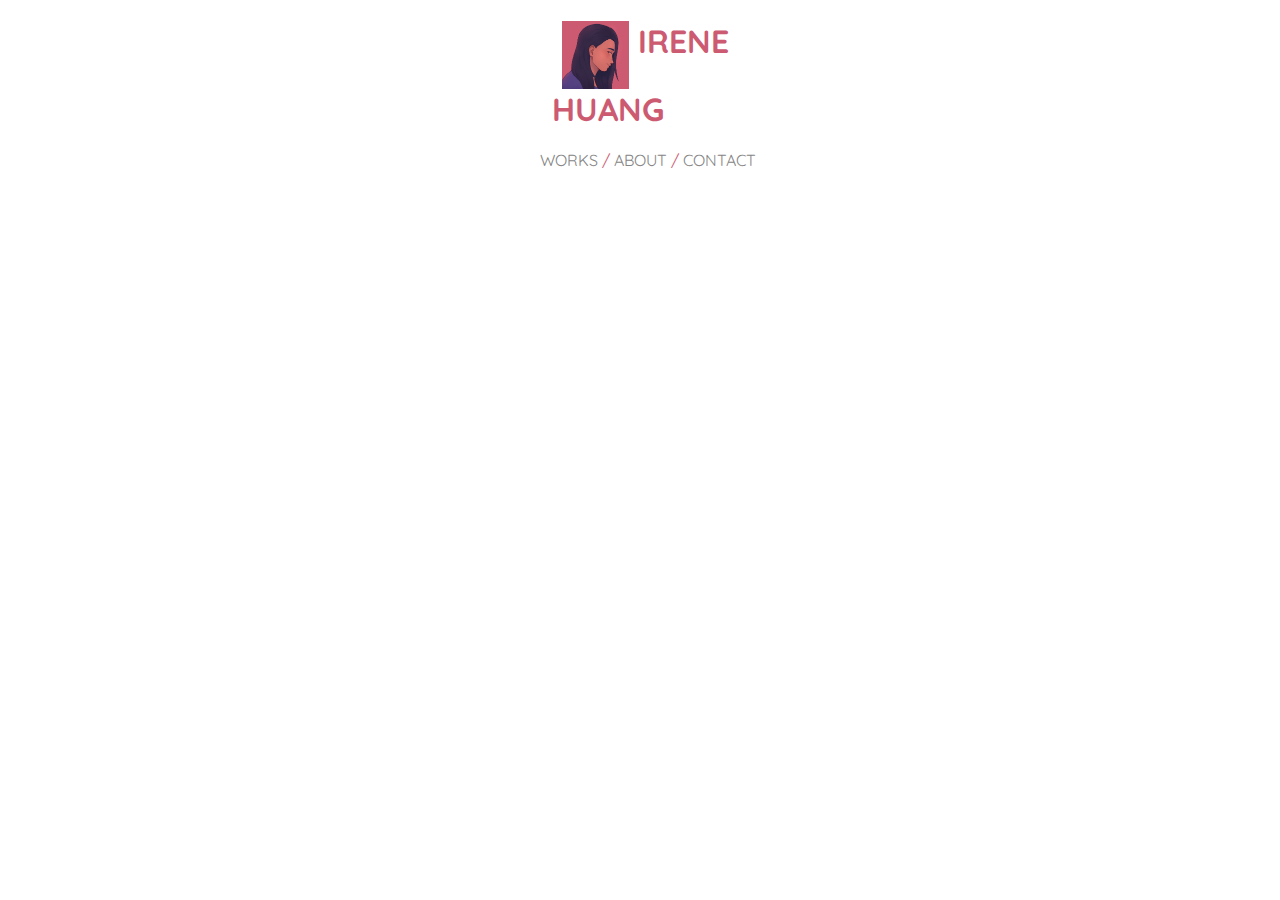
<file: personal-portfolio/p.html>
<!DOCTYPE HTML>
<html lang="en">

<head>
  <title>PORTFOLIO</title>
  <meta charset="UTF-8">
  <link rel="stylesheet" type="text/css" href="s.css">
  <link rel="stylesheet" href="https://fonts.googleapis.com/css?family=Quicksand">
</head>

<body>
  <div class="header">
    <div class="ugh">
      <img src="me.png">
      <h1>IRENE HUANG</h1>
    </div>
    <p><a href="index.html">WORKS</a> / <a href="a.html">ABOUT</a> / <a href="mailto:468sha@gmail.com">CONTACT</a></p>
  </div>

  <div class="main">
    <iframe width="500px" height="600px" src="https://editor.p5js.org/ihuang/embed/5fmrYFfwg"></iframe>
</body>

</html>
</file>
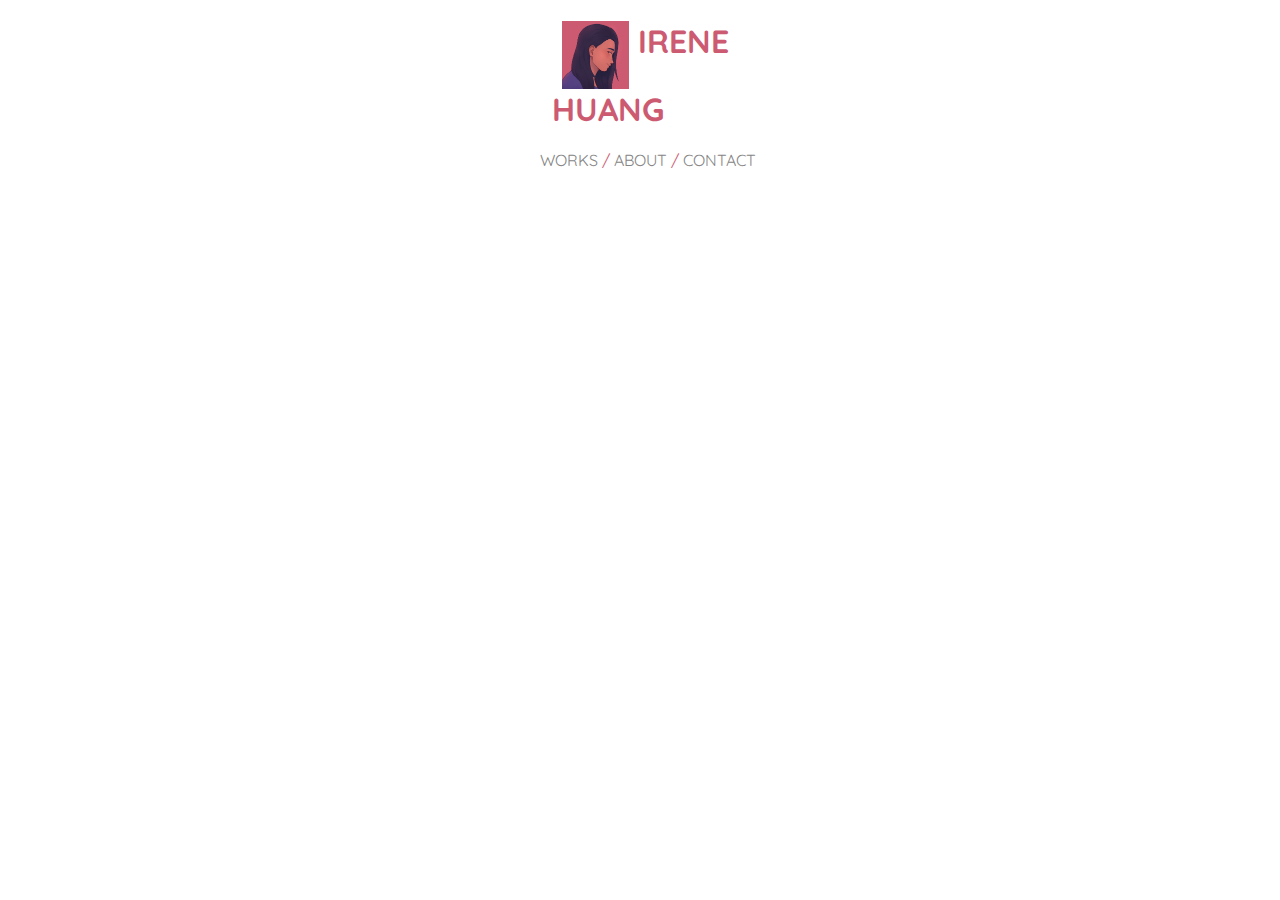
<file: personal-portfolio/v.html>
<!DOCTYPE HTML>
<html lang="en">

<head>
  <title>PORTFOLIO</title>
  <meta charset="UTF-8">
  <link rel="stylesheet" type="text/css" href="s.css">
  <link rel="stylesheet" href="https://fonts.googleapis.com/css?family=Quicksand">
</head>

<body>
  <div class="header">
    <div class="ugh">
      <img src="me.png">
      <h1>IRENE HUANG</h1>
    </div>
    <p><a href="index.html">WORKS</a> / <a href="a.html">ABOUT</a> / <a href="mailto:468sha@gmail.com">CONTACT</a></p>
  </div>

  <div class="main">
    <iframe width="1120" height="630" src="https://www.youtube-nocookie.com/embed/wkYVE2-RTwI" allow="accelerometer; autoplay; clipboard-write; encrypted-media; gyroscope; picture-in-picture" allowfullscreen></iframe>
  </div>
</body>

</html>
</file>
<file: style.css>
body {
  background-image: url("/img/bg.png");
  background-position: center;
  color: #ffffff;
  font-family: arial;
}
h3 {
  text-align: center;
}
#container {
  width: 70%;
  margin: auto;
  display: block;
}
#left {
  float: left;
  margin: 10px;
  width: 300px;
}
#stanza5 {
  text-align: right;
}

#stanza6 {
  text-align: center;
}
</file>
<file: personal-portfolio/s.css>
body {
  font-family: "Quicksand";
}

img {
  width: 100%;
  margin: auto;
  display: block;
}

iframe {
  border: none;
  margin: auto;
  display: block;
}

.header {
  background-color: #FFF;
  color: #CC5A71;
  text-align: center;
  position: fixed;
  top: 0;
  width: 100%;
  z-index: 999;
}

.header a {
  color: #858585;
  text-decoration: none;
}

.header a:hover {
  color: #B8B8B8;
  transition: .5s ease;
}

.ugh {
  text-align: left;
  width: 15%;
  margin: auto;
}

.ugh img {
  width: 35%;
  float: left;
  margin-left: 5%;
  margin-right: 5%;
}

.main {
  width: 90%;
  margin: auto;
  margin-top: 170px;
  display: block;
}

.left {
  width: 50%;
  float: left;
  display: inline-block;
}

.right {
  width: 50%;
  float: right;
  display: inline-block;
}

.lol {
  width: 50%;
  margin: auto;
}

.content {
  margin: auto;
  margin-bottom: 50px;
}

.container {
  width: 80%;
  position: relative;
}

.overlay {
  width: 100%;
  height: 100%;
  position: absolute;
  top: 0;
  bottom: 0;
  left: 0;
  right: 0;
  opacity: 0;
  transition: .5s ease;
  background-color: #00000075;
}

.txt {
  color: #FFF;
  font-size: 25px;
  text-align: center;
  position: absolute;
  top: 50%;
  left: 50%;
  -webkit-transform: translate(-50%, -50%);
  -ms-transform: translate(-50%, -50%);
  transform: translate(-50%, -50%);
}

.container:hover .overlay {
  opacity: 1;
}
</file>
